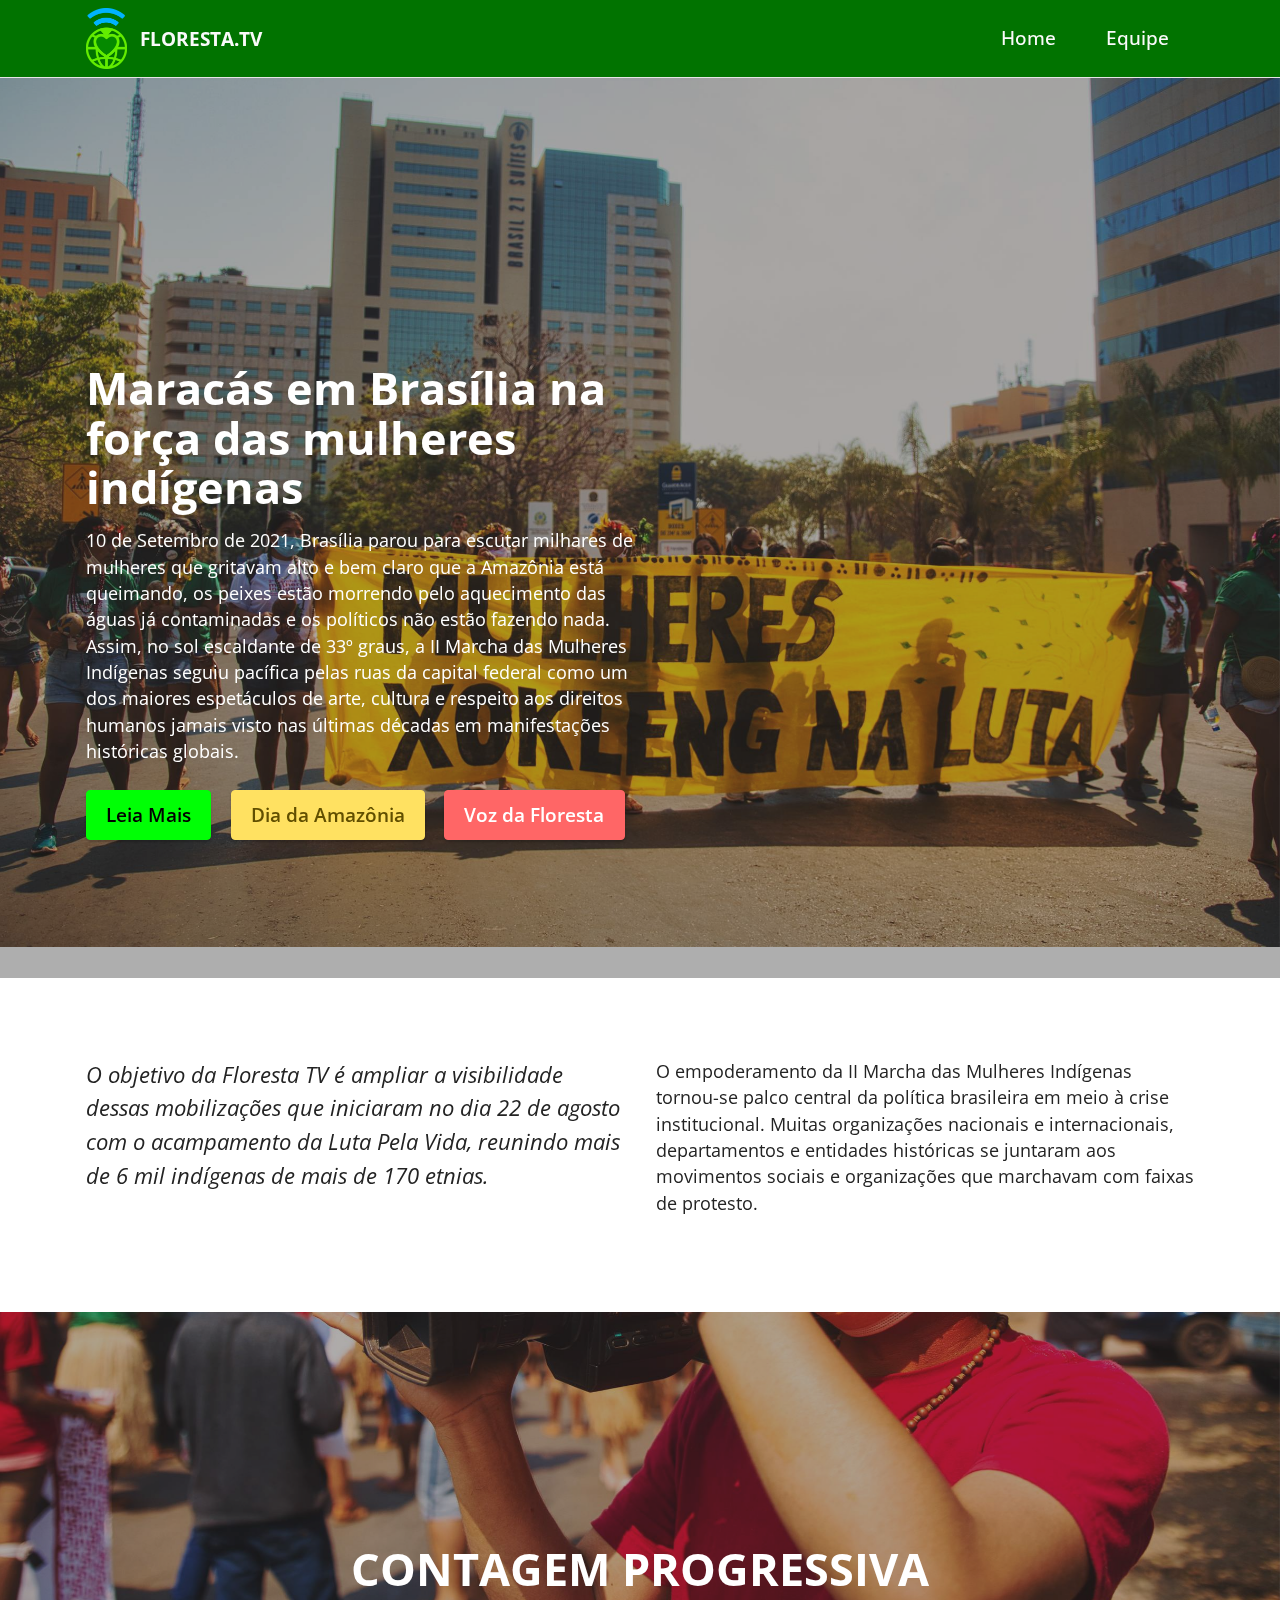
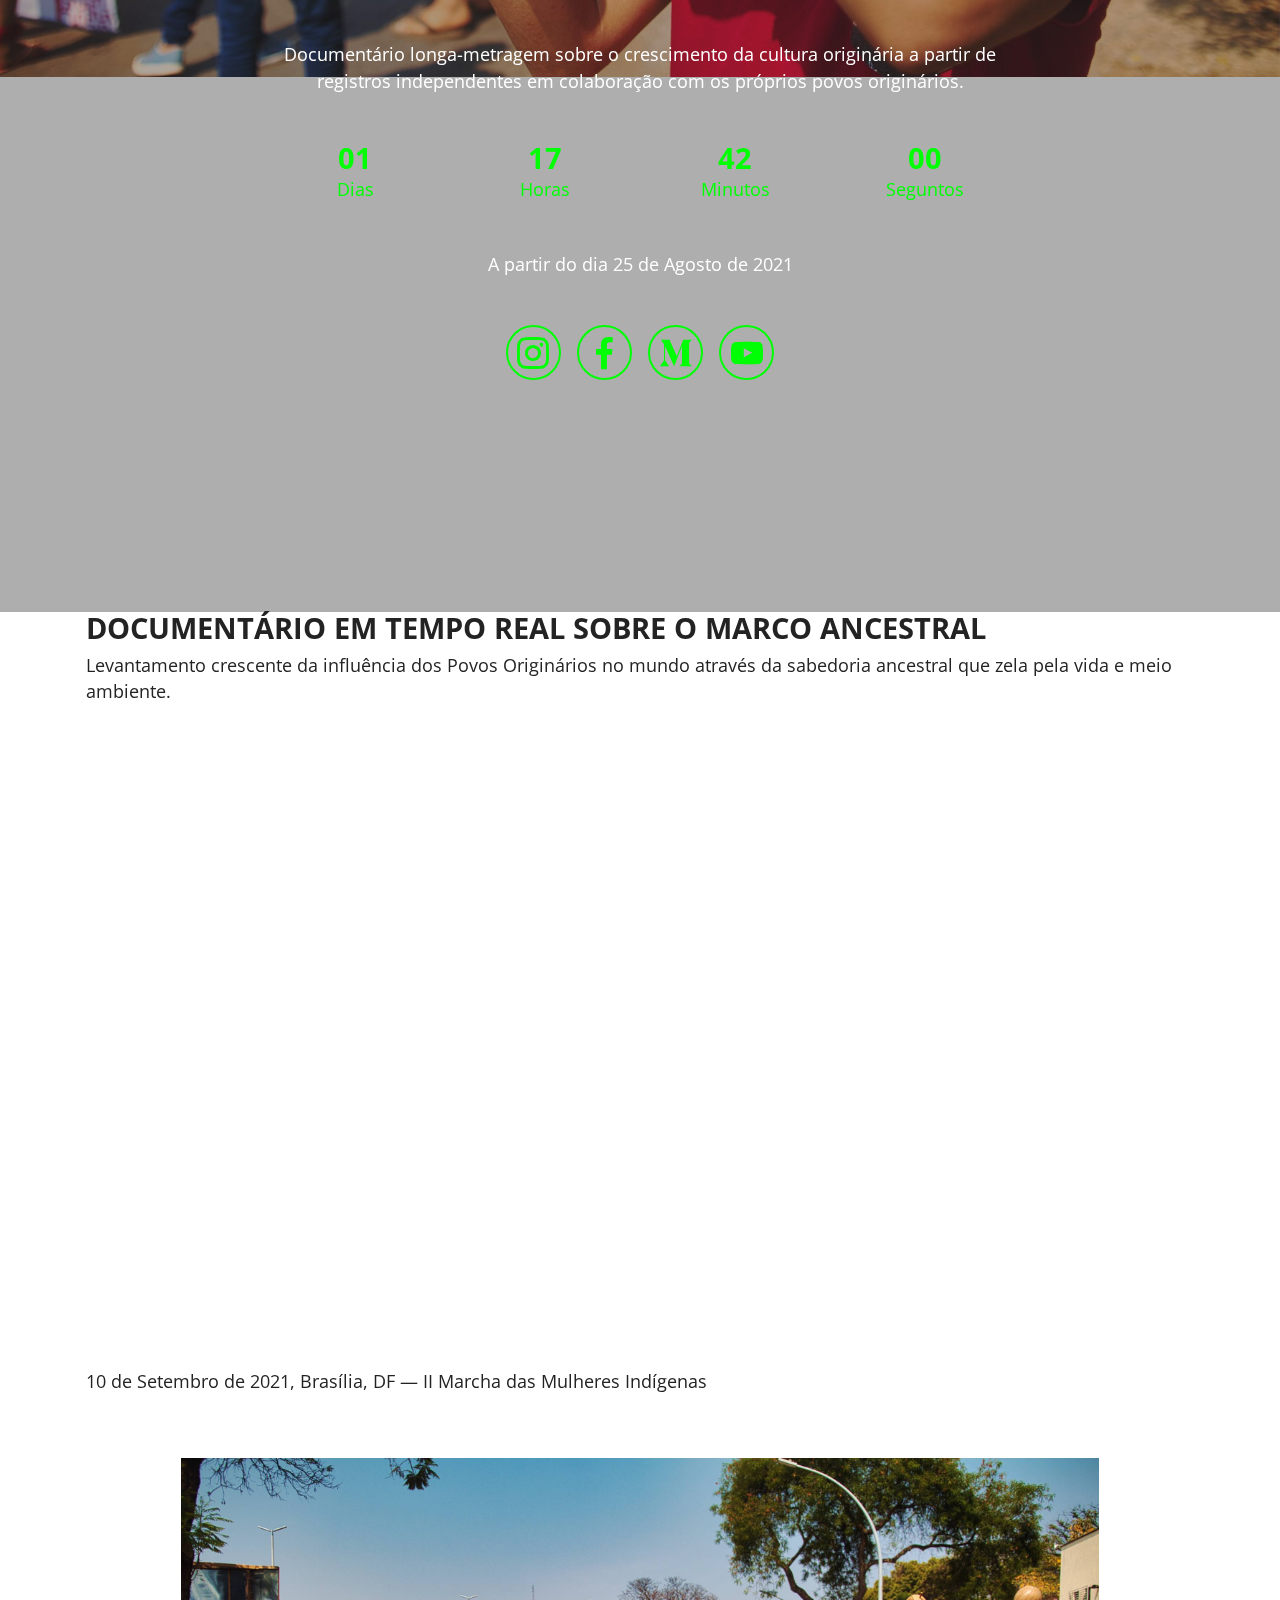
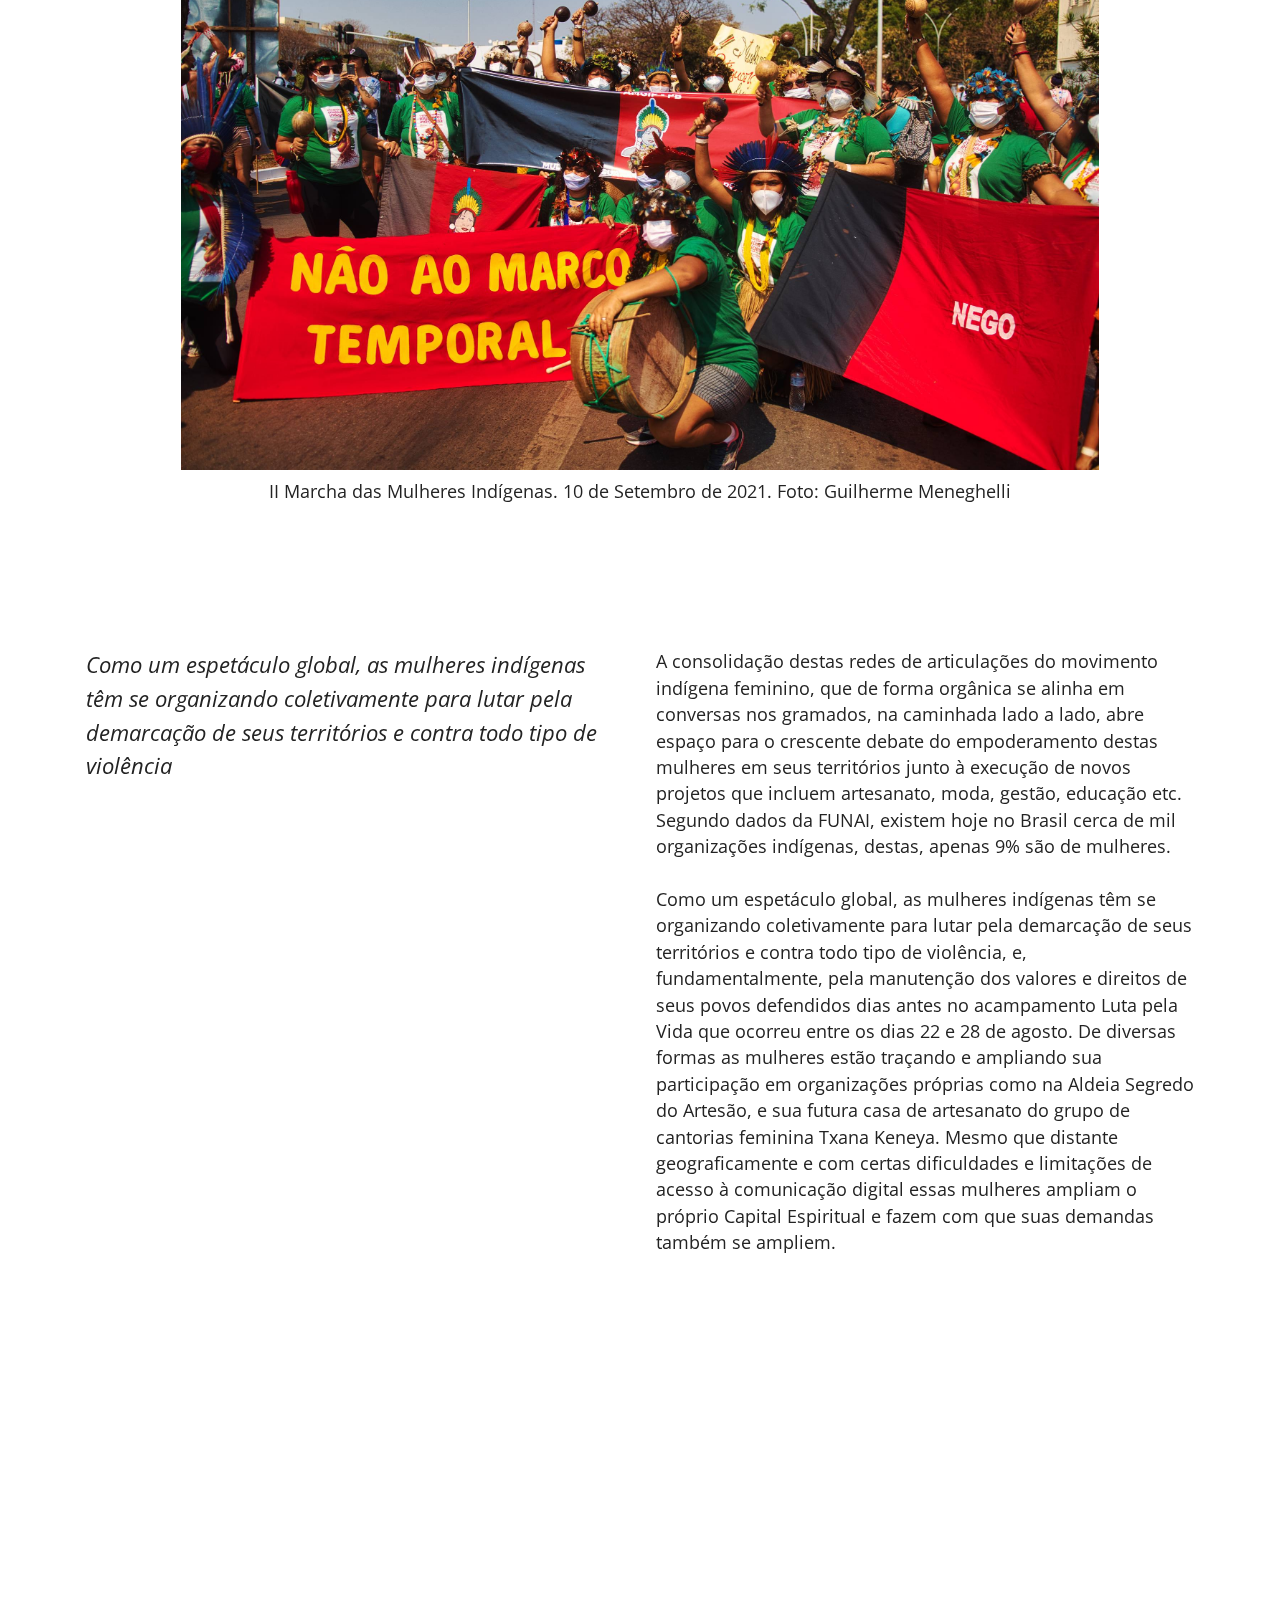
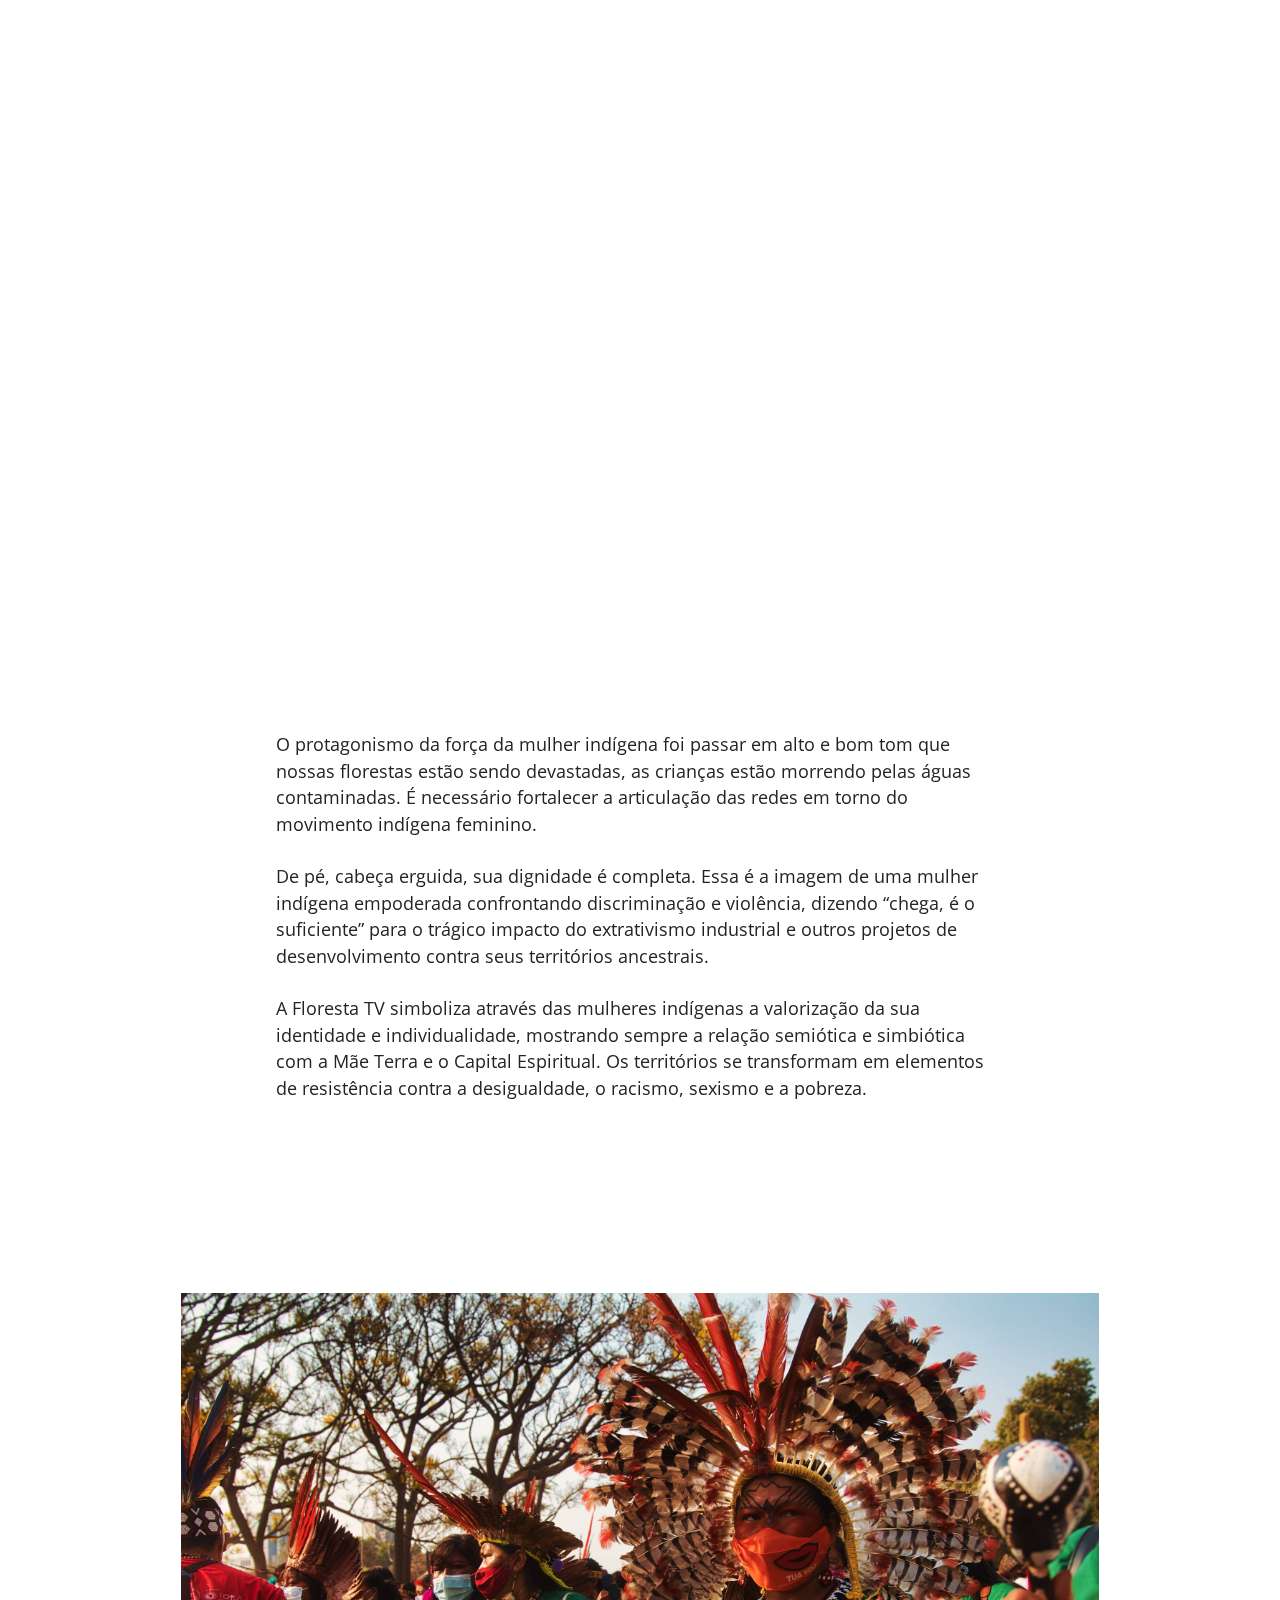
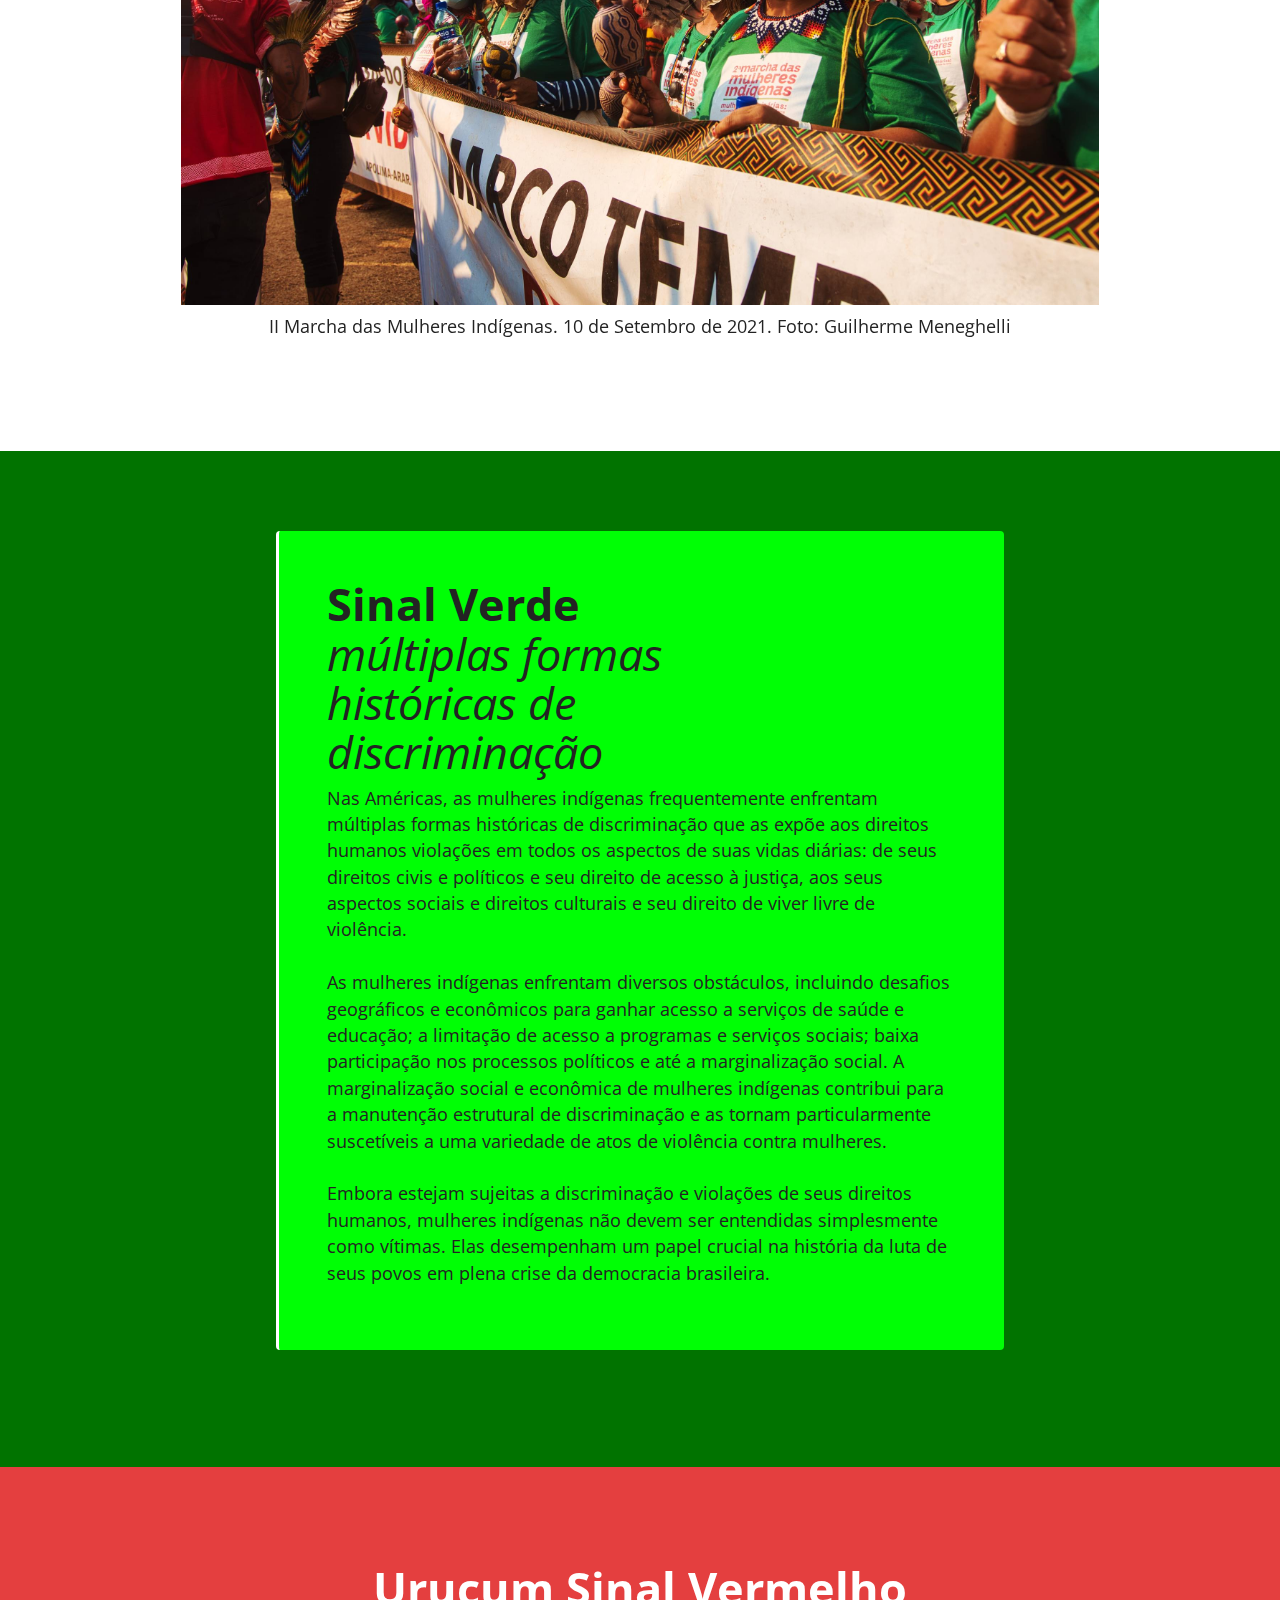
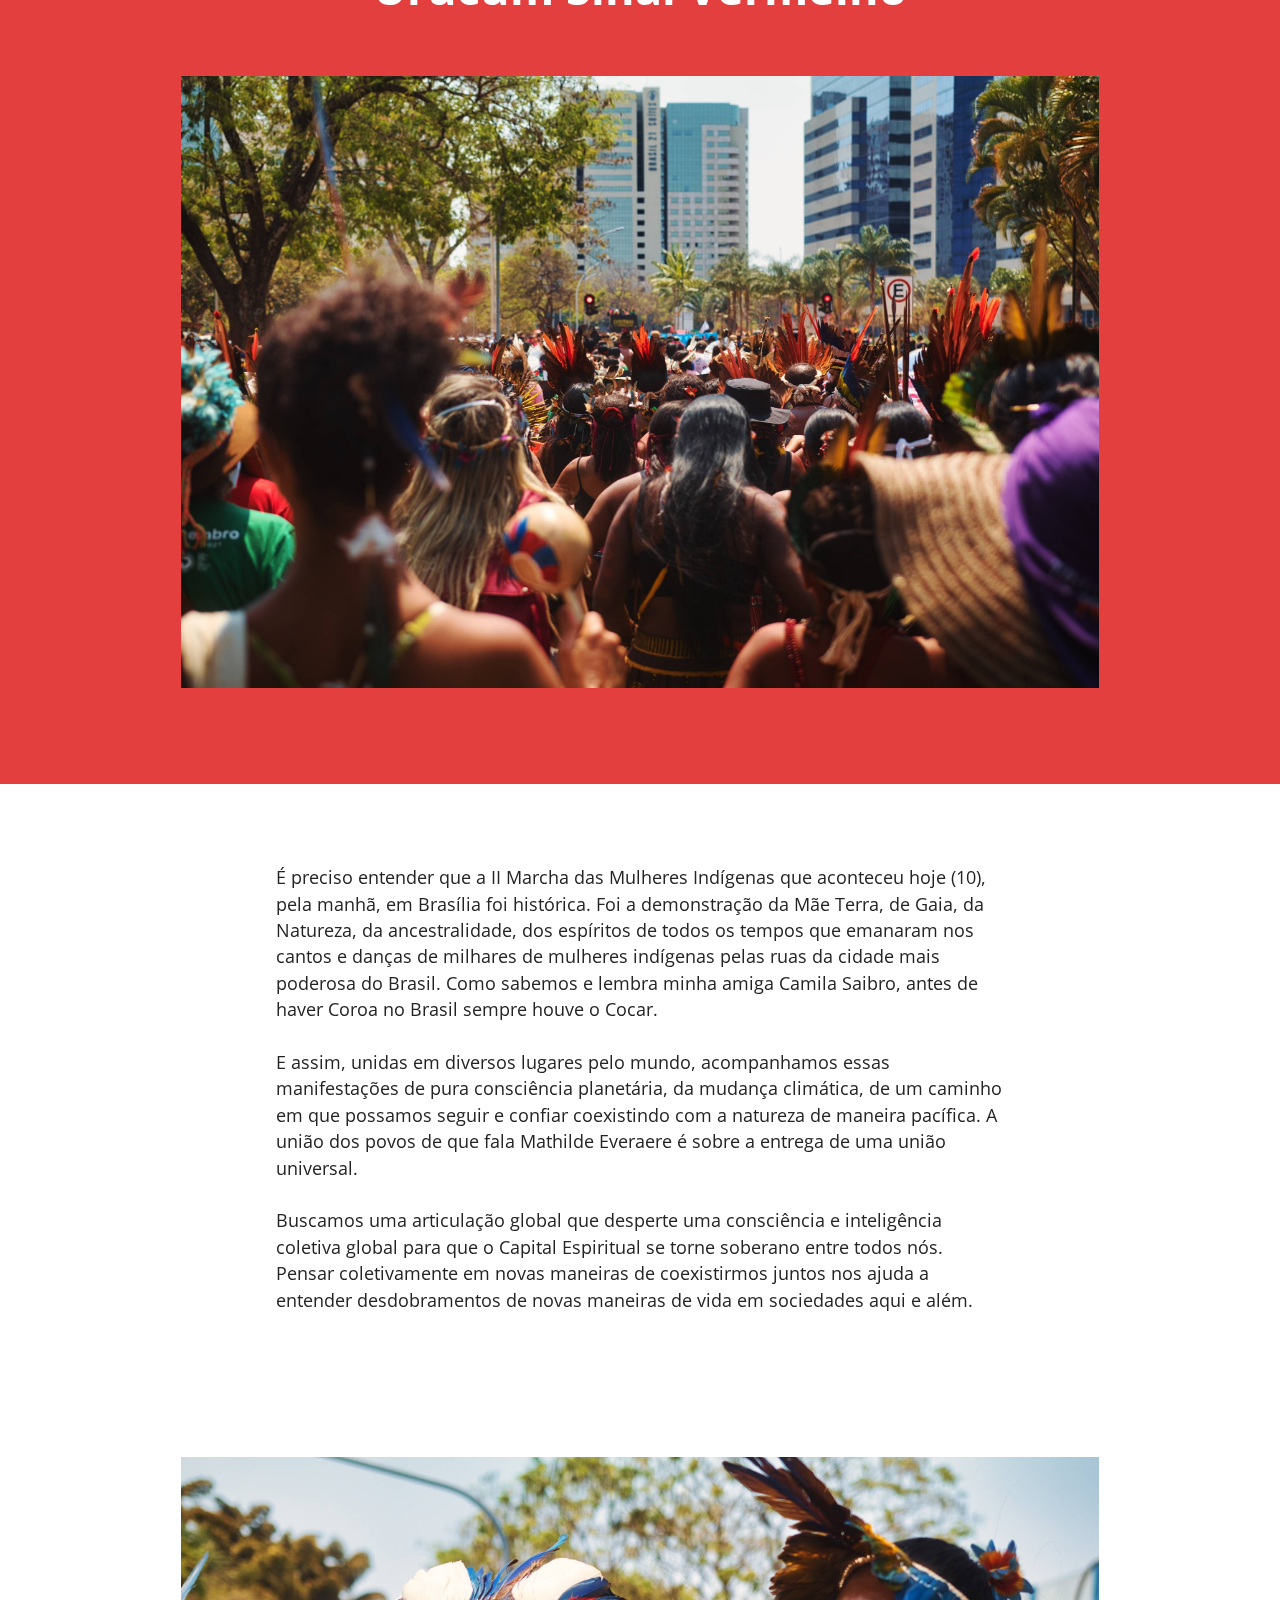
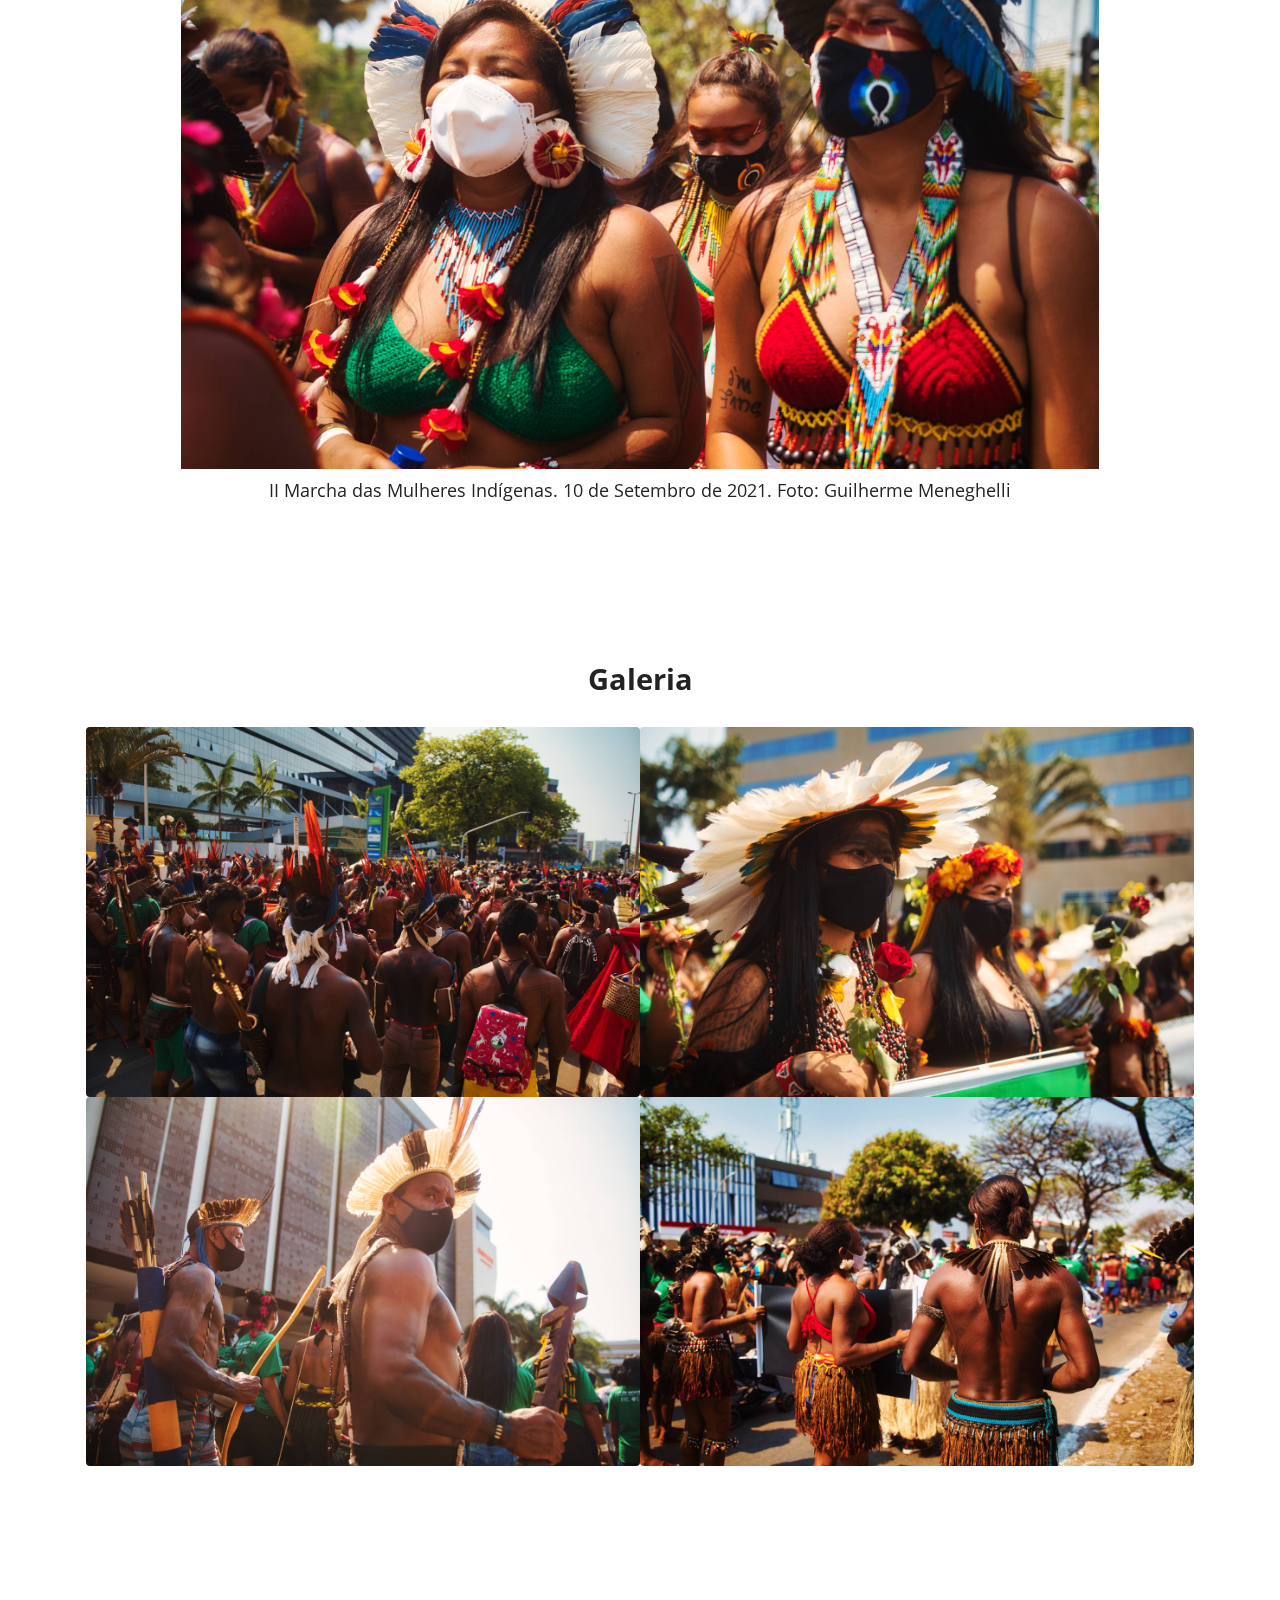
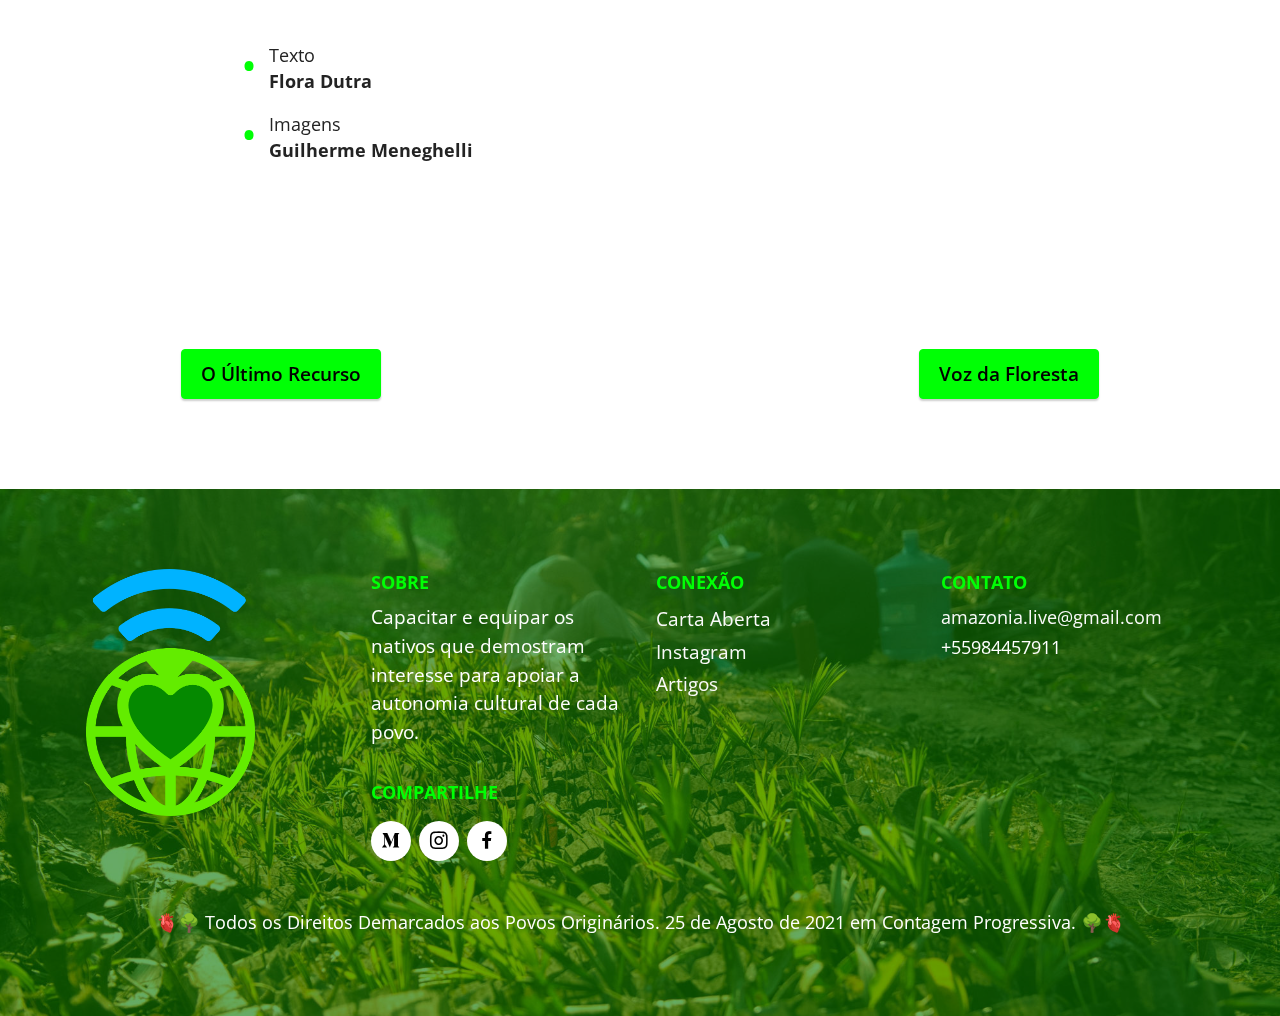
<file: index.html>
<!DOCTYPE html>
<html  >
<head>
  
  <meta charset="UTF-8">
  <meta http-equiv="X-UA-Compatible" content="IE=edge">
  
  <meta name="twitter:card" content="summary_large_image"/>
  <meta name="twitter:image:src" content="assets/images/index-meta.jpeg">
  <meta property="og:image" content="assets/images/index-meta.jpeg">
  <meta name="twitter:title" content="Maracá em Brasília na força das mulheres indígenas — Floresta.TV">
  <meta name="viewport" content="width=device-width, initial-scale=1, minimum-scale=1">
  <link rel="shortcut icon" href="assets/images/floresta-tv-quadrado-128x128-1.png" type="image/x-icon">
  <meta name="description" content="Brasília parou para escutar milhares de mulheres que gritavam alto e bem claro que a Amazônia está queimando, os peixes estão morrendo pelo aquecimento das águas já contaminadas e os políticos não estão fazendo nada.  Assim, no sol escaldante de 33º graus, a II Marcha das Mulheres Indígenas seguiu pacífica pelas ruas da capital federal como um dos maiores espetáculos de arte, cultura e respeito aos direitos humanos jamais visto nas últimas décadas em manifestações históricas globais.">
  
  
  <title>Maracás em Brasília na força das mulheres indígenas — Floresta.TV</title>
  <link rel="stylesheet" href="assets/bootstrap/css/bootstrap.min.css">
  <link rel="stylesheet" href="assets/bootstrap/css/bootstrap-grid.min.css">
  <link rel="stylesheet" href="assets/bootstrap/css/bootstrap-reboot.min.css">
  <link rel="stylesheet" href="assets/parallax/jarallax.css">
  <link rel="stylesheet" href="assets/dropdown/css/style.css">
  <link rel="stylesheet" href="assets/socicon/css/styles.css">
  <link rel="stylesheet" href="assets/theme/css/style.css">
  <link rel="preload" href="https://fonts.googleapis.com/css?family=Open+Sans:300,300i,400,400i,600,600i,700,700i,800,800i&display=swap" as="style" onload="this.onload=null;this.rel='stylesheet'">
  <noscript><link rel="stylesheet" href="https://fonts.googleapis.com/css?family=Open+Sans:300,300i,400,400i,600,600i,700,700i,800,800i&display=swap"></noscript>
  <link rel="preload" as="style" href="assets/mobirise/css/mbr-additional.css"><link rel="stylesheet" href="assets/mobirise/css/mbr-additional.css" type="text/css">
  
  
    <!-- Global site tag (gtag.js) - Google Analytics -->
<script async src="https://www.googletagmanager.com/gtag/js?id=G-87SZ1PJH34"></script>
<script>
  window.dataLayer = window.dataLayer || [];
  function gtag(){dataLayer.push(arguments);}
  gtag('js', new Date());

  gtag('config', 'G-87SZ1PJH34');
</script>
  

</head>
<body>
  
  <section data-bs-version="5.1" class="menu cid-s48OLK6784" once="menu" id="menu1-4y">
    
    <nav class="navbar navbar-dropdown navbar-expand-lg">
        <div class="container">
            <div class="navbar-brand">
                <span class="navbar-logo">
                    <a href="#">
                        <img src="assets/images/floresta-tv-2.png" alt="" style="height: 3.8rem;">
                    </a>
                </span>
                <span class="navbar-caption-wrap"><a class="navbar-caption text-white text-primary display-4" href="index.html">FLORESTA.TV</a></span>
            </div>
            <button class="navbar-toggler" type="button" data-toggle="collapse" data-bs-toggle="collapse" data-target="#navbarSupportedContent" data-bs-target="#navbarSupportedContent" aria-controls="navbarNavAltMarkup" aria-expanded="false" aria-label="Toggle navigation">
                <div class="hamburger">
                    <span></span>
                    <span></span>
                    <span></span>
                    <span></span>
                </div>
            </button>
            <div class="collapse navbar-collapse" id="navbarSupportedContent">
                <ul class="navbar-nav nav-dropdown nav-right" data-app-modern-menu="true"><li class="nav-item"><a class="nav-link link text-white text-primary display-4" href="index.html">Home</a></li><li class="nav-item"><a class="nav-link link text-white text-primary display-4" href="equipe.html">Equipe</a></li></ul>
                
                
            </div>
        </div>
    </nav>

</section>

<section data-bs-version="5.1" class="header4 cid-sIE2A8p4oe mbr-fullscreen mbr-parallax-background" id="header4-58">

    
    <div class="mbr-overlay"></div>
    <div class="container">
        <div class="row">
            <div class="content-wrap">
                <h1 class="mbr-section-title mbr-fonts-style mbr-white mb-3 display-1"><strong>Maracás em Brasília na força das mulheres indígenas</strong></h1>
                
                <p class="mbr-fonts-style mbr-text mbr-white mb-3 display-7">10 de Setembro de 2021, Brasília parou para escutar milhares de mulheres que gritavam alto e bem claro que a Amazônia está queimando, os peixes estão morrendo pelo aquecimento das águas já contaminadas e os políticos não estão fazendo nada.  Assim, no sol escaldante de 33º graus, a II Marcha das Mulheres Indígenas seguiu pacífica pelas ruas da capital federal como um dos maiores espetáculos de arte, cultura e respeito aos direitos humanos jamais visto nas últimas décadas em manifestações históricas globais. 
                </p>

                <div class="mbr-section-btn"><a class="btn btn-primary display-4" href="index.html#content10-59">Leia Mais</a> <a class="btn btn-warning display-4" href="dia-da-amazonia.html">Dia da Amazônia</a> <a class="btn btn-secondary display-4" href="voz-da-floresta.html">Voz da Floresta</a></div>
            </div>
        </div>
    </div>
</section>

<section data-bs-version="5.1" class="content10 cid-sIE3aAGZPv" id="content10-59">
    
    <div class="container">
        <div class="row justify-content-center">
            <div class="col-12 col-md">
                
                <h6 class="mbr-section-subtitle mbr-fonts-style mb-4 display-5"><em>O objetivo da Floresta TV é ampliar a visibilidade dessas mobilizações que iniciaram no dia 22 de agosto com o acampamento da Luta Pela Vida, reunindo mais de 6 mil indígenas de mais de 170 etnias.&nbsp;</em></h6>
            </div>
            <div class="col-md-12 col-lg-6">
                <p class="mbr-text mbr-fonts-style display-7">O empoderamento da II Marcha das Mulheres Indígenas tornou-se palco central da política brasileira em meio à crise institucional. Muitas organizações nacionais e internacionais, departamentos e entidades históricas se juntaram aos movimentos sociais e organizações que marchavam com faixas de protesto.</p>
            </div>
        </div>
    </div>
</section>

<section data-bs-version="5.1" class="countdown4 cid-sIE1ZQkHOj mbr-fullscreen mbr-parallax-background" id="countdown4-50">
    
    <div class="mbr-overlay" style="opacity: 0.4; background-color: rgb(53, 53, 53);">
    </div>
    <div class="container">
        <div class="row justify-content-center">
            <div class="col-lg-8">
                <h3 class="mbr-section-title mb-5 align-center mbr-fonts-style display-1">
                    <strong>CONTAGEM PROGRESSIVA</strong></h3>
                <h4 class="mbr-section-subtitle mb-5 align-center mbr-fonts-style display-7">Documentário longa-metragem sobre o crescimento da cultura originária a partir de registros independentes em colaboração com os próprios povos originários.</h4>
                <div class="countdown-cont align-center mb-5">
                    <div class="daysCountdown col-xs-3 col-sm-3 col-md-3" title="Dias"></div>
                    <div class="hoursCountdown col-xs-3 col-sm-3 col-md-3" title="Horas"></div>
                    <div class="minutesCountdown col-xs-3 col-sm-3 col-md-3" title="Minutos"></div>
                    <div class="secondsCountdown col-xs-3 col-sm-3 col-md-3" title="Seguntos"></div>
                    <div class="countdown" data-due-date="2021/08/25"></div>
                </div>
                <p class="mbr-text mb-5 align-center mbr-fonts-style display-7">A partir do dia 25 de Agosto de 2021</p>
                <div class="icons-menu row justify-content-center display-7">
                    
                    
                    
                    
                <div class="soc-item col-auto">
                        <a href="https://instagram.com/florestatv" target="_blank" class="social__link">
                            <span class="mbr-iconfont socicon-instagram socicon"></span>
                        </a>
                    </div><div class="soc-item col-auto">
                        <a href="https://facebook.com/florestatv" target="_blank" class="social__link">
                            <span class="mbr-iconfont socicon-facebook socicon"></span>
                        </a>
                    </div><div class="soc-item col-auto">
                        <a href="http://medium.com/florestatv" target="_blank" class="social__link">
                            <span class="mbr-iconfont socicon-medium socicon"></span>
                        </a>
                    </div><div class="soc-item col-auto">
                        <a href="https://youtube.com/recnplay" target="_blank" class="social__link">
                            <span class="mbr-iconfont socicon-youtube socicon"></span>
                        </a>
                    </div></div>
                
            </div>
        </div>
    </div>
</section>

<section data-bs-version="5.1" class="video2 cid-sIPvr0qXGo" id="video2-5h">
    
    
    <div class="container">
        <div class="mbr-section-head">
            <h4 class="mbr-section-title mbr-fonts-style mb-0 display-2"><strong>DOCUMENTÁRIO EM TEMPO REAL SOBRE O MARCO ANCESTRAL</strong></h4>
            <h5 class="mbr-section-subtitle mbr-fonts-style mb-0 mt-2 display-7">Levantamento crescente da influência dos Povos Originários no mundo através da sabedoria ancestral que zela pela vida e meio ambiente.</h5>
        </div>
        <div class="row justify-content-center mt-4">
            <div class="col-12 col-md-12 video-block">
                <div class="video-wrapper"><iframe class="mbr-embedded-video" src="https://www.youtube.com/embed/Q_yIh9lwIWc?rel=0&amp;amp;showinfo=0&amp;autoplay=0&amp;loop=0" width="1280" height="720" frameborder="0" allowfullscreen></iframe></div>
                <p class="mbr-text pt-2 mbr-fonts-style display-7">10 de Setembro de 2021, Brasília, DF — II Marcha das Mulheres Indígenas&nbsp;</p>
            </div>
        </div>
    </div>
</section>

<section data-bs-version="5.1" class="image3 cid-sIE28w8ORe" id="image3-55">
    

    

    <div class="container">
        <div class="row justify-content-center">
            <div class="col-12 col-lg-10">
                <div class="image-wrapper">
                    <img src="assets/images/mg-1369-xn.jpg" alt="">
                    <p class="mbr-description mbr-fonts-style mt-2 align-center display-7">II Marcha das Mulheres Indígenas. 10 de Setembro de 2021. Foto: Guilherme Meneghelli</p>
                </div>
            </div>
        </div>
    </div>
</section>

<section data-bs-version="5.1" class="content10 cid-sIE271WeJk" id="content10-54">
    
    <div class="container">
        <div class="row justify-content-center">
            <div class="col-12 col-md">
                
                <h6 class="mbr-section-subtitle mbr-fonts-style mb-4 display-5"><em>Como um espetáculo global, as mulheres indígenas têm se organizando coletivamente para lutar pela demarcação de seus territórios e contra todo tipo de violência</em></h6>
            </div>
            <div class="col-md-12 col-lg-6">
                <p class="mbr-text mbr-fonts-style display-7">A consolidação destas redes de articulações do movimento indígena feminino, que de forma orgânica se alinha em conversas nos gramados, na caminhada lado a lado, abre espaço para o crescente debate do empoderamento destas mulheres em seus territórios junto à execução de novos projetos que incluem artesanato, moda, gestão, educação etc. Segundo dados da FUNAI, existem hoje no Brasil cerca de mil organizações indígenas, destas, apenas 9% são de mulheres.<br><br>Como um espetáculo global, as mulheres indígenas têm se organizando coletivamente para lutar pela demarcação de seus territórios e contra todo tipo de violência, e, fundamentalmente, pela manutenção dos valores e direitos de seus povos defendidos dias antes no acampamento Luta pela Vida que ocorreu entre os dias 22 e 28 de agosto. De diversas formas as mulheres estão traçando e ampliando sua participação em organizações próprias como na Aldeia Segredo do Artesão, e sua futura casa de artesanato do grupo de cantorias feminina Txana Keneya. Mesmo que distante geograficamente e com certas dificuldades e limitações de acesso à comunicação digital essas mulheres ampliam o próprio Capital Espiritual e fazem com que suas demandas também se ampliem.&nbsp;<br> </p>
            </div>
        </div>
    </div>
</section>

<section data-bs-version="5.1" class="header4 cid-sIE6ymfAWN mbr-fullscreen mbr-parallax-background" id="header4-5g">

    
    
    <div class="container-fluid">
        <div class="row">
            <div class="content-wrap">
                
                
                

                
            </div>
        </div>
    </div>
</section>

<section data-bs-version="5.1" class="content5 cid-sIE22SnT9Q" id="content5-51">
    
    <div class="container">
        <div class="row justify-content-center">
            <div class="col-md-12 col-lg-8">
                
                
                <p class="mbr-text mbr-fonts-style display-7">O protagonismo da força da mulher indígena foi passar em alto e bom tom que nossas florestas estão sendo devastadas, as crianças estão morrendo pelas águas contaminadas. É necessário fortalecer a articulação das redes em torno do movimento indígena feminino. <br><br>De pé, cabeça erguida, sua dignidade é completa. Essa é a imagem de uma mulher indígena empoderada confrontando discriminação e violência, dizendo “chega, é o suficiente” para o trágico impacto do extrativismo industrial e outros projetos de desenvolvimento contra seus territórios ancestrais.<br> <br>A Floresta TV simboliza através das mulheres indígenas a valorização da sua identidade e individualidade, mostrando sempre a relação semiótica e simbiótica com a Mãe Terra e o Capital Espiritual. Os territórios se transformam em elementos de resistência contra a desigualdade, o racismo, sexismo e a pobreza.&nbsp;</p>
            </div>
        </div>
    </div>
</section>

<section data-bs-version="5.1" class="image3 cid-sIE4fTl447" id="image3-5a">
    

    

    <div class="container">
        <div class="row justify-content-center">
            <div class="col-12 col-lg-10">
                <div class="image-wrapper">
                    <img src="assets/images/mg-1261-xn.jpg" alt="">
                    <p class="mbr-description mbr-fonts-style mt-2 align-center display-7">
                        II Marcha das Mulheres Indígenas. 10 de Setembro de 2021. Foto: Guilherme Meneghelli</p>
                </div>
            </div>
        </div>
    </div>
</section>

<section data-bs-version="5.1" class="content7 cid-sIE26lGBFU" id="content7-53">
    
    <div class="container">
        <div class="row justify-content-center">
            <div class="col-12 col-md-8">
                <blockquote>
                <h5 class="mbr-section-title mbr-fonts-style mb-2 display-1"><strong>Sinal Verde</strong><br><em>múltiplas formas<br>históricas de<br>discriminação</em></h5>
                <p class="mbr-text mbr-fonts-style display-7">Nas Américas, as mulheres indígenas frequentemente enfrentam múltiplas formas históricas de discriminação que as expõe aos direitos humanos violações em todos os aspectos de suas vidas diárias: de seus direitos civis e políticos e seu direito de acesso à justiça, aos seus aspectos sociais e direitos culturais e seu direito de viver livre de violência.<br><br>As mulheres indígenas enfrentam diversos obstáculos, incluindo desafios geográficos e econômicos para ganhar acesso a serviços de saúde e educação; a limitação de acesso a programas e serviços sociais; baixa participação nos processos políticos e até a marginalização social. A marginalização social e econômica de mulheres indígenas contribui para a manutenção estrutural de discriminação e as tornam particularmente suscetíveis a uma variedade de atos de violência contra mulheres.<br><br>Embora estejam sujeitas a discriminação e violações de seus direitos humanos, mulheres indígenas não devem ser entendidas simplesmente como vítimas. Elas desempenham um papel crucial na história da luta de seus povos em plena crise da democracia brasileira.<br></p></blockquote>
            </div>
        </div>
    </div>
</section>

<section data-bs-version="5.1" class="info1 cid-sIE2aIwI9X" id="info1-56">
    
    
    <div class="align-center container">
        <div class="row justify-content-center">
            <div class="col-12 col-lg-8">
                <h3 class="mbr-section-title mb-4 mbr-fonts-style display-1"><strong>Urucum Sinal Vermelho</strong></h3>
                
                
            </div>
        </div>
    </div>
</section>

<section data-bs-version="5.1" class="image3 cid-sIE2bhmkPJ" id="image3-57">
    

    

    <div class="container">
        <div class="row justify-content-center">
            <div class="col-12 col-lg-10">
                <div class="image-wrapper">
                    <img src="assets/images/mg-1469-xn.jpg" alt="">
                    
                </div>
            </div>
        </div>
    </div>
</section>

<section data-bs-version="5.1" class="content5 cid-sIE5vmKHLt" id="content5-5c">
    
    <div class="container">
        <div class="row justify-content-center">
            <div class="col-md-12 col-lg-8">
                
                
                <p class="mbr-text mbr-fonts-style display-7">É preciso entender que a II Marcha das Mulheres Indígenas que aconteceu hoje (10), pela manhã, em Brasília foi histórica. Foi a demonstração da Mãe Terra, de Gaia, da Natureza, da ancestralidade, dos espíritos de todos os tempos que emanaram nos cantos e danças de milhares de mulheres indígenas pelas ruas da cidade mais poderosa do Brasil. Como sabemos e lembra minha amiga Camila Saibro, antes de haver Coroa no Brasil sempre houve o Cocar.<br><br>E assim, unidas em diversos lugares pelo mundo, acompanhamos essas manifestações de pura consciência planetária, da mudança climática, de um caminho em que possamos seguir e confiar coexistindo com a natureza de maneira pacífica. A união dos povos de que fala Mathilde Everaere é sobre a entrega de uma união universal.<br><br>Buscamos uma articulação global que desperte uma consciência e inteligência coletiva global para que o Capital Espiritual se torne soberano entre todos nós. Pensar coletivamente em novas maneiras de coexistirmos juntos nos ajuda a entender desdobramentos de novas maneiras de vida em sociedades aqui e além.</p>
            </div>
        </div>
    </div>
</section>

<section data-bs-version="5.1" class="image3 cid-sIE5JozcXk" id="image3-5d">
    

    

    <div class="container">
        <div class="row justify-content-center">
            <div class="col-12 col-lg-10">
                <div class="image-wrapper">
                    <img src="assets/images/mg-1463-xn.jpg" alt="">
                    <p class="mbr-description mbr-fonts-style mt-2 align-center display-7">II Marcha das Mulheres Indígenas. 10 de Setembro de 2021. Foto: Guilherme Meneghelli</p>
                </div>
            </div>
        </div>
    </div>
</section>

<section data-bs-version="5.1" class="gallery1 cid-sIE67LwxTo" id="gallery1-5e">
    
    
    <div class="container">
        <div class="mbr-section-head">
            <h4 class="mbr-section-title mbr-fonts-style align-center mb-0 display-2">
                <strong>Galeria</strong></h4>
            
        </div>
        <div class="row mt-4">
            <div class="item features-image сol-12 col-md-6 col-lg-6">
                <div class="item-wrapper">
                    <div class="item-img">
                        <img src="assets/images/mg-1311-xn.jpg" alt="">
                    </div>
                    
                    
                </div>
            </div>
            <div class="item features-image сol-12 col-md-6 col-lg-6">
                <div class="item-wrapper">
                    <div class="item-img">
                        <img src="assets/images/mg-1312-xn.jpg" alt="">
                    </div>
                    
                    
                </div>
            </div>
            <div class="item features-image сol-12 col-md-6 col-lg-6">
                <div class="item-wrapper">
                    <div class="item-img">
                        <img src="assets/images/mg-1321-xn.jpg" alt="">
                    </div>
                    
                    
                </div>
            </div>
            <div class="item features-image сol-12 col-md-6 col-lg-6">
                <div class="item-wrapper">
                    <div class="item-img">
                        <img src="assets/images/mg-1344-xn.jpg" alt="" title="">
                    </div>
                    
                    
                </div>
            </div>
        </div>
    </div>
</section>

<section data-bs-version="5.1" class="content14 cid-sIE6o1cNum" id="content14-5f">
    
    
    
    <div class="container">
        <div class="row justify-content-center">
            <div class="col-md-12 col-lg-9">
                    
                <ul class="list mbr-fonts-style display-7">
                    <li>Texto<br><strong>Flora Dutra</strong></li><li>Imagens<br><strong>Guilherme Meneghelli</strong></li>
                </ul>
            </div>
        </div>
    </div>
</section>

<section data-bs-version="5.1" class="content12 cid-sIE1RRtxoO" id="content12-4z">
    
    <div class="container">
        <div class="row justify-content-center">
            <div class="col-md-12 col-lg-10">
                <div class="mbr-section-btn align-center"><a class="btn btn-primary display-4" href="o-ultimo-recurso.html">O Último Recurso</a>
                    <a class="btn btn-primary display-4" href="voz-da-floresta.html">Voz da Floresta</a></div>
            </div>
        </div>
    </div>
</section>

<section data-bs-version="5.1" class="footer4 cid-sHLW0I0p1a" once="footers" id="footer4-4x">

    
    <div class="mbr-overlay" style="opacity: 0.6; background-color: rgb(1, 115, 0);"></div>
    <div class="container">
        <div class="row mbr-white">
            <div class="col-6 col-lg-3">
                <div class="media-wrap col-md-8 col-12">
                    <a href="#">
                        <img src="assets/images/floresta-tv-2.png" alt="">
                    </a>
                </div>
            </div>
            <div class="col-12 col-md-6 col-lg-3">
                <h5 class="mbr-section-subtitle mbr-fonts-style mb-2 display-7"><strong>SOBRE</strong></h5>
                <p class="mbr-text mbr-fonts-style mb-4 display-4">
                    Capacitar e equipar os nativos que demostram interesse para apoiar a autonomia cultural de cada povo.</p>
                <h5 class="mbr-section-subtitle mbr-fonts-style mb-3 display-7">
                    <strong>COMPARTILHE</strong></h5>
                <div class="social-row display-7">
                    <div class="soc-item">
                        <a href="http://medium.com/florestatv" target="_blank">
                            <span class="mbr-iconfont socicon-medium socicon"></span>
                        </a>
                    </div>
                    <div class="soc-item">
                        <a href="https://www.instagram.com/florestatv/" target="_blank">
                            <span class="mbr-iconfont socicon-instagram socicon"></span>
                        </a>
                    </div>
                    <div class="soc-item">
                        <a href="http://facebook.com/florestatv" target="_blank">
                            <span class="mbr-iconfont socicon-facebook socicon"></span>
                        </a>
                    </div>
                    
                </div>
            </div>
            <div class="col-12 col-md-6 col-lg-3">
                <h5 class="mbr-section-subtitle mbr-fonts-style mb-2 display-7"><strong>CONEXÃO</strong></h5>
                <ul class="list mbr-fonts-style display-4">
                    <li class="mbr-text item-wrap"><a href="https://www.change.org/p/carta-aberta-dos-povos-originários-do-brasil-contagem-progressiva" class="text-white">Carta Aberta</a></li><li class="mbr-text item-wrap"><a href="http://instagram.com/florestatv" class="text-white">Instagram</a></li><li class="mbr-text item-wrap"><a href="http://medium.com/florestatv" class="text-white">Artigos</a></li><li class="mbr-text item-wrap"><br></li>
                </ul>
            </div>
            <div class="col-12 col-md-6 col-lg-3">
                <h5 class="mbr-section-subtitle mbr-fonts-style mb-2 display-7">
                    <strong>CONTATO</strong></h5>
                <ul class="list mbr-fonts-style display-7">
                    <li class="mbr-text item-wrap"><a href="mailto:amazonia.live@gmail.com" class="text-white">amazonia.live@gmail.com</a></li><li class="mbr-text item-wrap">+55984457911</li>
                </ul>
            </div>
            <div class="col-12 mt-4">
                <p class="mbr-text mb-0 mbr-fonts-style copyright align-center display-7">
                    🫀🌳 Todos os Direitos Demarcados aos Povos Originários. 25 de Agosto de 2021 em Contagem Progressiva. 🌳🫀
                </p>
            </div>
        </div>
    </div>
</section>


<script src="assets/bootstrap/js/bootstrap.bundle.min.js"></script>
  <script src="assets/parallax/jarallax.js"></script>
  <script src="assets/smoothscroll/smooth-scroll.js"></script>
  <script src="assets/ytplayer/index.js"></script>
  <script src="assets/countdown/countdown.js"></script>
  <script src="assets/playervimeo/vimeo_player.js"></script>
  <script src="assets/dropdown/js/navbar-dropdown.js"></script>
  <script src="assets/theme/js/script.js"></script>
  
  
  

</body>
</html>
</file>
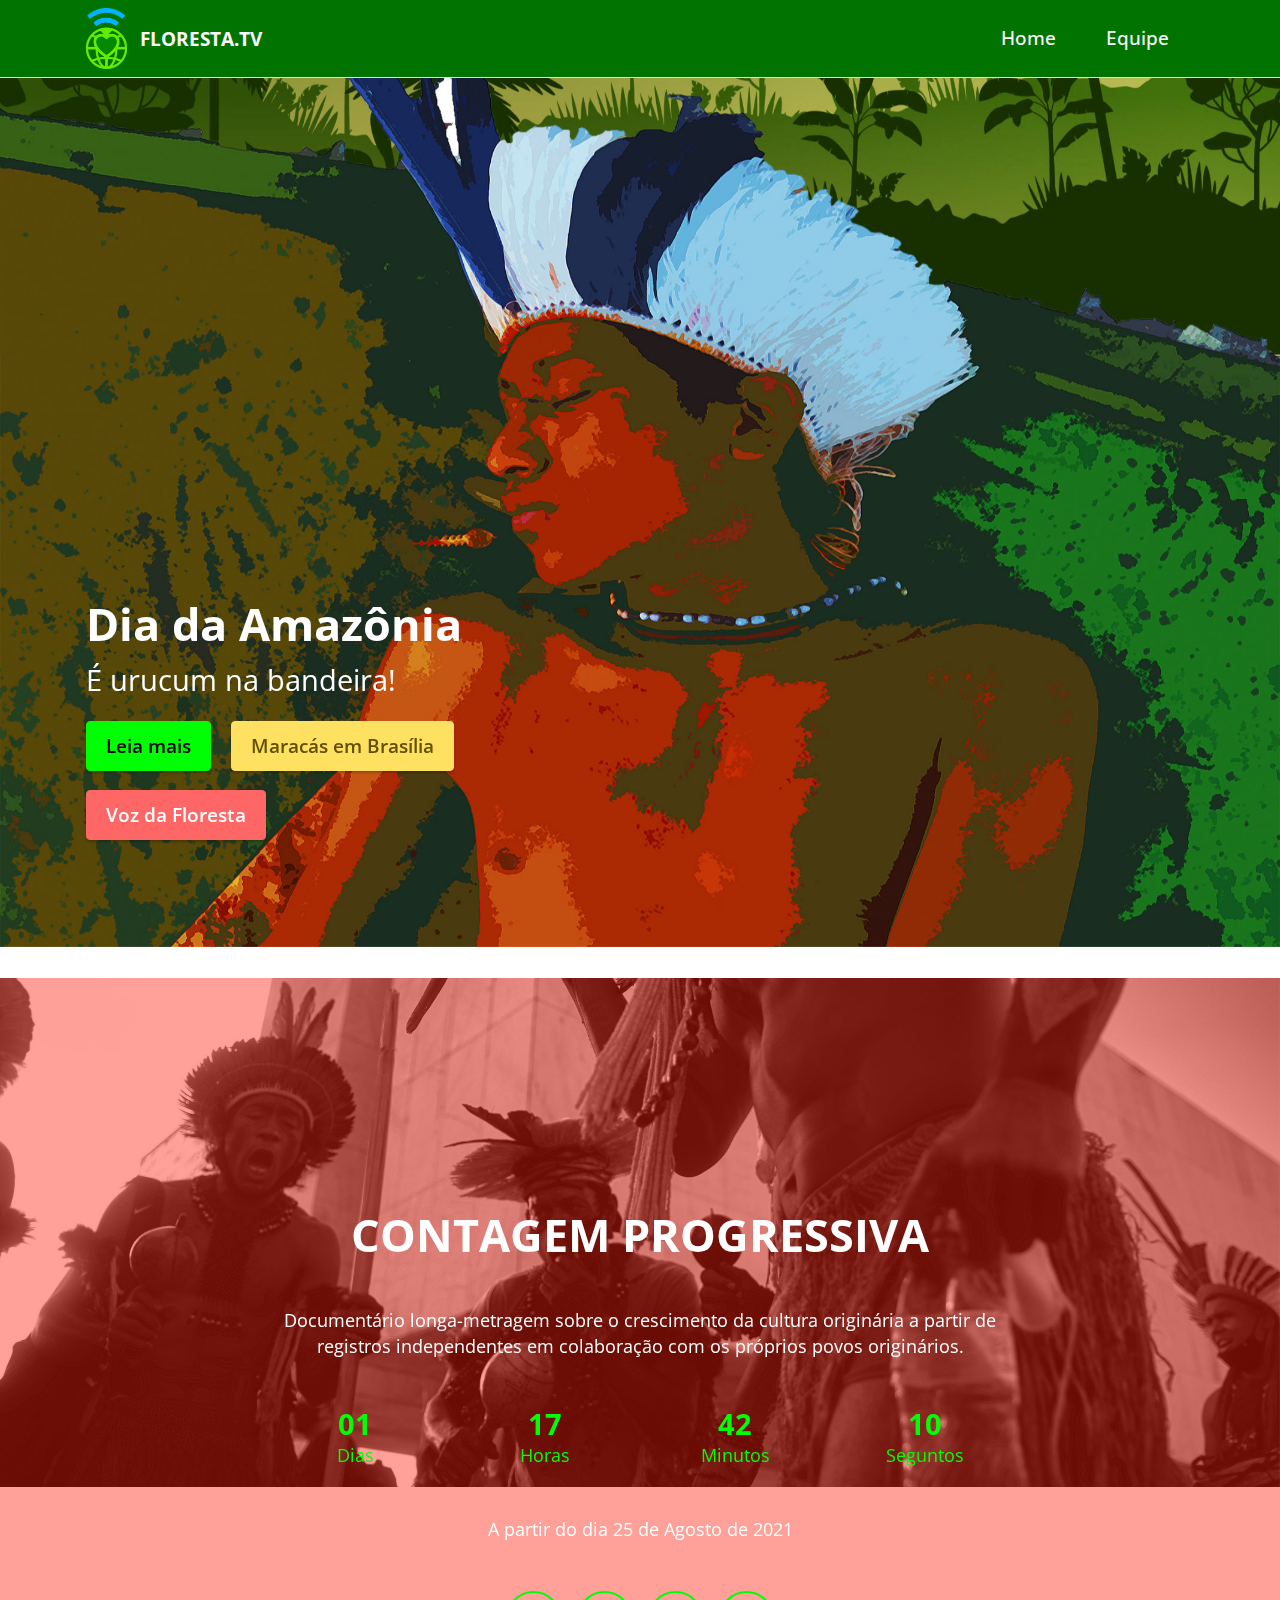
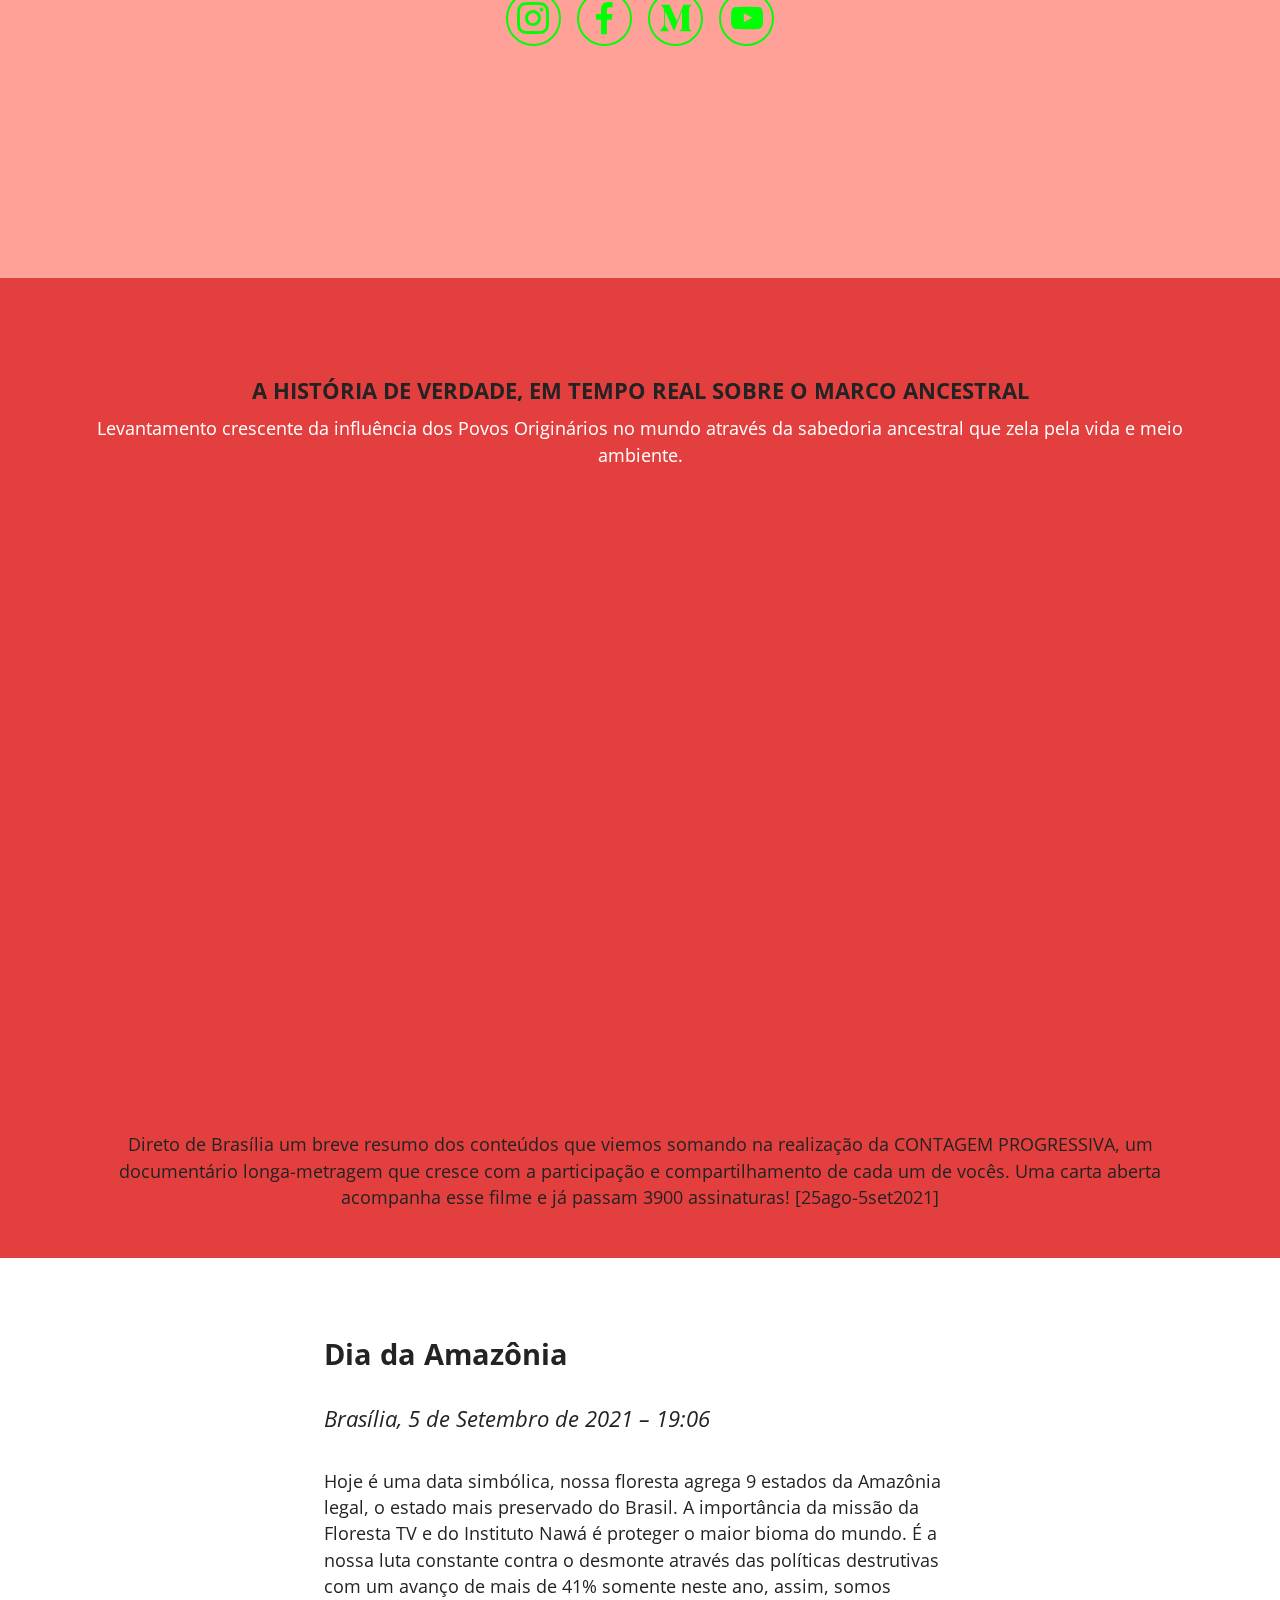
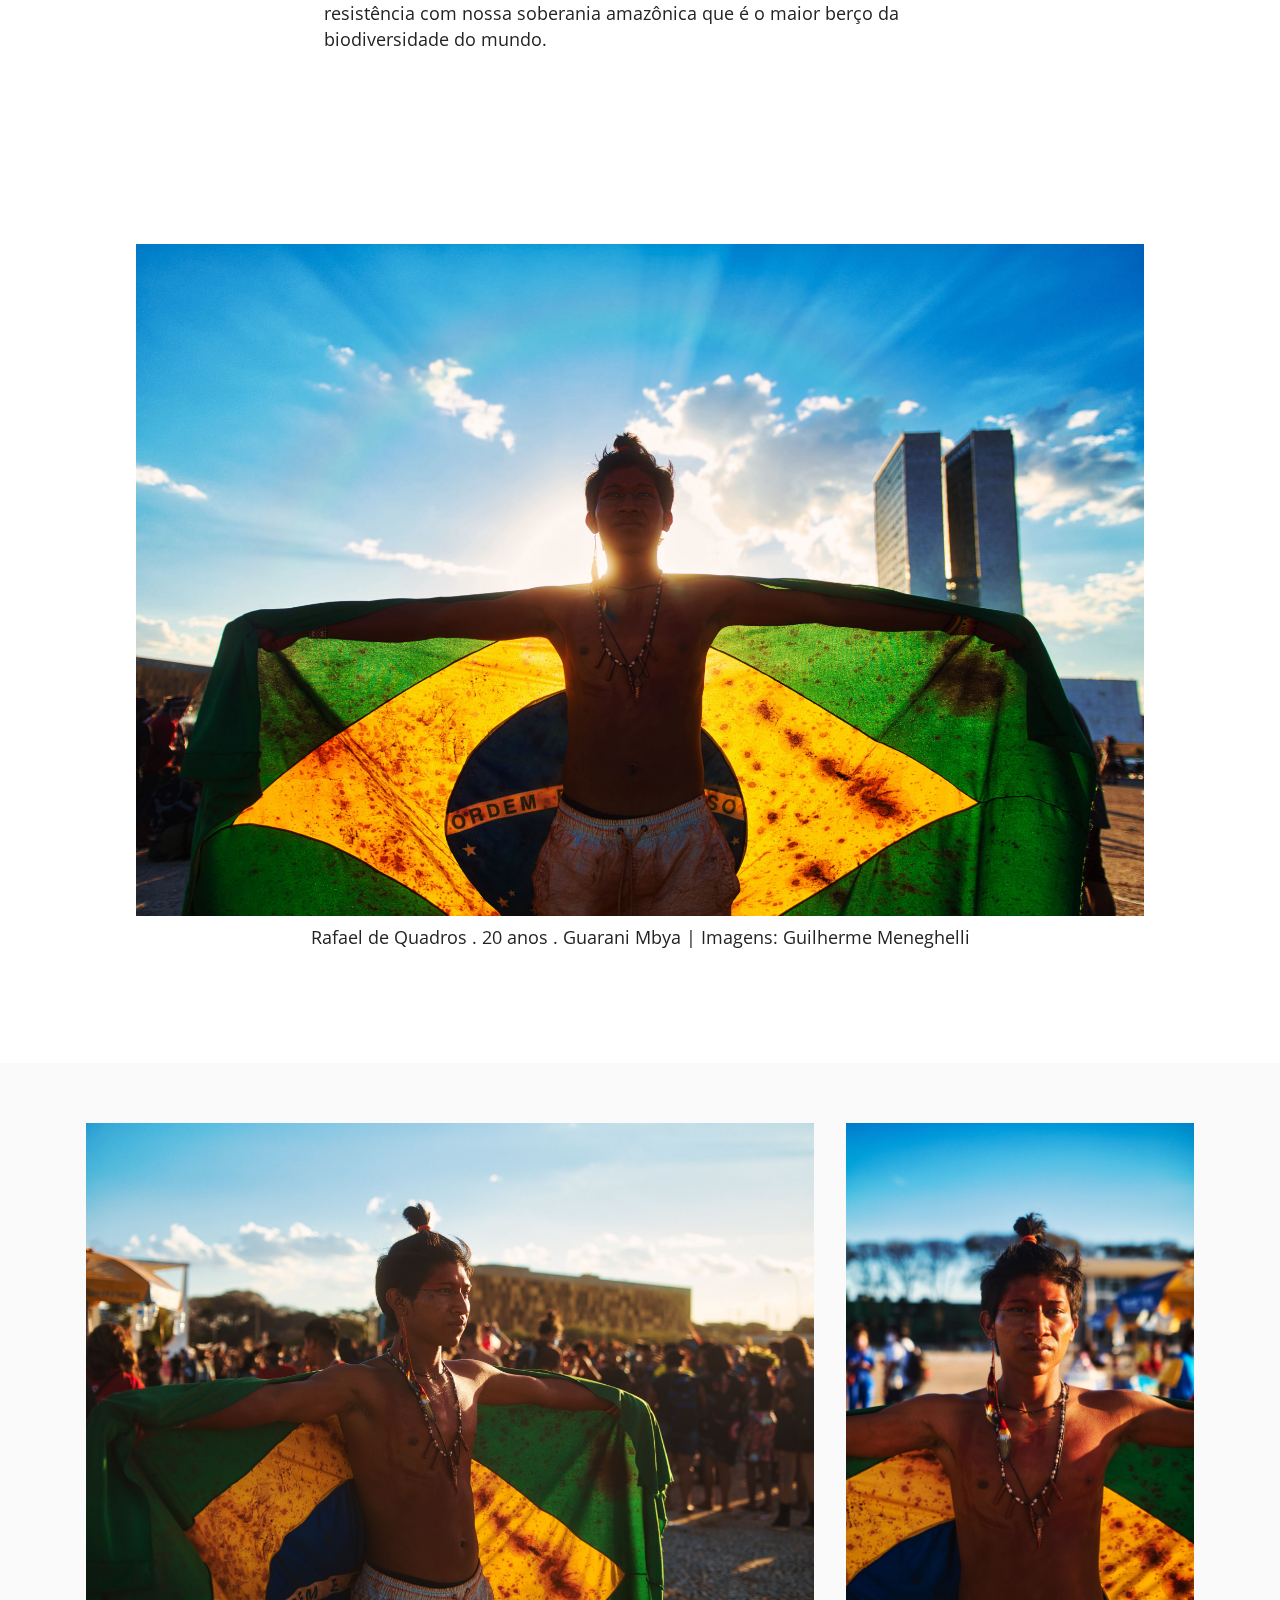
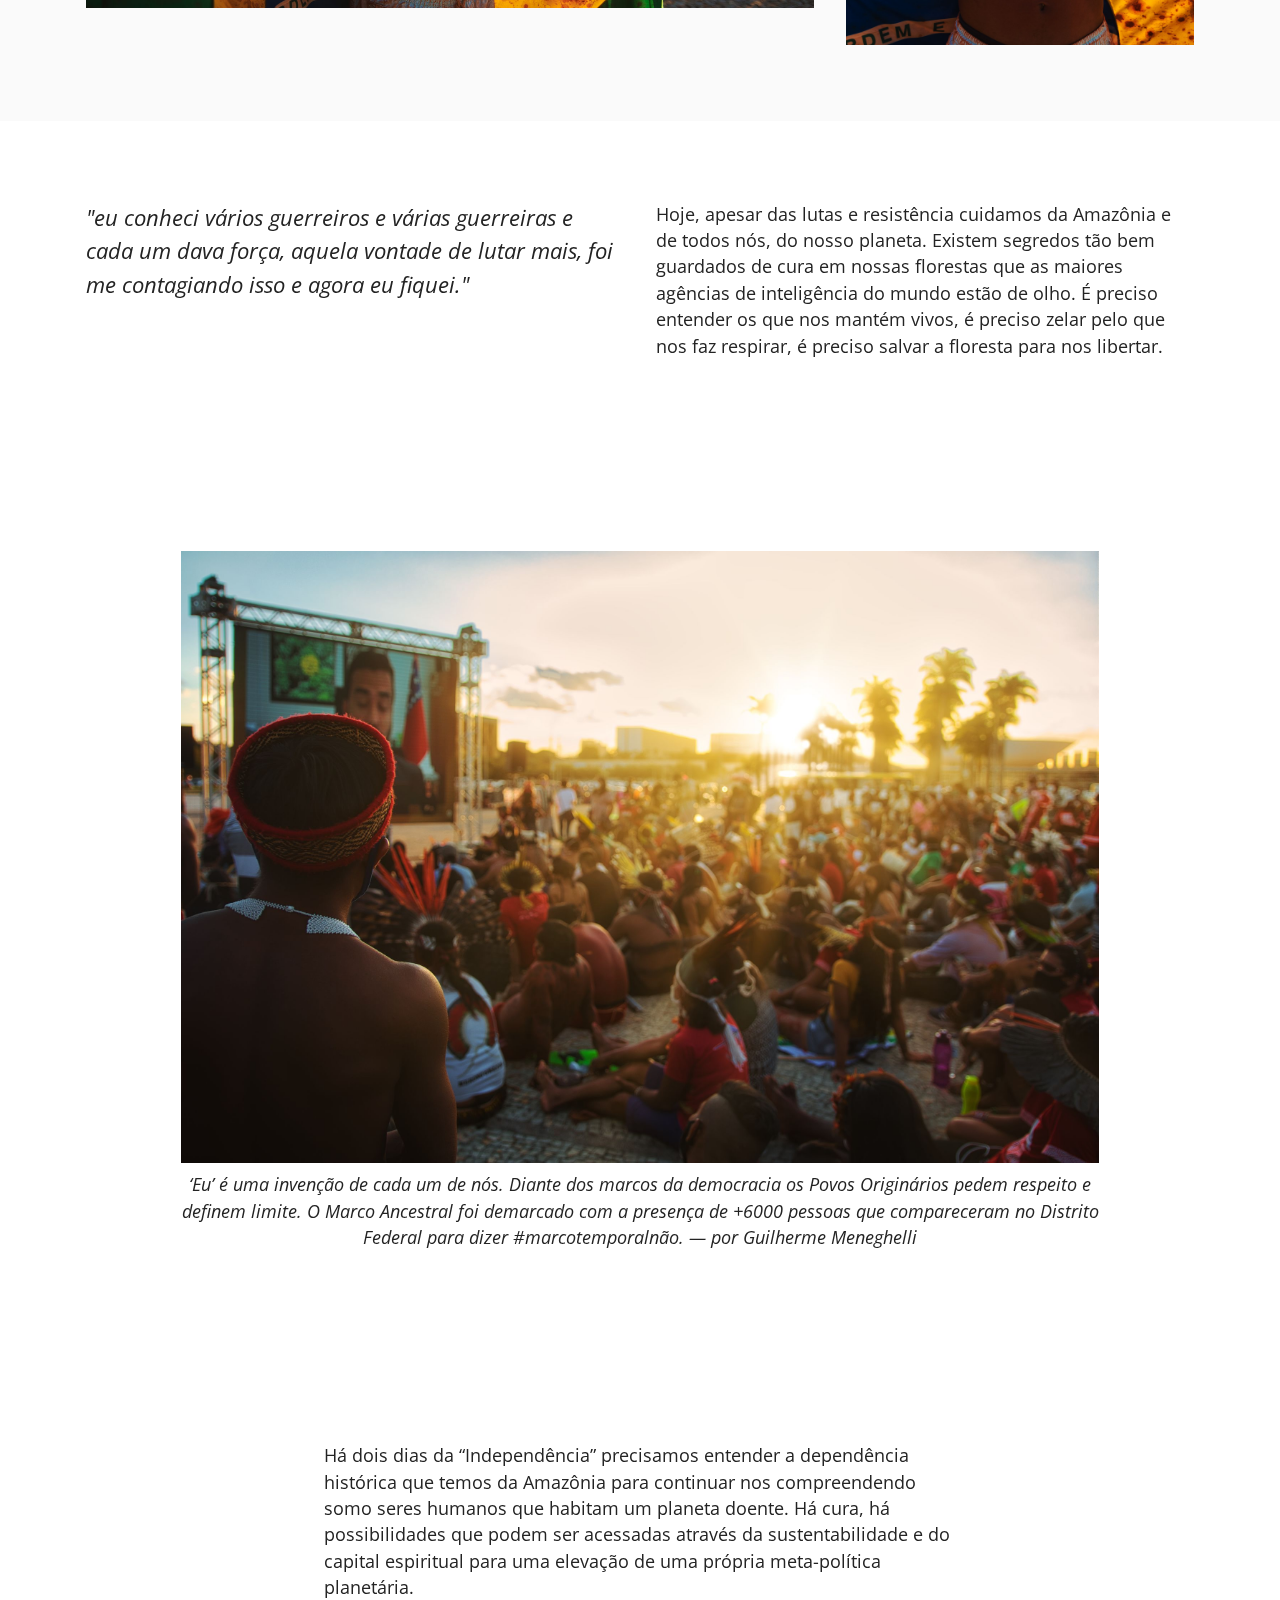
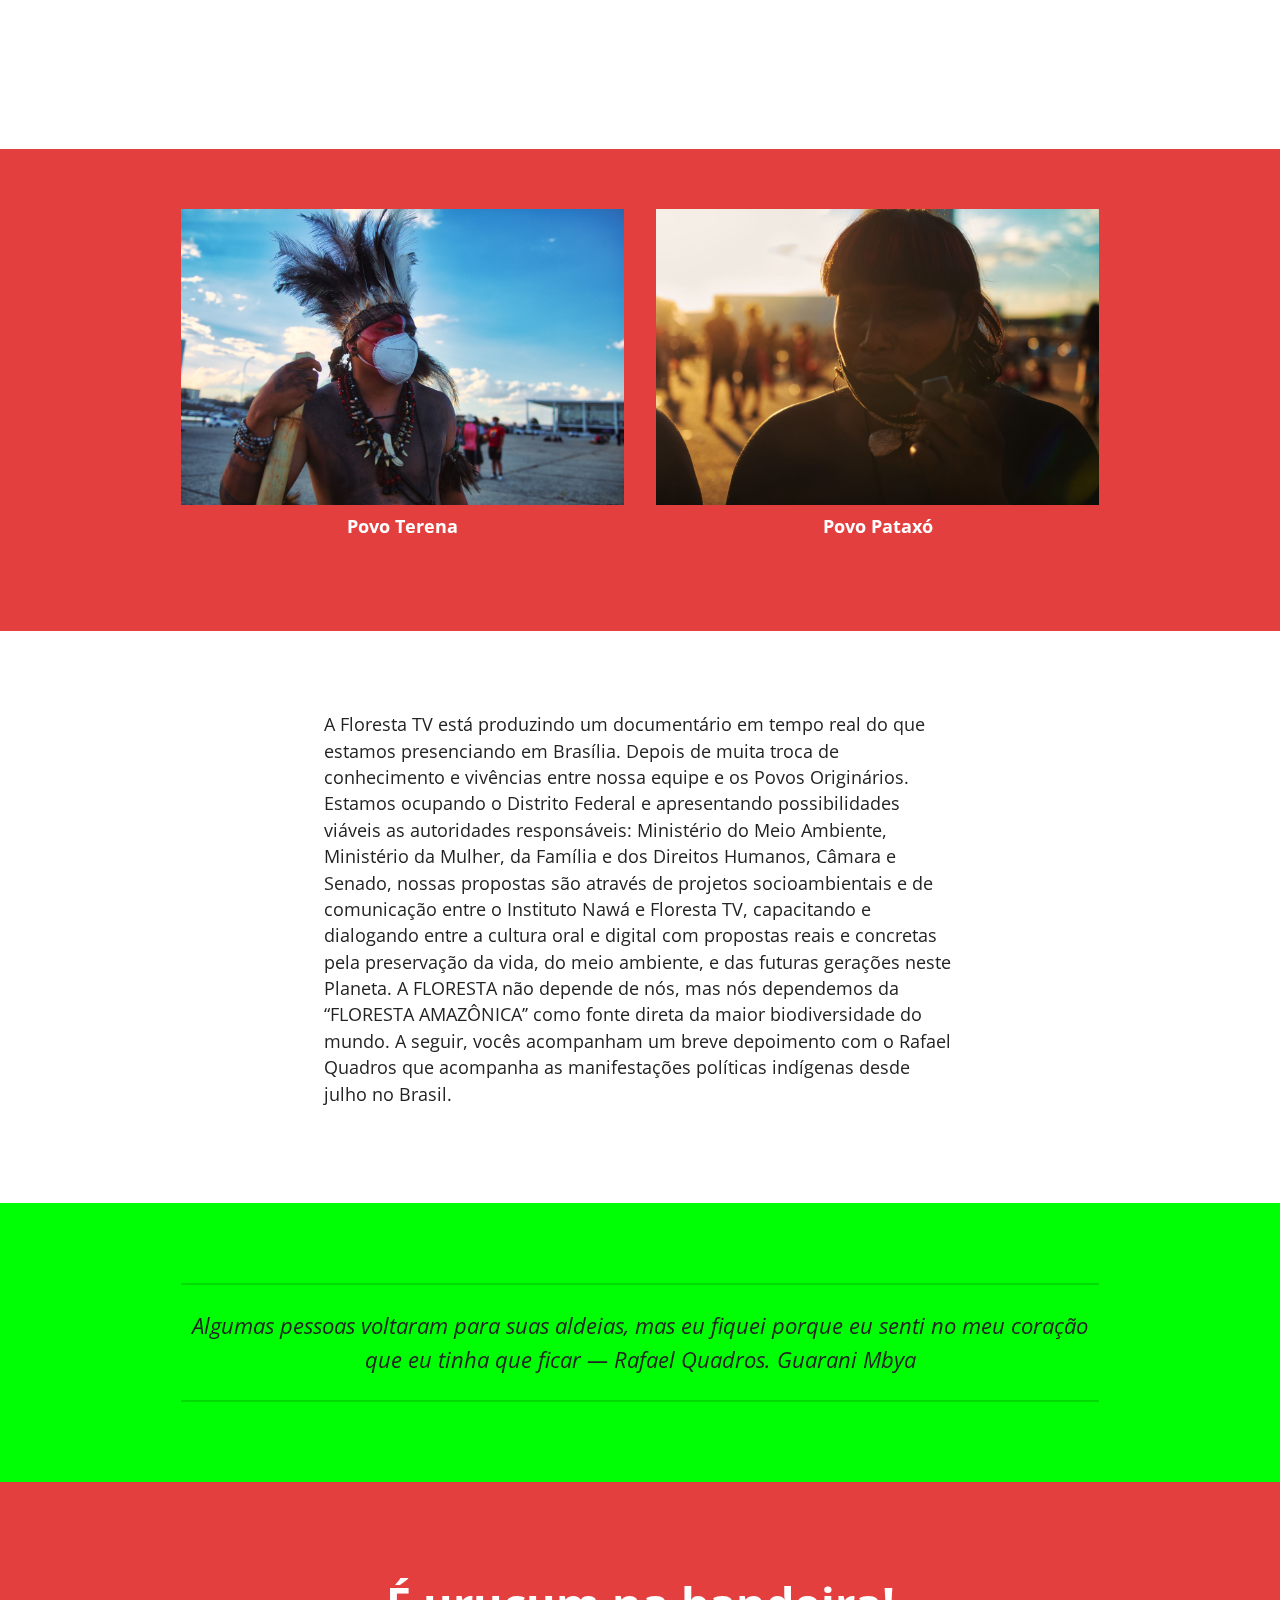
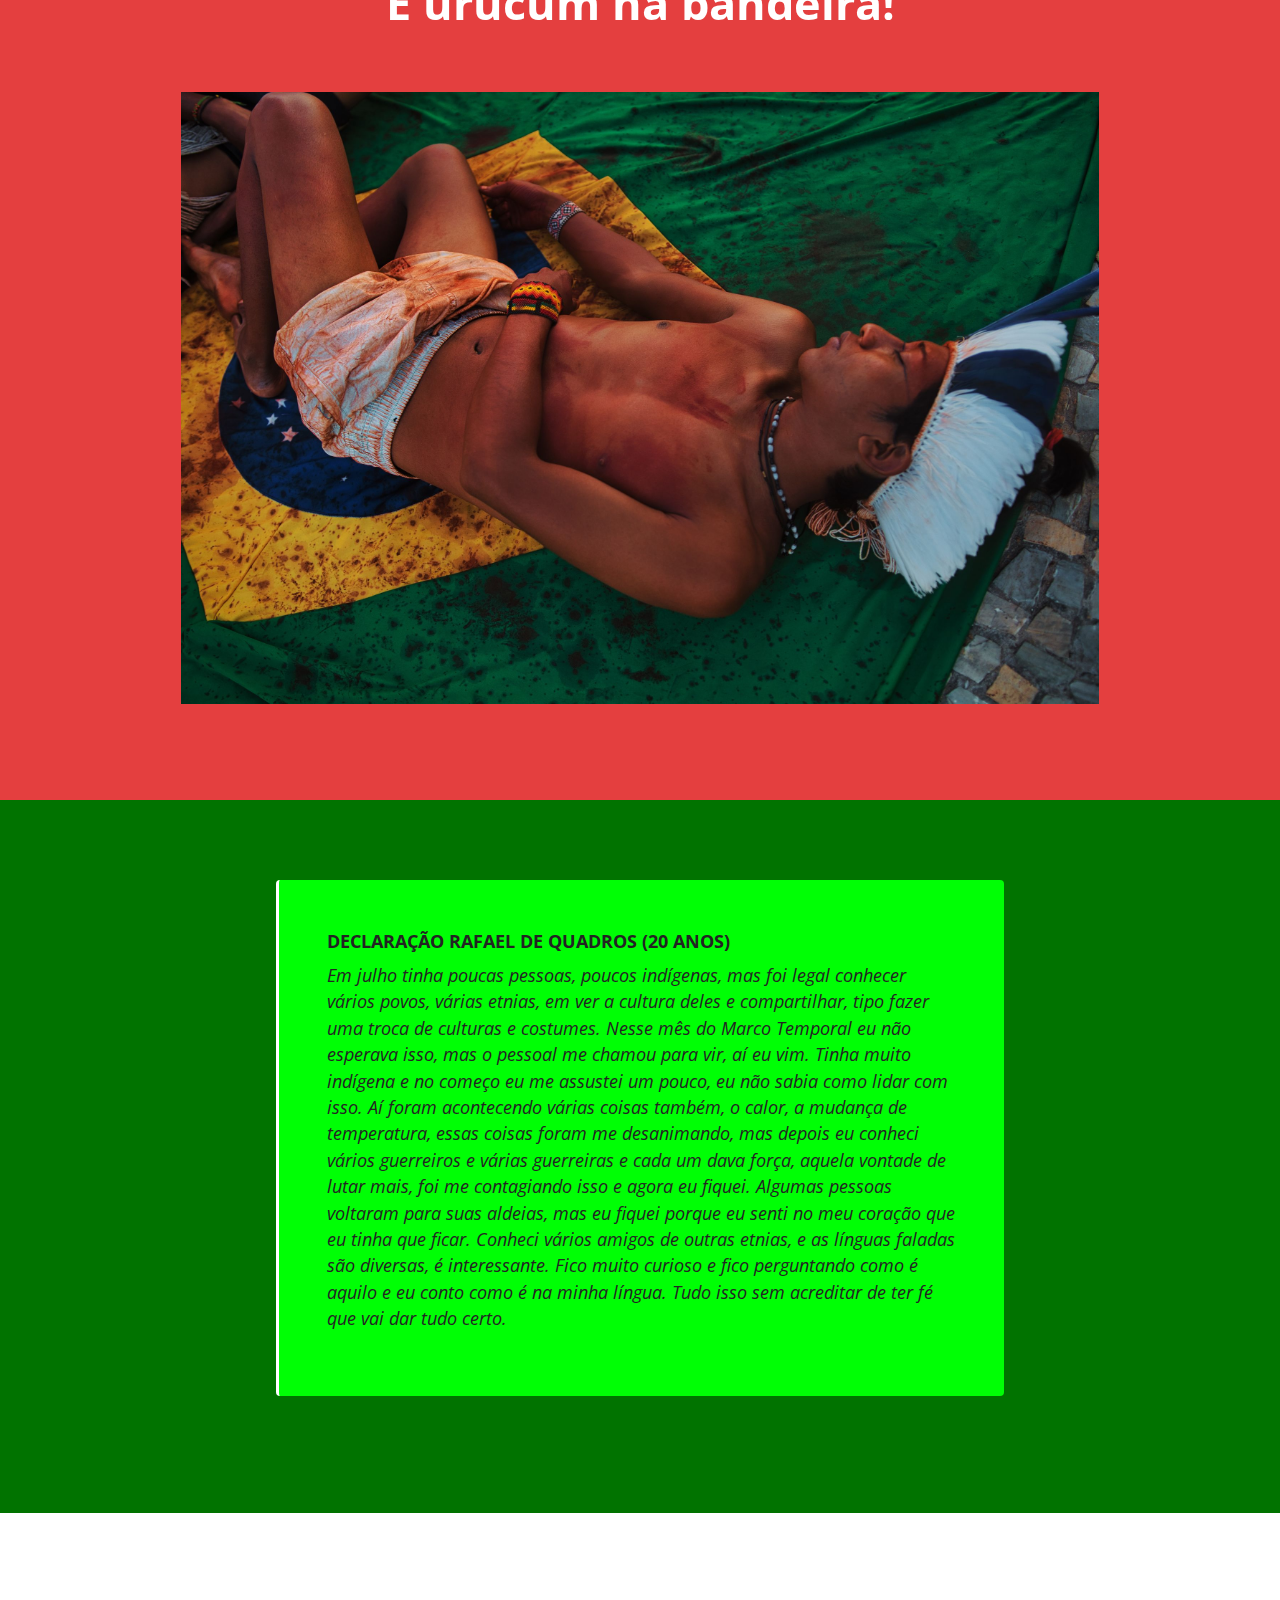
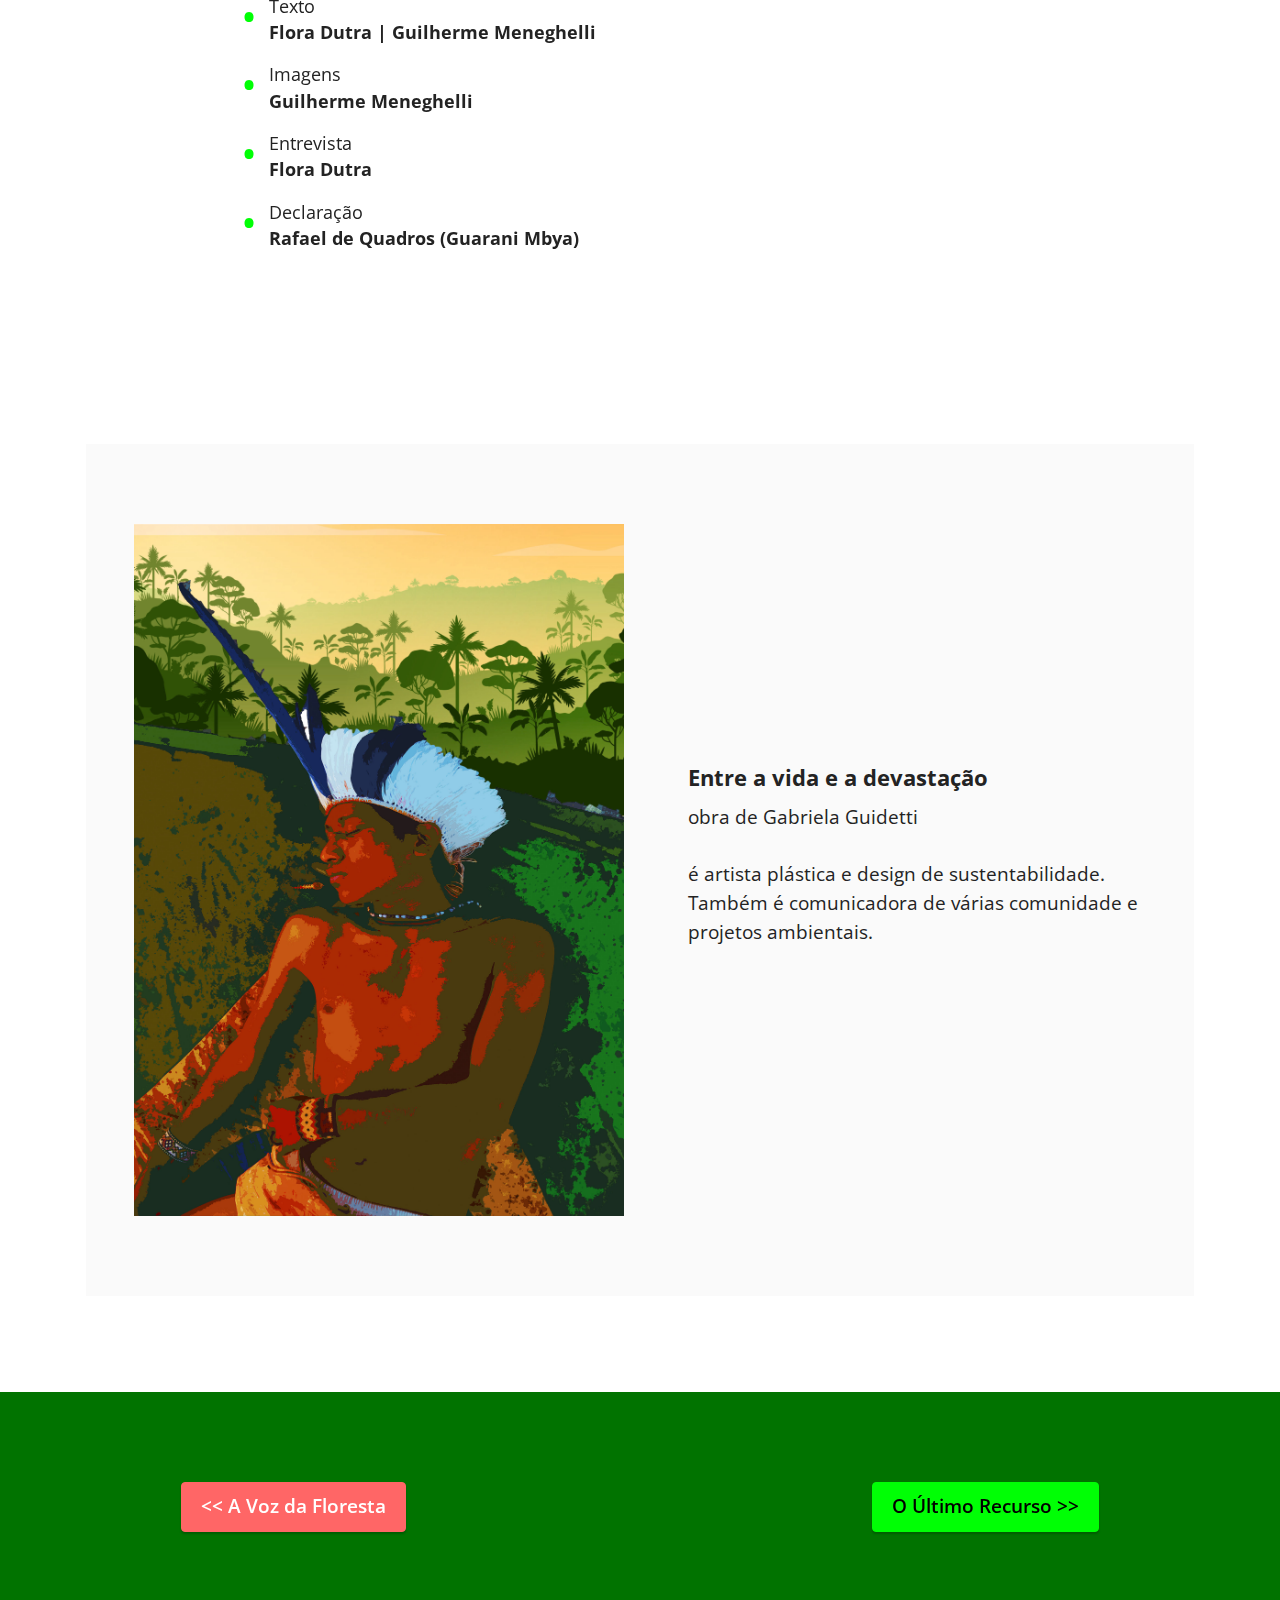
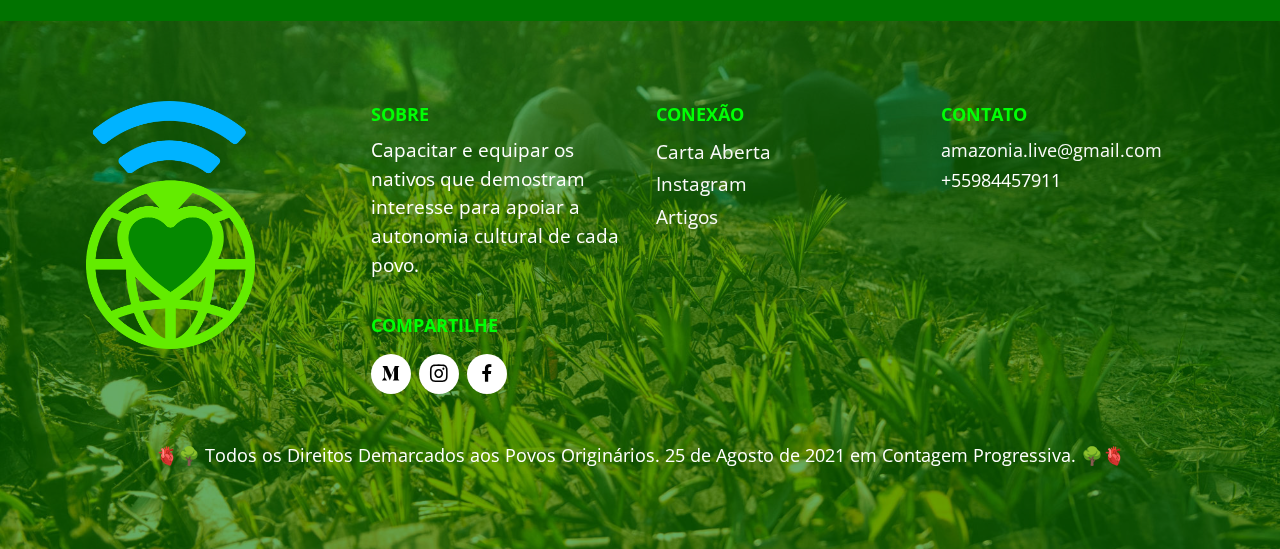
<file: dia-da-amazonia.html>
<!DOCTYPE html>
<html  >
<head>
  
  <meta charset="UTF-8">
  <meta http-equiv="X-UA-Compatible" content="IE=edge">
  
  <meta name="twitter:card" content="summary_large_image"/>
  <meta name="twitter:image:src" content="assets/images/dia-da-amazonia-meta.jpeg">
  <meta property="og:image" content="assets/images/dia-da-amazonia-meta.jpeg">
  <meta name="twitter:title" content="Dia da Amazônia — Floresta.TV">
  <meta name="viewport" content="width=device-width, initial-scale=1, minimum-scale=1">
  <link rel="shortcut icon" href="assets/images/floresta-tv-quadrado-128x128-1.png" type="image/x-icon">
  <meta name="description" content="Hoje é uma data simbólica, nossa floresta agrega 9 estados da Amazônia legal, o estado mais preservado do Brasil. A importância da missão da Floresta TV e do Instituto Nawá é proteger o maior bioma do mundo. É a nossa luta constante contra o desmonte através das políticas destrutivas com um avanço de mais de 41% somente neste ano, assim, somos resistência com nossa soberania amazônica que é o maior berço da biodiversidade do mundo.">
  
  
  <title>Dia da Amazônia — Floresta.TV</title>
  <link rel="stylesheet" href="assets/bootstrap/css/bootstrap.min.css">
  <link rel="stylesheet" href="assets/bootstrap/css/bootstrap-grid.min.css">
  <link rel="stylesheet" href="assets/bootstrap/css/bootstrap-reboot.min.css">
  <link rel="stylesheet" href="assets/parallax/jarallax.css">
  <link rel="stylesheet" href="assets/dropdown/css/style.css">
  <link rel="stylesheet" href="assets/socicon/css/styles.css">
  <link rel="stylesheet" href="assets/theme/css/style.css">
  <link rel="preload" href="https://fonts.googleapis.com/css?family=Open+Sans:300,300i,400,400i,600,600i,700,700i,800,800i&display=swap" as="style" onload="this.onload=null;this.rel='stylesheet'">
  <noscript><link rel="stylesheet" href="https://fonts.googleapis.com/css?family=Open+Sans:300,300i,400,400i,600,600i,700,700i,800,800i&display=swap"></noscript>
  <link rel="preload" as="style" href="assets/mobirise/css/mbr-additional.css"><link rel="stylesheet" href="assets/mobirise/css/mbr-additional.css" type="text/css">
  
    <!-- Global site tag (gtag.js) - Google Analytics -->
<script async src="https://www.googletagmanager.com/gtag/js?id=G-87SZ1PJH34"></script>
<script>
  window.dataLayer = window.dataLayer || [];
  function gtag(){dataLayer.push(arguments);}
  gtag('js', new Date());

  gtag('config', 'G-87SZ1PJH34');
</script>
  
  

</head>
<body>
  
  <section data-bs-version="5.1" class="menu cid-s48OLK6784" once="menu" id="menu1-3i">
    
    <nav class="navbar navbar-dropdown navbar-expand-lg">
        <div class="container">
            <div class="navbar-brand">
                <span class="navbar-logo">
                    <a href="#">
                        <img src="assets/images/floresta-tv-2.png" alt="" style="height: 3.8rem;">
                    </a>
                </span>
                <span class="navbar-caption-wrap"><a class="navbar-caption text-white text-primary display-4" href="index.html">FLORESTA.TV</a></span>
            </div>
            <button class="navbar-toggler" type="button" data-toggle="collapse" data-bs-toggle="collapse" data-target="#navbarSupportedContent" data-bs-target="#navbarSupportedContent" aria-controls="navbarNavAltMarkup" aria-expanded="false" aria-label="Toggle navigation">
                <div class="hamburger">
                    <span></span>
                    <span></span>
                    <span></span>
                    <span></span>
                </div>
            </button>
            <div class="collapse navbar-collapse" id="navbarSupportedContent">
                <ul class="navbar-nav nav-dropdown nav-right" data-app-modern-menu="true"><li class="nav-item"><a class="nav-link link text-white text-primary display-4" href="index.html">Home</a></li><li class="nav-item"><a class="nav-link link text-white text-primary display-4" href="equipe.html">Equipe</a></li></ul>
                
                
            </div>
        </div>
    </nav>

</section>

<section data-bs-version="5.1" class="header4 cid-sIaUm6kSw4 mbr-fullscreen mbr-parallax-background" id="header4-3k">

    
    
    <div class="container">
        <div class="row">
            <div class="content-wrap">
                <h1 class="mbr-section-title mbr-fonts-style mbr-white mb-3 display-1"><strong>Dia da Amazônia</strong></h1>
                
                <p class="mbr-fonts-style mbr-text mbr-white mb-3 display-2">É urucum na bandeira!</p>

                <div class="mbr-section-btn"><a class="btn btn-primary display-4" href="dia-da-amazonia.html#video2-3y">Leia mais</a> <a class="btn btn-warning display-4" href="equipe.html">Maracás em Brasília</a> <a class="btn btn-secondary display-4" href="voz-da-floresta.html">Voz da Floresta</a></div>
            </div>
        </div>
    </div>
</section>

<section data-bs-version="5.1" class="countdown4 cid-sIaWP46XzN mbr-fullscreen mbr-parallax-background" id="countdown4-3p">
    
    <div class="mbr-overlay" style="opacity: 0.4; background-color: rgb(255, 21, 0);">
    </div>
    <div class="container">
        <div class="row justify-content-center">
            <div class="col-lg-8">
                <h3 class="mbr-section-title mb-5 align-center mbr-fonts-style display-1">
                    <strong>CONTAGEM PROGRESSIVA</strong></h3>
                <h4 class="mbr-section-subtitle mb-5 align-center mbr-fonts-style display-7">Documentário longa-metragem sobre o crescimento da cultura originária a partir de registros independentes em colaboração com os próprios povos originários.</h4>
                <div class="countdown-cont align-center mb-5">
                    <div class="daysCountdown col-xs-3 col-sm-3 col-md-3" title="Dias"></div>
                    <div class="hoursCountdown col-xs-3 col-sm-3 col-md-3" title="Horas"></div>
                    <div class="minutesCountdown col-xs-3 col-sm-3 col-md-3" title="Minutos"></div>
                    <div class="secondsCountdown col-xs-3 col-sm-3 col-md-3" title="Seguntos"></div>
                    <div class="countdown" data-due-date="2021/08/25"></div>
                </div>
                <p class="mbr-text mb-5 align-center mbr-fonts-style display-7">A partir do dia 25 de Agosto de 2021</p>
                <div class="icons-menu row justify-content-center display-7">
                    
                    
                    
                    
                <div class="soc-item col-auto">
                        <a href="https://instagram.com/florestatv" target="_blank" class="social__link">
                            <span class="mbr-iconfont socicon-instagram socicon"></span>
                        </a>
                    </div><div class="soc-item col-auto">
                        <a href="https://facebook.com/florestatv" target="_blank" class="social__link">
                            <span class="mbr-iconfont socicon-facebook socicon"></span>
                        </a>
                    </div><div class="soc-item col-auto">
                        <a href="http://medium.com/florestatv" target="_blank" class="social__link">
                            <span class="mbr-iconfont socicon-medium socicon"></span>
                        </a>
                    </div><div class="soc-item col-auto">
                        <a href="https://youtube.com/recnplay" target="_blank" class="social__link">
                            <span class="mbr-iconfont socicon-youtube socicon"></span>
                        </a>
                    </div></div>
                
            </div>
        </div>
    </div>
</section>

<section data-bs-version="5.1" class="video2 cid-sIaYQhv8WK" id="video2-3y">
    
    
    <div class="container">
        <div class="mbr-section-head">
            <h4 class="mbr-section-title mbr-fonts-style mb-0 display-5"><strong>A HISTÓRIA DE VERDADE, EM TEMPO REAL SOBRE O MARCO ANCESTRAL</strong></h4>
            <h5 class="mbr-section-subtitle mbr-fonts-style mb-0 mt-2 display-7">Levantamento crescente da influência dos Povos Originários no mundo através da sabedoria ancestral que zela pela vida e meio ambiente.</h5>
        </div>
        <div class="row justify-content-center mt-4">
            <div class="col-12 col-md-12 video-block">
                <div class="video-wrapper"><iframe class="mbr-embedded-video" src="https://www.youtube.com/embed/Vw244cDbxyc?rel=0&amp;amp;showinfo=0&amp;autoplay=0&amp;loop=0" width="1280" height="720" frameborder="0" allowfullscreen></iframe></div>
                <p class="mbr-text pt-2 mbr-fonts-style display-7">
                    Direto de Brasília um breve resumo dos conteúdos que viemos somando na realização da CONTAGEM PROGRESSIVA, um documentário longa-metragem que cresce com a participação e compartilhamento de cada um de vocês. Uma carta aberta acompanha esse filme e já passam 3900 assinaturas! [25ago-5set2021]</p>
            </div>
        </div>
    </div>
</section>

<section data-bs-version="5.1" class="content5 cid-sIaWzisSii" id="content5-3n">
    
    <div class="container">
        <div class="row justify-content-center">
            <div class="col-md-12 col-lg-7">
                <h3 class="mbr-section-title mbr-fonts-style mb-4 display-2">
                    <strong>Dia da Amazônia</strong></h3>
                <h4 class="mbr-section-subtitle mbr-fonts-style mb-4 display-5"><em>Brasília, 5 de Setembro de 2021 – 19:06</em></h4>
                <p class="mbr-text mbr-fonts-style display-7">Hoje é uma data simbólica, nossa floresta agrega 9 estados da Amazônia legal, o estado mais preservado do Brasil. A importância da missão da Floresta TV e do Instituto Nawá é proteger o maior bioma do mundo. É a nossa luta constante contra o desmonte através das políticas destrutivas com um avanço de mais de 41% somente neste ano, assim, somos resistência com nossa soberania amazônica que é o maior berço da biodiversidade do mundo.<br></p>
            </div>
        </div>
    </div>
</section>

<section data-bs-version="5.1" class="image3 cid-sIaVK9L6SF" id="image3-3m">
    

    

    <div class="container-fluid">
        <div class="row justify-content-center">
            <div class="col-12 col-lg-10">
                <div class="image-wrapper">
                    <img src="assets/images/rafael-diante-do-congresso-1962x1308.jpg" alt="">
                    <p class="mbr-description mbr-fonts-style mt-2 align-center display-7">Rafael de Quadros . 20 anos . Guarani Mbya | Imagens: Guilherme Meneghelli</p>
                </div>
            </div>
        </div>
    </div>
</section>

<section data-bs-version="5.1" class="image6 cid-sIaXfh9fHo" id="image6-3q">
    
    
    
    
    <div class="container">
        <div class="row">
            <div class="col-12 col-md-12">
                <div class="row">
                    <div class="col-12 col-lg-8">
                        <div class="img-item mb-3">
                            <img src="assets/images/urucum-na-bandeira-tres-poderes-xn.jpg" alt="">
                            
                        </div>
                    </div>
                    <div class="col-12 col-lg">
                        <div class="img-item mb-3">
                            <img src="assets/images/urucum-na-bandeira-tres-poderes-vertical-xn.jpg" alt="">
                            
                        </div>
                    </div>
                </div>
            </div>
        </div>
    </div>
</section>

<section data-bs-version="5.1" class="content10 cid-sIaXOWMlm9" id="content10-3s">
    
    <div class="container">
        <div class="row justify-content-center">
            <div class="col-12 col-md">
                
                <h6 class="mbr-section-subtitle mbr-fonts-style mb-4 display-5"><em>"eu conheci vários guerreiros e várias guerreiras e cada um dava força, aquela vontade de lutar mais, foi me contagiando isso e agora eu fiquei."</em><em><br></em></h6>
            </div>
            <div class="col-md-12 col-lg-6">
                <p class="mbr-text mbr-fonts-style display-7">Hoje, apesar das lutas e resistência cuidamos da Amazônia e de todos nós, do nosso planeta. Existem segredos tão bem guardados de cura em nossas florestas que as maiores agências de inteligência do mundo estão de olho. É preciso entender os que nos mantém vivos, é preciso zelar pelo que nos faz respirar, é preciso salvar a floresta para nos libertar.</p>
            </div>
        </div>
    </div>
</section>

<section data-bs-version="5.1" class="image3 cid-sIaYueMhCC" id="image3-3t">
    

    

    <div class="container">
        <div class="row justify-content-center">
            <div class="col-12 col-lg-10">
                <div class="image-wrapper">
                    <img src="assets/images/tres-poderes-xn.jpg" alt="">
                    <p class="mbr-description mbr-fonts-style mt-2 align-center display-7"><em>
                        ‘Eu’ é uma invenção de cada um de nós. Diante dos marcos da democracia os Povos Originários pedem respeito e definem limite. O Marco Ancestral foi demarcado com a presença de +6000 pessoas que compareceram no Distrito Federal para dizer #marcotemporalnão. — por Guilherme Meneghelli</em></p>
                </div>
            </div>
        </div>
    </div>
</section>

<section data-bs-version="5.1" class="content5 cid-sIaXD0j0P4" id="content5-3r">
    
    <div class="container">
        <div class="row justify-content-center">
            <div class="col-md-12 col-lg-7">
                
                
                <p class="mbr-text mbr-fonts-style display-7">Há dois dias da “Independência” precisamos entender a dependência histórica que temos da Amazônia para continuar nos compreendendo somo seres humanos que habitam um planeta doente. Há cura, há possibilidades que podem ser acessadas através da sustentabilidade e do capital espiritual para uma elevação de uma própria meta-política planetária.<br><br><br></p>
            </div>
        </div>
    </div>
</section>

<section data-bs-version="5.1" class="image5 cid-sIb2VFBDUc" id="image5-42">
    
    
    <div class="container">
        <div class="row">
            <div class="col-12 col-md-10">
                <div class="row">
                    <div class="col-12 col-lg-6">
                        <div class="img-item mb-3">
                            <img src="assets/images/terena-xn.jpg" alt="">
                            <p class="mbr-fonts-style align-center mt-2 display-7"><strong>Povo Terena</strong></p>
                        </div>
                    </div>
                    <div class="col-12 col-lg">
                        <div class="img-item mb-3">
                            <img src="assets/images/pataxo-xn.jpg" alt="">
                            <p class="mbr-fonts-style align-center mt-2 display-7"><strong>Povo Pataxó</strong></p>
                        </div>
                    </div>
                </div>
            </div>
        </div>
    </div>
</section>

<section data-bs-version="5.1" class="content5 cid-sIb2OZRGOy" id="content5-41">
    
    <div class="container">
        <div class="row justify-content-center">
            <div class="col-md-12 col-lg-7">
                
                
                <p class="mbr-text mbr-fonts-style display-7">
                    A Floresta TV está produzindo um documentário em tempo real do que estamos presenciando em Brasília. Depois de muita troca de conhecimento e vivências entre nossa equipe e os Povos Originários. Estamos ocupando o Distrito Federal e apresentando possibilidades viáveis as autoridades responsáveis: Ministério do Meio Ambiente, Ministério da Mulher, da Família e dos Direitos Humanos, Câmara e Senado, nossas propostas são através de projetos socioambientais e de comunicação entre o Instituto Nawá e Floresta TV, capacitando e dialogando entre a cultura oral e digital com propostas reais e concretas pela preservação da vida, do meio ambiente, e das futuras gerações neste Planeta. A FLORESTA não depende de nós, mas nós dependemos da “FLORESTA AMAZÔNICA’’ como fonte direta da maior biodiversidade do mundo. A seguir, vocês acompanham um breve depoimento com o Rafael Quadros que acompanha as manifestações políticas indígenas desde julho no Brasil.</p>
            </div>
        </div>
    </div>
</section>

<section data-bs-version="5.1" class="content6 cid-sIb0QdUWJh" id="content6-3z">
    
    <div class="container">
        <div class="row justify-content-center">
            <div class="col-md-12 col-lg-10">
                <hr class="line">
                <p class="mbr-text align-center mbr-fonts-style my-4 display-5"><em>Algumas pessoas voltaram para suas aldeias, mas eu fiquei porque eu senti no meu coração que eu tinha que ficar — Rafael Quadros. Guarani Mbya</em></p>
                <hr class="line">
            </div>
        </div>
    </div>
</section>

<section data-bs-version="5.1" class="info1 cid-sIb1lrAY0z" id="info1-40">
    
    
    <div class="align-center container">
        <div class="row justify-content-center">
            <div class="col-12 col-lg-8">
                <h3 class="mbr-section-title mb-4 mbr-fonts-style display-1"><strong>É urucum na bandeira!</strong></h3>
                
                
            </div>
        </div>
    </div>
</section>

<section data-bs-version="5.1" class="image3 cid-sIaYy7UW2r" id="image3-3u">
    

    

    <div class="container">
        <div class="row justify-content-center">
            <div class="col-12 col-lg-10">
                <div class="image-wrapper">
                    <img src="assets/images/urucum-na-bandeira-xn.jpg" alt="">
                    
                </div>
            </div>
        </div>
    </div>
</section>

<section data-bs-version="5.1" class="content7 cid-sIaYHAbs76" id="content7-3x">
    
    <div class="container">
        <div class="row justify-content-center">
            <div class="col-12 col-md-8">
                <blockquote>
                <h5 class="mbr-section-title mbr-fonts-style mb-2 display-7"><strong>DECLARAÇÃO RAFAEL DE QUADROS (20 ANOS)</strong></h5>
                <p class="mbr-text mbr-fonts-style display-7"><em>Em julho tinha poucas pessoas, poucos indígenas, mas foi legal conhecer vários povos, várias etnias, em ver a cultura deles e compartilhar, tipo fazer uma troca de culturas e costumes. Nesse mês do Marco Temporal eu não esperava isso, mas o pessoal me chamou para vir, aí eu vim. Tinha muito indígena e no começo eu me assustei um pouco, eu não sabia como lidar com isso. Aí foram acontecendo várias coisas também, o calor, a mudança de temperatura, essas coisas foram me desanimando, mas depois eu conheci vários guerreiros e várias guerreiras e cada um dava força, aquela vontade de lutar mais, foi me contagiando isso e agora eu fiquei. Algumas pessoas voltaram para suas aldeias, mas eu fiquei porque eu senti no meu coração que eu tinha que ficar. Conheci vários amigos de outras etnias, e as línguas faladas são diversas, é interessante. Fico muito curioso e fico perguntando como é aquilo e eu conto como é na minha língua. Tudo isso sem acreditar de ter fé que vai dar tudo certo.</em></p></blockquote>
            </div>
        </div>
    </div>
</section>

<section data-bs-version="5.1" class="content14 cid-sIaYCHmzf7" id="content14-3v">
    
    
    
    <div class="container">
        <div class="row justify-content-center">
            <div class="col-md-12 col-lg-9">
                    
                <ul class="list mbr-fonts-style display-7">
                    <li>Texto<br><strong>Flora Dutra | Guilherme Meneghelli</strong></li><li>Imagens<br><strong>Guilherme Meneghelli</strong></li><li>Entrevista<br><strong>Flora Dutra</strong></li><li>Declaração<br><strong>Rafael de Quadros (Guarani Mbya)</strong></li>
                </ul>
            </div>
        </div>
    </div>
</section>

<section data-bs-version="5.1" class="features16 cid-sIaVcAt5xn" id="features17-3l">
    

    
    <div class="container">
        <div class="content-wrapper">
            <div class="row align-items-center">
                <div class="col-12 col-lg-6">
                    <div class="image-wrapper">
                        <img src="assets/images/amazonia-1-2136x3019.jpg" alt="">
                    </div>
                </div>
                <div class="col-12 col-lg">
                    <div class="text-wrapper">
                        <h6 class="card-title mbr-fonts-style display-5">
                            <strong>Entre a vida e a devastação</strong></h6>
                        <p class="mbr-text mbr-fonts-style mb-4 display-4">obra de Gabriela Guidetti<br><br>é artista plástica e design de sustentabilidade. Também é comunicadora de várias comunidade e projetos ambientais.</p>
                        
                    </div>
                </div>
            </div>
        </div>
    </div>
</section>

<section data-bs-version="5.1" class="content12 cid-sIb6gfpti5" id="content12-44">
    
    <div class="container">
        <div class="row justify-content-center">
            <div class="col-md-12 col-lg-10">
                <div class="mbr-section-btn align-center"><a class="btn btn-secondary display-4" href="voz-da-floresta.html">&lt;&lt; A Voz da Floresta</a> <a class="btn btn-primary display-4" href="index.html">O Último Recurso &gt;&gt;</a></div>
            </div>
        </div>
    </div>
</section>

<section data-bs-version="5.1" class="footer4 cid-sHLW0I0p1a" once="footers" id="footer4-3h">

    
    <div class="mbr-overlay" style="opacity: 0.6; background-color: rgb(1, 115, 0);"></div>
    <div class="container">
        <div class="row mbr-white">
            <div class="col-6 col-lg-3">
                <div class="media-wrap col-md-8 col-12">
                    <a href="#">
                        <img src="assets/images/floresta-tv-2.png" alt="">
                    </a>
                </div>
            </div>
            <div class="col-12 col-md-6 col-lg-3">
                <h5 class="mbr-section-subtitle mbr-fonts-style mb-2 display-7"><strong>SOBRE</strong></h5>
                <p class="mbr-text mbr-fonts-style mb-4 display-4">
                    Capacitar e equipar os nativos que demostram interesse para apoiar a autonomia cultural de cada povo.</p>
                <h5 class="mbr-section-subtitle mbr-fonts-style mb-3 display-7">
                    <strong>COMPARTILHE</strong></h5>
                <div class="social-row display-7">
                    <div class="soc-item">
                        <a href="http://medium.com/florestatv" target="_blank">
                            <span class="mbr-iconfont socicon-medium socicon"></span>
                        </a>
                    </div>
                    <div class="soc-item">
                        <a href="https://www.instagram.com/florestatv/" target="_blank">
                            <span class="mbr-iconfont socicon-instagram socicon"></span>
                        </a>
                    </div>
                    <div class="soc-item">
                        <a href="http://facebook.com/florestatv" target="_blank">
                            <span class="mbr-iconfont socicon-facebook socicon"></span>
                        </a>
                    </div>
                    
                </div>
            </div>
            <div class="col-12 col-md-6 col-lg-3">
                <h5 class="mbr-section-subtitle mbr-fonts-style mb-2 display-7"><strong>CONEXÃO</strong></h5>
                <ul class="list mbr-fonts-style display-4">
                    <li class="mbr-text item-wrap"><a href="https://www.change.org/p/carta-aberta-dos-povos-originários-do-brasil-contagem-progressiva" class="text-white">Carta Aberta</a></li><li class="mbr-text item-wrap"><a href="http://instagram.com/florestatv" class="text-white">Instagram</a></li><li class="mbr-text item-wrap"><a href="http://medium.com/florestatv" class="text-white">Artigos</a></li><li class="mbr-text item-wrap"><br></li>
                </ul>
            </div>
            <div class="col-12 col-md-6 col-lg-3">
                <h5 class="mbr-section-subtitle mbr-fonts-style mb-2 display-7">
                    <strong>CONTATO</strong></h5>
                <ul class="list mbr-fonts-style display-7">
                    <li class="mbr-text item-wrap"><a href="mailto:amazonia.live@gmail.com" class="text-white">amazonia.live@gmail.com</a></li><li class="mbr-text item-wrap">+55984457911</li>
                </ul>
            </div>
            <div class="col-12 mt-4">
                <p class="mbr-text mb-0 mbr-fonts-style copyright align-center display-7">
                    🫀🌳 Todos os Direitos Demarcados aos Povos Originários. 25 de Agosto de 2021 em Contagem Progressiva. 🌳🫀
                </p>
            </div>
        </div>
    </div>
</section>


<script src="assets/bootstrap/js/bootstrap.bundle.min.js"></script>
  <script src="assets/parallax/jarallax.js"></script>
  <script src="assets/smoothscroll/smooth-scroll.js"></script>
  <script src="assets/ytplayer/index.js"></script>
  <script src="assets/dropdown/js/navbar-dropdown.js"></script>
  <script src="assets/countdown/countdown.js"></script>
  <script src="assets/playervimeo/vimeo_player.js"></script>
  <script src="assets/theme/js/script.js"></script>
  
  
  

</body>
</html>
</file>
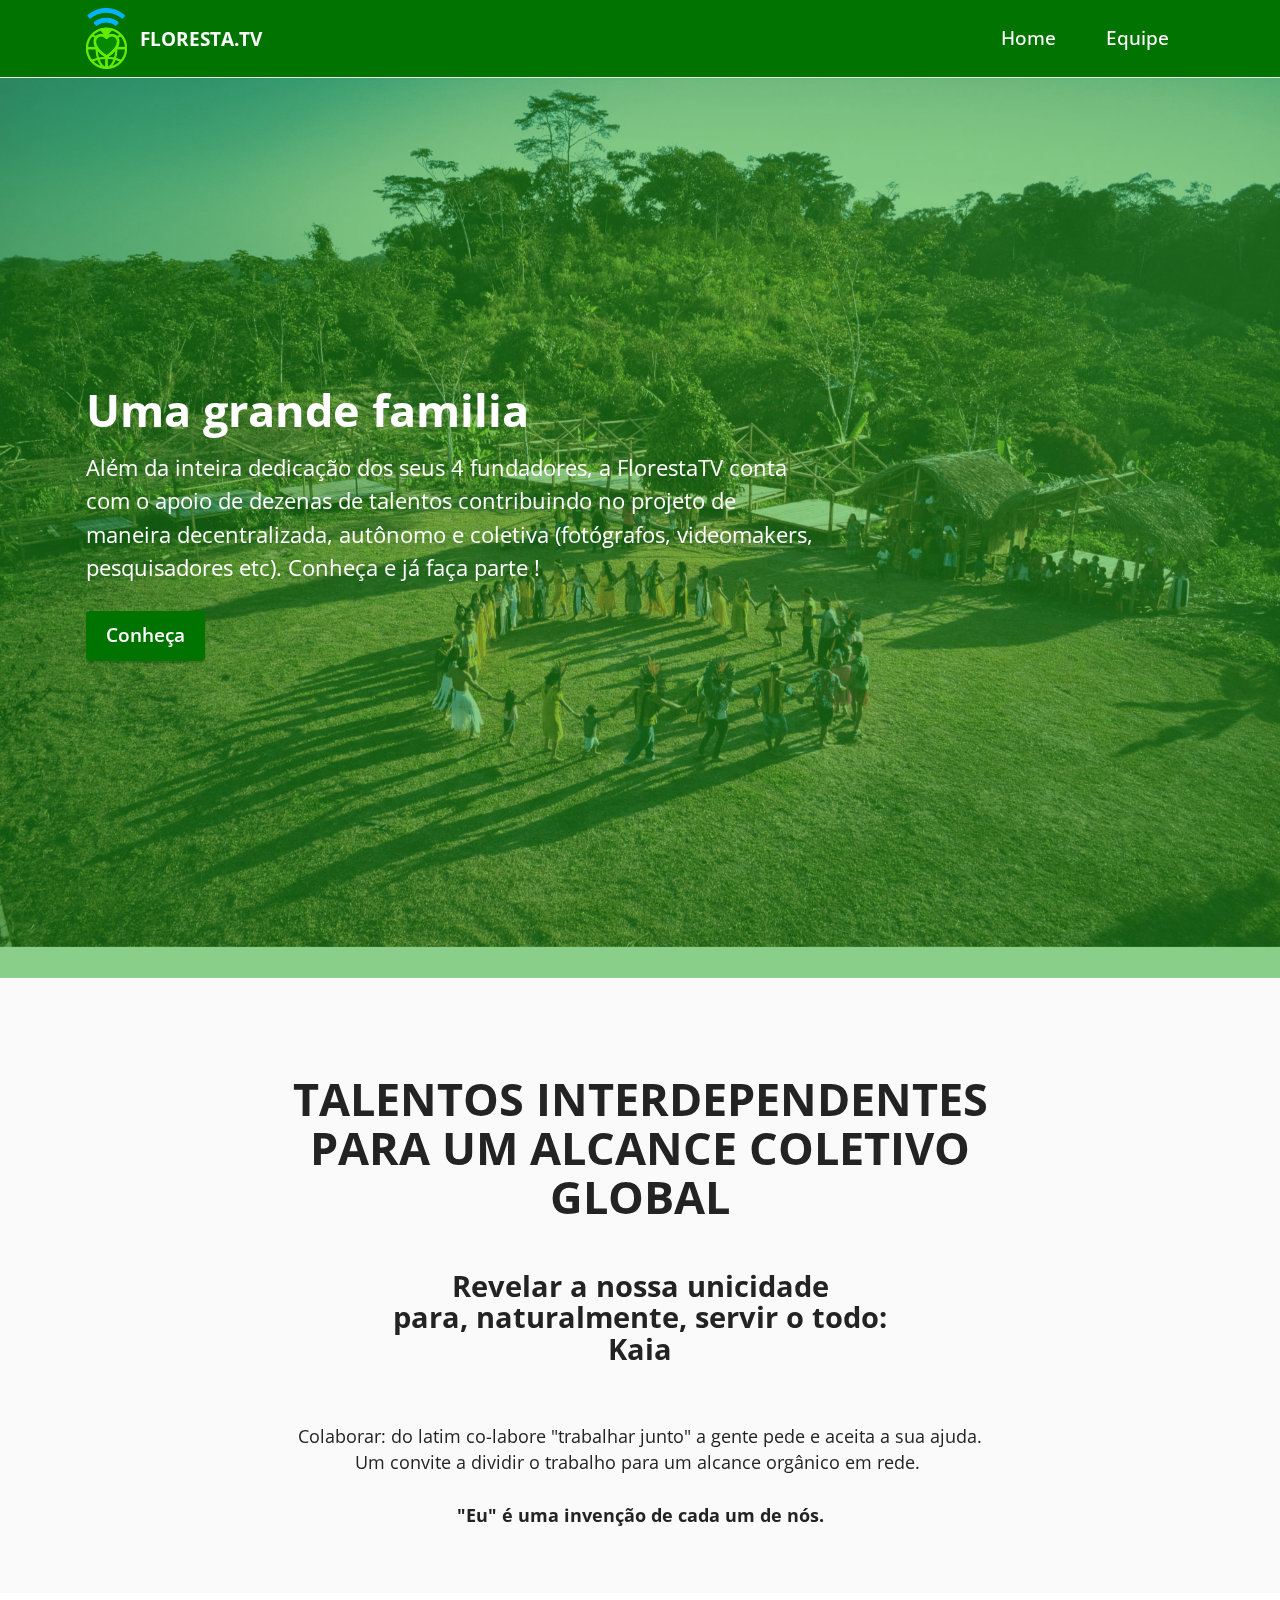
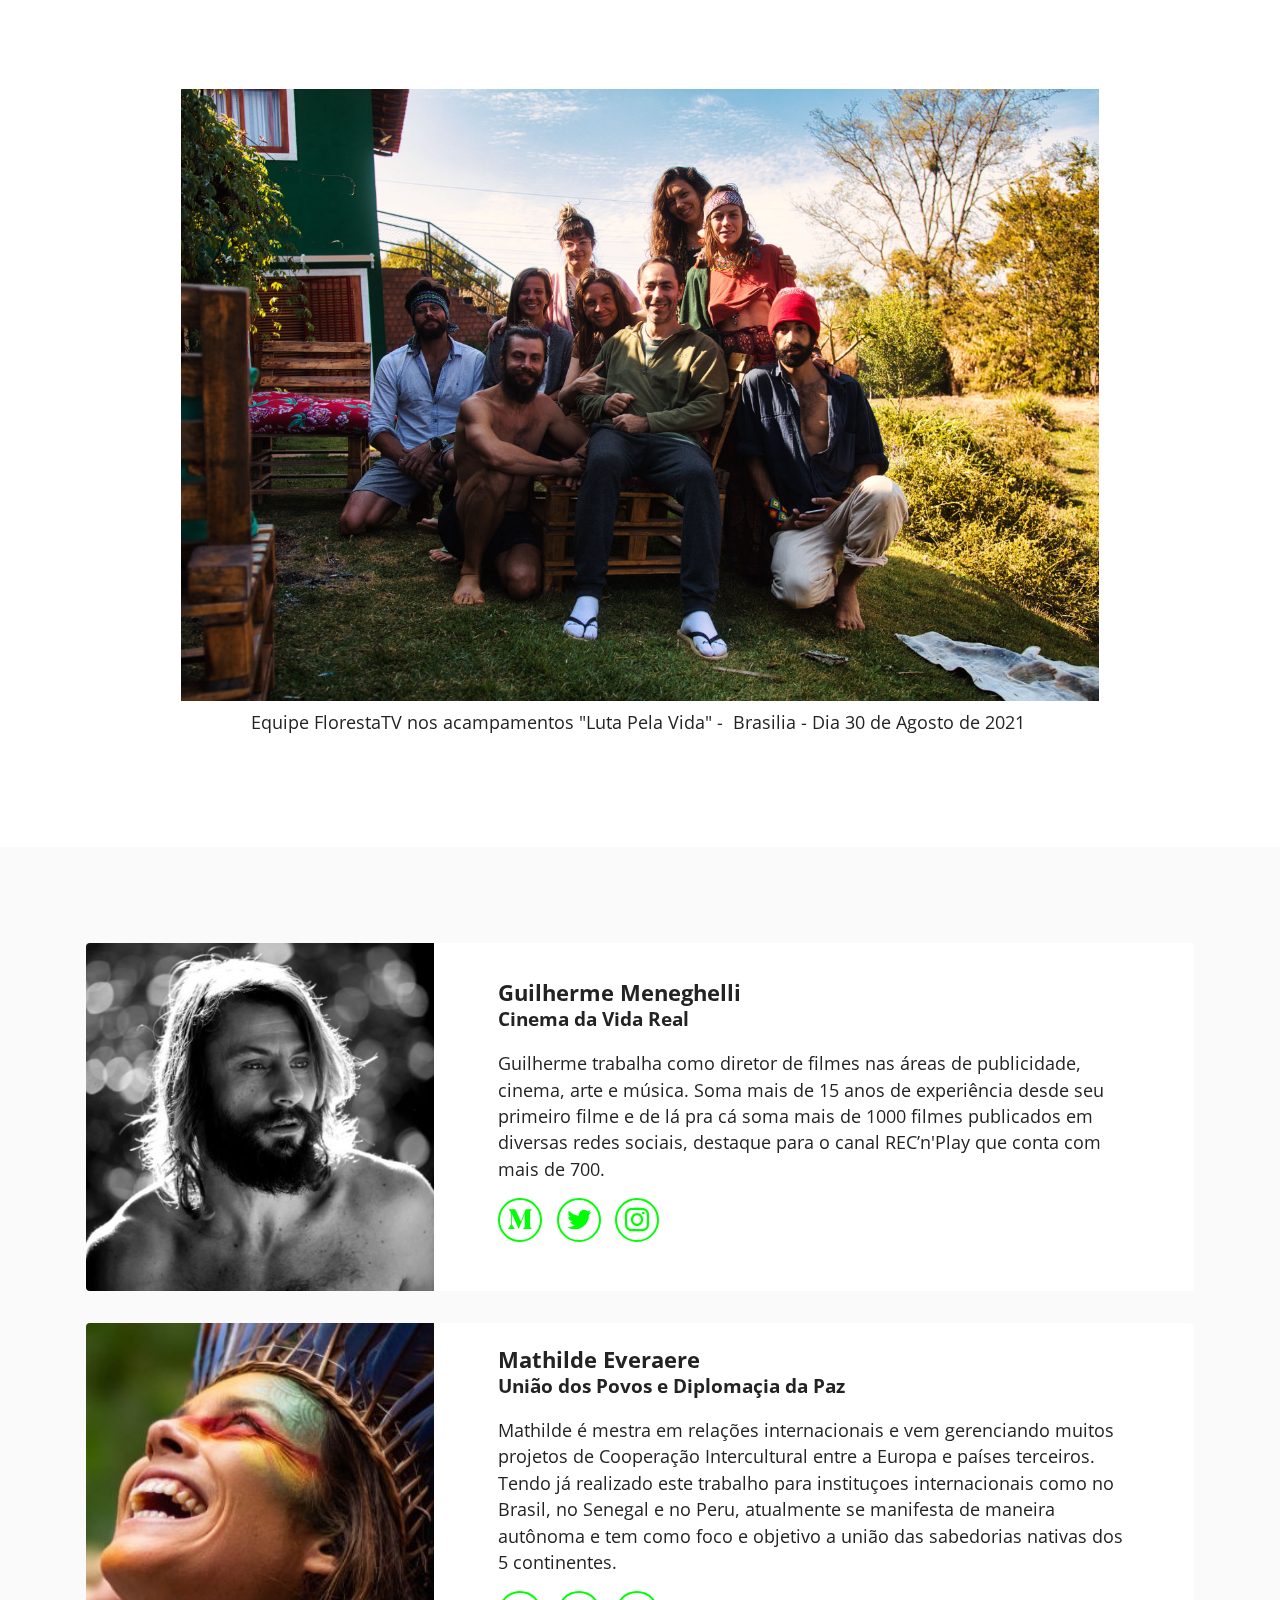
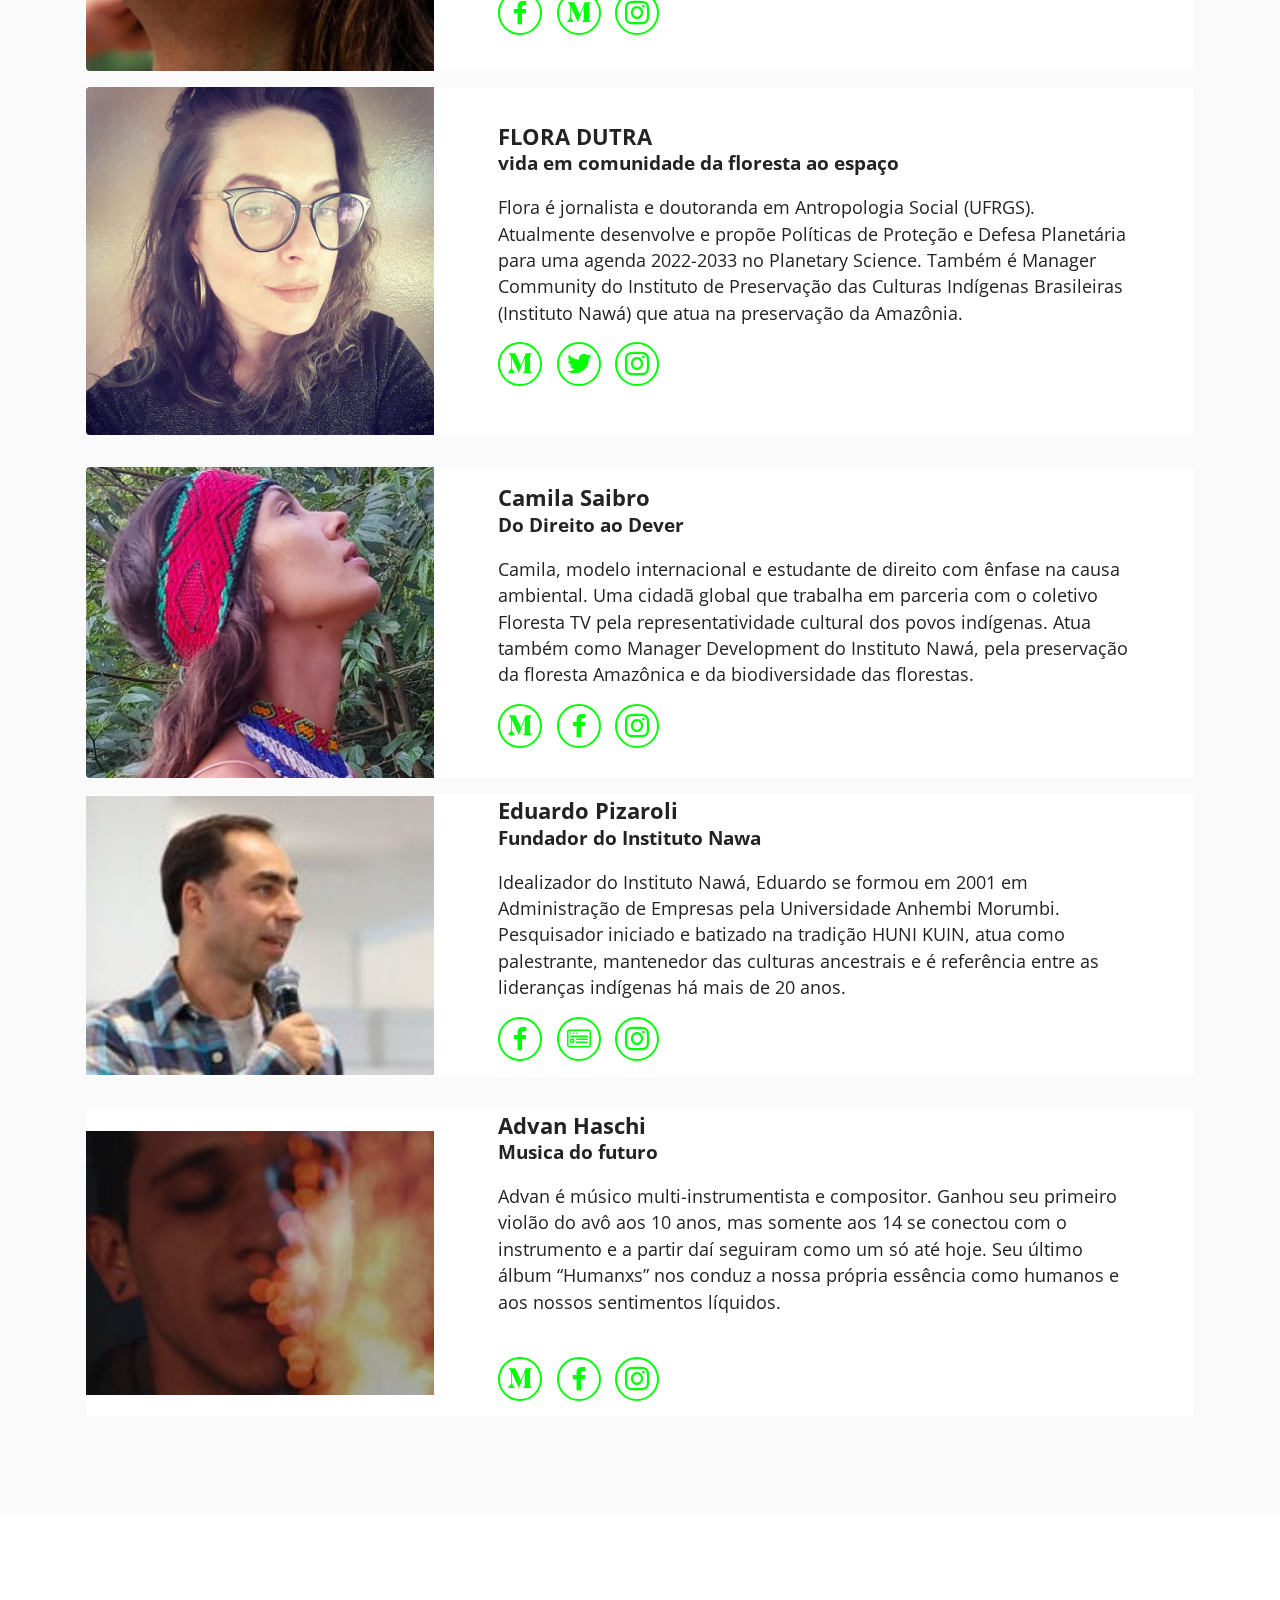
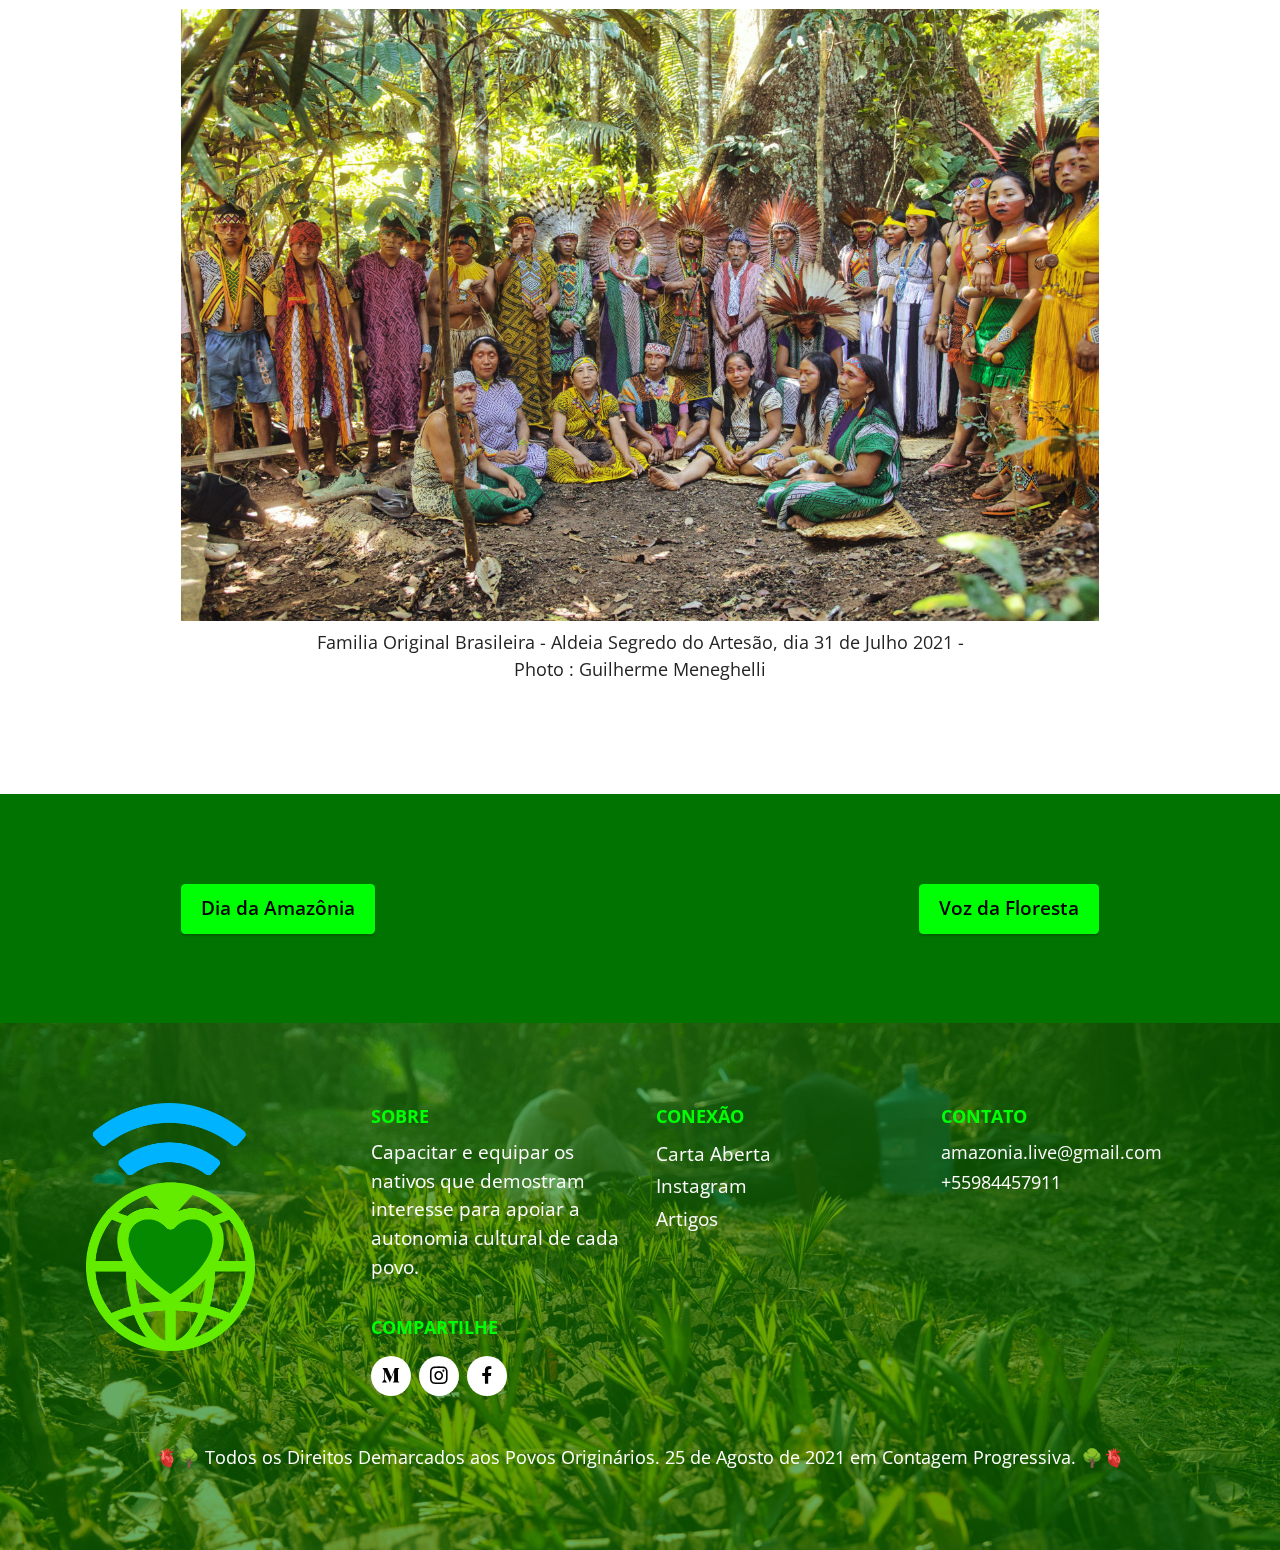
<file: equipe.html>
<!DOCTYPE html>
<html  >
<head>
  
  <meta charset="UTF-8">
  <meta http-equiv="X-UA-Compatible" content="IE=edge">
  
  <meta name="twitter:card" content="summary_large_image"/>
  <meta name="twitter:image:src" content="assets/images/equipe-meta.jpeg">
  <meta property="og:image" content="assets/images/equipe-meta.jpeg">
  <meta name="twitter:title" content="Equipe Floresta.TV">
  <meta name="viewport" content="width=device-width, initial-scale=1, minimum-scale=1">
  <link rel="shortcut icon" href="assets/images/floresta-tv-quadrado-128x128-1.png" type="image/x-icon">
  <meta name="description" content="Uma grande Família. Além da inteira dedicação dos seus 4 fundadores, a FlorestaTV conta com o apoio de dezenas de talentos contribuindo no projeto de maneira decentralizada, autônomo e coletiva (fotógrafos, videomakers, pesquisadores etc). Conheça e já faça parte !">
  
  
  <title>Equipe Floresta.TV</title>
  <link rel="stylesheet" href="assets/web/assets/mobirise-icons-bold/mobirise-icons-bold.css">
  <link rel="stylesheet" href="assets/bootstrap/css/bootstrap.min.css">
  <link rel="stylesheet" href="assets/bootstrap/css/bootstrap-grid.min.css">
  <link rel="stylesheet" href="assets/bootstrap/css/bootstrap-reboot.min.css">
  <link rel="stylesheet" href="assets/parallax/jarallax.css">
  <link rel="stylesheet" href="assets/dropdown/css/style.css">
  <link rel="stylesheet" href="assets/socicon/css/styles.css">
  <link rel="stylesheet" href="assets/theme/css/style.css">
  <link rel="preload" href="https://fonts.googleapis.com/css?family=Open+Sans:300,300i,400,400i,600,600i,700,700i,800,800i&display=swap" as="style" onload="this.onload=null;this.rel='stylesheet'">
  <noscript><link rel="stylesheet" href="https://fonts.googleapis.com/css?family=Open+Sans:300,300i,400,400i,600,600i,700,700i,800,800i&display=swap"></noscript>
  <link rel="preload" as="style" href="assets/mobirise/css/mbr-additional.css"><link rel="stylesheet" href="assets/mobirise/css/mbr-additional.css" type="text/css">
  
  
    <!-- Global site tag (gtag.js) - Google Analytics -->
<script async src="https://www.googletagmanager.com/gtag/js?id=G-87SZ1PJH34"></script>
<script>
  window.dataLayer = window.dataLayer || [];
  function gtag(){dataLayer.push(arguments);}
  gtag('js', new Date());

  gtag('config', 'G-87SZ1PJH34');
</script>
  

</head>
<body>
  
  <section data-bs-version="5.1" class="menu cid-sHYHOfq6uM" once="menu" id="menu1-38">
    
    <nav class="navbar navbar-dropdown navbar-expand-lg">
        <div class="container">
            <div class="navbar-brand">
                <span class="navbar-logo">
                    <a href="#">
                        <img src="assets/images/floresta-tv-2.png" alt="" style="height: 3.8rem;">
                    </a>
                </span>
                <span class="navbar-caption-wrap"><a class="navbar-caption text-white text-primary display-4" href="index.html">FLORESTA.TV</a></span>
            </div>
            <button class="navbar-toggler" type="button" data-toggle="collapse" data-bs-toggle="collapse" data-target="#navbarSupportedContent" data-bs-target="#navbarSupportedContent" aria-controls="navbarNavAltMarkup" aria-expanded="false" aria-label="Toggle navigation">
                <div class="hamburger">
                    <span></span>
                    <span></span>
                    <span></span>
                    <span></span>
                </div>
            </button>
            <div class="collapse navbar-collapse" id="navbarSupportedContent">
                <ul class="navbar-nav nav-dropdown nav-right" data-app-modern-menu="true"><li class="nav-item"><a class="nav-link link text-white text-primary display-4" href="index.html">Home</a></li><li class="nav-item"><a class="nav-link link text-white text-primary display-4" href="equipe.html">Equipe</a></li></ul>
                
                
            </div>
        </div>
    </nav>

</section>

<section data-bs-version="5.1" class="header1 cid-sI46HmOa4W mbr-fullscreen mbr-parallax-background" id="header1-39">

    

    <div class="mbr-overlay" style="opacity: 0.5; background-color: rgb(22, 160, 19);"></div>

    <div class="align-center container">
        <div class="row">
            <div class="col-12 col-lg-8">
                <h1 class="mbr-section-title mbr-fonts-style mb-3 display-1"><strong>Uma grande familia&nbsp;</strong></h1>
                
                <p class="mbr-text mbr-fonts-style display-5">Além da  inteira dedicação dos seus 4 fundadores, a FlorestaTV conta com o apoio de dezenas de talentos contribuindo no projeto de maneira decentralizada, autônomo  e coletiva (fotógrafos, videomakers, pesquisadores etc). Conheça e já faça parte !</p>
                <div class="mbr-section-btn mt-3"><a class="btn btn-success display-4" href="equipe.html#content1-3a">Conheça</a></div>
            </div>
        </div>
    </div>
</section>

<section data-bs-version="5.1" class="content1 cid-sI46LbrVfS" id="content1-3a">
    
    <div class="container">
        <div class="row justify-content-center">
            <div class="title col-12 col-md-9">
                <h3 class="mbr-section-title mbr-fonts-style align-center mb-4 display-1"><strong>TALENTOS INTERDEPENDENTES PARA UM  ALCANCE COLETIVO GLOBAL</strong></h3>
                <h4 class="mbr-section-subtitle align-center mbr-fonts-style mb-4 display-7"></h4>
                
            </div>
        </div>
    </div>
</section>

<section data-bs-version="5.1" class="content1 cid-sI46LyVBPT" id="content1-3b">
    
    <div class="container">
        <div class="row justify-content-center">
            <div class="title col-12 col-md-9">
                <h3 class="mbr-section-title mbr-fonts-style align-center mb-4 display-2"><strong>Revelar a nossa unicidade <br>para, naturalmente, servir o todo:<br>Kaia<br></strong></h3>
                <h4 class="mbr-section-subtitle align-center mbr-fonts-style mb-4 display-7"><br>Colaborar: do latim co-labore "trabalhar junto" a gente pede e aceita a sua ajuda.<br>Um convite a dividir o trabalho para um alcance orgânico em rede.&nbsp;<br><br><div><strong>"Eu" é uma invenção de cada um de nós.</strong></div></h4>
                
            </div>
        </div>
    </div>
</section>

<section data-bs-version="5.1" class="image3 cid-sI46M1437J" id="image3-3c">
    

    

    <div class="container">
        <div class="row justify-content-center">
            <div class="col-12 col-lg-10">
                <div class="image-wrapper">
                    <img src="assets/images/mg-869-1380x920.jpg" alt="">
                    <p class="mbr-description mbr-fonts-style mt-2 align-center display-7">
                        Equipe FlorestaTV nos acampamentos "Luta Pela Vida" -&nbsp; Brasilia - Dia 30 de Agosto de 2021&nbsp;</p>
                </div>
            </div>
        </div>
    </div>
</section>

<section data-bs-version="5.1" class="team2 cid-sI46Mo3JW1" xmlns="http://www.w3.org/1999/html" id="team2-3d">
    
    
    <div class="container">
        <div class="card">
            <div class="card-wrapper">
                <div class="row align-items-center">
                    <div class="col-12 col-md-4">
                        <div class="image-wrapper">
                            <img src="assets/images/5242317c-93d9-44b0-babe-65497242642f-432x432.jpg" alt="">
                        </div>
                    </div>
                    <div class="col-12 col-md">
                        <div class="card-box">
                            <h5 class="card-title mbr-fonts-style m-0 display-5">
                                <strong>Guilherme Meneghelli</strong></h5>
                            <h6 class="card-subtitle mbr-fonts-style mb-3 display-4">
                                <strong>Cinema da Vida Real&nbsp;</strong></h6>
                            <p class="mbr-text mbr-fonts-style display-7">Guilherme trabalha como diretor de filmes nas áreas de publicidade, cinema, arte e música. Soma mais de 15 anos de experiência desde seu primeiro filme e de lá pra cá soma mais de 1000 filmes publicados em diversas redes sociais, destaque para o canal REC’n'Play que conta com mais de 700.<br></p>
                            <div class="social-row display-7">
                                <div class="soc-item">
                                    <a href="http://memeugabuga.medium.com" target="_blank">
                                        <span class="mbr-iconfont socicon-medium socicon"></span>
                                    </a>
                                </div>
                                <div class="soc-item">
                                    <a href="https://twitter.com/memeugabuga" target="_blank">
                                        <span class="mbr-iconfont socicon-twitter socicon"></span>
                                    </a>
                                </div>
                                <div class="soc-item">
                                    <a href="https://instagram.com/memeugabuga" target="_blank">
                                        <span class="mbr-iconfont socicon-instagram socicon"></span>
                                    </a>
                                </div>
                                
                                
                            </div>
                        </div>
                    </div>
                </div>
            </div>
        </div>
        <div class="card">
            <div class="card-wrapper">
                <div class="row align-items-center">
                    <div class="col-12 col-md-4">
                        <div class="image-wrapper">
                            <img src="assets/images/195420408-10224173878073227-708314384195787110-n-420x420.jpeg" alt="">
                        </div>
                    </div>
                    <div class="col-12 col-md">
                        <div class="card-box">
                            <h5 class="card-title mbr-fonts-style m-0 display-5"><strong>Mathilde Everaere</strong></h5>
                            <h6 class="card-subtitle mbr-fonts-style mb-3 display-4"><strong>União dos Povos e Diplomaçia da Paz&nbsp;&nbsp;</strong></h6>
                            <p class="mbr-text mbr-fonts-style display-7">Mathilde é mestra em relações internacionais e vem gerenciando muitos projetos de Cooperação Intercultural entre a Europa e países terceiros. Tendo já realizado este trabalho para instituçoes internacionais como no Brasil, no Senegal e no Peru, atualmente se manifesta  de maneira autônoma e tem como foco e objetivo a união das sabedorias nativas dos 5 continentes.<br></p>
                            <div class="social-row display-7">
                                <div class="soc-item">
                                    <a href="https://www.facebook.com/mathilde.everaere/ook.com/Mobirise/" target="_blank">
                                        <span class="mbr-iconfont socicon-facebook socicon"></span>
                                    </a>
                                </div>
                                <div class="soc-item">
                                    <a href="http://maah-tribu.medium.com" target="_blank">
                                        <span class="mbr-iconfont socicon-medium socicon"></span>
                                    </a>
                                </div>
                                <div class="soc-item">
                                    <a href="http://instagram.com/maah.tribu/" target="_blank">
                                        <span class="mbr-iconfont socicon-instagram socicon"></span>
                                    </a>
                                </div>
                                
                                
                            </div>
                        </div>
                    </div>
                </div>
            </div>
        </div>
        
    </div>
</section>

<section data-bs-version="5.1" class="team2 cid-sI478lMFXB" xmlns="http://www.w3.org/1999/html" id="team2-3e">
    
    
    <div class="container">
        <div class="card">
            <div class="card-wrapper">
                <div class="row align-items-center">
                    <div class="col-12 col-md-4">
                        <div class="image-wrapper">
                            <img src="assets/images/photo-2021-08-24-21-28-59-420x420.jpg" alt="">
                        </div>
                    </div>
                    <div class="col-12 col-md">
                        <div class="card-box">
                            <h5 class="card-title mbr-fonts-style m-0 display-5"><strong>FLORA DUTRA&nbsp;</strong></h5>
                            <h6 class="card-subtitle mbr-fonts-style mb-3 display-4"><strong>vida em comunidade da floresta ao espaço</strong></h6>
                            <p class="mbr-text mbr-fonts-style display-7">Flora é jornalista e doutoranda em Antropologia Social (UFRGS). Atualmente desenvolve e propõe Políticas de Proteção e Defesa Planetária para uma agenda 2022-2033 no Planetary Science. Também é Manager Community do Instituto de Preservação das Culturas Indígenas Brasileiras (Instituto Nawá) que atua na preservação da Amazônia.<br></p>
                            <div class="social-row display-7">
                                <div class="soc-item">
                                    <a href="http://medium.com/@floradutra" target="_blank">
                                        <span class="mbr-iconfont socicon-medium socicon"></span>
                                    </a>
                                </div>
                                <div class="soc-item">
                                    <a href="https://twitter.com/floradacasinha" target="_blank">
                                        <span class="mbr-iconfont socicon-twitter socicon"></span>
                                    </a>
                                </div>
                                <div class="soc-item">
                                    <a href="http://instagram.com/floradutra/" target="_blank">
                                        <span class="mbr-iconfont socicon-instagram socicon"></span>
                                    </a>
                                </div>
                                
                                
                            </div>
                        </div>
                    </div>
                </div>
            </div>
        </div>
        <div class="card">
            <div class="card-wrapper">
                <div class="row align-items-center">
                    <div class="col-12 col-md-4">
                        <div class="image-wrapper">
                            <img src="assets/images/photo-2021-08-24-21-37-53-2-420x874.jpeg" alt="">
                        </div>
                    </div>
                    <div class="col-12 col-md">
                        <div class="card-box">
                            <h5 class="card-title mbr-fonts-style m-0 display-5">
                                <strong>Camila Saibro&nbsp;</strong></h5>
                            <h6 class="card-subtitle mbr-fonts-style mb-3 display-4">
                                <strong>Do Direito ao Dever</strong></h6>
                            <p class="mbr-text mbr-fonts-style display-7">Camila, modelo internacional e estudante de direito com ênfase na causa ambiental. Uma cidadã global que trabalha em parceria com o coletivo Floresta TV pela representatividade cultural dos povos indígenas. Atua também como Manager Development do Instituto Nawá, pela preservação da floresta Amazônica e da biodiversidade das florestas.<br></p>
                            <div class="social-row display-7">
                                <div class="soc-item">
                                    <a href="http://camilasaibro.medium.com" target="_blank">
                                        <span class="mbr-iconfont socicon-medium socicon"></span>
                                    </a>
                                </div>
                                <div class="soc-item">
                                    <a href="https://www.facebook.com/camisaibro" target="_blank">
                                        <span class="mbr-iconfont socicon-facebook socicon"></span>
                                    </a>
                                </div>
                                <div class="soc-item">
                                    <a href="https://www.instagram.com/camilasaibro/" target="_blank">
                                        <span class="mbr-iconfont socicon-instagram socicon"></span>
                                    </a>
                                </div>
                                
                                
                            </div>
                        </div>
                    </div>
                </div>
            </div>
        </div>
        
    </div>
</section>

<section data-bs-version="5.1" class="team2 cid-sI478JQtvf" xmlns="http://www.w3.org/1999/html" id="team2-3f">
    
    
    <div class="container">
        <div class="card">
            <div class="card-wrapper">
                <div class="row align-items-center">
                    <div class="col-12 col-md-4">
                        <div class="image-wrapper">
                            <img src="assets/images/photo-2021-08-27-15-01-48-420x280.jpeg" alt="">
                        </div>
                    </div>
                    <div class="col-12 col-md">
                        <div class="card-box">
                            <h5 class="card-title mbr-fonts-style m-0 display-5">
                                <strong>Eduardo Pizaroli&nbsp;</strong></h5>
                            <h6 class="card-subtitle mbr-fonts-style mb-3 display-4"><strong>Fundador do Instituto Nawa</strong></h6>
                            <p class="mbr-text mbr-fonts-style display-7">Idealizador do Instituto Nawá, Eduardo se formou em 2001 em Administração de Empresas pela Universidade Anhembi Morumbi. Pesquisador iniciado e batizado na tradição HUNI KUIN, atua como  palestrante, mantenedor das culturas ancestrais e é referência entre as lideranças indígenas há mais de 20 anos.</p>
                            <div class="social-row display-7">
                                <div class="soc-item">
                                    <a href="https://www.facebook.com/institutonawa/" target="_blank">
                                        <span class="mbr-iconfont socicon-facebook socicon"></span>
                                    </a>
                                </div>
                                <div class="soc-item">
                                    <a href="http://www.institutonawa.org" target="_blank">
                                        <span class="mbr-iconfont mbrib-sites"></span>
                                    </a>
                                </div>
                                <div class="soc-item">
                                    <a href="https://instagram.com/institutonawa" target="_blank">
                                        <span class="mbr-iconfont socicon-instagram socicon"></span>
                                    </a>
                                </div>
                                
                                
                            </div>
                        </div>
                    </div>
                </div>
            </div>
        </div>
        <div class="card">
            <div class="card-wrapper">
                <div class="row align-items-center">
                    <div class="col-12 col-md-4">
                        <div class="image-wrapper">
                            <img src="assets/images/ahvglstee-140-420x236.jpeg" alt="">
                        </div>
                    </div>
                    <div class="col-12 col-md">
                        <div class="card-box">
                            <h5 class="card-title mbr-fonts-style m-0 display-5">
                                <strong>Advan Haschi&nbsp;</strong></h5>
                            <h6 class="card-subtitle mbr-fonts-style mb-3 display-4">
                                <strong>Musica do futuro&nbsp;</strong></h6>
                            <p class="mbr-text mbr-fonts-style display-7">Advan é músico multi-instrumentista e compositor. Ganhou seu primeiro violão do avô aos 10 anos, mas somente aos 14 se conectou com o instrumento e a partir daí seguiram como um só até hoje.&nbsp;Seu último álbum “Humanxs” nos conduz a nossa própria essência como humanos e aos nossos sentimentos líquidos.<br><br></p>
                            <div class="social-row display-7">
                                <div class="soc-item">
                                    <a href="https://visionariovegetal.medium.com" target="_blank">
                                        <span class="mbr-iconfont socicon-medium socicon"></span>
                                    </a>
                                </div>
                                <div class="soc-item">
                                    <a href="https://www.facebook.com/Advan-Haschi-Visionário-Vegetal-109359397505378/?ref=py_c" target="_blank">
                                        <span class="mbr-iconfont socicon-facebook socicon"></span>
                                    </a>
                                </div>
                                <div class="soc-item">
                                    <a href="https://www.instagram.com/advanhx/" target="_blank">
                                        <span class="mbr-iconfont socicon-instagram socicon"></span>
                                    </a>
                                </div>
                                
                                
                            </div>
                        </div>
                    </div>
                </div>
            </div>
        </div>
        
    </div>
</section>

<section data-bs-version="5.1" class="image3 cid-sI47avnxBh" id="image3-3g">
    

    

    <div class="container">
        <div class="row justify-content-center">
            <div class="col-12 col-lg-10">
                <div class="image-wrapper">
                    <img src="assets/images/20210801-1235-mg-8616-1380x920.jpg" alt="">
                    <p class="mbr-description mbr-fonts-style mt-2 align-center display-7">Familia Original Brasileira - Aldeia Segredo do Artesão, dia 31 de Julho 2021 - <br>Photo : Guilherme Meneghelli</p>
                </div>
            </div>
        </div>
    </div>
</section>

<section data-bs-version="5.1" class="content12 cid-sIb7rXLVxk" id="content12-46">
    
    <div class="container">
        <div class="row justify-content-center">
            <div class="col-md-12 col-lg-10">
                <div class="mbr-section-btn align-center"><a class="btn btn-primary display-4" href="dia-da-amazonia.html">Dia da Amazônia</a>
                    <a class="btn btn-primary display-4" href="voz-da-floresta.html">Voz da Floresta</a></div>
            </div>
        </div>
    </div>
</section>

<section data-bs-version="5.1" class="footer4 cid-sHYHOeK9Mx" once="footers" id="footer4-37">

    
    <div class="mbr-overlay" style="opacity: 0.6; background-color: rgb(1, 115, 0);"></div>
    <div class="container">
        <div class="row mbr-white">
            <div class="col-6 col-lg-3">
                <div class="media-wrap col-md-8 col-12">
                    <a href="#">
                        <img src="assets/images/floresta-tv-2.png" alt="">
                    </a>
                </div>
            </div>
            <div class="col-12 col-md-6 col-lg-3">
                <h5 class="mbr-section-subtitle mbr-fonts-style mb-2 display-7"><strong>SOBRE</strong></h5>
                <p class="mbr-text mbr-fonts-style mb-4 display-4">
                    Capacitar e equipar os nativos que demostram interesse para apoiar a autonomia cultural de cada povo.</p>
                <h5 class="mbr-section-subtitle mbr-fonts-style mb-3 display-7">
                    <strong>COMPARTILHE</strong></h5>
                <div class="social-row display-7">
                    <div class="soc-item">
                        <a href="http://medium.com/florestatv" target="_blank">
                            <span class="mbr-iconfont socicon-medium socicon"></span>
                        </a>
                    </div>
                    <div class="soc-item">
                        <a href="https://www.instagram.com/florestatv/" target="_blank">
                            <span class="mbr-iconfont socicon-instagram socicon"></span>
                        </a>
                    </div>
                    <div class="soc-item">
                        <a href="http://facebook.com/florestatv" target="_blank">
                            <span class="mbr-iconfont socicon-facebook socicon"></span>
                        </a>
                    </div>
                    
                </div>
            </div>
            <div class="col-12 col-md-6 col-lg-3">
                <h5 class="mbr-section-subtitle mbr-fonts-style mb-2 display-7"><strong>CONEXÃO</strong></h5>
                <ul class="list mbr-fonts-style display-4">
                    <li class="mbr-text item-wrap"><a href="https://www.change.org/p/carta-aberta-dos-povos-originários-do-brasil-contagem-progressiva" class="text-white">Carta Aberta</a></li><li class="mbr-text item-wrap"><a href="http://instagram.com/florestatv" class="text-white">Instagram</a></li><li class="mbr-text item-wrap"><a href="http://medium.com/florestatv" class="text-white">Artigos</a></li><li class="mbr-text item-wrap"><br></li>
                </ul>
            </div>
            <div class="col-12 col-md-6 col-lg-3">
                <h5 class="mbr-section-subtitle mbr-fonts-style mb-2 display-7">
                    <strong>CONTATO</strong></h5>
                <ul class="list mbr-fonts-style display-7">
                    <li class="mbr-text item-wrap"><a href="mailto:amazonia.live@gmail.com" class="text-white">amazonia.live@gmail.com</a></li><li class="mbr-text item-wrap">+55984457911</li>
                </ul>
            </div>
            <div class="col-12 mt-4">
                <p class="mbr-text mb-0 mbr-fonts-style copyright align-center display-7">
                    🫀🌳 Todos os Direitos Demarcados aos Povos Originários. 25 de Agosto de 2021 em Contagem Progressiva. 🌳🫀
                </p>
            </div>
        </div>
    </div>
</section>


<script src="assets/bootstrap/js/bootstrap.bundle.min.js"></script>
  <script src="assets/parallax/jarallax.js"></script>
  <script src="assets/smoothscroll/smooth-scroll.js"></script>
  <script src="assets/ytplayer/index.js"></script>
  <script src="assets/dropdown/js/navbar-dropdown.js"></script>
  <script src="assets/theme/js/script.js"></script>
  
  
  

</body>
</html>
</file>
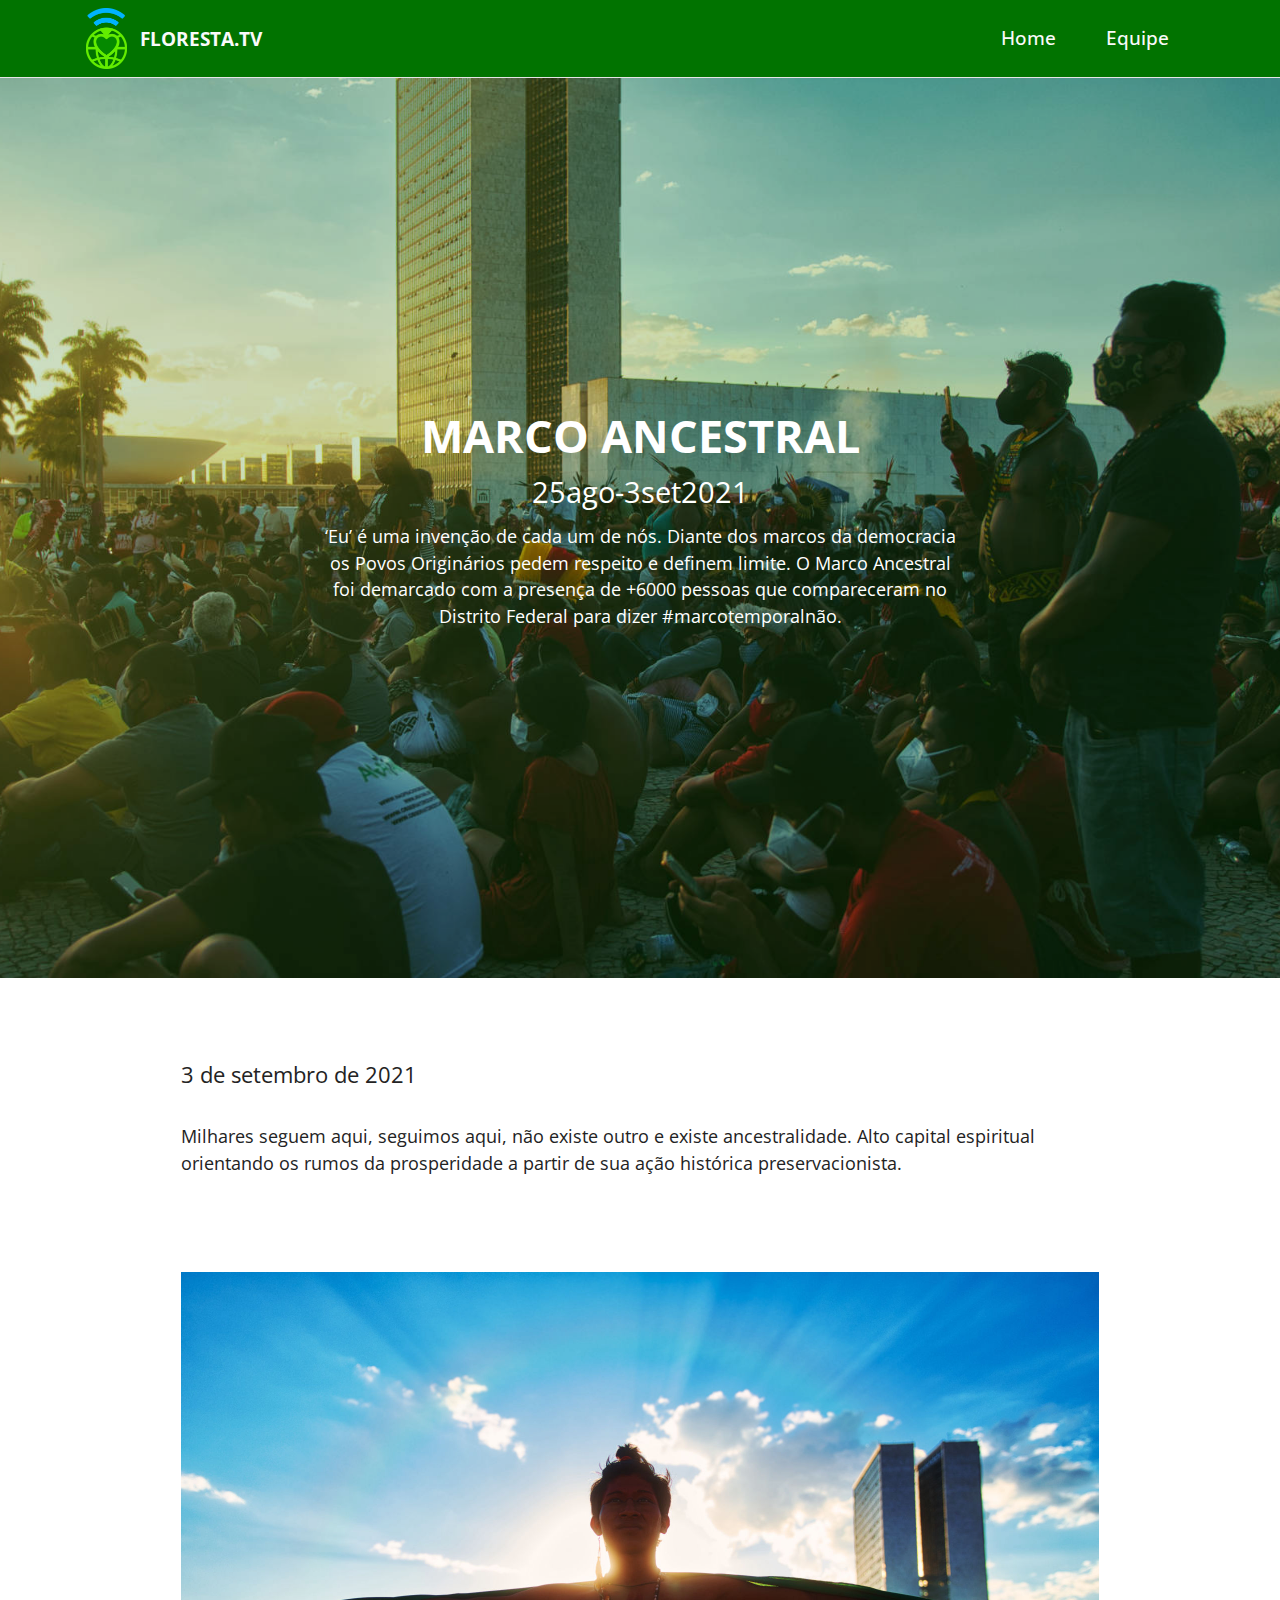
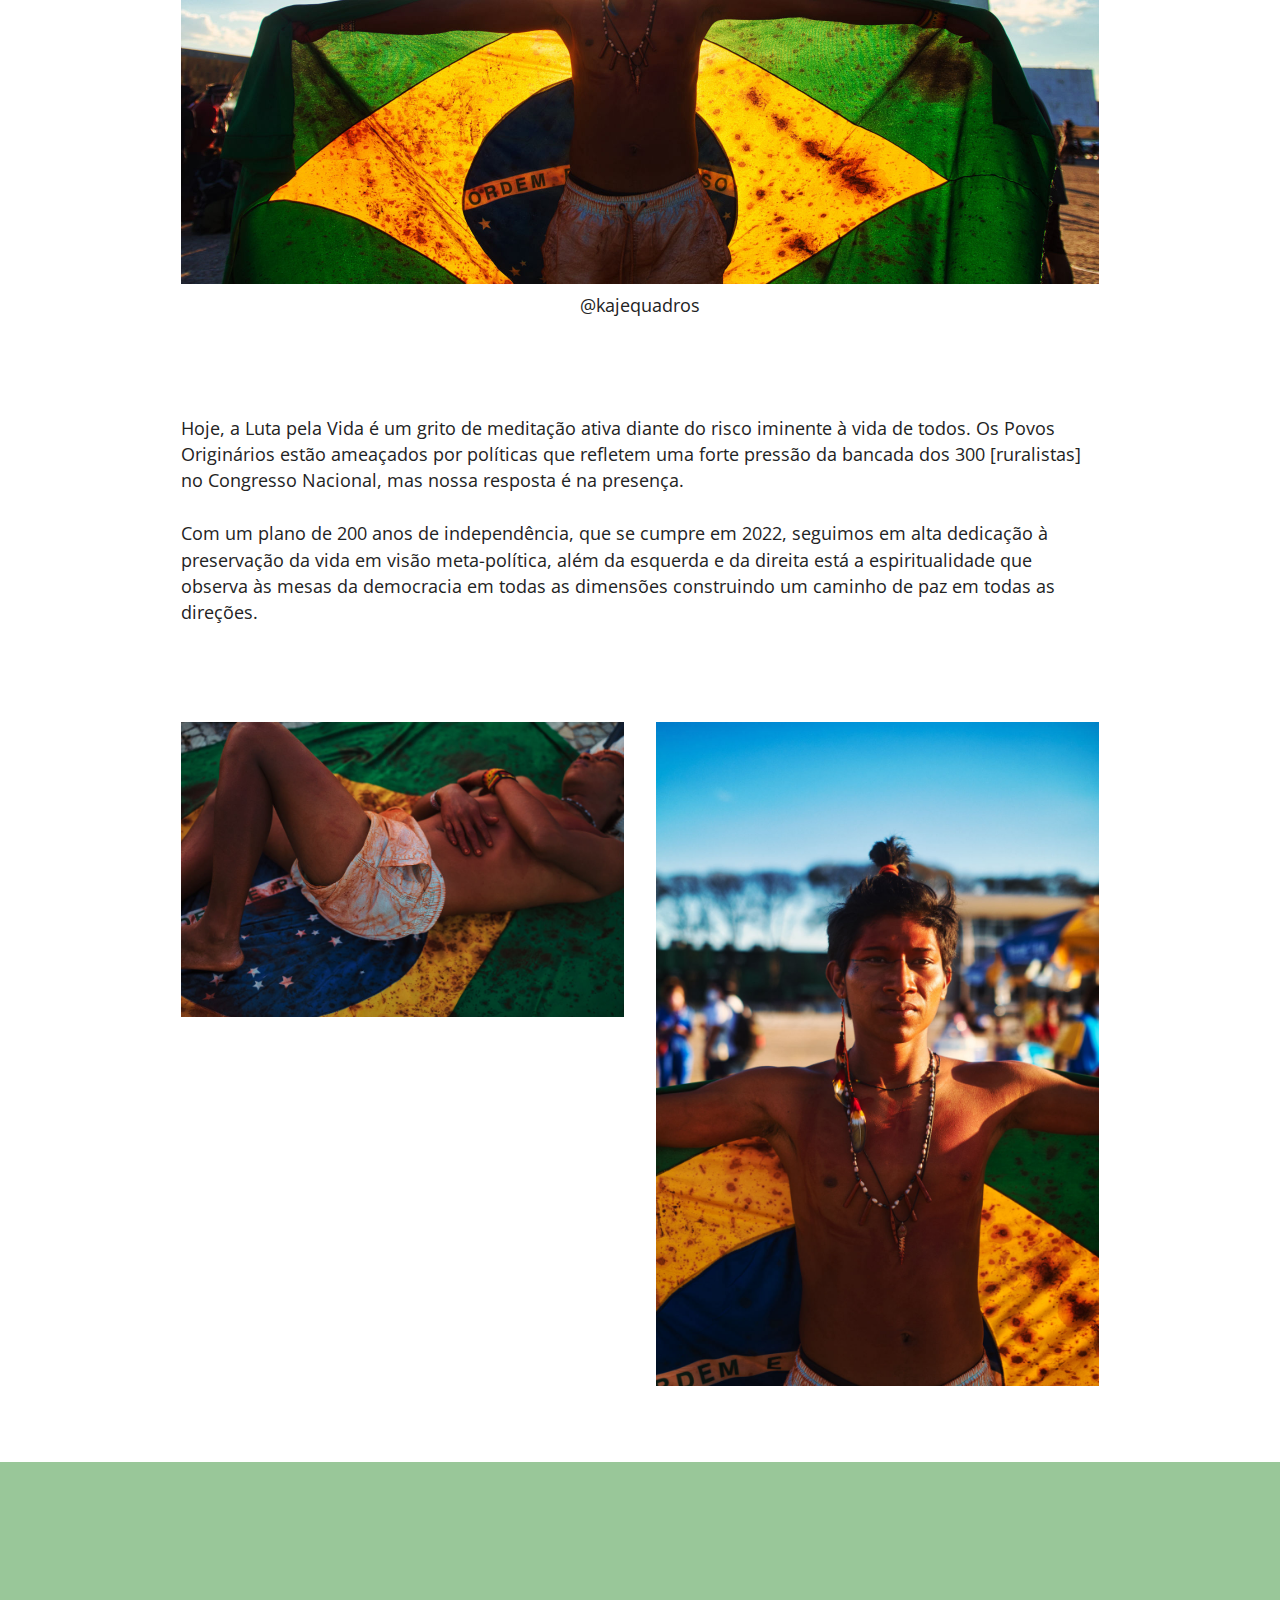
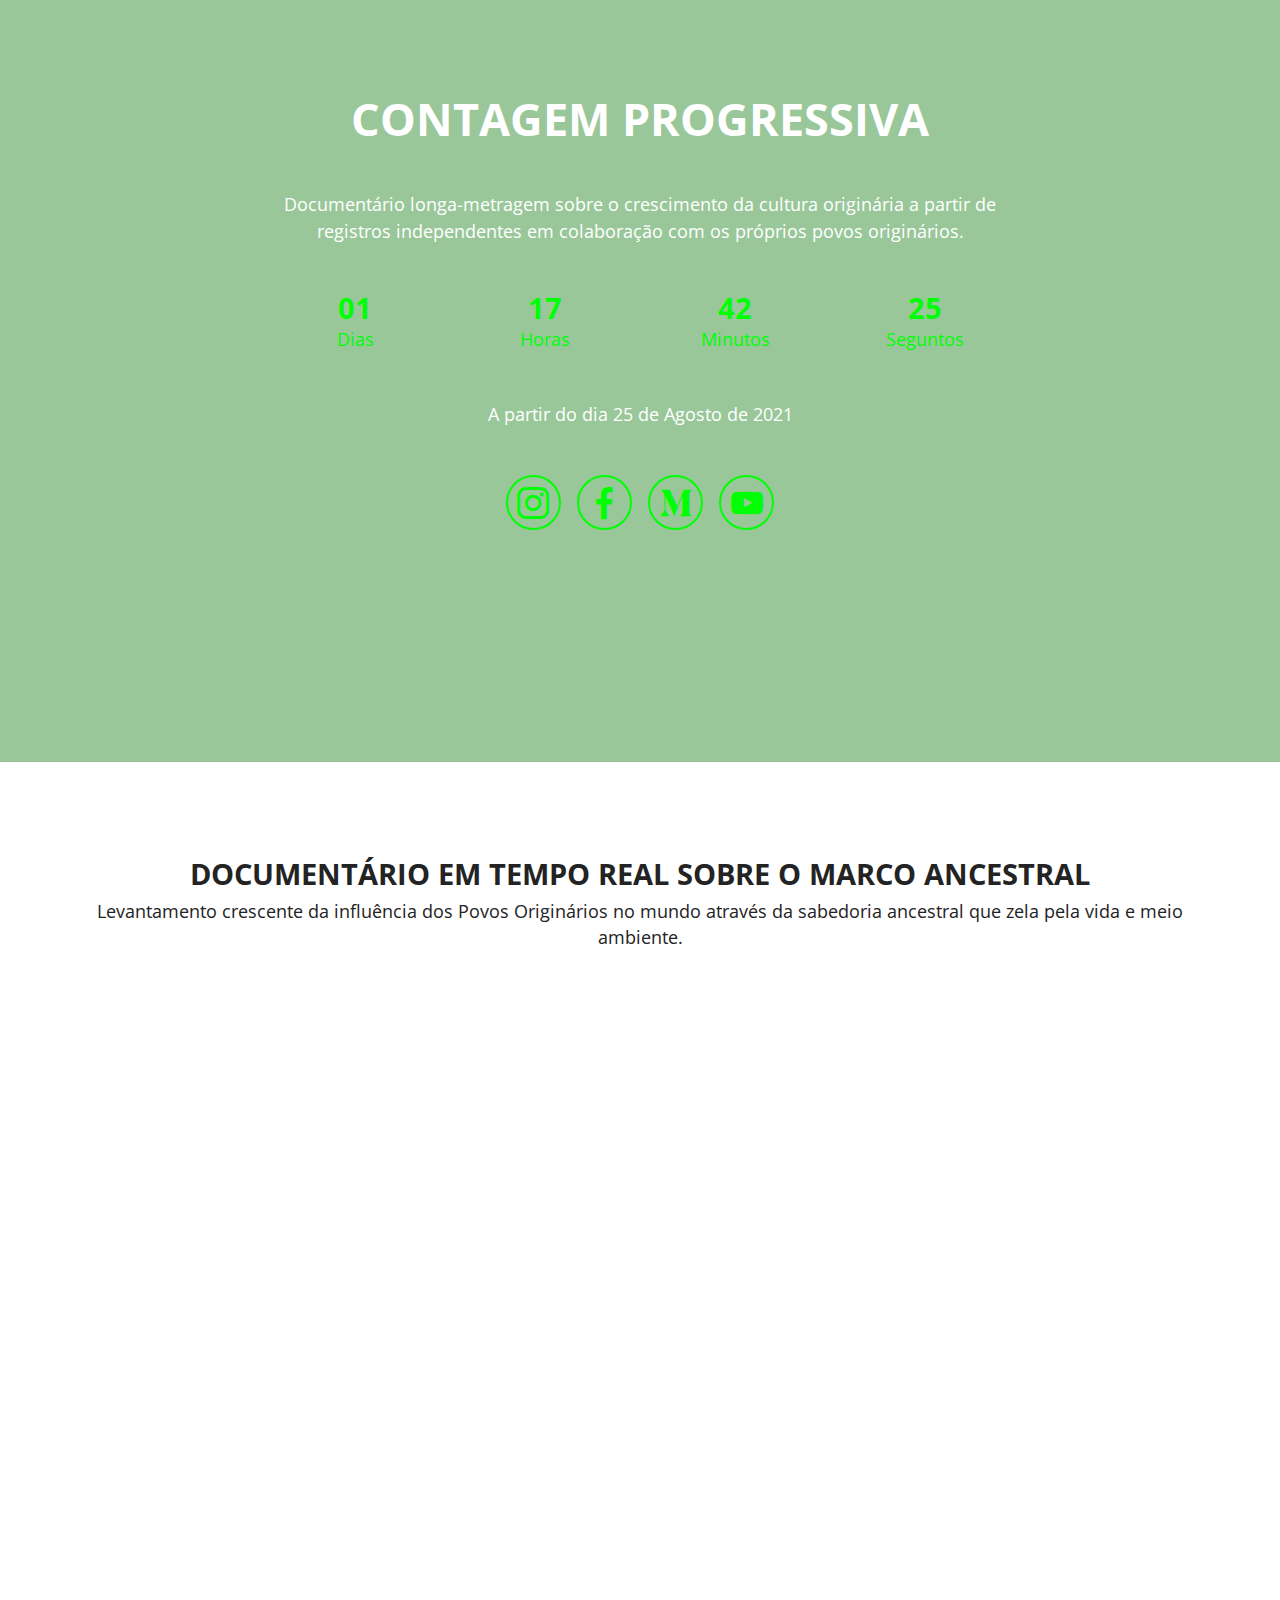
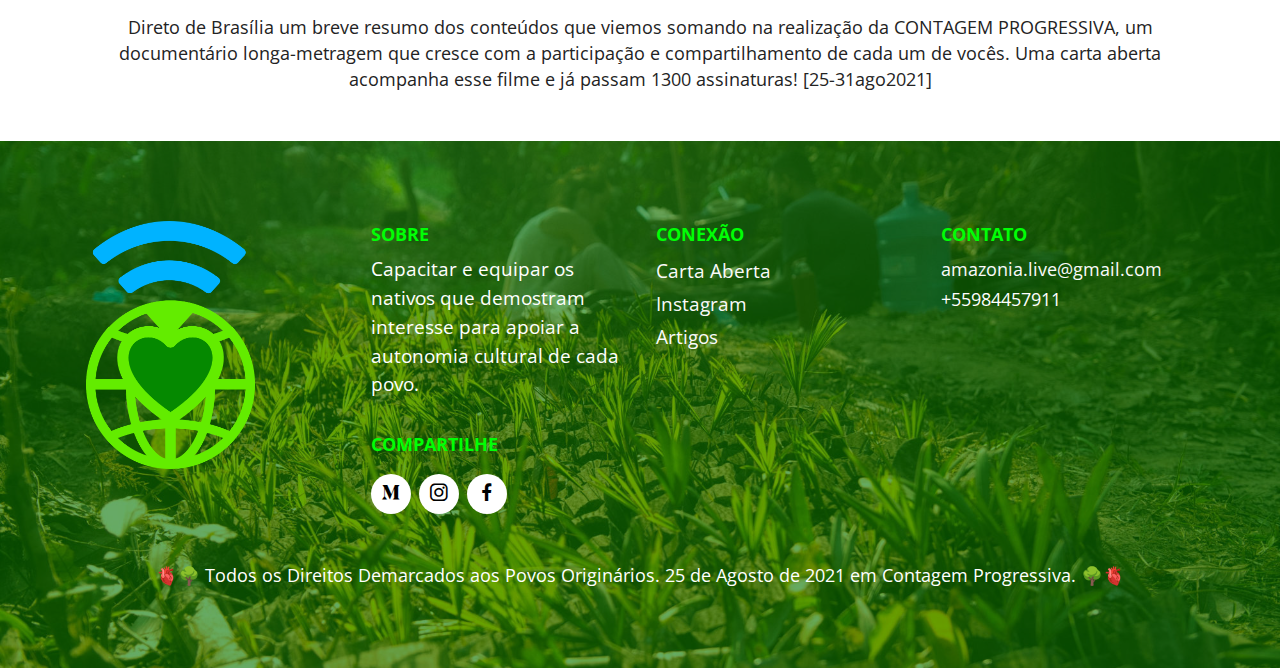
<file: marcoancestral.html>
<!DOCTYPE html>
<html  >
<head>
  
  <meta charset="UTF-8">
  <meta http-equiv="X-UA-Compatible" content="IE=edge">
  
  <meta name="twitter:card" content="summary_large_image"/>
  <meta name="twitter:image:src" content="assets/images/marcoancestral-meta.jpeg">
  <meta property="og:image" content="assets/images/marcoancestral-meta.jpeg">
  <meta name="twitter:title" content="Marco Ancestral">
  <meta name="viewport" content="width=device-width, initial-scale=1, minimum-scale=1">
  <link rel="shortcut icon" href="assets/images/floresta-tv-quadrado-128x128-1.png" type="image/x-icon">
  <meta name="description" content="O Marco Ancestral foi demarcado com a presença de +6000 pessoas que compareceram no Distrito Federal para dizer #marcotemporalnão.">
  
  
  <title>Marco Ancestral</title>
  <link rel="stylesheet" href="assets/bootstrap/css/bootstrap.min.css">
  <link rel="stylesheet" href="assets/bootstrap/css/bootstrap-grid.min.css">
  <link rel="stylesheet" href="assets/bootstrap/css/bootstrap-reboot.min.css">
  <link rel="stylesheet" href="assets/parallax/jarallax.css">
  <link rel="stylesheet" href="assets/dropdown/css/style.css">
  <link rel="stylesheet" href="assets/socicon/css/styles.css">
  <link rel="stylesheet" href="assets/theme/css/style.css">
  <link rel="preload" href="https://fonts.googleapis.com/css?family=Open+Sans:300,300i,400,400i,600,600i,700,700i,800,800i&display=swap" as="style" onload="this.onload=null;this.rel='stylesheet'">
  <noscript><link rel="stylesheet" href="https://fonts.googleapis.com/css?family=Open+Sans:300,300i,400,400i,600,600i,700,700i,800,800i&display=swap"></noscript>
  <link rel="preload" as="style" href="assets/mobirise/css/mbr-additional.css"><link rel="stylesheet" href="assets/mobirise/css/mbr-additional.css" type="text/css">
  
  
    <!-- Global site tag (gtag.js) - Google Analytics -->
<script async src="https://www.googletagmanager.com/gtag/js?id=G-87SZ1PJH34"></script>
<script>
  window.dataLayer = window.dataLayer || [];
  function gtag(){dataLayer.push(arguments);}
  gtag('js', new Date());

  gtag('config', 'G-87SZ1PJH34');
</script>
  

</head>
<body>
  
  <section data-bs-version="5.1" class="menu cid-s48OLK6784" once="menu" id="menu1-2g">
    
    <nav class="navbar navbar-dropdown navbar-expand-lg">
        <div class="container">
            <div class="navbar-brand">
                <span class="navbar-logo">
                    <a href="#">
                        <img src="assets/images/floresta-tv-2.png" alt="" style="height: 3.8rem;">
                    </a>
                </span>
                <span class="navbar-caption-wrap"><a class="navbar-caption text-white text-primary display-4" href="index.html">FLORESTA.TV</a></span>
            </div>
            <button class="navbar-toggler" type="button" data-toggle="collapse" data-bs-toggle="collapse" data-target="#navbarSupportedContent" data-bs-target="#navbarSupportedContent" aria-controls="navbarNavAltMarkup" aria-expanded="false" aria-label="Toggle navigation">
                <div class="hamburger">
                    <span></span>
                    <span></span>
                    <span></span>
                    <span></span>
                </div>
            </button>
            <div class="collapse navbar-collapse" id="navbarSupportedContent">
                <ul class="navbar-nav nav-dropdown nav-right" data-app-modern-menu="true"><li class="nav-item"><a class="nav-link link text-white text-primary display-4" href="index.html">Home</a></li><li class="nav-item"><a class="nav-link link text-white text-primary display-4" href="equipe.html">Equipe</a></li></ul>
                
                
            </div>
        </div>
    </nav>

</section>

<section data-bs-version="5.1" class="header6 cid-sHZIZ3F8NT mbr-fullscreen" id="header6-2h">

    

    <div class="mbr-overlay" style="opacity: 0.2; background-color: rgb(1, 115, 0);"></div>

    <div class="align-center container">
        <div class="row justify-content-center">
            <div class="col-12 col-lg-7">
                <h1 class="mbr-section-title mbr-fonts-style mbr-white mb-3 display-1"><strong>MARCO ANCESTRAL</strong></h1>
                <h2 class="mbr-section-subtitle mbr-fonts-style mbr-white mb-3 display-2">25ago-3set2021</h2>
                <p class="mbr-text mbr-white mbr-fonts-style display-7">
                    ‘Eu’ é uma invenção de cada um de nós. Diante dos marcos da democracia os Povos Originários pedem respeito e definem limite. O Marco Ancestral foi demarcado com a presença de +6000 pessoas que compareceram no Distrito Federal para dizer #marcotemporalnão.</p>
                
            </div>
        </div>
    </div>
</section>

<section data-bs-version="5.1" class="content5 cid-sHZOznzYue" id="content5-35">
    
    <div class="container">
        <div class="row justify-content-center">
            <div class="col-md-12 col-lg-10">
                
                <h4 class="mbr-section-subtitle mbr-fonts-style mb-4 display-5">3 de setembro de 2021</h4>
                <p class="mbr-text mbr-fonts-style display-7">
                    Milhares seguem aqui, seguimos aqui, não existe outro e existe ancestralidade. Alto capital espiritual orientando os rumos da prosperidade a partir de sua ação histórica preservacionista.</p>
            </div>
        </div>
    </div>
</section>

<section data-bs-version="5.1" class="image3 cid-sHZKuVRxUs" id="image3-2j">
    

    

    <div class="container">
        <div class="row justify-content-center">
            <div class="col-12 col-lg-10">
                <div class="image-wrapper">
                    <img src="assets/images/-mg-968-1836x1224.jpg" alt="">
                    <p class="mbr-description mbr-fonts-style mt-2 align-center display-7">
                        @kajequadros</p>
                </div>
            </div>
        </div>
    </div>
</section>

<section data-bs-version="5.1" class="content5 cid-sHZM8Z90J2" id="content5-2m">
    
    <div class="container">
        <div class="row justify-content-center">
            <div class="col-md-12 col-lg-10">
                
                
                <p class="mbr-text mbr-fonts-style display-7">Hoje, a Luta pela Vida é um grito de meditação ativa diante do risco iminente à vida de todos. Os Povos Originários estão ameaçados por políticas que refletem uma forte pressão da bancada dos 300 [ruralistas] no Congresso Nacional, mas nossa resposta é na presença.<br><br>Com um plano de 200 anos de independência, que se cumpre em 2022, seguimos em alta dedicação à preservação da vida em visão meta-política, além da esquerda e da direita está a espiritualidade que observa às mesas da democracia em todas as dimensões construindo um caminho de paz em todas as direções.<br></p>
            </div>
        </div>
    </div>
</section>

<section data-bs-version="5.1" class="image5 cid-sHZKJP3p1L" id="image5-2k">
    
    
    <div class="container">
        <div class="row">
            <div class="col-12 col-md-10">
                <div class="row">
                    <div class="col-12 col-lg-6">
                        <div class="img-item mb-3">
                            <img src="assets/images/-mg-1038-1076x717.jpg" alt="">
                            
                        </div>
                    </div>
                    <div class="col-12 col-lg">
                        <div class="img-item mb-3">
                            <img src="assets/images/-mg-978-1076x1614.jpg" alt="">
                            
                        </div>
                    </div>
                </div>
            </div>
        </div>
    </div>
</section>

<section data-bs-version="5.1" class="countdown4 cid-sHZJNowQMZ mbr-fullscreen mbr-parallax-background" id="countdown4-2i">
    
    <div class="mbr-overlay" style="opacity: 0.4; background-color: rgb(1, 115, 0);">
    </div>
    <div class="container">
        <div class="row justify-content-center">
            <div class="col-lg-8">
                <h3 class="mbr-section-title mb-5 align-center mbr-fonts-style display-1">
                    <strong>CONTAGEM PROGRESSIVA</strong></h3>
                <h4 class="mbr-section-subtitle mb-5 align-center mbr-fonts-style display-7">Documentário longa-metragem sobre o crescimento da cultura originária a partir de registros independentes em colaboração com os próprios povos originários.</h4>
                <div class="countdown-cont align-center mb-5">
                    <div class="daysCountdown col-xs-3 col-sm-3 col-md-3" title="Dias"></div>
                    <div class="hoursCountdown col-xs-3 col-sm-3 col-md-3" title="Horas"></div>
                    <div class="minutesCountdown col-xs-3 col-sm-3 col-md-3" title="Minutos"></div>
                    <div class="secondsCountdown col-xs-3 col-sm-3 col-md-3" title="Seguntos"></div>
                    <div class="countdown" data-due-date="2021/08/25"></div>
                </div>
                <p class="mbr-text mb-5 align-center mbr-fonts-style display-7">A partir do dia 25 de Agosto de 2021</p>
                <div class="icons-menu row justify-content-center display-7">
                    
                    
                    
                    
                <div class="soc-item col-auto">
                        <a href="https://instagram.com/florestatv" target="_blank" class="social__link">
                            <span class="mbr-iconfont socicon-instagram socicon"></span>
                        </a>
                    </div><div class="soc-item col-auto">
                        <a href="https://facebook.com/florestatv" target="_blank" class="social__link">
                            <span class="mbr-iconfont socicon-facebook socicon"></span>
                        </a>
                    </div><div class="soc-item col-auto">
                        <a href="http://medium.com/florestatv" target="_blank" class="social__link">
                            <span class="mbr-iconfont socicon-medium socicon"></span>
                        </a>
                    </div><div class="soc-item col-auto">
                        <a href="https://youtube.com/recnplay" target="_blank" class="social__link">
                            <span class="mbr-iconfont socicon-youtube socicon"></span>
                        </a>
                    </div></div>
                
            </div>
        </div>
    </div>
</section>

<section data-bs-version="5.1" class="video2 cid-sHZPXEeHmD" id="video2-36">
    
    
    <div class="container">
        <div class="mbr-section-head">
            <h4 class="mbr-section-title mbr-fonts-style mb-0 display-2"><strong>DOCUMENTÁRIO EM TEMPO REAL SOBRE O MARCO ANCESTRAL</strong></h4>
            <h5 class="mbr-section-subtitle mbr-fonts-style mb-0 mt-2 display-7">Levantamento crescente da influência dos Povos Originários no mundo através da sabedoria ancestral que zela pela vida e meio ambiente.</h5>
        </div>
        <div class="row justify-content-center mt-4">
            <div class="col-12 col-md-12 video-block">
                <div class="video-wrapper"><iframe class="mbr-embedded-video" src="https://www.youtube.com/embed/WVmItbV5rbg?rel=0&amp;amp;showinfo=0&amp;autoplay=0&amp;loop=0" width="1280" height="720" frameborder="0" allowfullscreen></iframe></div>
                <p class="mbr-text pt-2 mbr-fonts-style display-7">
                    Direto de Brasília um breve resumo dos conteúdos que viemos somando na realização da CONTAGEM PROGRESSIVA, um documentário longa-metragem que cresce com a participação e compartilhamento de cada um de vocês. Uma carta aberta acompanha esse filme e já passam 1300 assinaturas! [25-31ago2021]</p>
            </div>
        </div>
    </div>
</section>

<section data-bs-version="5.1" class="footer4 cid-sHLW0I0p1a" once="footers" id="footer4-2f">

    
    <div class="mbr-overlay" style="opacity: 0.6; background-color: rgb(1, 115, 0);"></div>
    <div class="container">
        <div class="row mbr-white">
            <div class="col-6 col-lg-3">
                <div class="media-wrap col-md-8 col-12">
                    <a href="#">
                        <img src="assets/images/floresta-tv-2.png" alt="">
                    </a>
                </div>
            </div>
            <div class="col-12 col-md-6 col-lg-3">
                <h5 class="mbr-section-subtitle mbr-fonts-style mb-2 display-7"><strong>SOBRE</strong></h5>
                <p class="mbr-text mbr-fonts-style mb-4 display-4">
                    Capacitar e equipar os nativos que demostram interesse para apoiar a autonomia cultural de cada povo.</p>
                <h5 class="mbr-section-subtitle mbr-fonts-style mb-3 display-7">
                    <strong>COMPARTILHE</strong></h5>
                <div class="social-row display-7">
                    <div class="soc-item">
                        <a href="http://medium.com/florestatv" target="_blank">
                            <span class="mbr-iconfont socicon-medium socicon"></span>
                        </a>
                    </div>
                    <div class="soc-item">
                        <a href="https://www.instagram.com/florestatv/" target="_blank">
                            <span class="mbr-iconfont socicon-instagram socicon"></span>
                        </a>
                    </div>
                    <div class="soc-item">
                        <a href="http://facebook.com/florestatv" target="_blank">
                            <span class="mbr-iconfont socicon-facebook socicon"></span>
                        </a>
                    </div>
                    
                </div>
            </div>
            <div class="col-12 col-md-6 col-lg-3">
                <h5 class="mbr-section-subtitle mbr-fonts-style mb-2 display-7"><strong>CONEXÃO</strong></h5>
                <ul class="list mbr-fonts-style display-4">
                    <li class="mbr-text item-wrap"><a href="https://www.change.org/p/carta-aberta-dos-povos-originários-do-brasil-contagem-progressiva" class="text-white">Carta Aberta</a></li><li class="mbr-text item-wrap"><a href="http://instagram.com/florestatv" class="text-white">Instagram</a></li><li class="mbr-text item-wrap"><a href="http://medium.com/florestatv" class="text-white">Artigos</a></li><li class="mbr-text item-wrap"><br></li>
                </ul>
            </div>
            <div class="col-12 col-md-6 col-lg-3">
                <h5 class="mbr-section-subtitle mbr-fonts-style mb-2 display-7">
                    <strong>CONTATO</strong></h5>
                <ul class="list mbr-fonts-style display-7">
                    <li class="mbr-text item-wrap"><a href="mailto:amazonia.live@gmail.com" class="text-white">amazonia.live@gmail.com</a></li><li class="mbr-text item-wrap">+55984457911</li>
                </ul>
            </div>
            <div class="col-12 mt-4">
                <p class="mbr-text mb-0 mbr-fonts-style copyright align-center display-7">
                    🫀🌳 Todos os Direitos Demarcados aos Povos Originários. 25 de Agosto de 2021 em Contagem Progressiva. 🌳🫀
                </p>
            </div>
        </div>
    </div>
</section>


<script src="assets/bootstrap/js/bootstrap.bundle.min.js"></script>
  <script src="assets/parallax/jarallax.js"></script>
  <script src="assets/smoothscroll/smooth-scroll.js"></script>
  <script src="assets/ytplayer/index.js"></script>
  <script src="assets/countdown/countdown.js"></script>
  <script src="assets/playervimeo/vimeo_player.js"></script>
  <script src="assets/dropdown/js/navbar-dropdown.js"></script>
  <script src="assets/theme/js/script.js"></script>
  
  
  

</body>
</html>
</file>
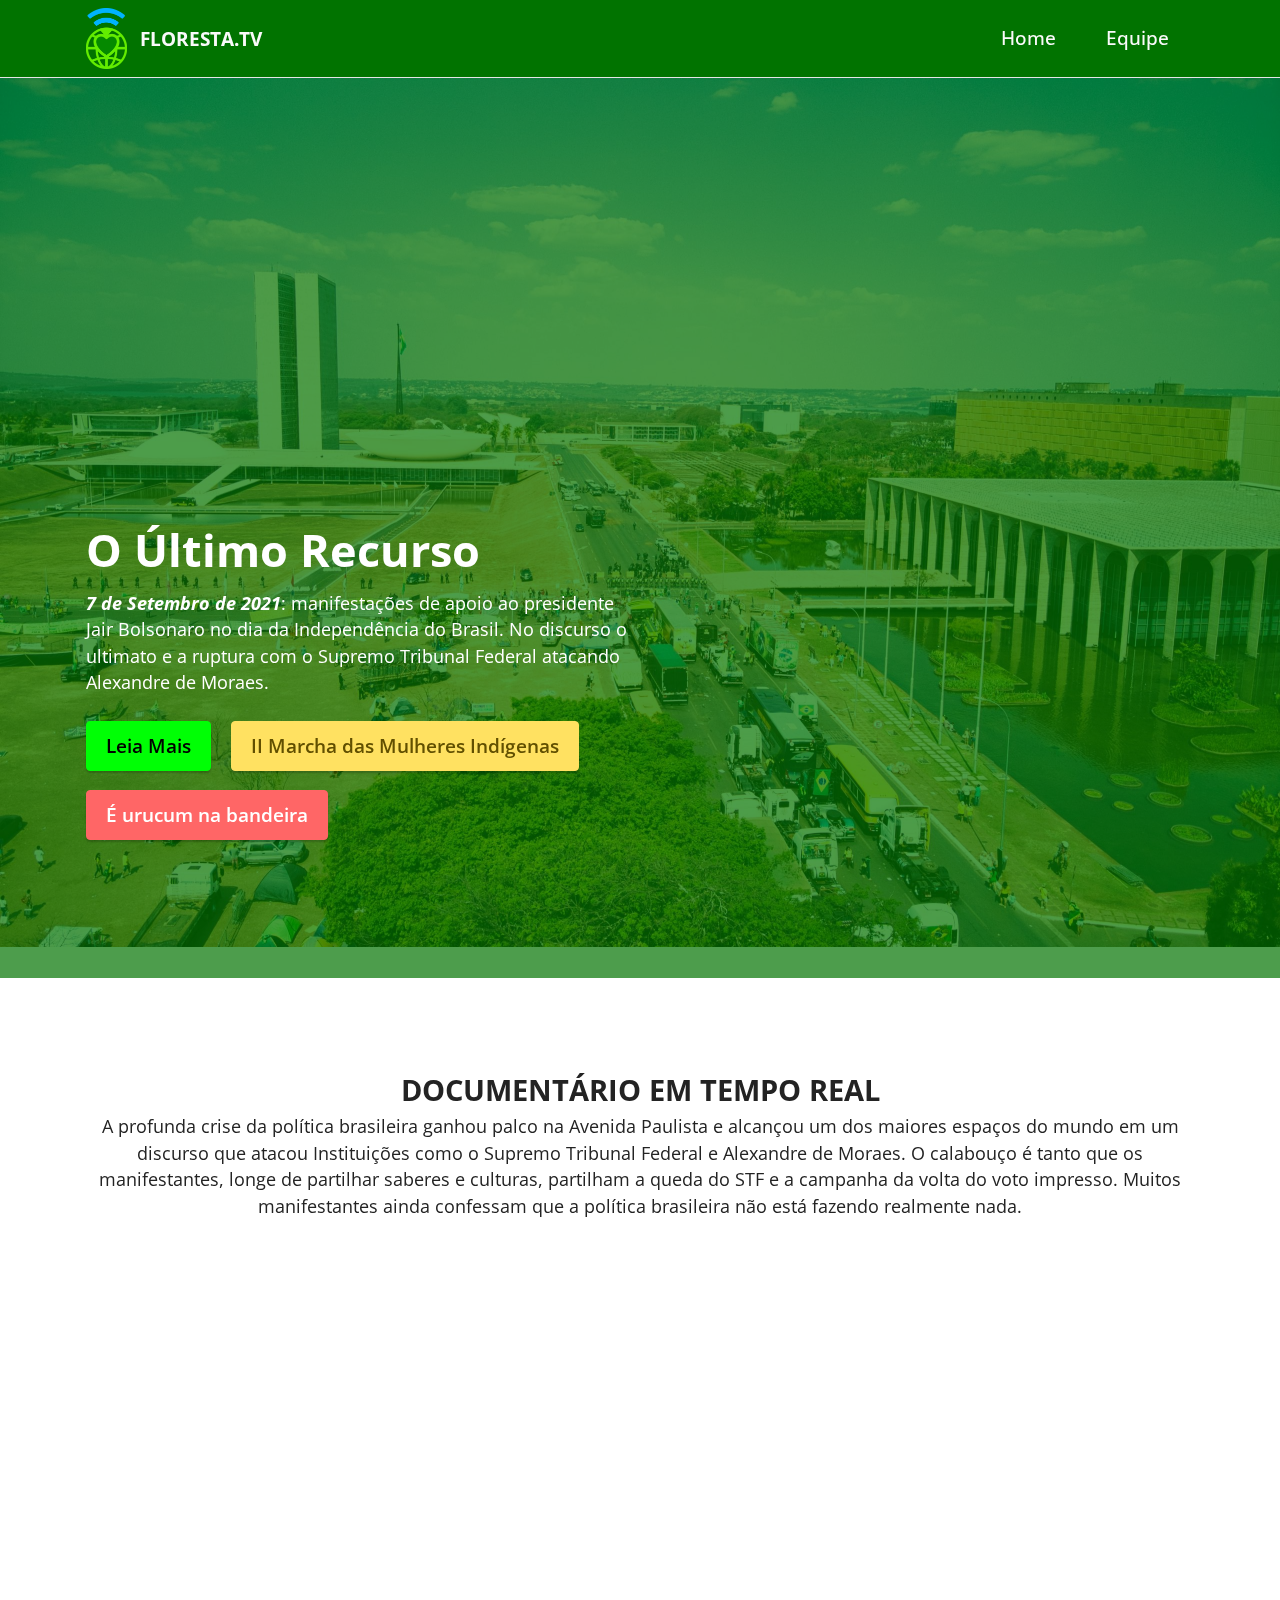
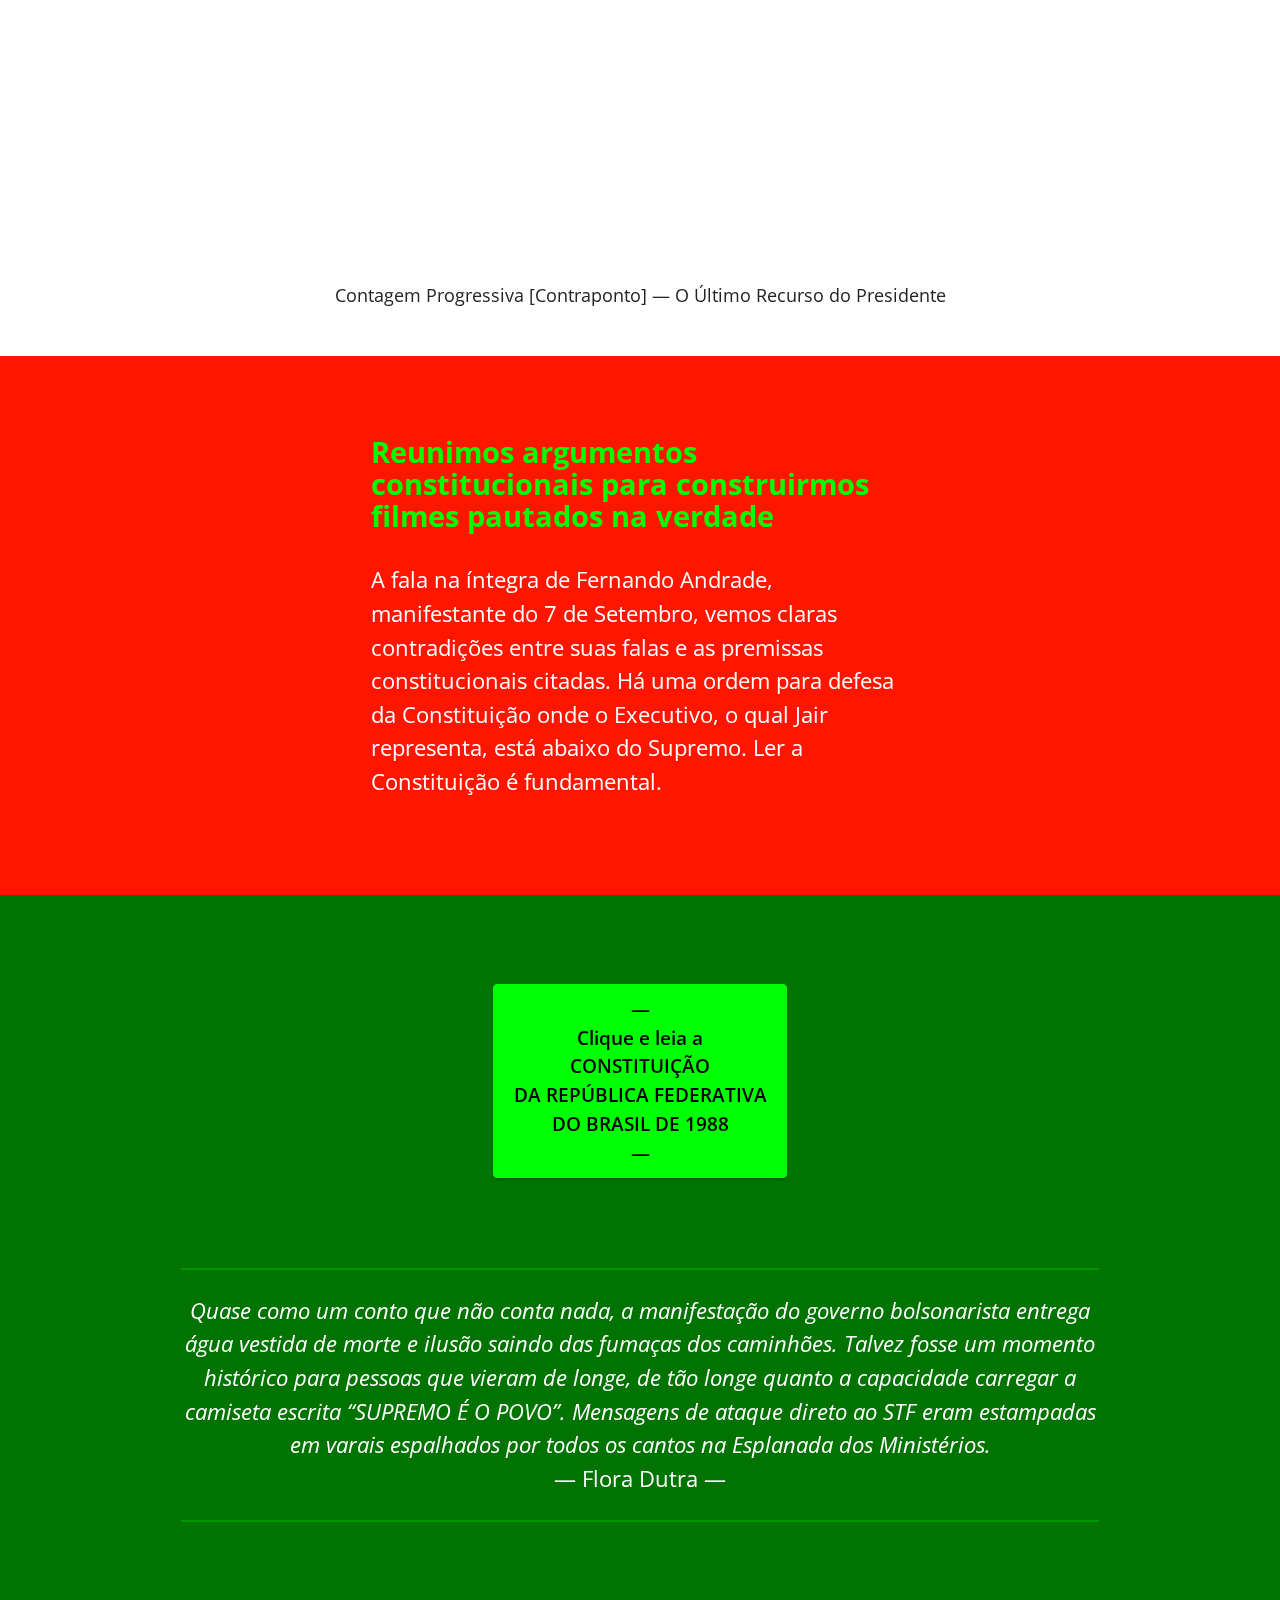
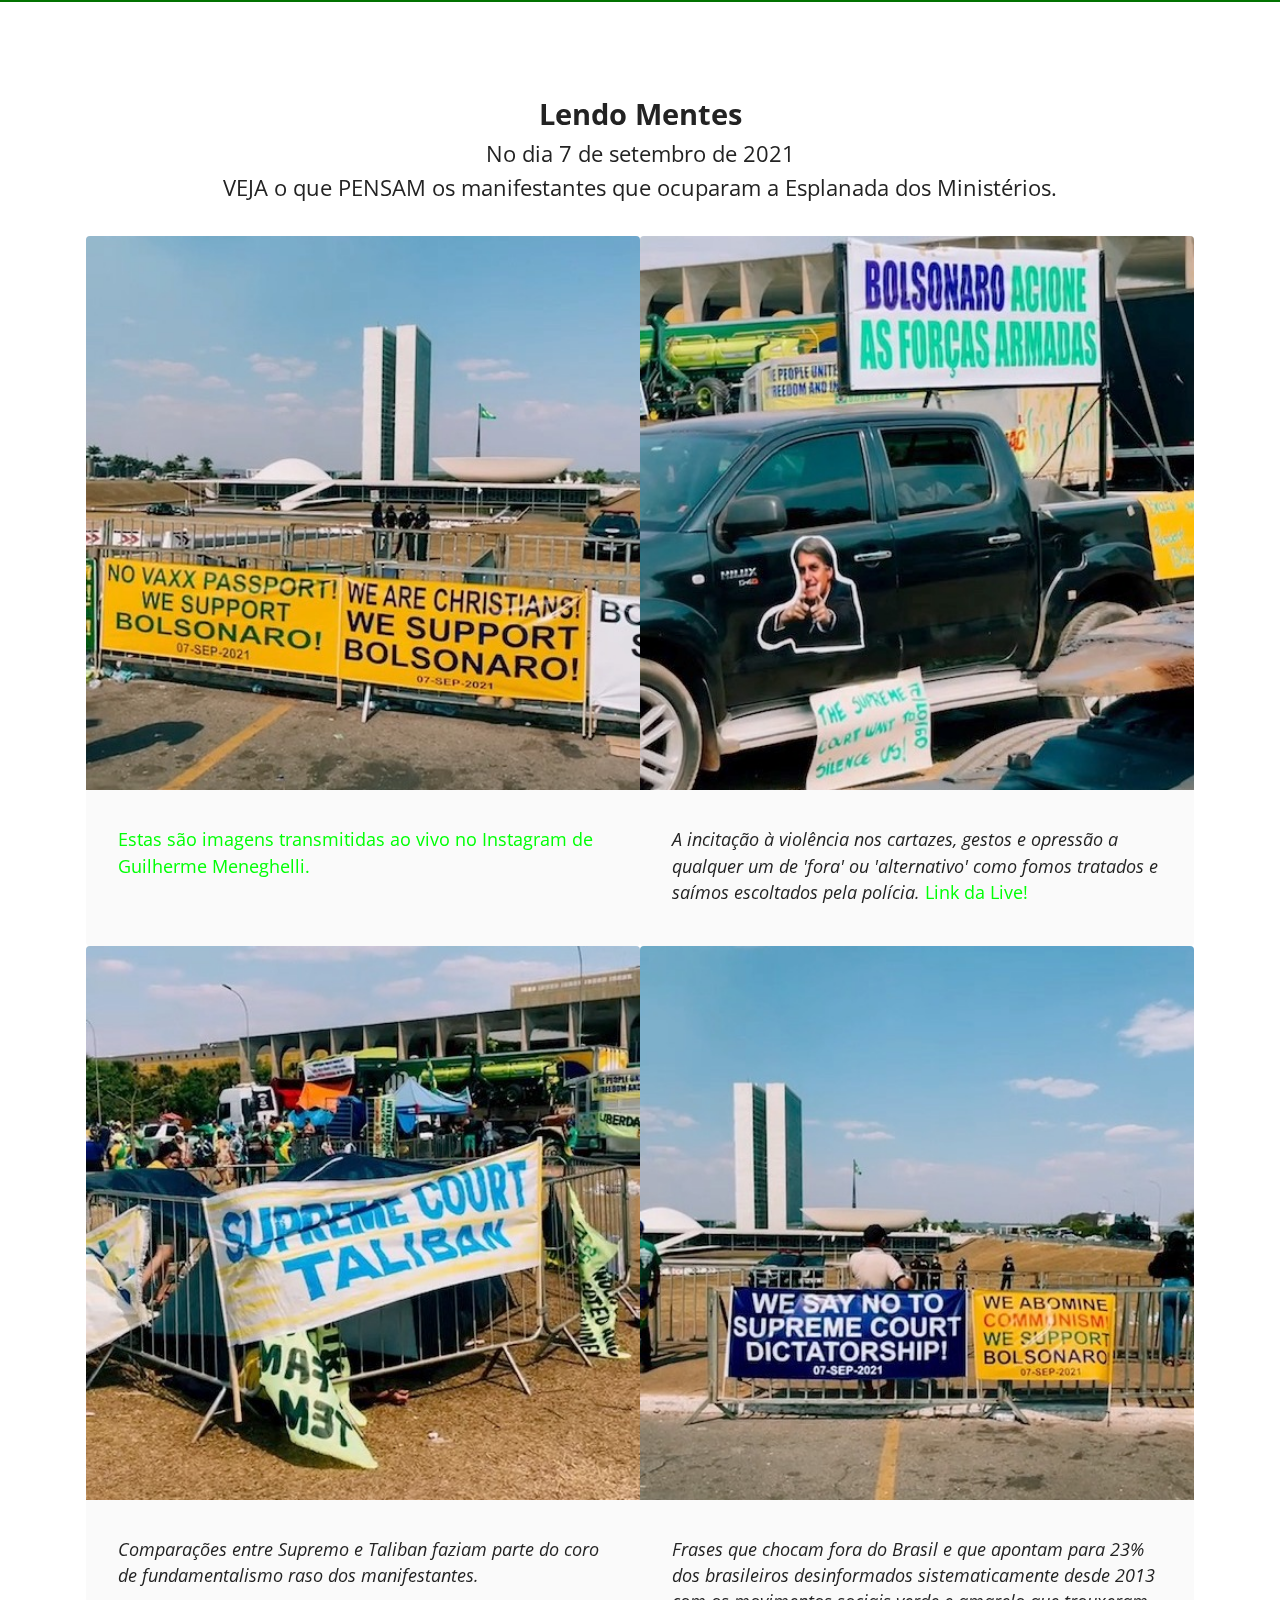
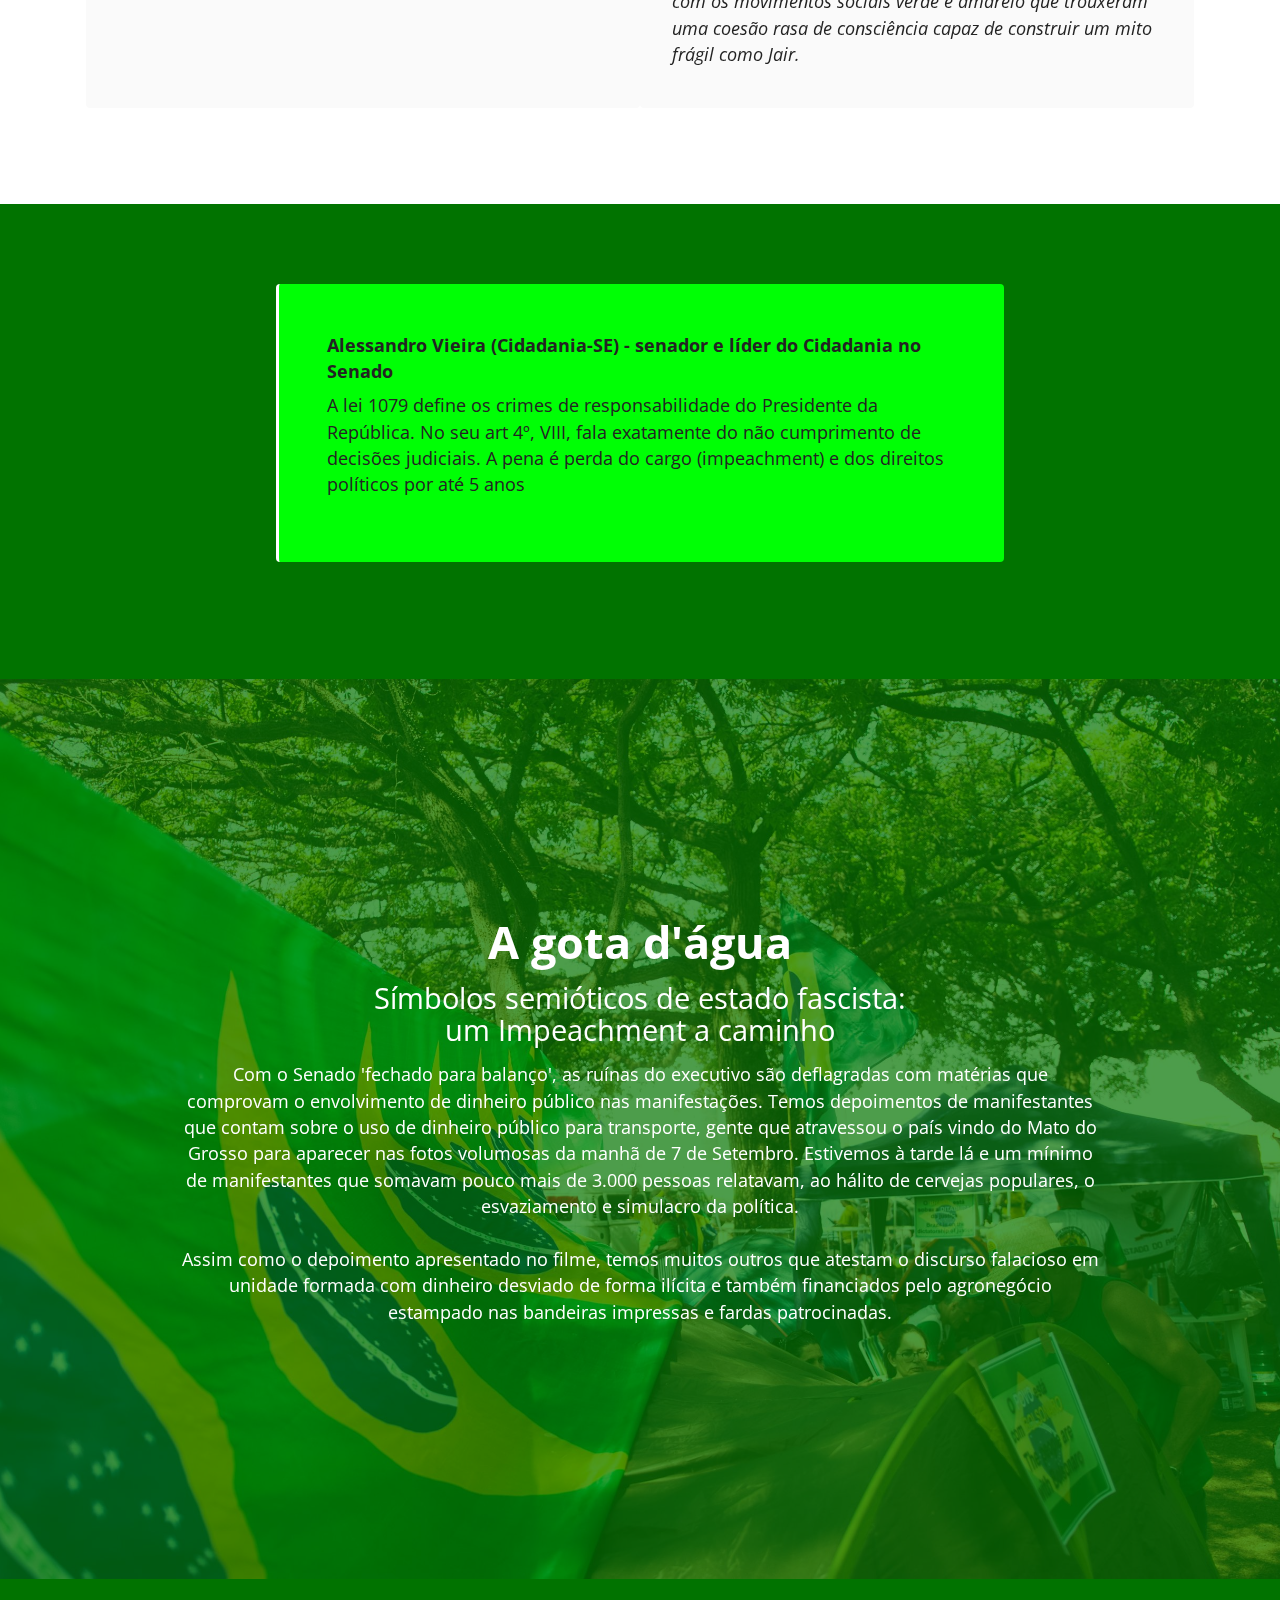
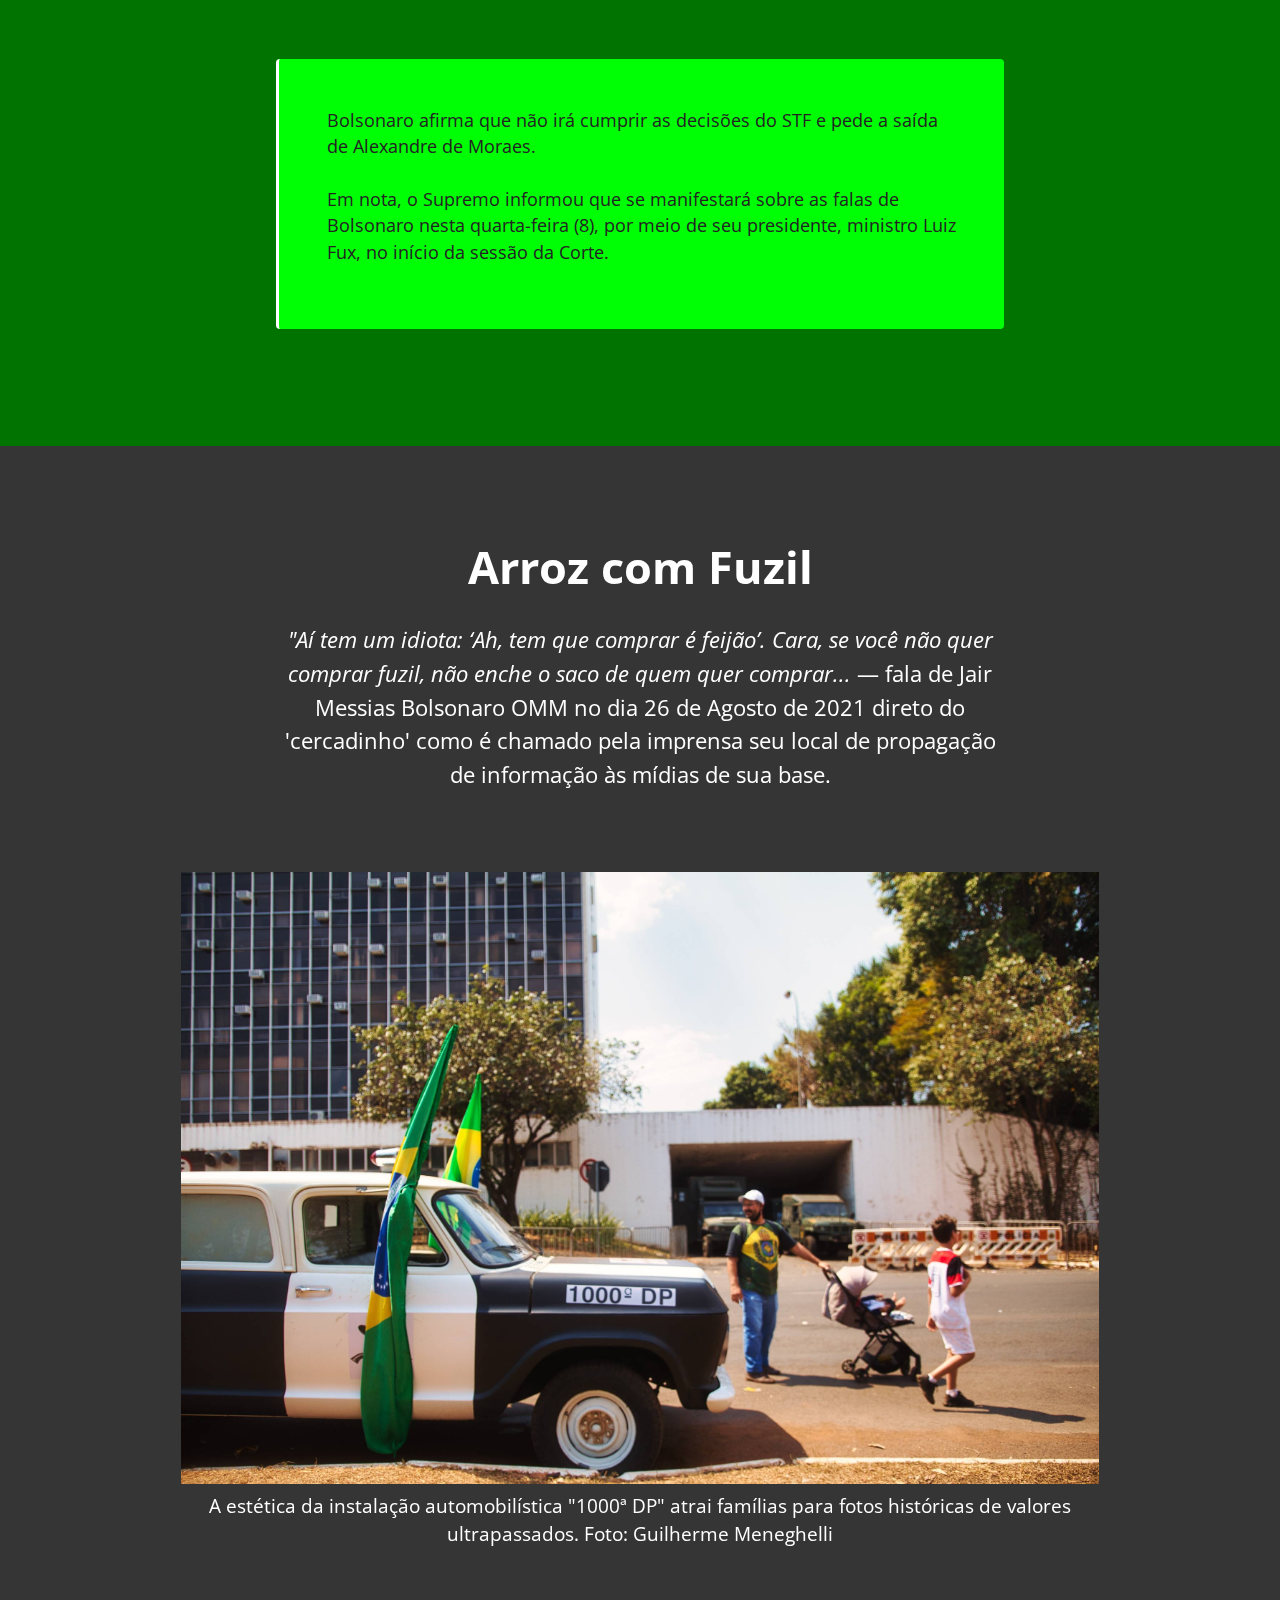
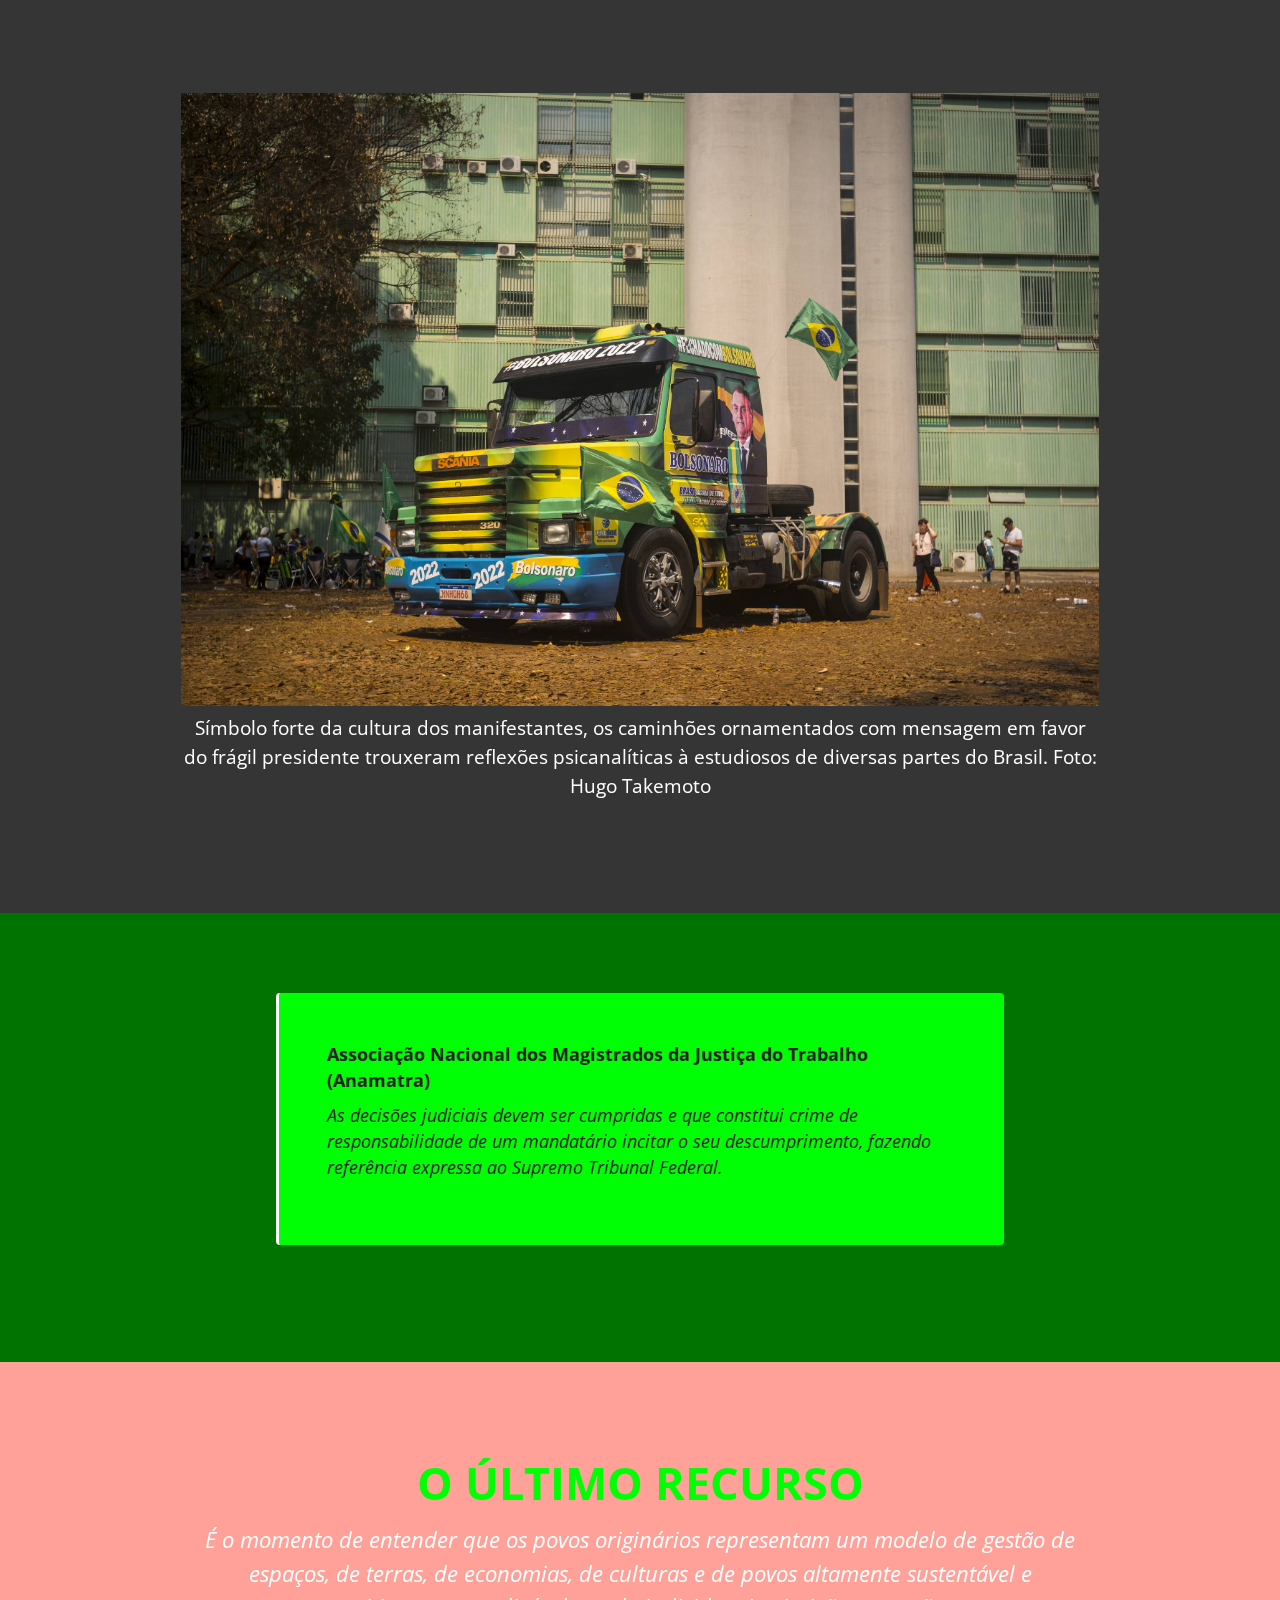
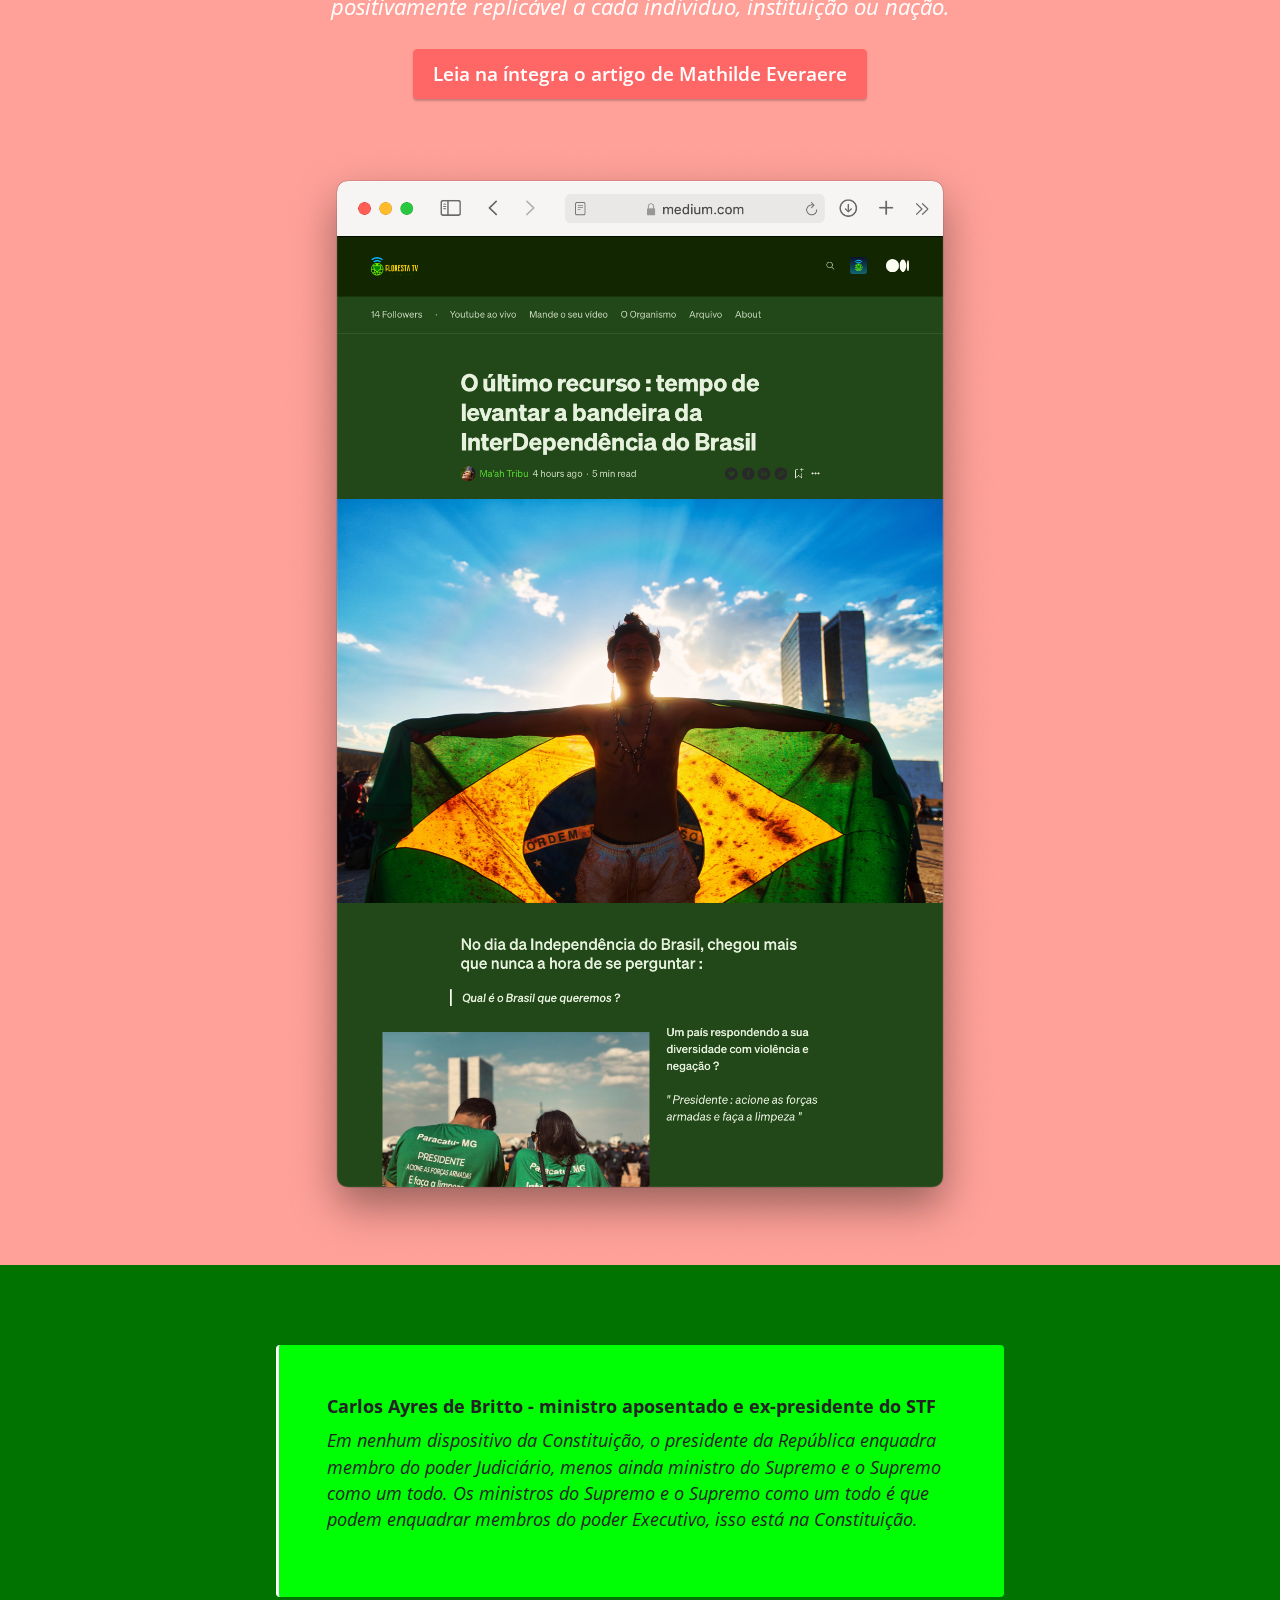
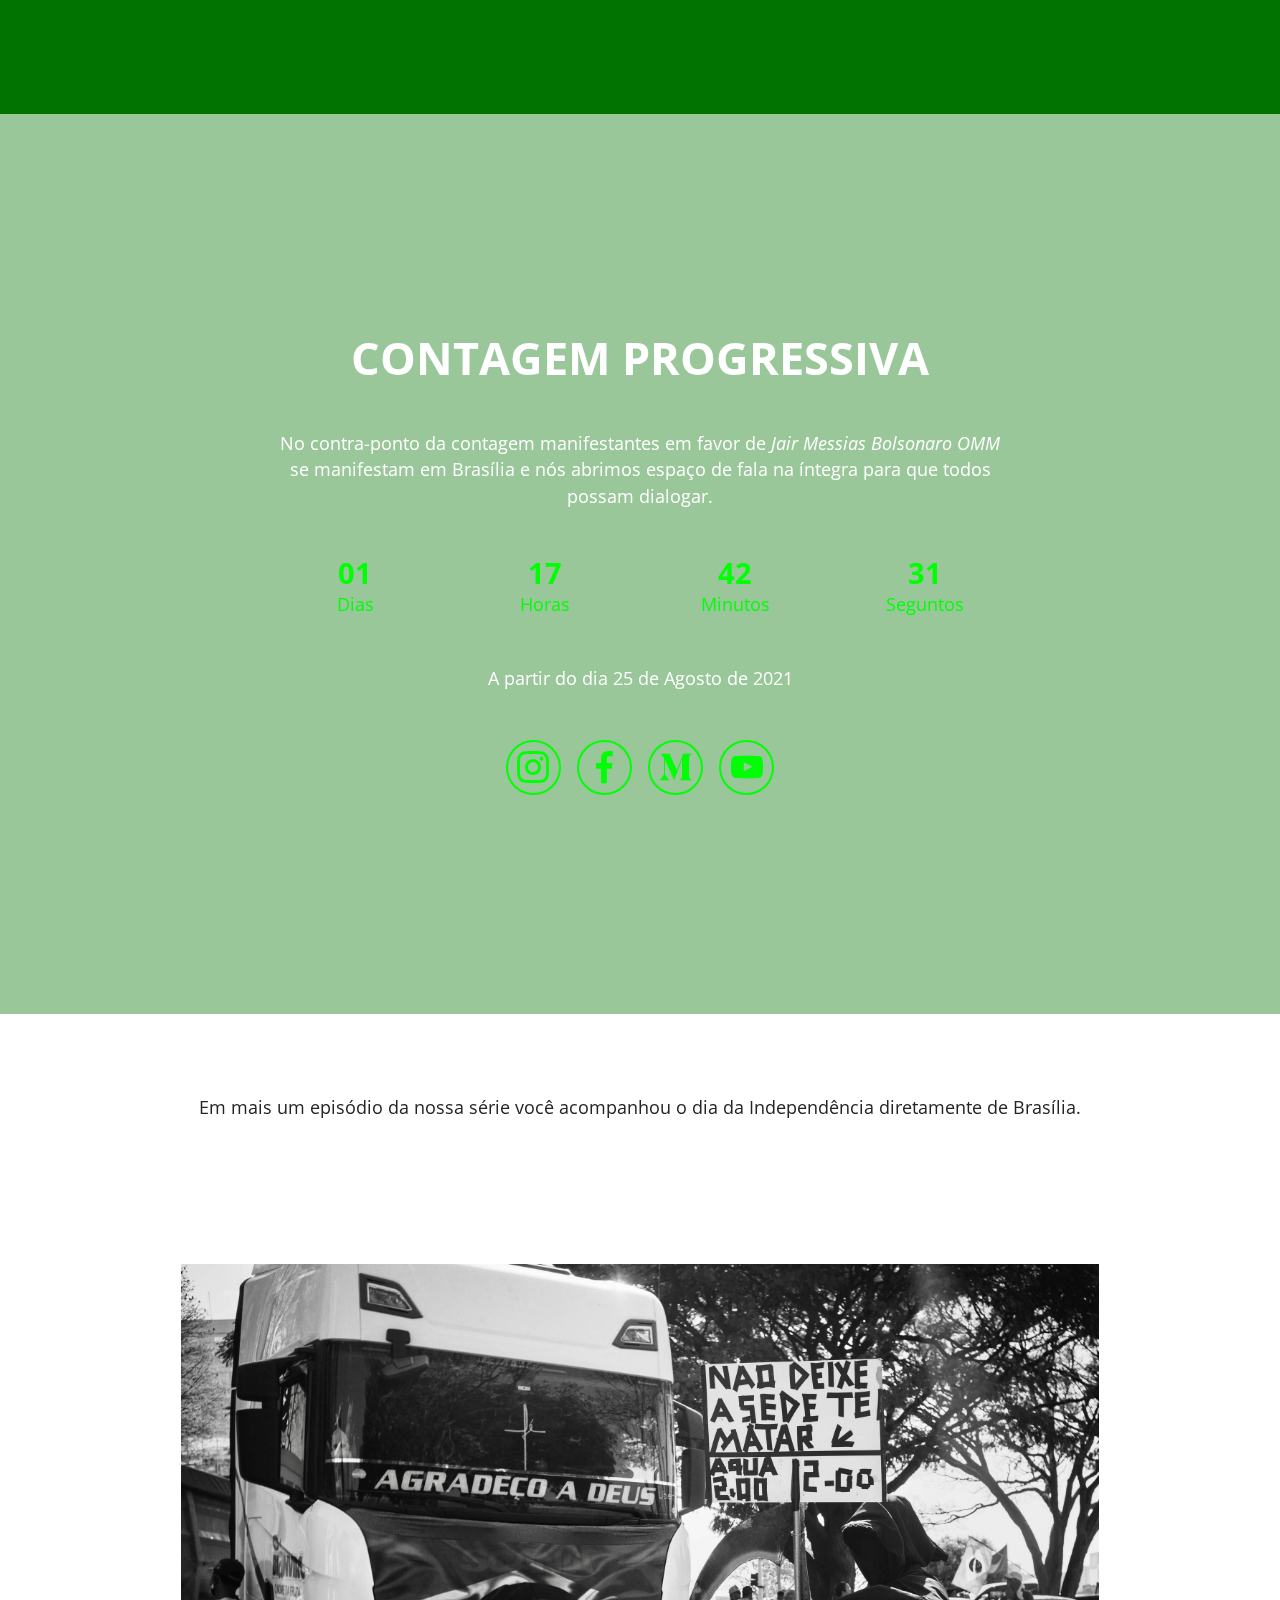
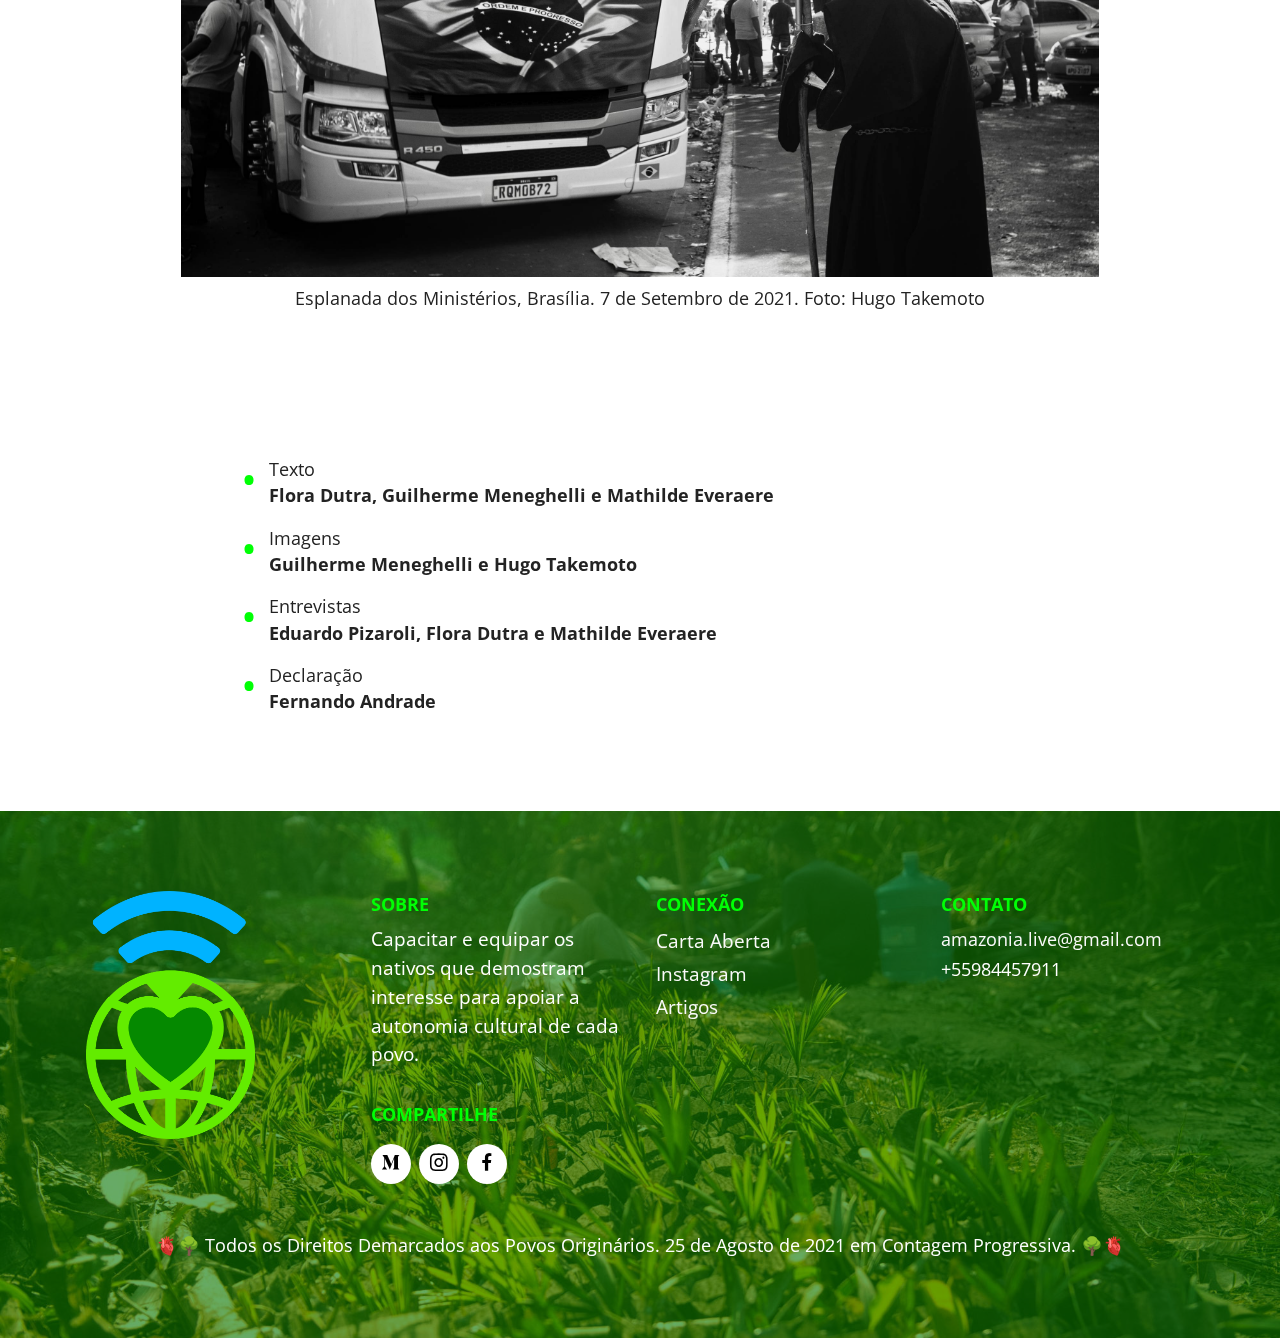
<file: o-ultimo-recurso.html>
<!DOCTYPE html>
<html  >
<head>
  
  <meta charset="UTF-8">
  <meta http-equiv="X-UA-Compatible" content="IE=edge">
  
  <meta name="twitter:card" content="summary_large_image"/>
  <meta name="twitter:image:src" content="assets/images/o-ultimo-recurso-meta.jpeg">
  <meta property="og:image" content="assets/images/o-ultimo-recurso-meta.jpeg">
  <meta name="twitter:title" content="O Último Recurso — Floresta.TV">
  <meta name="viewport" content="width=device-width, initial-scale=1, minimum-scale=1">
  <link rel="shortcut icon" href="assets/images/floresta-tv-quadrado-128x128-1.png" type="image/x-icon">
  <meta name="description" content="7 de Setembro de 2021: manifestações de apoio ao presidente Jair Bolsonaro no dia da Independência do Brasil. No discurso o ultimato e a ruptura com o Supremo Tribunal Federal atacando Alexandre de Moraes.">
  
  
  <title>O Último Recurso — Floresta.TV</title>
  <link rel="stylesheet" href="assets/bootstrap/css/bootstrap.min.css">
  <link rel="stylesheet" href="assets/bootstrap/css/bootstrap-grid.min.css">
  <link rel="stylesheet" href="assets/bootstrap/css/bootstrap-reboot.min.css">
  <link rel="stylesheet" href="assets/parallax/jarallax.css">
  <link rel="stylesheet" href="assets/dropdown/css/style.css">
  <link rel="stylesheet" href="assets/socicon/css/styles.css">
  <link rel="stylesheet" href="assets/theme/css/style.css">
  <link rel="preload" href="https://fonts.googleapis.com/css?family=Open+Sans:300,300i,400,400i,600,600i,700,700i,800,800i&display=swap" as="style" onload="this.onload=null;this.rel='stylesheet'">
  <noscript><link rel="stylesheet" href="https://fonts.googleapis.com/css?family=Open+Sans:300,300i,400,400i,600,600i,700,700i,800,800i&display=swap"></noscript>
  <link rel="preload" as="style" href="assets/mobirise/css/mbr-additional.css"><link rel="stylesheet" href="assets/mobirise/css/mbr-additional.css" type="text/css">
  
  
    <!-- Global site tag (gtag.js) - Google Analytics -->
<script async src="https://www.googletagmanager.com/gtag/js?id=G-87SZ1PJH34"></script>
<script>
  window.dataLayer = window.dataLayer || [];
  function gtag(){dataLayer.push(arguments);}
  gtag('js', new Date());

  gtag('config', 'G-87SZ1PJH34');
</script>
  

</head>
<body>
  
  <section data-bs-version="5.1" class="menu cid-s48OLK6784" once="menu" id="menu1-48">
    
    <nav class="navbar navbar-dropdown navbar-expand-lg">
        <div class="container">
            <div class="navbar-brand">
                <span class="navbar-logo">
                    <a href="#">
                        <img src="assets/images/floresta-tv-2.png" alt="" style="height: 3.8rem;">
                    </a>
                </span>
                <span class="navbar-caption-wrap"><a class="navbar-caption text-white text-primary display-4" href="index.html">FLORESTA.TV</a></span>
            </div>
            <button class="navbar-toggler" type="button" data-toggle="collapse" data-bs-toggle="collapse" data-target="#navbarSupportedContent" data-bs-target="#navbarSupportedContent" aria-controls="navbarNavAltMarkup" aria-expanded="false" aria-label="Toggle navigation">
                <div class="hamburger">
                    <span></span>
                    <span></span>
                    <span></span>
                    <span></span>
                </div>
            </button>
            <div class="collapse navbar-collapse" id="navbarSupportedContent">
                <ul class="navbar-nav nav-dropdown nav-right" data-app-modern-menu="true"><li class="nav-item"><a class="nav-link link text-white text-primary display-4" href="index.html">Home</a></li><li class="nav-item"><a class="nav-link link text-white text-primary display-4" href="equipe.html">Equipe</a></li></ul>
                
                
            </div>
        </div>
    </nav>

</section>

<section data-bs-version="5.1" class="header4 cid-sInklB21ip mbr-fullscreen mbr-parallax-background" id="header4-49">

    
    <div class="mbr-overlay"></div>
    <div class="container">
        <div class="row">
            <div class="content-wrap">
                <h1 class="mbr-section-title mbr-fonts-style mbr-white mb-3 display-1"><strong>O Último Recurso</strong></h1>
                
                <p class="mbr-fonts-style mbr-text mbr-white mb-3 display-7"><strong><em>7 de Setembro de 2021</em></strong>: manifestações de apoio ao presidente Jair Bolsonaro no dia da Independência do Brasil. No discurso o ultimato e a ruptura com o Supremo Tribunal Federal atacando Alexandre de Moraes.</p>

                <div class="mbr-section-btn"><a class="btn btn-primary display-4" href="index.html#video2-4i">Leia Mais</a> <a class="btn btn-warning display-4" href="index.html">II Marcha das Mulheres Indígenas</a> <a class="btn btn-secondary display-4" href="dia-da-amazonia.html">É urucum na bandeira</a></div>
            </div>
        </div>
    </div>
</section>

<section data-bs-version="5.1" class="video2 cid-sIocWS3ihm" id="video2-4i">
    
    
    <div class="container">
        <div class="mbr-section-head">
            <h4 class="mbr-section-title mbr-fonts-style mb-0 display-2"><strong>DOCUMENTÁRIO EM TEMPO REAL</strong></h4>
            <h5 class="mbr-section-subtitle mbr-fonts-style mb-0 mt-2 display-7">A profunda crise da política brasileira ganhou palco na Avenida Paulista e alcançou um dos maiores espaços do mundo em um discurso que atacou Instituições como o Supremo Tribunal Federal e Alexandre de Moraes. O calabouço é tanto que os manifestantes, longe de partilhar saberes e culturas, partilham a queda do STF e a campanha da volta do voto impresso. Muitos manifestantes ainda confessam que a política brasileira não está fazendo realmente nada.</h5>
        </div>
        <div class="row justify-content-center mt-4">
            <div class="col-12 col-md-12 video-block">
                <div class="video-wrapper"><iframe class="mbr-embedded-video" src="https://www.youtube.com/embed/RzE5uA341nA?rel=0&amp;amp;showinfo=0&amp;autoplay=0&amp;loop=0" width="1280" height="720" frameborder="0" allowfullscreen></iframe></div>
                <p class="mbr-text pt-2 mbr-fonts-style display-7">Contagem Progressiva [Contraponto] — O Último Recurso do Presidente</p>
            </div>
        </div>
    </div>
</section>

<section data-bs-version="5.1" class="content5 cid-sIrhQfFpIx" id="content5-4s">
    
    <div class="container">
        <div class="row justify-content-center">
            <div class="col-md-12 col-lg-6">
                <h3 class="mbr-section-title mbr-fonts-style mb-4 display-2"><strong>Reunimos argumentos constitucionais para construirmos filmes pautados na verdade</strong></h3>
                
                <p class="mbr-text mbr-fonts-style display-5">
                    A fala na íntegra de Fernando Andrade, manifestante do 7 de Setembro, vemos claras contradições entre suas falas e as premissas constitucionais citadas. Há uma ordem para defesa da Constituição onde o Executivo, o qual Jair representa, está abaixo do Supremo. Ler a Constituição é fundamental.</p>
            </div>
        </div>
    </div>
</section>

<section data-bs-version="5.1" class="content11 cid-sIri92vyIP" id="content11-4t">
    
    <div class="container">
        <div class="row justify-content-center">
            <div class="col-md-12 col-lg-10">
                <div class="mbr-section-btn align-center"><a class="btn btn-primary display-4" href="http://planalto.gov.br/ccivil_03/constituicao/constituicao.htm">—<br>Clique e leia a<br>CONSTITUIÇÃO<br>DA REPÚBLICA FEDERATIVA<br>DO BRASIL DE 1988<br>—<br></a></div>
            </div>
        </div>
    </div>
</section>

<section data-bs-version="5.1" class="content6 cid-sIq9iVVuDh" id="content6-4m">
    
    <div class="container">
        <div class="row justify-content-center">
            <div class="col-md-12 col-lg-10">
                <hr class="line">
                <p class="mbr-text align-center mbr-fonts-style my-4 display-5"><em>Quase como um conto que não conta nada, a manifestação do governo bolsonarista entrega água vestida de morte e ilusão saindo das fumaças dos caminhões. Talvez fosse um momento histórico para pessoas que vieram de longe, de tão longe quanto a capacidade carregar a camiseta escrita “SUPREMO É O POVO”. Mensagens de ataque direto ao STF eram estampadas em varais espalhados por todos os cantos na Esplanada dos Ministérios.</em><br>— Flora Dutra —</p>
                <hr class="line">
            </div>
        </div>
    </div>
</section>

<section data-bs-version="5.1" class="gallery1 cid-sIqlt3cSeH" id="gallery1-4p">
    
    
    <div class="container">
        <div class="mbr-section-head">
            <h4 class="mbr-section-title mbr-fonts-style align-center mb-0 display-2">
                <strong>Lendo Mentes<br></strong></h4>
            <h5 class="mbr-section-subtitle mbr-fonts-style align-center mb-0 mt-2 display-5">No dia 7 de setembro de 2021<br>VEJA o que PENSAM os manifestantes que ocuparam a Esplanada dos Ministérios.</h5>
        </div>
        <div class="row mt-4">
            <div class="item features-image сol-12 col-md-6 col-lg-6 active">
                <div class="item-wrapper">
                    <div class="item-img">
                        <img src="assets/images/4.jpeg" alt="" data-slide-to="0" data-bs-slide-to="0">
                    </div>
                    <div class="item-content">
                        
                        <h6 class="item-subtitle mbr-fonts-style mt-1 display-7">
                            <em><a href="https://www.instagram.com/tv/CTh_i4Bp8-2/" class="text-primary">Estas são imagens transmitidas ao vivo no Instagram de Guilherme Meneghelli.</a></em></h6>
                        
                    </div>
                    
                </div>
            </div><div class="item features-image сol-12 col-md-6 col-lg-6">
                <div class="item-wrapper">
                    <div class="item-img">
                        <img src="assets/images/1.jpeg" alt="" data-slide-to="1" data-bs-slide-to="1">
                    </div>
                    <div class="item-content">
                        
                        <h6 class="item-subtitle mbr-fonts-style mt-1 display-7">
                            <em>A incitação à violência nos cartazes, gestos e opressão a qualquer um de 'fora' ou 'alternativo' como fomos tratados e saímos escoltados pela polícia. <a href="https://www.instagram.com/tv/CTh_i4Bp8-2/" class="text-primary">Link da Live!</a></em></h6>
                        
                    </div>
                    
                </div>
            </div>
            
            <div class="item features-image сol-12 col-md-6 col-lg-6">
                <div class="item-wrapper">
                    <div class="item-img">
                        <img src="assets/images/7.jpeg" alt="" data-slide-to="2" data-bs-slide-to="2">
                    </div>
                    <div class="item-content">
                        
                        <h6 class="item-subtitle mbr-fonts-style mt-1 display-7">
                            <em>Comparações entre Supremo e Taliban faziam parte do coro de fundamentalismo raso dos manifestantes.</em></h6>
                        
                    </div>
                    
                </div>
            </div><div class="item features-image сol-12 col-md-6 col-lg-6">
                <div class="item-wrapper">
                    <div class="item-img">
                        <img src="assets/images/11.jpeg" alt="" title="" data-slide-to="3" data-bs-slide-to="3">
                    </div>
                    <div class="item-content">
                        
                        <h6 class="item-subtitle mbr-fonts-style mt-1 display-7">
                            <em>Frases que chocam fora do Brasil e que apontam para 23% dos brasileiros desinformados sistematicamente desde 2013 com os movimentos sociais verde e amarelo que trouxeram uma coesão rasa de consciência capaz de construir um mito frágil como Jair.</em></h6>
                        
                    </div>
                    
                </div>
            </div>
            
        </div>
    </div>
</section>

<section data-bs-version="5.1" class="content7 cid-sInvWCDGg3" id="content7-4g">
    
    <div class="container">
        <div class="row justify-content-center">
            <div class="col-12 col-md-8">
                <blockquote>
                <h5 class="mbr-section-title mbr-fonts-style mb-2 display-7"><strong>Alessandro Vieira (Cidadania-SE) - senador e líder do Cidadania no Senado</strong></h5>
                <p class="mbr-text mbr-fonts-style display-7">A lei 1079 define os crimes de responsabilidade do Presidente da República. No seu art 4º, VIII, fala exatamente do não cumprimento de decisões judiciais. A pena é perda do cargo (impeachment) e dos direitos políticos por até 5 anos<br></p></blockquote>
            </div>
        </div>
    </div>
</section>

<section data-bs-version="5.1" class="header6 cid-sIqav5hP6V mbr-fullscreen" id="header6-4o">

    

    <div class="mbr-overlay" style="opacity: 0.7; background-color: rgb(1, 115, 0);"></div>

    <div class="align-center container">
        <div class="row justify-content-center">
            <div class="col-12 col-lg-10">
                <h1 class="mbr-section-title mbr-fonts-style mbr-white mb-3 display-1"><strong>A gota d'água</strong></h1>
                <h2 class="mbr-section-subtitle mbr-fonts-style mbr-white mb-3 display-2">Símbolos semióticos de estado fascista:<br>um Impeachment a caminho</h2>
                <p class="mbr-text mbr-white mbr-fonts-style display-7">
                    Com o Senado 'fechado para balanço', as ruínas do executivo são deflagradas com matérias que comprovam o envolvimento de dinheiro público nas manifestações. Temos depoimentos de manifestantes que contam sobre o uso de dinheiro público para transporte, gente que atravessou o país vindo do Mato do Grosso para aparecer nas fotos volumosas da manhã de 7 de Setembro. Estivemos à tarde lá e um mínimo de manifestantes que somavam pouco mais de 3.000 pessoas relatavam, ao hálito de cervejas populares, o esvaziamento e simulacro da política.<br><br>Assim como o depoimento apresentado no filme, temos muitos outros que atestam o discurso falacioso em unidade formada com dinheiro desviado de forma ilícita e também financiados pelo agronegócio estampado nas bandeiras impressas e fardas patrocinadas.</p>
                
            </div>
        </div>
    </div>
</section>

<section data-bs-version="5.1" class="content7 cid-sInsJ0nLd7" id="content7-4b">
    
    <div class="container">
        <div class="row justify-content-center">
            <div class="col-12 col-md-8">
                <blockquote>
                
                <p class="mbr-text mbr-fonts-style display-7">Bolsonaro afirma que não irá cumprir as decisões do STF e pede a saída de Alexandre de Moraes.<br><br>Em nota, o Supremo informou que se manifestará sobre as falas de Bolsonaro nesta quarta-feira (8), por meio de seu presidente, ministro Luiz Fux, no início da sessão da Corte.<br></p></blockquote>
            </div>
        </div>
    </div>
</section>

<section data-bs-version="5.1" class="info1 cid-sInsSaZ5tQ" id="info1-4d">
    
    
    <div class="align-center container">
        <div class="row justify-content-center">
            <div class="col-12 col-lg-8">
                <h3 class="mbr-section-title mb-4 mbr-fonts-style display-1"><strong>Arroz com Fuzil</strong></h3>
                <p class="mbr-text mb-5 mbr-fonts-style display-5"><em>"Aí tem um idiota: ‘Ah, tem que comprar é feijão’. Cara, se você não quer comprar fuzil, não enche o saco de quem quer comprar...</em> — fala de Jair Messias Bolsonaro OMM no dia 26 de Agosto de 2021 direto do 'cercadinho' como é chamado pela imprensa seu local de propagação de informação às mídias de sua base.</p>
                
            </div>
        </div>
    </div>
</section>

<section data-bs-version="5.1" class="image3 cid-sInsRGprCf" id="image3-4c">
    

    

    <div class="container">
        <div class="row justify-content-center">
            <div class="col-12 col-lg-10">
                <div class="image-wrapper">
                    <img src="assets/images/mg-1060-xn.jpg" alt="">
                    <p class="mbr-description mbr-fonts-style mt-2 align-center display-4">A estética da instalação automobilística "1000ª DP" atrai famílias para fotos históricas de valores ultrapassados. Foto: Guilherme Meneghelli</p>
                </div>
            </div>
        </div>
    </div>
</section>

<section data-bs-version="5.1" class="image3 cid-sIrpKBE3po" id="image3-4w">
    

    

    <div class="container">
        <div class="row justify-content-center">
            <div class="col-12 col-lg-10">
                <div class="image-wrapper">
                    <img src="assets/images/20210907l1004908-xn.jpg" alt="">
                    <p class="mbr-description mbr-fonts-style mt-2 align-center display-4">Símbolo forte da cultura dos manifestantes, os caminhões ornamentados com mensagem em favor do frágil presidente trouxeram reflexões psicanalíticas à estudiosos de diversas partes do Brasil. Foto: Hugo Takemoto</p>
                </div>
            </div>
        </div>
    </div>
</section>

<section data-bs-version="5.1" class="content7 cid-sInuZYV6so" id="content7-4e">
    
    <div class="container">
        <div class="row justify-content-center">
            <div class="col-12 col-md-8">
                <blockquote>
                <h5 class="mbr-section-title mbr-fonts-style mb-2 display-7"><strong>Associação Nacional dos Magistrados da Justiça do Trabalho (Anamatra)</strong></h5>
                <p class="mbr-text mbr-fonts-style display-7"><em>As decisões judiciais devem ser cumpridas e que constitui crime de responsabilidade de um mandatário incitar o seu descumprimento, fazendo referência expressa ao Supremo Tribunal Federal.</em><br></p></blockquote>
            </div>
        </div>
    </div>
</section>

<section data-bs-version="5.1" class="header10 cid-sIro9yMRwS mbr-parallax-background" id="header10-4v">

    

    <div class="mbr-overlay" style="opacity: 0.4; background-color: rgb(255, 21, 0);"></div>

    <div class="align-center container-fluid">
        <div class="row justify-content-center">
            <div class="col-md-12 col-lg-9">
                <h1 class="mbr-section-title mbr-fonts-style mb-3 display-1"><strong>O ÚLTIMO RECURSO</strong></h1>
                <p class="mbr-text mbr-fonts-style display-5"><em>É o momento de entender que os povos originários representam um modelo de gestão de espaços, de terras, de economias, de culturas e de povos altamente sustentável e positivamente replicável a cada individuo, instituição ou nação.</em><br></p>
                <div class="mbr-section-btn mt-3"><a class="btn btn-secondary display-4" href="https://medium.com/florestatv/bandeira-da-interdependência-do-brasil-o-ultimo-recurso-a1ada530cb16">Leia na íntegra o artigo de Mathilde Everaere</a></div>
                <div class="image-wrap mt-4">
                    <img src="assets/images/captura-de-tela-2021-09-08-as-14.15.22.png" alt="" title="">
                </div>
            </div>
        </div>
    </div>
</section>

<section data-bs-version="5.1" class="content7 cid-sInv35rf1e" id="content7-4f">
    
    <div class="container">
        <div class="row justify-content-center">
            <div class="col-12 col-md-8">
                <blockquote>
                <h5 class="mbr-section-title mbr-fonts-style mb-2 display-7"><strong>Carlos Ayres de Britto - ministro aposentado e ex-presidente do STF</strong></h5>
                <p class="mbr-text mbr-fonts-style display-7"><em>Em nenhum dispositivo da Constituição, o presidente da República enquadra membro do poder Judiciário, menos ainda ministro do Supremo e o Supremo como um todo. Os ministros do Supremo e o Supremo como um todo é que podem enquadrar membros do poder Executivo, isso está na Constituição.</em><br></p></blockquote>
            </div>
        </div>
    </div>
</section>

<section data-bs-version="5.1" class="countdown4 cid-sIod3ezXZj mbr-fullscreen mbr-parallax-background" id="countdown4-4j">
    
    <div class="mbr-overlay" style="opacity: 0.4; background-color: rgb(1, 115, 0);">
    </div>
    <div class="container">
        <div class="row justify-content-center">
            <div class="col-lg-8">
                <h3 class="mbr-section-title mb-5 align-center mbr-fonts-style display-1">
                    <strong>CONTAGEM PROGRESSIVA</strong></h3>
                <h4 class="mbr-section-subtitle mb-5 align-center mbr-fonts-style display-7">No contra-ponto da contagem manifestantes em favor de <em>Jair Messias Bolsonaro OMM</em> se manifestam em Brasília e nós abrimos espaço de fala na íntegra para que todos possam dialogar.</h4>
                <div class="countdown-cont align-center mb-5">
                    <div class="daysCountdown col-xs-3 col-sm-3 col-md-3" title="Dias"></div>
                    <div class="hoursCountdown col-xs-3 col-sm-3 col-md-3" title="Horas"></div>
                    <div class="minutesCountdown col-xs-3 col-sm-3 col-md-3" title="Minutos"></div>
                    <div class="secondsCountdown col-xs-3 col-sm-3 col-md-3" title="Seguntos"></div>
                    <div class="countdown" data-due-date="2021/08/25"></div>
                </div>
                <p class="mbr-text mb-5 align-center mbr-fonts-style display-7">A partir do dia 25 de Agosto de 2021</p>
                <div class="icons-menu row justify-content-center display-7">
                    
                    
                    
                    
                <div class="soc-item col-auto">
                        <a href="https://instagram.com/florestatv" target="_blank" class="social__link">
                            <span class="mbr-iconfont socicon-instagram socicon"></span>
                        </a>
                    </div><div class="soc-item col-auto">
                        <a href="https://facebook.com/florestatv" target="_blank" class="social__link">
                            <span class="mbr-iconfont socicon-facebook socicon"></span>
                        </a>
                    </div><div class="soc-item col-auto">
                        <a href="http://medium.com/florestatv" target="_blank" class="social__link">
                            <span class="mbr-iconfont socicon-medium socicon"></span>
                        </a>
                    </div><div class="soc-item col-auto">
                        <a href="https://youtube.com/recnplay" target="_blank" class="social__link">
                            <span class="mbr-iconfont socicon-youtube socicon"></span>
                        </a>
                    </div></div>
                
            </div>
        </div>
    </div>
</section>

<section data-bs-version="5.1" class="content5 cid-sIq9AnkUVs" id="content5-4n">
    
    <div class="container">
        <div class="row justify-content-center">
            <div class="col-md-12 col-lg-10">
                
                
                <p class="mbr-text mbr-fonts-style display-7">
                    Em mais um episódio da nossa série você acompanhou o dia da Independência diretamente de Brasília.</p>
            </div>
        </div>
    </div>
</section>

<section data-bs-version="5.1" class="image3 cid-sIqn0XoyGi" id="image3-4r">
    

    

    <div class="container">
        <div class="row justify-content-center">
            <div class="col-12 col-lg-10">
                <div class="image-wrapper">
                    <img src="assets/images/20210907l1004953-xn.jpg" alt="">
                    <p class="mbr-description mbr-fonts-style mt-2 align-center display-7">Esplanada dos Ministérios, Brasília. 7 de Setembro de 2021. Foto: Hugo Takemoto</p>
                </div>
            </div>
        </div>
    </div>
</section>

<section data-bs-version="5.1" class="content14 cid-sIqmsSwe8Q" id="content14-4q">
    
    
    
    <div class="container">
        <div class="row justify-content-center">
            <div class="col-md-12 col-lg-9">
                    
                <ul class="list mbr-fonts-style display-7">
                    <li>Texto<br><strong>Flora Dutra, Guilherme Meneghelli e Mathilde Everaere</strong></li><li>Imagens<br><strong>Guilherme Meneghelli e Hugo Takemoto</strong></li><li>Entrevistas<br><strong>Eduardo Pizaroli, Flora Dutra e Mathilde Everaere</strong></li><li>Declaração<br><strong>Fernando Andrade</strong></li>
                </ul>
            </div>
        </div>
    </div>
</section>

<section data-bs-version="5.1" class="footer4 cid-sHLW0I0p1a" once="footers" id="footer4-47">

    
    <div class="mbr-overlay" style="opacity: 0.6; background-color: rgb(1, 115, 0);"></div>
    <div class="container">
        <div class="row mbr-white">
            <div class="col-6 col-lg-3">
                <div class="media-wrap col-md-8 col-12">
                    <a href="#">
                        <img src="assets/images/floresta-tv-2.png" alt="">
                    </a>
                </div>
            </div>
            <div class="col-12 col-md-6 col-lg-3">
                <h5 class="mbr-section-subtitle mbr-fonts-style mb-2 display-7"><strong>SOBRE</strong></h5>
                <p class="mbr-text mbr-fonts-style mb-4 display-4">
                    Capacitar e equipar os nativos que demostram interesse para apoiar a autonomia cultural de cada povo.</p>
                <h5 class="mbr-section-subtitle mbr-fonts-style mb-3 display-7">
                    <strong>COMPARTILHE</strong></h5>
                <div class="social-row display-7">
                    <div class="soc-item">
                        <a href="http://medium.com/florestatv" target="_blank">
                            <span class="mbr-iconfont socicon-medium socicon"></span>
                        </a>
                    </div>
                    <div class="soc-item">
                        <a href="https://www.instagram.com/florestatv/" target="_blank">
                            <span class="mbr-iconfont socicon-instagram socicon"></span>
                        </a>
                    </div>
                    <div class="soc-item">
                        <a href="http://facebook.com/florestatv" target="_blank">
                            <span class="mbr-iconfont socicon-facebook socicon"></span>
                        </a>
                    </div>
                    
                </div>
            </div>
            <div class="col-12 col-md-6 col-lg-3">
                <h5 class="mbr-section-subtitle mbr-fonts-style mb-2 display-7"><strong>CONEXÃO</strong></h5>
                <ul class="list mbr-fonts-style display-4">
                    <li class="mbr-text item-wrap"><a href="https://www.change.org/p/carta-aberta-dos-povos-originários-do-brasil-contagem-progressiva" class="text-white">Carta Aberta</a></li><li class="mbr-text item-wrap"><a href="http://instagram.com/florestatv" class="text-white">Instagram</a></li><li class="mbr-text item-wrap"><a href="http://medium.com/florestatv" class="text-white">Artigos</a></li><li class="mbr-text item-wrap"><br></li>
                </ul>
            </div>
            <div class="col-12 col-md-6 col-lg-3">
                <h5 class="mbr-section-subtitle mbr-fonts-style mb-2 display-7">
                    <strong>CONTATO</strong></h5>
                <ul class="list mbr-fonts-style display-7">
                    <li class="mbr-text item-wrap"><a href="mailto:amazonia.live@gmail.com" class="text-white">amazonia.live@gmail.com</a></li><li class="mbr-text item-wrap">+55984457911</li>
                </ul>
            </div>
            <div class="col-12 mt-4">
                <p class="mbr-text mb-0 mbr-fonts-style copyright align-center display-7">
                    🫀🌳 Todos os Direitos Demarcados aos Povos Originários. 25 de Agosto de 2021 em Contagem Progressiva. 🌳🫀
                </p>
            </div>
        </div>
    </div>
</section>


<script src="assets/bootstrap/js/bootstrap.bundle.min.js"></script>
  <script src="assets/parallax/jarallax.js"></script>
  <script src="assets/smoothscroll/smooth-scroll.js"></script>
  <script src="assets/ytplayer/index.js"></script>
  <script src="assets/playervimeo/vimeo_player.js"></script>
  <script src="assets/countdown/countdown.js"></script>
  <script src="assets/dropdown/js/navbar-dropdown.js"></script>
  <script src="assets/theme/js/script.js"></script>
  
  
  

</body>
</html>
</file>
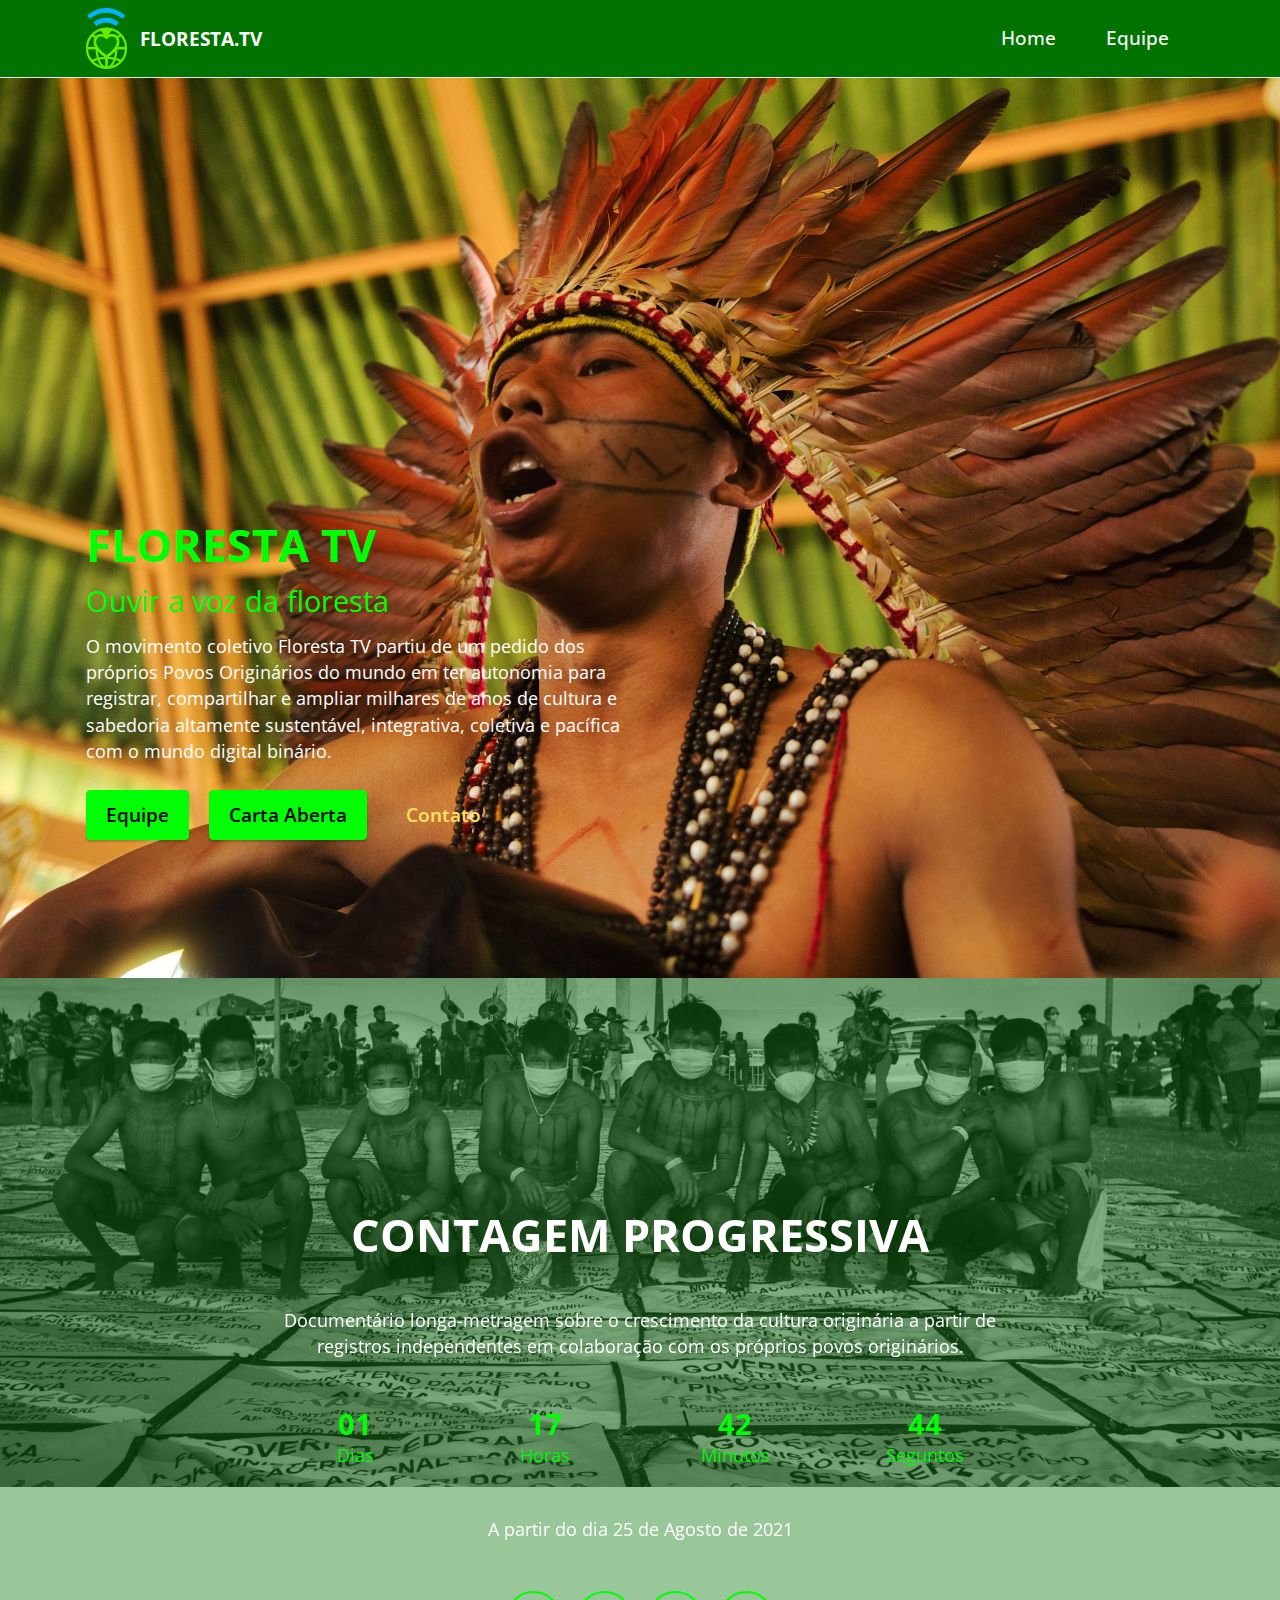
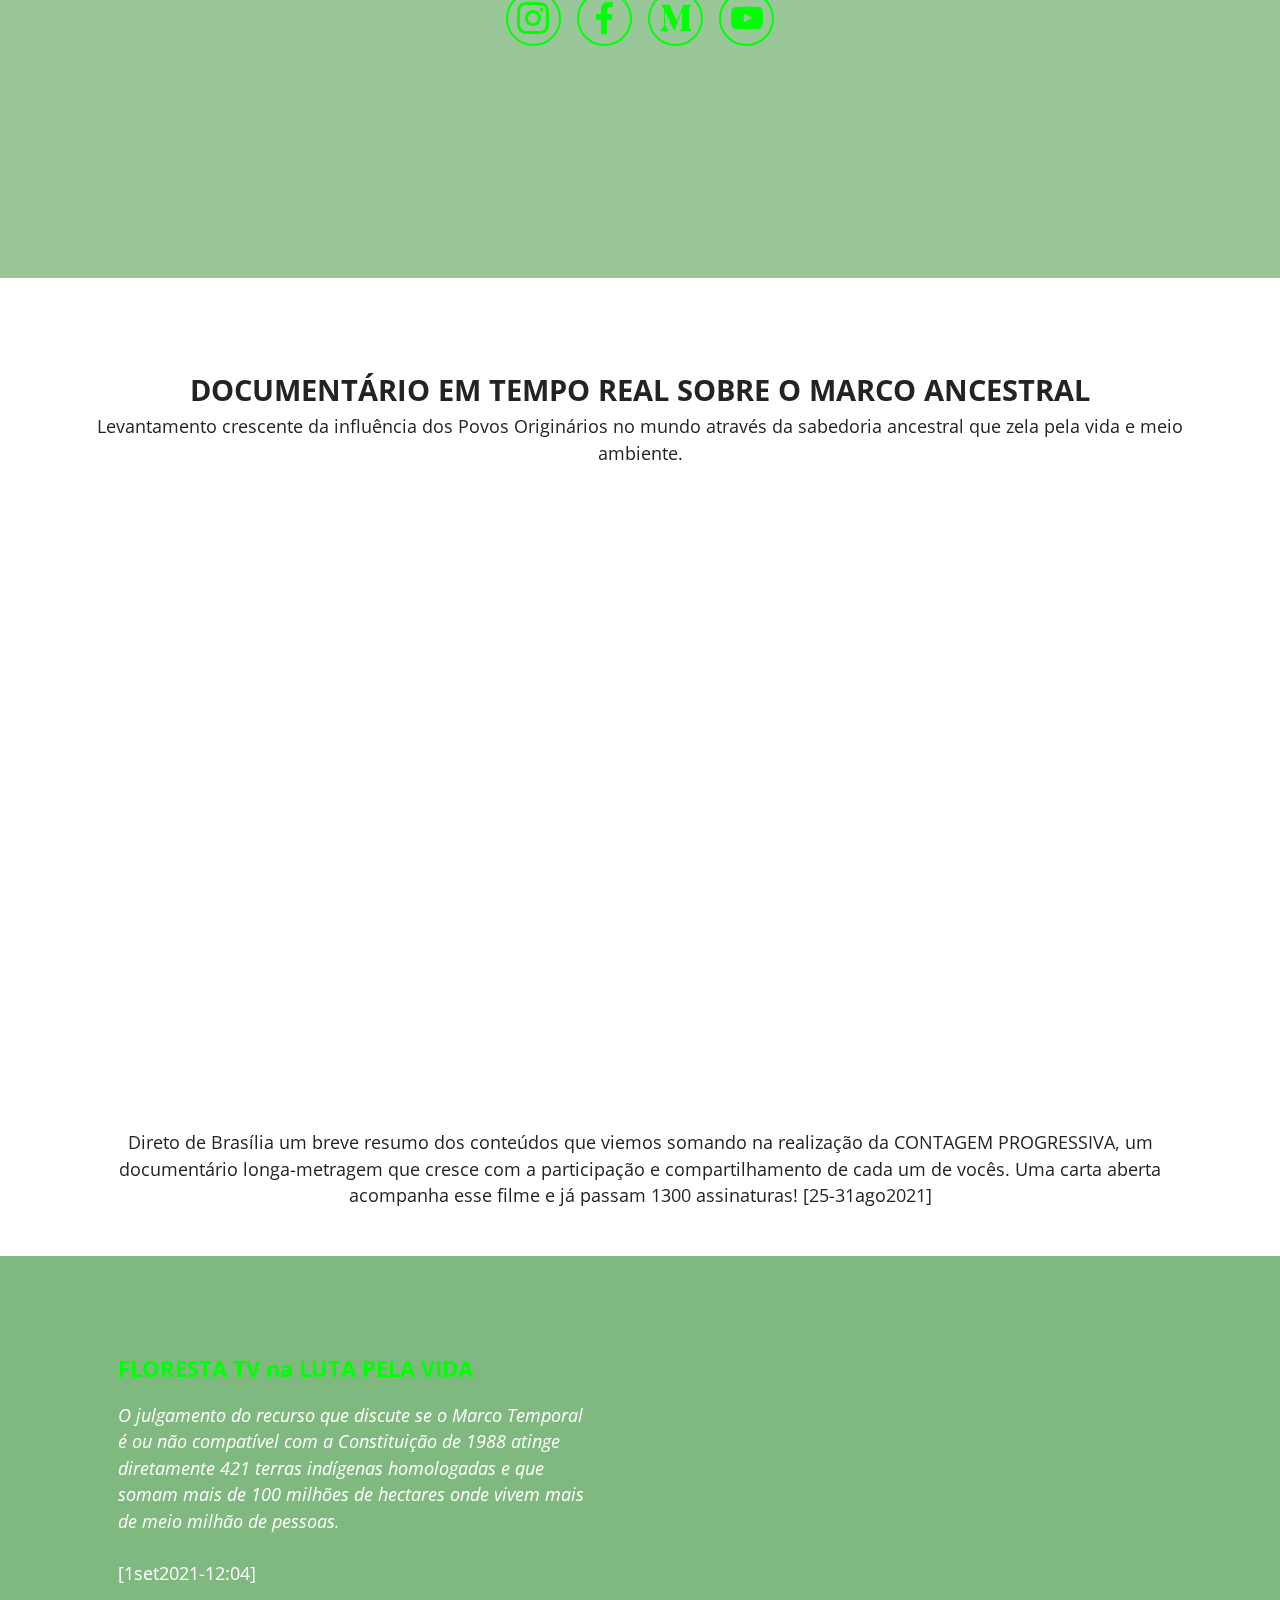
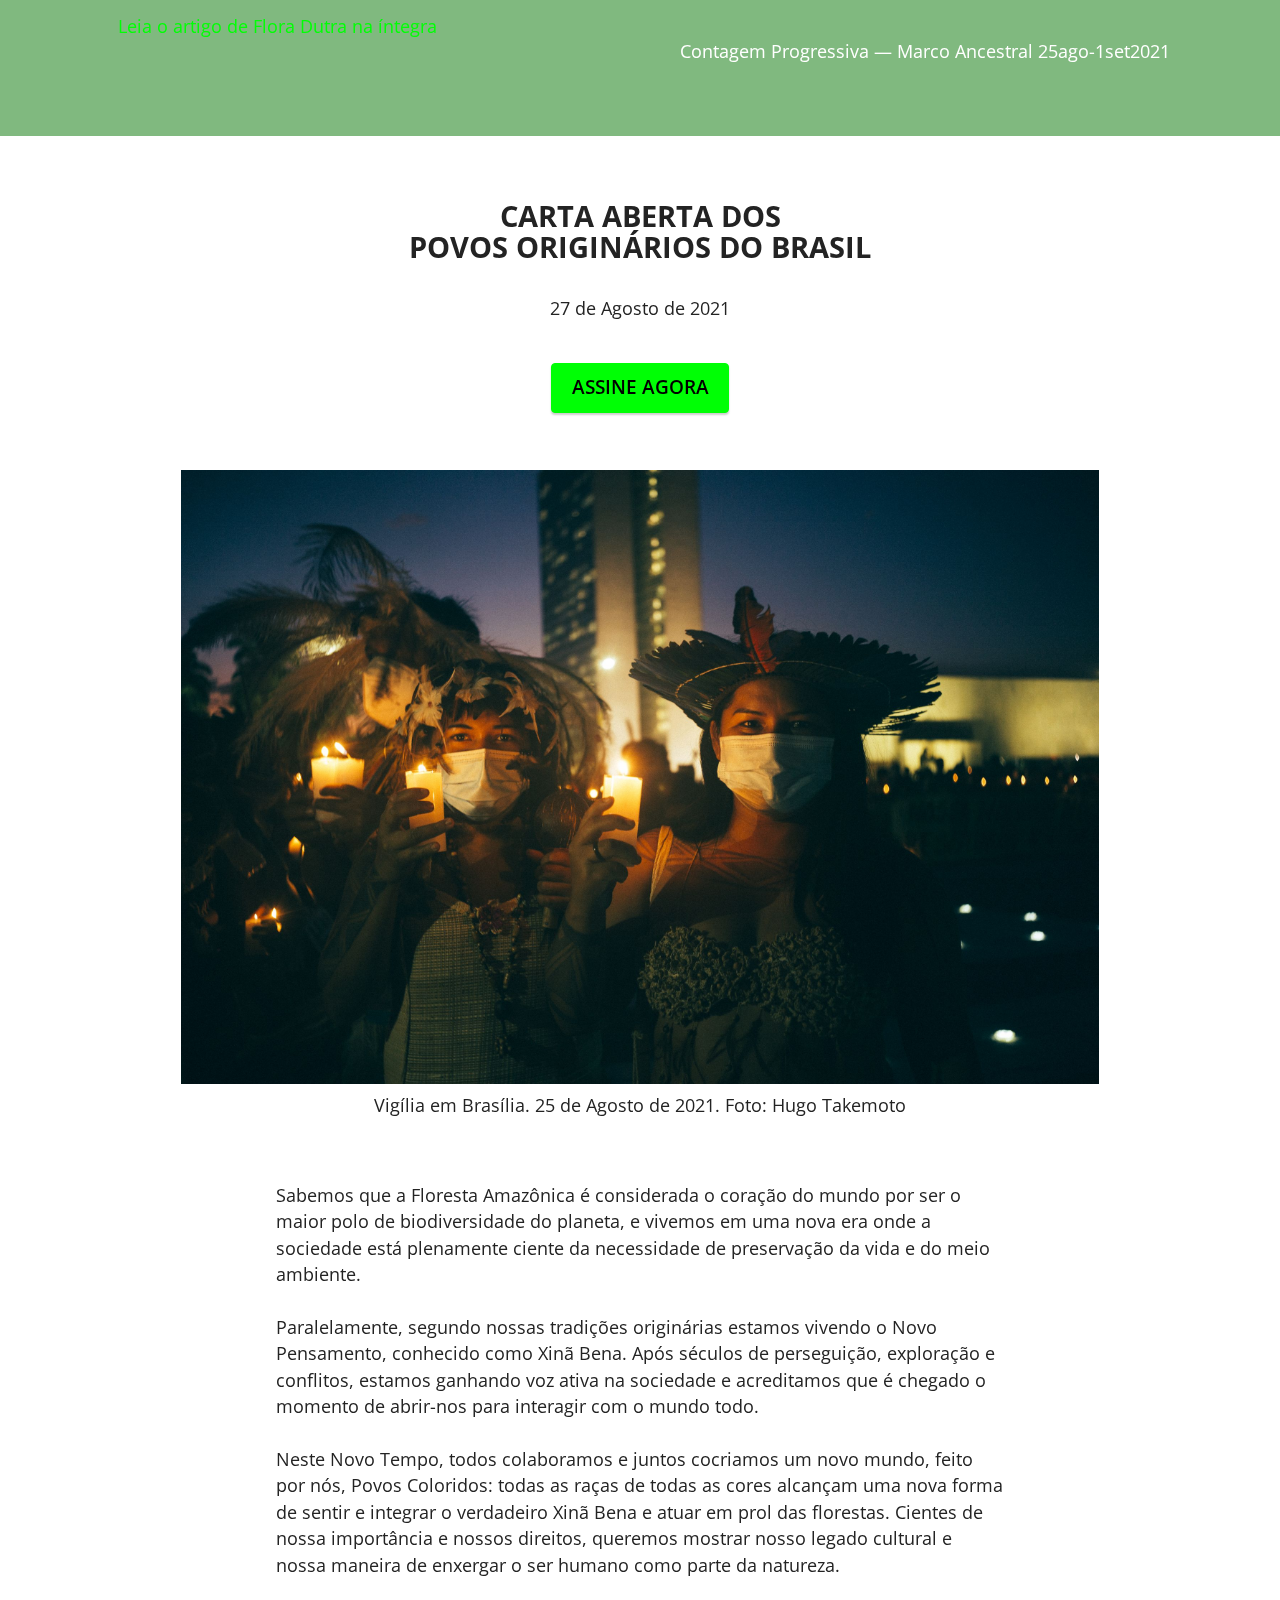
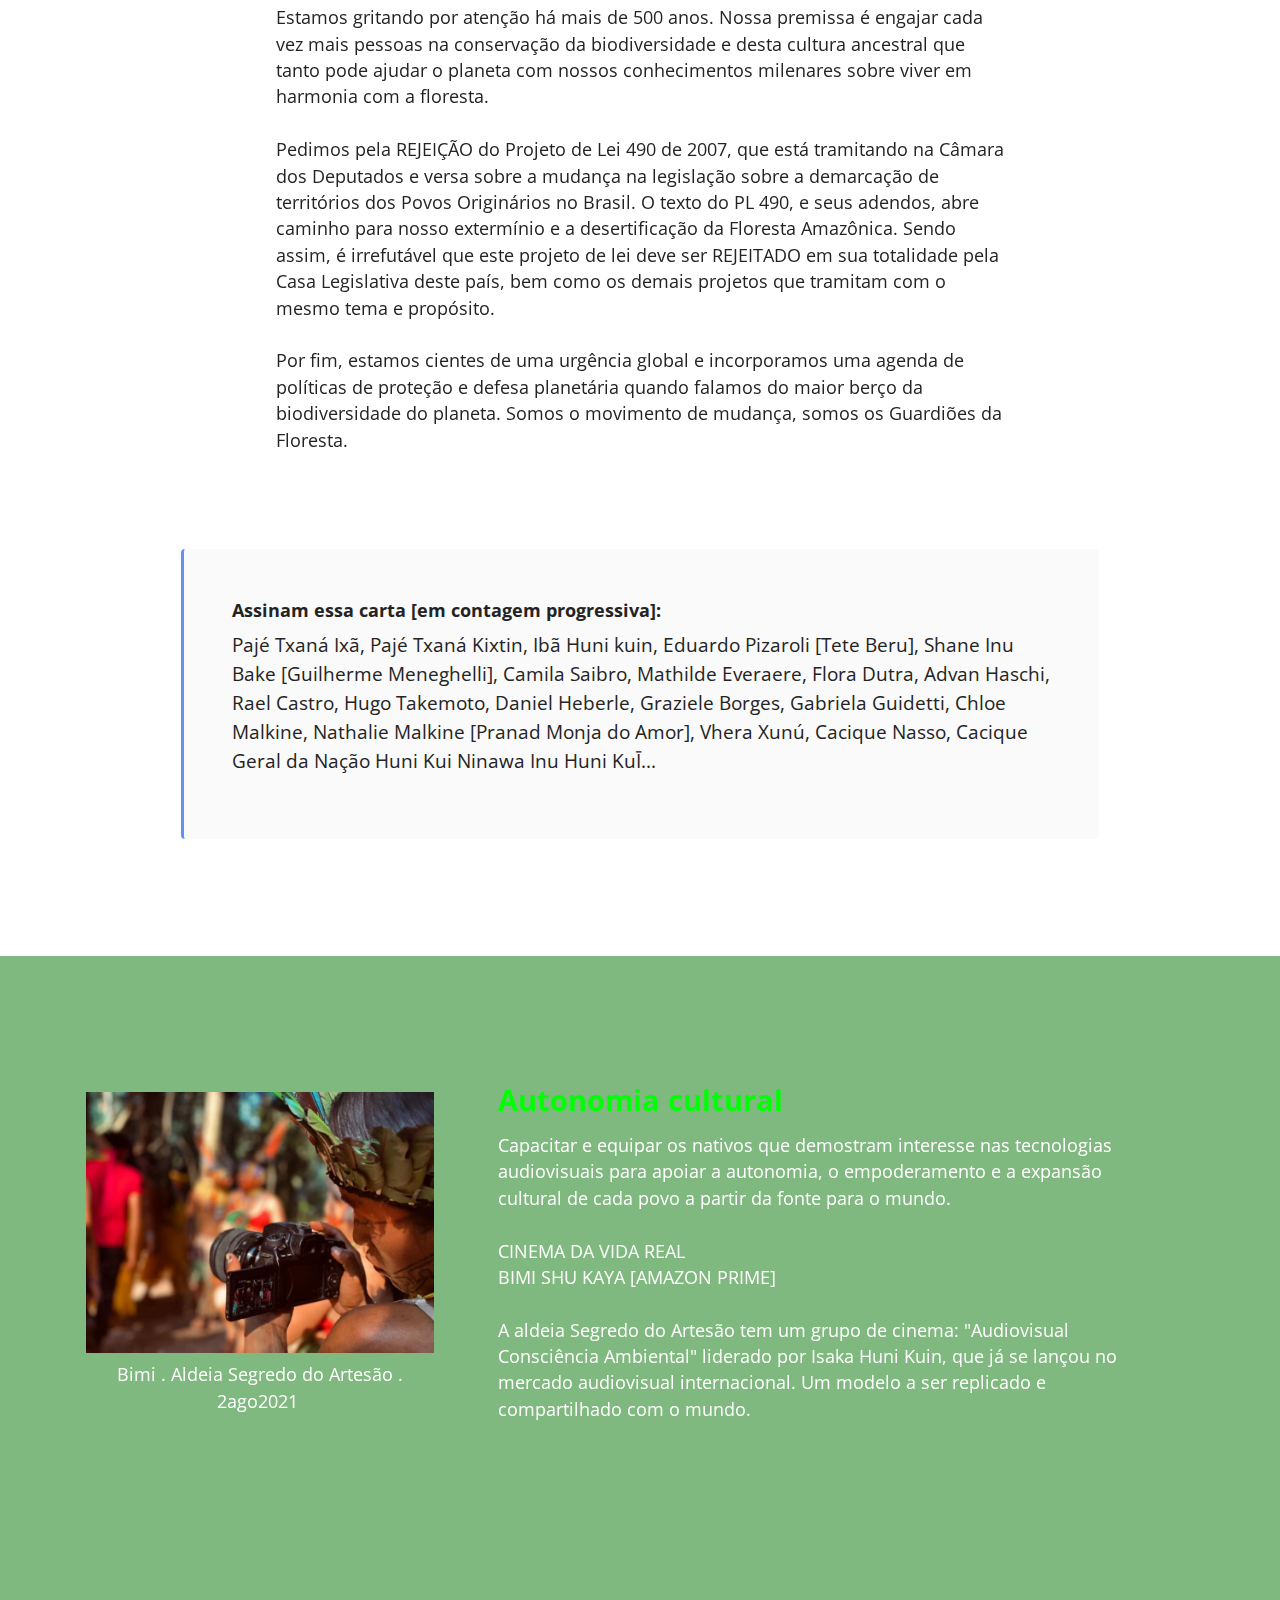
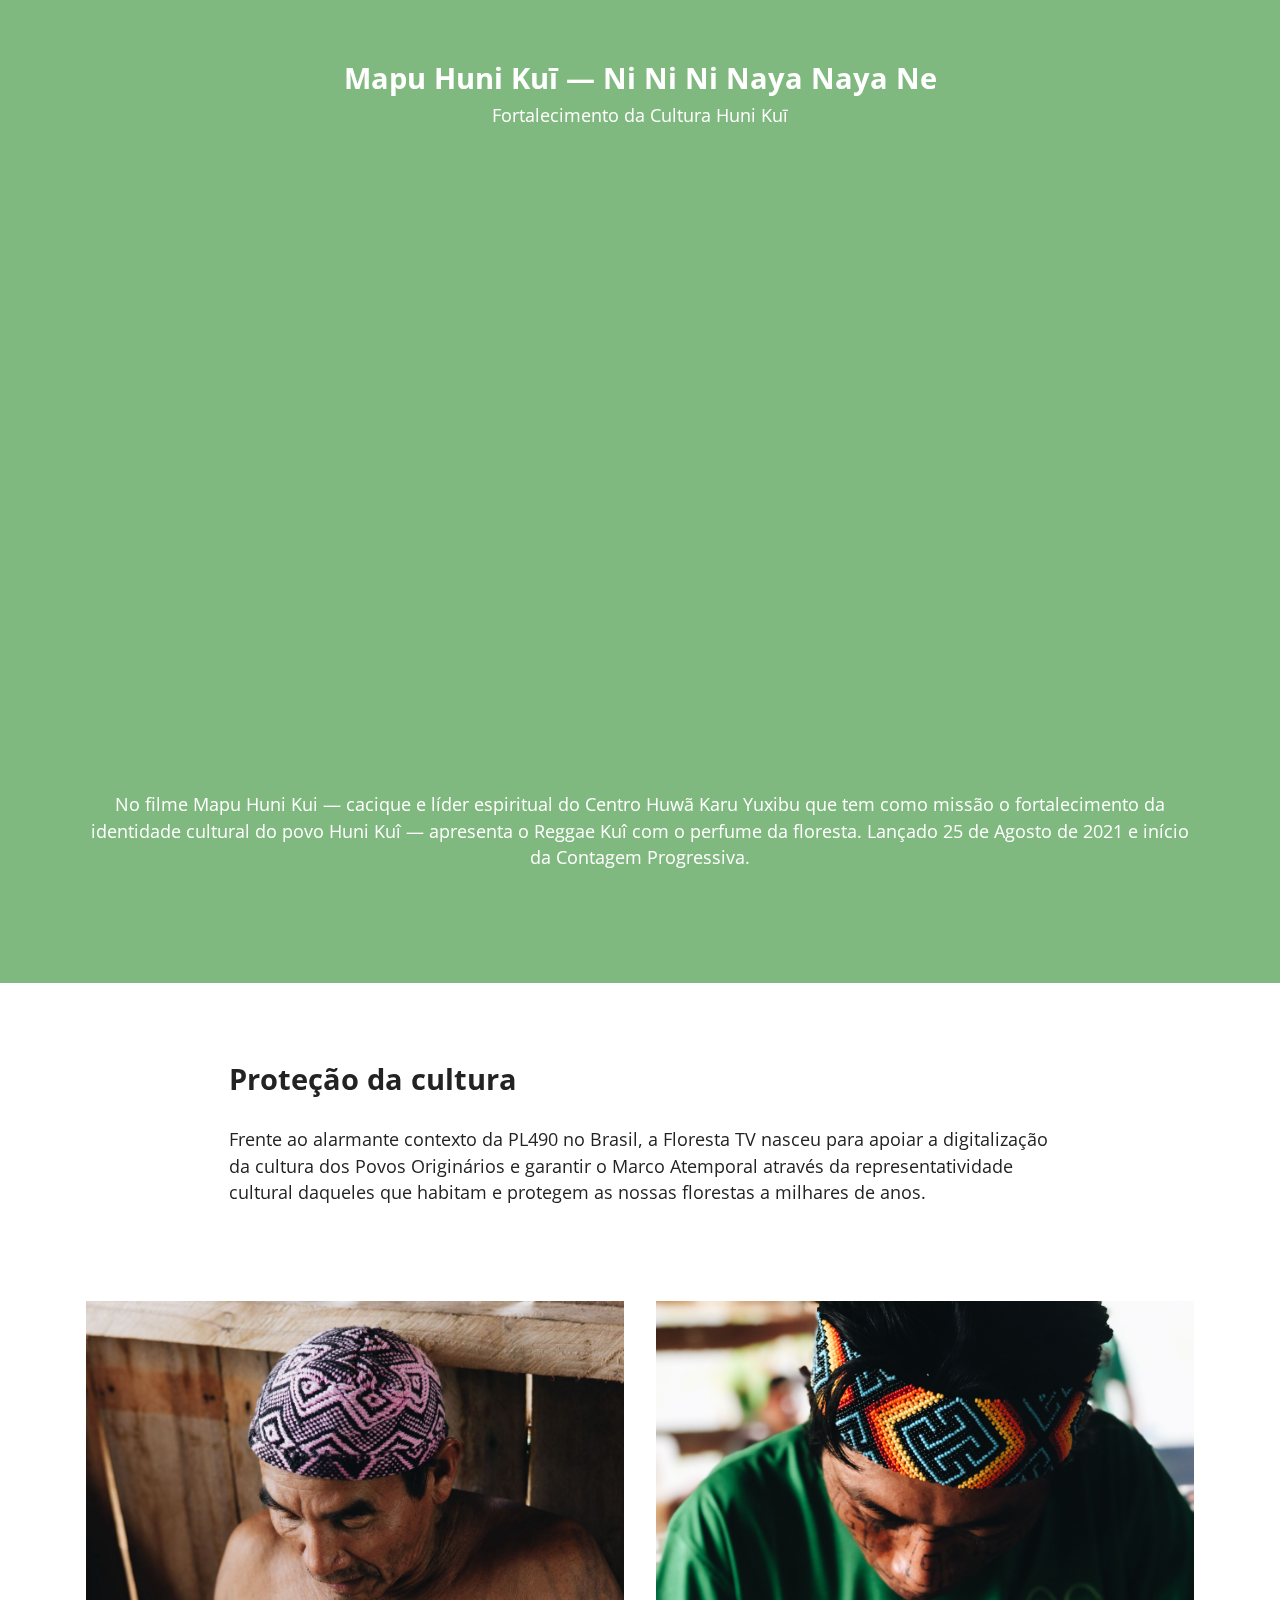
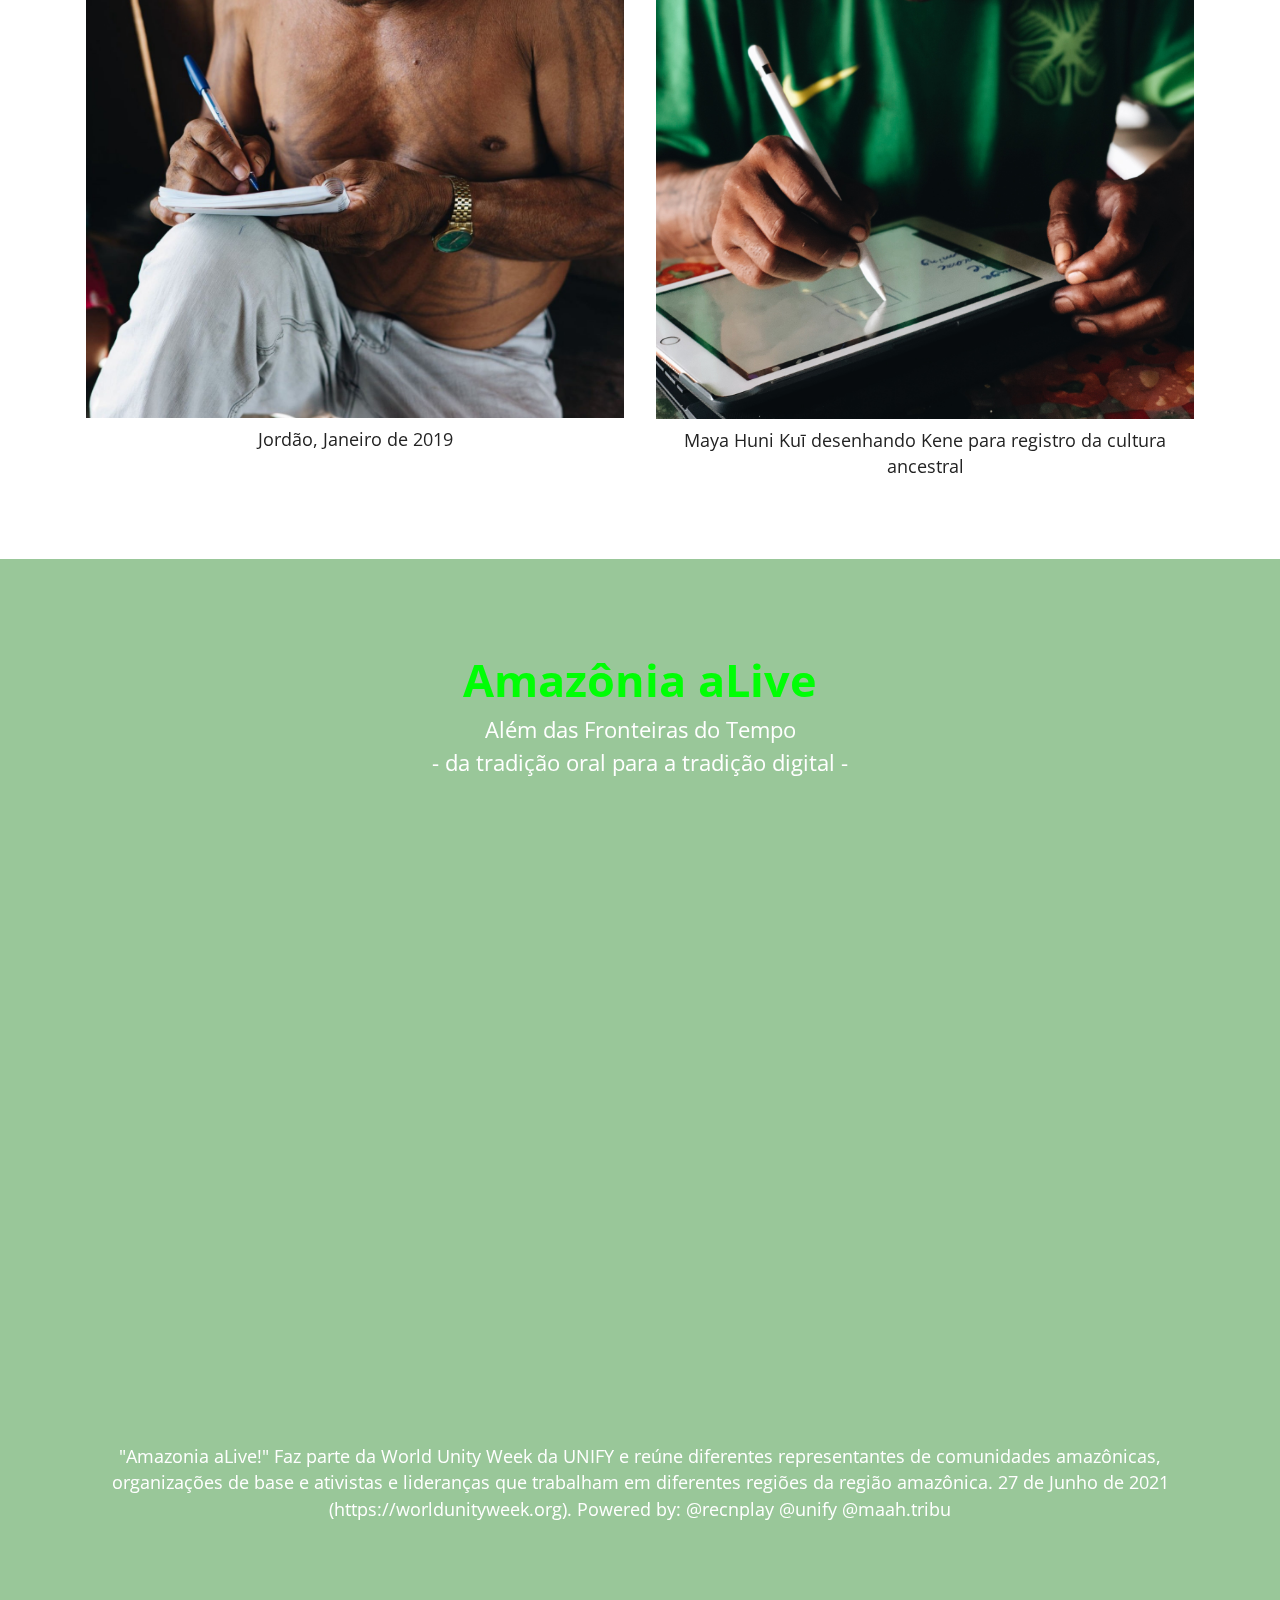
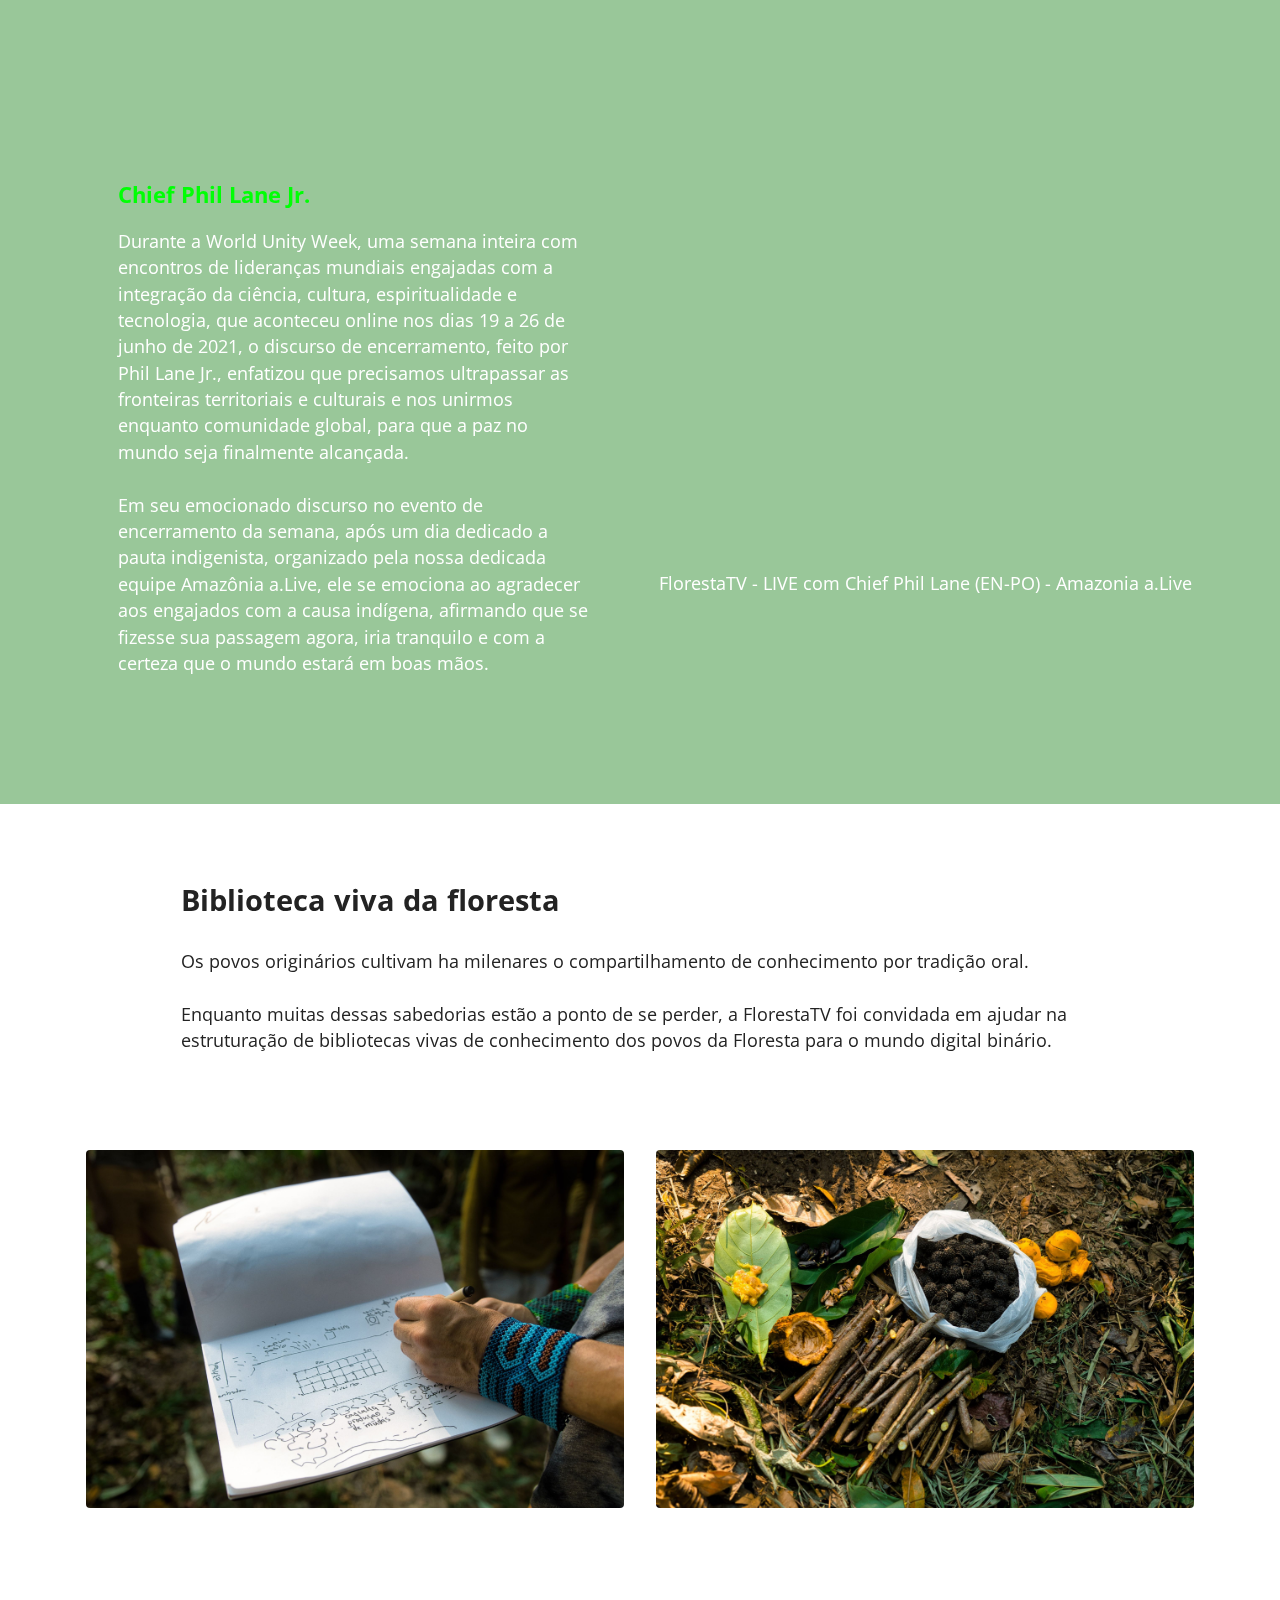
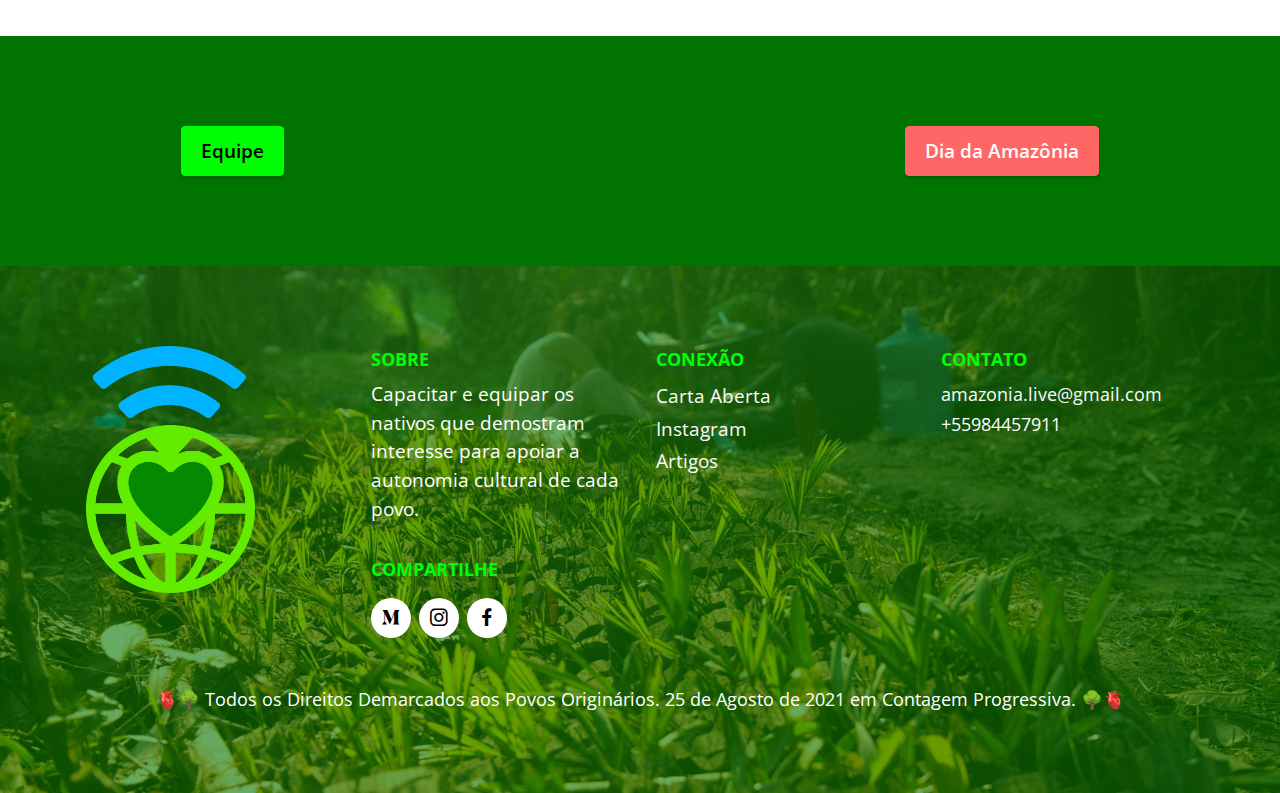
<file: voz-da-floresta.html>
<!DOCTYPE html>
<html  >
<head>
  
  <meta charset="UTF-8">
  <meta http-equiv="X-UA-Compatible" content="IE=edge">
  
  <meta name="twitter:card" content="summary_large_image"/>
  <meta name="twitter:image:src" content="assets/images/voz-da-floresta-meta.jpeg">
  <meta property="og:image" content="assets/images/voz-da-floresta-meta.jpeg">
  <meta name="twitter:title" content="Voz da Floresta — Floresta.TV">
  <meta name="viewport" content="width=device-width, initial-scale=1, minimum-scale=1">
  <link rel="shortcut icon" href="assets/images/floresta-tv-quadrado-128x128-1.png" type="image/x-icon">
  <meta name="description" content="O movimento coletivo Floresta TV partiu de um pedido dos próprios Povos Originários do mundo em ter autonomia para registrar, compartilhar e ampliar milhares de anos de cultura e sabedoria altamente sustentável, integrativa, coletiva e pacífica com o mundo digital binário.">
  
  
  <title>Voz da Floresta — Floresta.TV</title>
  <link rel="stylesheet" href="assets/bootstrap/css/bootstrap.min.css">
  <link rel="stylesheet" href="assets/bootstrap/css/bootstrap-grid.min.css">
  <link rel="stylesheet" href="assets/bootstrap/css/bootstrap-reboot.min.css">
  <link rel="stylesheet" href="assets/parallax/jarallax.css">
  <link rel="stylesheet" href="assets/dropdown/css/style.css">
  <link rel="stylesheet" href="assets/socicon/css/styles.css">
  <link rel="stylesheet" href="assets/theme/css/style.css">
  <link rel="preload" href="https://fonts.googleapis.com/css?family=Open+Sans:300,300i,400,400i,600,600i,700,700i,800,800i&display=swap" as="style" onload="this.onload=null;this.rel='stylesheet'">
  <noscript><link rel="stylesheet" href="https://fonts.googleapis.com/css?family=Open+Sans:300,300i,400,400i,600,600i,700,700i,800,800i&display=swap"></noscript>
  <link rel="preload" as="style" href="assets/mobirise/css/mbr-additional.css"><link rel="stylesheet" href="assets/mobirise/css/mbr-additional.css" type="text/css">
  
  
    <!-- Global site tag (gtag.js) - Google Analytics -->
<script async src="https://www.googletagmanager.com/gtag/js?id=G-87SZ1PJH34"></script>
<script>
  window.dataLayer = window.dataLayer || [];
  function gtag(){dataLayer.push(arguments);}
  gtag('js', new Date());

  gtag('config', 'G-87SZ1PJH34');
</script>
  

</head>
<body>
  
  <section data-bs-version="5.1" class="menu cid-s48OLK6784" once="menu" id="menu1-h">
    
    <nav class="navbar navbar-dropdown navbar-expand-lg">
        <div class="container">
            <div class="navbar-brand">
                <span class="navbar-logo">
                    <a href="#">
                        <img src="assets/images/floresta-tv-2.png" alt="" style="height: 3.8rem;">
                    </a>
                </span>
                <span class="navbar-caption-wrap"><a class="navbar-caption text-white text-primary display-4" href="index.html">FLORESTA.TV</a></span>
            </div>
            <button class="navbar-toggler" type="button" data-toggle="collapse" data-bs-toggle="collapse" data-target="#navbarSupportedContent" data-bs-target="#navbarSupportedContent" aria-controls="navbarNavAltMarkup" aria-expanded="false" aria-label="Toggle navigation">
                <div class="hamburger">
                    <span></span>
                    <span></span>
                    <span></span>
                    <span></span>
                </div>
            </button>
            <div class="collapse navbar-collapse" id="navbarSupportedContent">
                <ul class="navbar-nav nav-dropdown nav-right" data-app-modern-menu="true"><li class="nav-item"><a class="nav-link link text-white text-primary display-4" href="index.html">Home</a></li><li class="nav-item"><a class="nav-link link text-white text-primary display-4" href="equipe.html">Equipe</a></li></ul>
                
                
            </div>
        </div>
    </nav>

</section>

<section data-bs-version="5.1" class="header4 cid-sHFWqZqv88 mbr-fullscreen" id="header4-r">

    
    
    <div class="container">
        <div class="row">
            <div class="content-wrap">
                <h1 class="mbr-section-title mbr-fonts-style mbr-white mb-3 display-1"><strong>FLORESTA TV</strong></h1>
                <h2 class="mbr-section-title mbr-fonts-style mbr-white mb-3 display-2">Ouvir a voz da floresta</h2>
                <p class="mbr-fonts-style mbr-text mbr-white mb-3 display-7">
                    O movimento coletivo Floresta TV partiu de um pedido dos próprios Povos Originários do mundo em ter autonomia para registrar, compartilhar e ampliar milhares de anos de cultura e sabedoria altamente sustentável, integrativa, coletiva e pacífica com o mundo digital binário.
                </p>

                <div class="mbr-section-btn"><a class="btn btn-primary display-4" href="equipe.html">Equipe</a> <a class="btn btn-primary display-4" href="voz-da-floresta.html#content4-l">Carta Aberta</a>  <a class="btn btn-warning-outline display-4" href="equipe.html">Contato</a></div>
            </div>
        </div>
    </div>
</section>

<section data-bs-version="5.1" class="countdown4 cid-sHIvq3FW3m mbr-fullscreen mbr-parallax-background" id="countdown4-18">
    
    <div class="mbr-overlay" style="opacity: 0.4; background-color: rgb(1, 115, 0);">
    </div>
    <div class="container">
        <div class="row justify-content-center">
            <div class="col-lg-8">
                <h3 class="mbr-section-title mb-5 align-center mbr-fonts-style display-1">
                    <strong>CONTAGEM PROGRESSIVA</strong></h3>
                <h4 class="mbr-section-subtitle mb-5 align-center mbr-fonts-style display-7">Documentário longa-metragem sobre o crescimento da cultura originária a partir de registros independentes em colaboração com os próprios povos originários.</h4>
                <div class="countdown-cont align-center mb-5">
                    <div class="daysCountdown col-xs-3 col-sm-3 col-md-3" title="Dias"></div>
                    <div class="hoursCountdown col-xs-3 col-sm-3 col-md-3" title="Horas"></div>
                    <div class="minutesCountdown col-xs-3 col-sm-3 col-md-3" title="Minutos"></div>
                    <div class="secondsCountdown col-xs-3 col-sm-3 col-md-3" title="Seguntos"></div>
                    <div class="countdown" data-due-date="2021/08/25"></div>
                </div>
                <p class="mbr-text mb-5 align-center mbr-fonts-style display-7">A partir do dia 25 de Agosto de 2021</p>
                <div class="icons-menu row justify-content-center display-7">
                    
                    
                    
                    
                <div class="soc-item col-auto">
                        <a href="https://instagram.com/florestatv" target="_blank" class="social__link">
                            <span class="mbr-iconfont socicon-instagram socicon"></span>
                        </a>
                    </div><div class="soc-item col-auto">
                        <a href="https://facebook.com/florestatv" target="_blank" class="social__link">
                            <span class="mbr-iconfont socicon-facebook socicon"></span>
                        </a>
                    </div><div class="soc-item col-auto">
                        <a href="http://medium.com/florestatv" target="_blank" class="social__link">
                            <span class="mbr-iconfont socicon-medium socicon"></span>
                        </a>
                    </div><div class="soc-item col-auto">
                        <a href="https://youtube.com/recnplay" target="_blank" class="social__link">
                            <span class="mbr-iconfont socicon-youtube socicon"></span>
                        </a>
                    </div></div>
                
            </div>
        </div>
    </div>
</section>

<section data-bs-version="5.1" class="video2 cid-sHGNRiB4dv" id="video2-z">
    
    
    <div class="container">
        <div class="mbr-section-head">
            <h4 class="mbr-section-title mbr-fonts-style mb-0 display-2"><strong>DOCUMENTÁRIO EM TEMPO REAL SOBRE O MARCO ANCESTRAL</strong></h4>
            <h5 class="mbr-section-subtitle mbr-fonts-style mb-0 mt-2 display-7">Levantamento crescente da influência dos Povos Originários no mundo através da sabedoria ancestral que zela pela vida e meio ambiente.</h5>
        </div>
        <div class="row justify-content-center mt-4">
            <div class="col-12 col-md-12 video-block">
                <div class="video-wrapper"><iframe class="mbr-embedded-video" src="https://www.youtube.com/embed/WVmItbV5rbg?rel=0&amp;amp;showinfo=0&amp;autoplay=0&amp;loop=0" width="1280" height="720" frameborder="0" allowfullscreen></iframe></div>
                <p class="mbr-text pt-2 mbr-fonts-style display-7">
                    Direto de Brasília um breve resumo dos conteúdos que viemos somando na realização da CONTAGEM PROGRESSIVA, um documentário longa-metragem que cresce com a participação e compartilhamento de cada um de vocês. Uma carta aberta acompanha esse filme e já passam 1300 assinaturas! [25-31ago2021]</p>
            </div>
        </div>
    </div>
</section>

<section data-bs-version="5.1" class="video5 cid-sHMCf1gwnC mbr-parallax-background" id="video5-1c">
    
    <div class="mbr-overlay" style="opacity: 0.5; background-color: rgb(1, 115, 0);"></div>
    <div class="container">
        <div class="title-wrapper mb-5">
            
        </div>
        <div class="row align-items-center">
            <div class="col-12 col-lg-6 video-block">
                <div class="video-wrapper"><iframe class="mbr-embedded-video" src="https://www.youtube.com/embed/6nTFdAVXTAg?rel=0&amp;amp;showinfo=0&amp;autoplay=0&amp;loop=0" width="1280" height="720" frameborder="0" allowfullscreen></iframe></div>
                <p class="mbr-description pt-2 mbr-fonts-style display-7">
                    Contagem Progressiva — Marco Ancestral 25ago-1set2021</p>
            </div>
            <div class="col-12 col-lg">
                <div class="text-wrapper">
                    <h3 class="mbr-section-subtitle mbr-fonts-style mb-3 display-5"><strong>FLORESTA TV na LUTA PELA VIDA</strong><br></h3>
                    <p class="mbr-text mbr-fonts-style display-7"><em>
                        O julgamento do recurso que discute se o Marco Temporal é ou não compatível com a Constituição de 1988 atinge diretamente 421 terras indígenas homologadas e que somam mais de 100 milhões de hectares onde vivem mais de meio milhão de pessoas.</em><br><br>[1set2021-12:04]<br><br><a href="https://medium.com/florestatv/floresta-tv-acompanha-de-perto-a-mobilização-da-luta-pela-vida-2d89fb3572d0" class="text-primary" target="_blank">Leia o artigo de Flora Dutra na íntegra</a><br></p>
                </div>
            </div>
        </div>
    </div>
</section>

<section data-bs-version="5.1" class="content4 cid-sHFMs4ZM3Z" id="content4-l">
    
    
    <div class="container">
        <div class="row justify-content-center">
            <div class="title col-md-12 col-lg-10">
                <h3 class="mbr-section-title mbr-fonts-style align-center mb-4 display-2"><strong>CARTA ABERTA DOS <br>POVOS ORIGINÁRIOS DO BRASIL</strong></h3>
                <h4 class="mbr-section-subtitle align-center mbr-fonts-style mb-4 display-7">
                    27 de Agosto de 2021</h4>
                <div class="mbr-section-btn align-center"><a class="btn btn-primary display-4" href="https://www.change.org/p/carta-aberta-dos-povos-originários-do-brasil-contagem-progressiva">ASSINE AGORA</a></div>
            </div>
        </div>
    </div>
</section>

<section data-bs-version="5.1" class="image3 cid-sHGM7rLvWB" id="image3-x">
    

    

    <div class="container">
        <div class="row justify-content-center">
            <div class="col-12 col-lg-10">
                <div class="image-wrapper">
                    <img src="assets/images/20210824l1004305.jpg" alt="">
                    <p class="mbr-description mbr-fonts-style mt-2 align-center display-7">Vigília em Brasília. 25 de Agosto de 2021. Foto: Hugo Takemoto</p>
                </div>
            </div>
        </div>
    </div>
</section>

<section data-bs-version="5.1" class="content5 cid-sHFMJwGZ0R" id="content5-m">
    
    <div class="container">
        <div class="row justify-content-center">
            <div class="col-md-12 col-lg-8">
                
                
                <p class="mbr-text mbr-fonts-style display-7">Sabemos que a Floresta Amazônica é considerada o coração do mundo por ser o maior polo de biodiversidade do planeta, e vivemos em uma nova era onde a sociedade está plenamente ciente da necessidade de preservação da vida e do meio ambiente.<br><br>Paralelamente, segundo nossas tradições originárias estamos vivendo o Novo Pensamento, conhecido como Xinã Bena. Após séculos de perseguição, exploração e conflitos, estamos ganhando voz ativa na sociedade e acreditamos que é chegado o momento de abrir-nos para interagir com o mundo todo.<br><br>Neste Novo Tempo, todos colaboramos e juntos cocriamos um novo mundo, feito por nós, Povos Coloridos: todas as raças de todas as cores alcançam uma nova forma de sentir e integrar o verdadeiro Xinã Bena e atuar em prol das florestas. Cientes de nossa importância e nossos direitos, queremos mostrar nosso legado cultural e nossa maneira de enxergar o ser humano como parte da natureza.<br><br>Estamos gritando por atenção há mais de 500 anos. Nossa premissa é engajar cada vez mais pessoas na conservação da biodiversidade e desta cultura ancestral que tanto pode ajudar o planeta com nossos conhecimentos milenares sobre viver em harmonia com a floresta.<br><br>Pedimos pela REJEIÇÃO do Projeto de Lei 490 de 2007, que está tramitando na Câmara dos Deputados e versa sobre a mudança na legislação sobre a demarcação de territórios dos Povos Originários no Brasil. O texto do PL 490, e seus adendos, abre caminho para nosso extermínio e a desertificação da Floresta Amazônica. Sendo assim, é irrefutável que este projeto de lei deve ser REJEITADO em sua totalidade pela Casa Legislativa deste país, bem como os demais projetos que tramitam com o mesmo tema e propósito.<br><br>Por fim, estamos cientes de uma urgência global e incorporamos uma agenda de políticas de proteção e defesa planetária quando falamos do maior berço da biodiversidade do planeta. Somos o movimento de mudança, somos os Guardiões da Floresta.</p>
            </div>
        </div>
    </div>
</section>

<section data-bs-version="5.1" class="content7 cid-sHFMK0XYH5" id="content7-n">
    
    <div class="container">
        <div class="row justify-content-center">
            <div class="col-12 col-md-10">
                <blockquote>
                <h5 class="mbr-section-title mbr-fonts-style mb-2 display-7"><strong>Assinam essa carta [em contagem progressiva]:</strong></h5>
                <p class="mbr-text mbr-fonts-style display-4">Pajé Txaná Ixã, Pajé Txaná Kixtin, Ibã Huni kuin, Eduardo Pizaroli [Tete Beru], Shane Inu Bake [Guilherme Meneghelli], Camila Saibro, Mathilde Everaere, Flora Dutra, Advan Haschi, Rael Castro, Hugo Takemoto, Daniel Heberle, Graziele Borges, Gabriela Guidetti, Chloe Malkine, Nathalie Malkine [Pranad Monja do Amor], Vhera Xunú, Cacique Nasso, Cacique Geral da Nação Huni Kui Ninawa Inu Huni KuĪ...</p></blockquote>
            </div>
        </div>
    </div>
</section>

<section data-bs-version="5.1" class="image1 cid-sHHQIzcLxN mbr-parallax-background" id="image1-16">
    

    <div class="mbr-overlay" style="opacity: 0.5; background-color: rgb(1, 115, 0);">
    </div>

    <div class="container">
        <div class="row align-items-center">
            <div class="col-12 col-lg-4">
                <div class="image-wrapper">
                    <img src="assets/images/225159924-10224551686038190-2235061486854413325-n-816x612.jpg" alt="">
                    <p class="mbr-description mbr-fonts-style pt-2 align-center display-7">Bimi . Aldeia Segredo do Artesão . 2ago2021&nbsp;</p>
                </div>
            </div>
            <div class="col-12 col-lg">
                <div class="text-wrapper">
                    <h3 class="mbr-section-title mbr-fonts-style mb-3 display-2"><strong>Autonomia cultural&nbsp;</strong><br></h3>
                    <p class="mbr-text mbr-fonts-style display-7">Capacitar e equipar os nativos que demostram interesse nas tecnologias audiovisuais  para apoiar a autonomia, o empoderamento e a expansão cultural de cada povo a partir da fonte para o mundo.<br><br>CINEMA DA VIDA REAL<br>BIMI SHU KAYA [AMAZON PRIME]<br><br>A aldeia Segredo do Artesão tem um grupo de cinema: "Audiovisual Consciência Ambiental" liderado por Isaka Huni Kuin,  que já se lançou no mercado audiovisual internacional. Um modelo a ser replicado e compartilhado com o mundo.<br></p>
                </div>
            </div>
        </div>
    </div>
</section>

<section data-bs-version="5.1" class="video2 cid-sHGCy0vFkS mbr-parallax-background" id="video2-w">
    
    <div class="mbr-overlay" style="opacity: 0.5; background-color: rgb(1, 115, 0);"></div>
    <div class="container">
        <div class="mbr-section-head">
            <h4 class="mbr-section-title mbr-fonts-style mb-0 display-2">
                <strong>Mapu Huni Kuī — Ni Ni Ni Naya Naya Ne</strong></h4>
            <h5 class="mbr-section-subtitle mbr-fonts-style mb-0 mt-2 display-7">Fortalecimento da Cultura Huni Kuī</h5>
        </div>
        <div class="row justify-content-center mt-4">
            <div class="col-12 col-md-12 video-block">
                <div class="video-wrapper"><iframe class="mbr-embedded-video" src="https://www.youtube.com/embed/7HzO-IiJZYw?rel=0&amp;amp;showinfo=0&amp;autoplay=0&amp;loop=0" width="1280" height="720" frameborder="0" allowfullscreen></iframe></div>
                <p class="mbr-text pt-2 mbr-fonts-style display-7">
                    No filme Mapu Huni Kui — cacique e líder espiritual do Centro Huwã Karu Yuxibu que tem como missão o fortalecimento da identidade cultural do povo Huni Kuî — apresenta o Reggae Kuî com o perfume da floresta. Lançado 25 de Agosto de 2021 e início da Contagem Progressiva.</p>
            </div>
        </div>
    </div>
</section>

<section data-bs-version="5.1" class="content1 cid-s48udlf8KU" id="content1-8">
    
    <div class="container">
        <div class="row justify-content-center">
            <div class="title col-12 col-md-9">
                <h3 class="mbr-section-title mbr-fonts-style align-center mb-4 display-2"><strong>Proteção da cultura</strong></h3>
                <h4 class="mbr-section-subtitle align-center mbr-fonts-style mb-4 display-7">Frente ao alarmante contexto da PL490 no Brasil, a Floresta TV nasceu para apoiar a digitalização da cultura dos Povos Originários e garantir o Marco Atemporal através da representatividade cultural daqueles que habitam e protegem as nossas florestas a milhares de anos.&nbsp;</h4>
                
            </div>
        </div>
    </div>
</section>

<section data-bs-version="5.1" class="image4 cid-sHGMrcQqDL" id="image4-y">
    

    

    <div class="container">
        <div class="row">
            <div class="col-12 col-lg-6">
                <div class="image-wrapper">
                    <img src="assets/images/qhzp2609.jpg" alt="">
                    <p class="mbr-text mbr-fonts-style mt-2 align-center display-7">
                        Maya Huni Kuī desenhando Kene para registro da cultura ancestral</p>
                </div>
            </div>
            <div class="col-12 col-lg-6">
                <div class="image-wrapper">
                    <img src="assets/images/20190117-1225-190117-190117-1225-l1019973-1256x1888.jpeg" alt="">
                    <p class="mbr-text mbr-fonts-style mt-2 align-center display-7">
                        Jordão, Janeiro de 2019</p>
                </div>
            </div>
        </div>
    </div>
</section>

<section data-bs-version="5.1" class="video2 cid-sHHaae8irr mbr-parallax-background" id="video2-10">
    
    <div class="mbr-overlay" style="opacity: 0.4; background-color: rgb(1, 115, 0);"></div>
    <div class="container">
        <div class="mbr-section-head">
            <h4 class="mbr-section-title mbr-fonts-style mb-0 display-1">
                <strong>Amazônia aLive</strong></h4>
            <h5 class="mbr-section-subtitle mbr-fonts-style mb-0 mt-2 display-5">Além das Fronteiras do Tempo<div>- da tradição oral para a tradição digital -</div></h5>
        </div>
        <div class="row justify-content-center mt-4">
            <div class="col-12 col-md-12 video-block">
                <div class="video-wrapper"><iframe class="mbr-embedded-video" src="https://www.youtube.com/embed/9qbc0xnPQNI?rel=0&amp;amp;showinfo=0&amp;autoplay=0&amp;loop=0" width="1280" height="720" frameborder="0" allowfullscreen></iframe></div>
                <p class="mbr-text pt-2 mbr-fonts-style display-7">
                    "Amazonia aLive!" Faz parte da World Unity Week da UNIFY e reúne diferentes representantes de comunidades amazônicas, organizações de base e ativistas e lideranças que trabalham em diferentes regiões da região amazônica. 27 de Junho de 2021 (https://worldunityweek.org). Powered by: @recnplay @unify @maah.tribu</p>
            </div>
        </div>
    </div>
</section>

<section data-bs-version="5.1" class="video5 cid-sHMSj2HCFK mbr-parallax-background" id="video5-1e">
    
    <div class="mbr-overlay" style="opacity: 0.4; background-color: rgb(1, 115, 0);"></div>
    <div class="container">
        <div class="title-wrapper mb-5">
            
        </div>
        <div class="row align-items-center">
            <div class="col-12 col-lg-6 video-block">
                <div class="video-wrapper"><iframe class="mbr-embedded-video" src="https://www.youtube.com/embed/0bDVbECBgcM?rel=0&amp;amp;showinfo=0&amp;autoplay=0&amp;loop=0" width="1280" height="720" frameborder="0" allowfullscreen></iframe></div>
                <p class="mbr-description pt-2 mbr-fonts-style display-7">
                    FlorestaTV - LIVE com Chief Phil Lane (EN-PO) - Amazonia a.Live</p>
            </div>
            <div class="col-12 col-lg">
                <div class="text-wrapper">
                    <h3 class="mbr-section-subtitle mbr-fonts-style mb-3 display-5">
                        <strong>Chief Phil Lane Jr.</strong></h3>
                    <p class="mbr-text mbr-fonts-style display-7">Durante a World Unity Week, uma semana inteira com encontros de lideranças mundiais engajadas com a integração da ciência, cultura, espiritualidade e tecnologia, que aconteceu online nos dias 19 a 26 de junho de 2021, o discurso de encerramento, feito por Phil Lane Jr., enfatizou que precisamos ultrapassar as fronteiras territoriais e culturais e nos unirmos enquanto comunidade global, para que a paz no mundo seja finalmente alcançada.<br><br>Em seu emocionado discurso no evento de encerramento da semana, após um dia dedicado a pauta indigenista, organizado pela nossa dedicada equipe Amazônia a.Live, ele se emociona ao agradecer aos engajados com a causa indígena, afirmando que se fizesse sua passagem agora, iria tranquilo e com a certeza que o mundo estará em boas mãos.</p>
                </div>
            </div>
        </div>
    </div>
</section>

<section data-bs-version="5.1" class="content1 cid-s48vaXqeL6" id="content1-b">
    
    <div class="container">
        <div class="row justify-content-center">
            <div class="title col-12 col-md-10">
                <h3 class="mbr-section-title mbr-fonts-style align-center mb-4 display-2"><strong>Biblioteca viva da floresta</strong></h3>
                <h4 class="mbr-section-subtitle align-center mbr-fonts-style mb-4 display-7">Os povos originários cultivam ha milenares o compartilhamento de conhecimento por tradição oral.<br><br><div>Enquanto muitas dessas sabedorias estão a ponto de se perder, a FlorestaTV foi convidada em ajudar na estruturação de bibliotecas vivas de conhecimento dos povos da Floresta para o mundo digital binário.&nbsp;</div></h4>
                
            </div>
        </div>
    </div>
</section>

<section data-bs-version="5.1" class="gallery3 cid-sHFYlozIsL" id="gallery3-u">
    
    
    <div class="container">
        
        <div class="row mt-4">
            <div class="item features-image сol-12 col-md-6 col-lg-6">
                <div class="item-wrapper">
                    <div class="item-img">
                        <img src="assets/images/20210810-1523-mg-9343.jpg" alt="">
                    </div>
                    
                    
                </div>
            </div>
            <div class="item features-image сol-12 col-md-6 col-lg-6">
                <div class="item-wrapper">
                    <div class="item-img">
                        <img src="assets/images/20210810-1453-mg-9325.jpg" alt="">
                    </div>
                    
                    
                </div>
            </div>
            
            
        </div>
    </div>
</section>

<section data-bs-version="5.1" class="content12 cid-sIb75muKhp" id="content12-45">
    
    <div class="container">
        <div class="row justify-content-center">
            <div class="col-md-12 col-lg-10">
                <div class="mbr-section-btn align-center"><a class="btn btn-primary display-4" href="equipe.html">Equipe</a> <a class="btn btn-secondary display-4" href="dia-da-amazonia.html">Dia da Amazônia</a></div>
            </div>
        </div>
    </div>
</section>

<section data-bs-version="5.1" class="footer4 cid-sHLW0I0p1a" once="footers" id="footer4-19">

    
    <div class="mbr-overlay" style="opacity: 0.6; background-color: rgb(1, 115, 0);"></div>
    <div class="container">
        <div class="row mbr-white">
            <div class="col-6 col-lg-3">
                <div class="media-wrap col-md-8 col-12">
                    <a href="#">
                        <img src="assets/images/floresta-tv-2.png" alt="">
                    </a>
                </div>
            </div>
            <div class="col-12 col-md-6 col-lg-3">
                <h5 class="mbr-section-subtitle mbr-fonts-style mb-2 display-7"><strong>SOBRE</strong></h5>
                <p class="mbr-text mbr-fonts-style mb-4 display-4">
                    Capacitar e equipar os nativos que demostram interesse para apoiar a autonomia cultural de cada povo.</p>
                <h5 class="mbr-section-subtitle mbr-fonts-style mb-3 display-7">
                    <strong>COMPARTILHE</strong></h5>
                <div class="social-row display-7">
                    <div class="soc-item">
                        <a href="http://medium.com/florestatv" target="_blank">
                            <span class="mbr-iconfont socicon-medium socicon"></span>
                        </a>
                    </div>
                    <div class="soc-item">
                        <a href="https://www.instagram.com/florestatv/" target="_blank">
                            <span class="mbr-iconfont socicon-instagram socicon"></span>
                        </a>
                    </div>
                    <div class="soc-item">
                        <a href="http://facebook.com/florestatv" target="_blank">
                            <span class="mbr-iconfont socicon-facebook socicon"></span>
                        </a>
                    </div>
                    
                </div>
            </div>
            <div class="col-12 col-md-6 col-lg-3">
                <h5 class="mbr-section-subtitle mbr-fonts-style mb-2 display-7"><strong>CONEXÃO</strong></h5>
                <ul class="list mbr-fonts-style display-4">
                    <li class="mbr-text item-wrap"><a href="https://www.change.org/p/carta-aberta-dos-povos-originários-do-brasil-contagem-progressiva" class="text-white">Carta Aberta</a></li><li class="mbr-text item-wrap"><a href="http://instagram.com/florestatv" class="text-white">Instagram</a></li><li class="mbr-text item-wrap"><a href="http://medium.com/florestatv" class="text-white">Artigos</a></li><li class="mbr-text item-wrap"><br></li>
                </ul>
            </div>
            <div class="col-12 col-md-6 col-lg-3">
                <h5 class="mbr-section-subtitle mbr-fonts-style mb-2 display-7">
                    <strong>CONTATO</strong></h5>
                <ul class="list mbr-fonts-style display-7">
                    <li class="mbr-text item-wrap"><a href="mailto:amazonia.live@gmail.com" class="text-white">amazonia.live@gmail.com</a></li><li class="mbr-text item-wrap">+55984457911</li>
                </ul>
            </div>
            <div class="col-12 mt-4">
                <p class="mbr-text mb-0 mbr-fonts-style copyright align-center display-7">
                    🫀🌳 Todos os Direitos Demarcados aos Povos Originários. 25 de Agosto de 2021 em Contagem Progressiva. 🌳🫀
                </p>
            </div>
        </div>
    </div>
</section>


<script src="assets/bootstrap/js/bootstrap.bundle.min.js"></script>
  <script src="assets/parallax/jarallax.js"></script>
  <script src="assets/smoothscroll/smooth-scroll.js"></script>
  <script src="assets/ytplayer/index.js"></script>
  <script src="assets/countdown/countdown.js"></script>
  <script src="assets/playervimeo/vimeo_player.js"></script>
  <script src="assets/dropdown/js/navbar-dropdown.js"></script>
  <script src="assets/theme/js/script.js"></script>
  
  
  

</body>
</html>
</file>
<file: assets/parallax/jarallax.css>
.jarallax {
    position: relative;
    z-index: 0;
}
.jarallax > .jarallax-img {
    position: absolute;
    object-fit: cover;
    /* support for plugin https://github.com/bfred-it/object-fit-images */
    font-family: 'object-fit: cover;';
    top: 0;
    left: 0;
    width: 100%;
    height: 100%;
    z-index: -1;
}
</file>
<file: assets/dropdown/css/style.css>
.navbar-dropdown {
  left: 0;
  padding: 0;
  position: absolute;
  right: 0;
  top: 0;
  transition: all 0.45s ease;
  z-index: 1030;
  background: #282828; }
  .navbar-dropdown .navbar-logo {
    margin-right: 0.8rem;
    transition: margin 0.3s ease-in-out;
    vertical-align: middle; }
    .navbar-dropdown .navbar-logo img {
      height: 3.125rem;
      transition: all 0.3s ease-in-out; }
    .navbar-dropdown .navbar-logo.mbr-iconfont {
      font-size: 3.125rem;
      line-height: 3.125rem; }
  .navbar-dropdown .navbar-caption {
    font-weight: 700;
    white-space: normal;
    vertical-align: -4px;
    line-height: 3.125rem !important; }
    .navbar-dropdown .navbar-caption, .navbar-dropdown .navbar-caption:hover {
      color: inherit;
      text-decoration: none; }
  .navbar-dropdown .mbr-iconfont + .navbar-caption {
    vertical-align: -1px; }
  .navbar-dropdown.navbar-fixed-top {
    position: fixed; }
  .navbar-dropdown .navbar-brand span {
    vertical-align: -4px; }
  .navbar-dropdown.bg-color.transparent {
    background: none; }
  .navbar-dropdown.navbar-short .navbar-brand {
    padding: 0.625rem 0; }
    .navbar-dropdown.navbar-short .navbar-brand span {
      vertical-align: -1px; }
  .navbar-dropdown.navbar-short .navbar-caption {
    line-height: 2.375rem !important;
    vertical-align: -2px; }
  .navbar-dropdown.navbar-short .navbar-logo {
    margin-right: 0.5rem; }
    .navbar-dropdown.navbar-short .navbar-logo img {
      height: 2.375rem; }
    .navbar-dropdown.navbar-short .navbar-logo.mbr-iconfont {
      font-size: 2.375rem;
      line-height: 2.375rem; }
  .navbar-dropdown.navbar-short .mbr-table-cell {
    height: 3.625rem; }
  .navbar-dropdown .navbar-close {
    left: 0.6875rem;
    position: fixed;
    top: 0.75rem;
    z-index: 1000; }
  .navbar-dropdown .hamburger-icon {
    content: "";
    display: inline-block;
    vertical-align: middle;
    width: 16px;
    -webkit-box-shadow: 0 -6px 0 1px #282828,0 0 0 1px #282828,0 6px 0 1px #282828;
    -moz-box-shadow: 0 -6px 0 1px #282828,0 0 0 1px #282828,0 6px 0 1px #282828;
    box-shadow: 0 -6px 0 1px #282828,0 0 0 1px #282828,0 6px 0 1px #282828; }

.dropdown-menu .dropdown-toggle[data-toggle="dropdown-submenu"]::after {
  border-bottom: 0.35em solid transparent;
  border-left: 0.35em solid;
  border-right: 0;
  border-top: 0.35em solid transparent;
  margin-left: 0.3rem; }

.dropdown-menu .dropdown-item:focus {
  outline: 0; }

.nav-dropdown {
  font-size: 0.75rem;
  font-weight: 500;
  height: auto !important; }
  .nav-dropdown .nav-btn {
    padding-left: 1rem; }
  .nav-dropdown .link {
    margin: .667em 1.667em;
    font-weight: 500;
    padding: 0;
    transition: color .2s ease-in-out; }
    .nav-dropdown .link.dropdown-toggle {
      margin-right: 2.583em; }
      .nav-dropdown .link.dropdown-toggle::after {
        margin-left: .25rem;
        border-top: 0.35em solid;
        border-right: 0.35em solid transparent;
        border-left: 0.35em solid transparent;
        border-bottom: 0; }
      .nav-dropdown .link.dropdown-toggle[aria-expanded="true"] {
        margin: 0;
        padding: 0.667em 3.263em  0.667em 1.667em; }
  .nav-dropdown .link::after,
  .nav-dropdown .dropdown-item::after {
    color: inherit; }
  .nav-dropdown .btn {
    font-size: 0.75rem;
    font-weight: 700;
    letter-spacing: 0;
    margin-bottom: 0;
    padding-left: 1.25rem;
    padding-right: 1.25rem; }
  .nav-dropdown .dropdown-menu {
    border-radius: 0;
    border: 0;
    left: 0;
    margin: 0;
    padding-bottom: 1.25rem;
    padding-top: 1.25rem;
    position: relative; }
  .nav-dropdown .dropdown-submenu {
    margin-left: 0.125rem;
    top: 0; }
  .nav-dropdown .dropdown-item {
    font-weight: 500;
    line-height: 2;
    padding: 0.3846em 4.615em 0.3846em 1.5385em;
    position: relative;
    transition: color .2s ease-in-out, background-color .2s ease-in-out; }
    .nav-dropdown .dropdown-item::after {
      margin-top: -0.3077em;
      position: absolute;
      right: 1.1538em;
      top: 50%; }
    .nav-dropdown .dropdown-item:focus, .nav-dropdown .dropdown-item:hover {
      background: none; }

@media (max-width: 767px) {
  .nav-dropdown.navbar-toggleable-sm {
    bottom: 0;
    display: none;
    left: 0;
    overflow-x: hidden;
    position: fixed;
    top: 0;
    transform: translateX(-100%);
    -ms-transform: translateX(-100%);
    -webkit-transform: translateX(-100%);
    width: 18.75rem;
    z-index: 999; } }
.nav-dropdown.navbar-toggleable-xl {
  bottom: 0;
  display: none;
  left: 0;
  overflow-x: hidden;
  position: fixed;
  top: 0;
  transform: translateX(-100%);
  -ms-transform: translateX(-100%);
  -webkit-transform: translateX(-100%);
  width: 18.75rem;
  z-index: 999; }

.nav-dropdown-sm {
  display: block !important;
  overflow-x: hidden;
  overflow: auto;
  padding-top: 3.875rem; }
  .nav-dropdown-sm::after {
    content: "";
    display: block;
    height: 3rem;
    width: 100%; }
  .nav-dropdown-sm.collapse.in ~ .navbar-close {
    display: block !important; }
  .nav-dropdown-sm.collapsing, .nav-dropdown-sm.collapse.in {
    transform: translateX(0);
    -ms-transform: translateX(0);
    -webkit-transform: translateX(0);
    transition: all 0.25s ease-out;
    -webkit-transition: all 0.25s ease-out;
    background: #282828; }
  .nav-dropdown-sm.collapsing[aria-expanded="false"] {
    transform: translateX(-100%);
    -ms-transform: translateX(-100%);
    -webkit-transform: translateX(-100%); }
  .nav-dropdown-sm .nav-item {
    display: block;
    margin-left: 0 !important;
    padding-left: 0; }
  .nav-dropdown-sm .link,
  .nav-dropdown-sm .dropdown-item {
    border-top: 1px dotted rgba(255, 255, 255, 0.1);
    font-size: 0.8125rem;
    line-height: 1.6;
    margin: 0 !important;
    padding: 0.875rem 2.4rem 0.875rem 1.5625rem !important;
    position: relative;
    white-space: normal; }
    .nav-dropdown-sm .link:focus, .nav-dropdown-sm .link:hover,
    .nav-dropdown-sm .dropdown-item:focus,
    .nav-dropdown-sm .dropdown-item:hover {
      background: rgba(0, 0, 0, 0.2) !important;
      color: #c0a375; }
  .nav-dropdown-sm .nav-btn {
    position: relative;
    padding: 1.5625rem 1.5625rem 0 1.5625rem; }
    .nav-dropdown-sm .nav-btn::before {
      border-top: 1px dotted rgba(255, 255, 255, 0.1);
      content: "";
      left: 0;
      position: absolute;
      top: 0;
      width: 100%; }
    .nav-dropdown-sm .nav-btn + .nav-btn {
      padding-top: 0.625rem; }
      .nav-dropdown-sm .nav-btn + .nav-btn::before {
        display: none; }
  .nav-dropdown-sm .btn {
    padding: 0.625rem 0; }
  .nav-dropdown-sm .dropdown-toggle[data-toggle="dropdown-submenu"]::after {
    margin-left: .25rem;
    border-top: 0.35em solid;
    border-right: 0.35em solid transparent;
    border-left: 0.35em solid transparent;
    border-bottom: 0; }
  .nav-dropdown-sm .dropdown-toggle[data-toggle="dropdown-submenu"][aria-expanded="true"]::after {
    border-top: 0;
    border-right: 0.35em solid transparent;
    border-left: 0.35em solid transparent;
    border-bottom: 0.35em solid; }
  .nav-dropdown-sm .dropdown-menu {
    margin: 0;
    padding: 0;
    position: relative;
    top: 0;
    left: 0;
    width: 100%;
    border: 0;
    float: none;
    border-radius: 0;
    background: none; }
  .nav-dropdown-sm .dropdown-submenu {
    left: 100%;
    margin-left: 0.125rem;
    margin-top: -1.25rem;
    top: 0; }

.navbar-toggleable-sm .nav-dropdown .dropdown-menu {
  position: absolute; }

.navbar-toggleable-sm .nav-dropdown .dropdown-submenu {
  left: 100%;
  margin-left: 0.125rem;
  margin-top: -1.25rem;
  top: 0; }

.navbar-toggleable-sm.opened .nav-dropdown .dropdown-menu {
  position: relative; }

.navbar-toggleable-sm.opened .nav-dropdown .dropdown-submenu {
  left: 0;
  margin-left: 00rem;
  margin-top: 0rem;
  top: 0; }

.is-builder .nav-dropdown.collapsing {
  transition: none !important; }
</file>
<file: assets/socicon/css/styles.css>
@charset "UTF-8";

@font-face {
  font-family: 'Socicon';
  src:  url('../fonts/socicon.eot');
  src:  url('../fonts/socicon.eot?#iefix') format('embedded-opentype'),
    url('../fonts/socicon.woff2') format('woff2'),
    url('../fonts/socicon.ttf') format('truetype'),
    url('../fonts/socicon.woff') format('woff'),
    url('../fonts/socicon.svg#socicon') format('svg');
  font-weight: normal;
  font-style: normal;
  font-display: swap;
}

[data-icon]:before {
  font-family: "socicon" !important;
  content: attr(data-icon);
  font-style: normal !important;
  font-weight: normal !important;
  font-variant: normal !important;
  text-transform: none !important;
  speak: none;
  line-height: 1;
  -webkit-font-smoothing: antialiased;
  -moz-osx-font-smoothing: grayscale;
}

[class^="socicon-"], [class*=" socicon-"] {
  /* use !important to prevent issues with browser extensions that change fonts */
  font-family: 'Socicon' !important;
  speak: none;
  font-style: normal;
  font-weight: normal;
  font-variant: normal;
  text-transform: none;
  line-height: 1;

  /* Better Font Rendering =========== */
  -webkit-font-smoothing: antialiased;
  -moz-osx-font-smoothing: grayscale;
}

.socicon-eitaa:before {
  content: "\e97c";
}
.socicon-soroush:before {
  content: "\e97d";
}
.socicon-bale:before {
  content: "\e97e";
}
.socicon-zazzle:before {
  content: "\e97b";
}
.socicon-society6:before {
  content: "\e97a";
}
.socicon-redbubble:before {
  content: "\e979";
}
.socicon-avvo:before {
  content: "\e978";
}
.socicon-stitcher:before {
  content: "\e977";
}
.socicon-googlehangouts:before {
  content: "\e974";
}
.socicon-dlive:before {
  content: "\e975";
}
.socicon-vsco:before {
  content: "\e976";
}
.socicon-flipboard:before {
  content: "\e973";
}
.socicon-ubuntu:before {
  content: "\e958";
}
.socicon-artstation:before {
  content: "\e959";
}
.socicon-invision:before {
  content: "\e95a";
}
.socicon-torial:before {
  content: "\e95b";
}
.socicon-collectorz:before {
  content: "\e95c";
}
.socicon-seenthis:before {
  content: "\e95d";
}
.socicon-googleplaymusic:before {
  content: "\e95e";
}
.socicon-debian:before {
  content: "\e95f";
}
.socicon-filmfreeway:before {
  content: "\e960";
}
.socicon-gnome:before {
  content: "\e961";
}
.socicon-itchio:before {
  content: "\e962";
}
.socicon-jamendo:before {
  content: "\e963";
}
.socicon-mix:before {
  content: "\e964";
}
.socicon-sharepoint:before {
  content: "\e965";
}
.socicon-tinder:before {
  content: "\e966";
}
.socicon-windguru:before {
  content: "\e967";
}
.socicon-cdbaby:before {
  content: "\e968";
}
.socicon-elementaryos:before {
  content: "\e969";
}
.socicon-stage32:before {
  content: "\e96a";
}
.socicon-tiktok:before {
  content: "\e96b";
}
.socicon-gitter:before {
  content: "\e96c";
}
.socicon-letterboxd:before {
  content: "\e96d";
}
.socicon-threema:before {
  content: "\e96e";
}
.socicon-splice:before {
  content: "\e96f";
}
.socicon-metapop:before {
  content: "\e970";
}
.socicon-naver:before {
  content: "\e971";
}
.socicon-remote:before {
  content: "\e972";
}
.socicon-internet:before {
  content: "\e957";
}
.socicon-moddb:before {
  content: "\e94b";
}
.socicon-indiedb:before {
  content: "\e94c";
}
.socicon-traxsource:before {
  content: "\e94d";
}
.socicon-gamefor:before {
  content: "\e94e";
}
.socicon-pixiv:before {
  content: "\e94f";
}
.socicon-myanimelist:before {
  content: "\e950";
}
.socicon-blackberry:before {
  content: "\e951";
}
.socicon-wickr:before {
  content: "\e952";
}
.socicon-spip:before {
  content: "\e953";
}
.socicon-napster:before {
  content: "\e954";
}
.socicon-beatport:before {
  content: "\e955";
}
.socicon-hackerone:before {
  content: "\e956";
}
.socicon-hackernews:before {
  content: "\e946";
}
.socicon-smashwords:before {
  content: "\e947";
}
.socicon-kobo:before {
  content: "\e948";
}
.socicon-bookbub:before {
  content: "\e949";
}
.socicon-mailru:before {
  content: "\e94a";
}
.socicon-gitlab:before {
  content: "\e945";
}
.socicon-instructables:before {
  content: "\e944";
}
.socicon-portfolio:before {
  content: "\e943";
}
.socicon-codered:before {
  content: "\e940";
}
.socicon-origin:before {
  content: "\e941";
}
.socicon-nextdoor:before {
  content: "\e942";
}
.socicon-udemy:before {
  content: "\e93f";
}
.socicon-livemaster:before {
  content: "\e93e";
}
.socicon-crunchbase:before {
  content: "\e93b";
}
.socicon-homefy:before {
  content: "\e93c";
}
.socicon-calendly:before {
  content: "\e93d";
}
.socicon-realtor:before {
  content: "\e90f";
}
.socicon-tidal:before {
  content: "\e910";
}
.socicon-qobuz:before {
  content: "\e911";
}
.socicon-natgeo:before {
  content: "\e912";
}
.socicon-mastodon:before {
  content: "\e913";
}
.socicon-unsplash:before {
  content: "\e914";
}
.socicon-homeadvisor:before {
  content: "\e915";
}
.socicon-angieslist:before {
  content: "\e916";
}
.socicon-codepen:before {
  content: "\e917";
}
.socicon-slack:before {
  content: "\e918";
}
.socicon-openaigym:before {
  content: "\e919";
}
.socicon-logmein:before {
  content: "\e91a";
}
.socicon-fiverr:before {
  content: "\e91b";
}
.socicon-gotomeeting:before {
  content: "\e91c";
}
.socicon-aliexpress:before {
  content: "\e91d";
}
.socicon-guru:before {
  content: "\e91e";
}
.socicon-appstore:before {
  content: "\e91f";
}
.socicon-homes:before {
  content: "\e920";
}
.socicon-zoom:before {
  content: "\e921";
}
.socicon-alibaba:before {
  content: "\e922";
}
.socicon-craigslist:before {
  content: "\e923";
}
.socicon-wix:before {
  content: "\e924";
}
.socicon-redfin:before {
  content: "\e925";
}
.socicon-googlecalendar:before {
  content: "\e926";
}
.socicon-shopify:before {
  content: "\e927";
}
.socicon-freelancer:before {
  content: "\e928";
}
.socicon-seedrs:before {
  content: "\e929";
}
.socicon-bing:before {
  content: "\e92a";
}
.socicon-doodle:before {
  content: "\e92b";
}
.socicon-bonanza:before {
  content: "\e92c";
}
.socicon-squarespace:before {
  content: "\e92d";
}
.socicon-toptal:before {
  content: "\e92e";
}
.socicon-gust:before {
  content: "\e92f";
}
.socicon-ask:before {
  content: "\e930";
}
.socicon-trulia:before {
  content: "\e931";
}
.socicon-loomly:before {
  content: "\e932";
}
.socicon-ghost:before {
  content: "\e933";
}
.socicon-upwork:before {
  content: "\e934";
}
.socicon-fundable:before {
  content: "\e935";
}
.socicon-booking:before {
  content: "\e936";
}
.socicon-googlemaps:before {
  content: "\e937";
}
.socicon-zillow:before {
  content: "\e938";
}
.socicon-niconico:before {
  content: "\e939";
}
.socicon-toneden:before {
  content: "\e93a";
}
.socicon-augment:before {
  content: "\e908";
}
.socicon-bitbucket:before {
  content: "\e909";
}
.socicon-fyuse:before {
  content: "\e90a";
}
.socicon-yt-gaming:before {
  content: "\e90b";
}
.socicon-sketchfab:before {
  content: "\e90c";
}
.socicon-mobcrush:before {
  content: "\e90d";
}
.socicon-microsoft:before {
  content: "\e90e";
}
.socicon-pandora:before {
  content: "\e907";
}
.socicon-messenger:before {
  content: "\e906";
}
.socicon-gamewisp:before {
  content: "\e905";
}
.socicon-bloglovin:before {
  content: "\e904";
}
.socicon-tunein:before {
  content: "\e903";
}
.socicon-gamejolt:before {
  content: "\e901";
}
.socicon-trello:before {
  content: "\e902";
}
.socicon-spreadshirt:before {
  content: "\e900";
}
.socicon-500px:before {
  content: "\e000";
}
.socicon-8tracks:before {
  content: "\e001";
}
.socicon-airbnb:before {
  content: "\e002";
}
.socicon-alliance:before {
  content: "\e003";
}
.socicon-amazon:before {
  content: "\e004";
}
.socicon-amplement:before {
  content: "\e005";
}
.socicon-android:before {
  content: "\e006";
}
.socicon-angellist:before {
  content: "\e007";
}
.socicon-apple:before {
  content: "\e008";
}
.socicon-appnet:before {
  content: "\e009";
}
.socicon-baidu:before {
  content: "\e00a";
}
.socicon-bandcamp:before {
  content: "\e00b";
}
.socicon-battlenet:before {
  content: "\e00c";
}
.socicon-mixer:before {
  content: "\e00d";
}
.socicon-bebee:before {
  content: "\e00e";
}
.socicon-bebo:before {
  content: "\e00f";
}
.socicon-behance:before {
  content: "\e010";
}
.socicon-blizzard:before {
  content: "\e011";
}
.socicon-blogger:before {
  content: "\e012";
}
.socicon-buffer:before {
  content: "\e013";
}
.socicon-chrome:before {
  content: "\e014";
}
.socicon-coderwall:before {
  content: "\e015";
}
.socicon-curse:before {
  content: "\e016";
}
.socicon-dailymotion:before {
  content: "\e017";
}
.socicon-deezer:before {
  content: "\e018";
}
.socicon-delicious:before {
  content: "\e019";
}
.socicon-deviantart:before {
  content: "\e01a";
}
.socicon-diablo:before {
  content: "\e01b";
}
.socicon-digg:before {
  content: "\e01c";
}
.socicon-discord:before {
  content: "\e01d";
}
.socicon-disqus:before {
  content: "\e01e";
}
.socicon-douban:before {
  content: "\e01f";
}
.socicon-draugiem:before {
  content: "\e020";
}
.socicon-dribbble:before {
  content: "\e021";
}
.socicon-drupal:before {
  content: "\e022";
}
.socicon-ebay:before {
  content: "\e023";
}
.socicon-ello:before {
  content: "\e024";
}
.socicon-endomodo:before {
  content: "\e025";
}
.socicon-envato:before {
  content: "\e026";
}
.socicon-etsy:before {
  content: "\e027";
}
.socicon-facebook:before {
  content: "\e028";
}
.socicon-feedburner:before {
  content: "\e029";
}
.socicon-filmweb:before {
  content: "\e02a";
}
.socicon-firefox:before {
  content: "\e02b";
}
.socicon-flattr:before {
  content: "\e02c";
}
.socicon-flickr:before {
  content: "\e02d";
}
.socicon-formulr:before {
  content: "\e02e";
}
.socicon-forrst:before {
  content: "\e02f";
}
.socicon-foursquare:before {
  content: "\e030";
}
.socicon-friendfeed:before {
  content: "\e031";
}
.socicon-github:before {
  content: "\e032";
}
.socicon-goodreads:before {
  content: "\e033";
}
.socicon-google:before {
  content: "\e034";
}
.socicon-googlescholar:before {
  content: "\e035";
}
.socicon-googlegroups:before {
  content: "\e036";
}
.socicon-googlephotos:before {
  content: "\e037";
}
.socicon-googleplus:before {
  content: "\e038";
}
.socicon-grooveshark:before {
  content: "\e039";
}
.socicon-hackerrank:before {
  content: "\e03a";
}
.socicon-hearthstone:before {
  content: "\e03b";
}
.socicon-hellocoton:before {
  content: "\e03c";
}
.socicon-heroes:before {
  content: "\e03d";
}
.socicon-smashcast:before {
  content: "\e03e";
}
.socicon-horde:before {
  content: "\e03f";
}
.socicon-houzz:before {
  content: "\e040";
}
.socicon-icq:before {
  content: "\e041";
}
.socicon-identica:before {
  content: "\e042";
}
.socicon-imdb:before {
  content: "\e043";
}
.socicon-instagram:before {
  content: "\e044";
}
.socicon-issuu:before {
  content: "\e045";
}
.socicon-istock:before {
  content: "\e046";
}
.socicon-itunes:before {
  content: "\e047";
}
.socicon-keybase:before {
  content: "\e048";
}
.socicon-lanyrd:before {
  content: "\e049";
}
.socicon-lastfm:before {
  content: "\e04a";
}
.socicon-line:before {
  content: "\e04b";
}
.socicon-linkedin:before {
  content: "\e04c";
}
.socicon-livejournal:before {
  content: "\e04d";
}
.socicon-lyft:before {
  content: "\e04e";
}
.socicon-macos:before {
  content: "\e04f";
}
.socicon-mail:before {
  content: "\e050";
}
.socicon-medium:before {
  content: "\e051";
}
.socicon-meetup:before {
  content: "\e052";
}
.socicon-mixcloud:before {
  content: "\e053";
}
.socicon-modelmayhem:before {
  content: "\e054";
}
.socicon-mumble:before {
  content: "\e055";
}
.socicon-myspace:before {
  content: "\e056";
}
.socicon-newsvine:before {
  content: "\e057";
}
.socicon-nintendo:before {
  content: "\e058";
}
.socicon-npm:before {
  content: "\e059";
}
.socicon-odnoklassniki:before {
  content: "\e05a";
}
.socicon-openid:before {
  content: "\e05b";
}
.socicon-opera:before {
  content: "\e05c";
}
.socicon-outlook:before {
  content: "\e05d";
}
.socicon-overwatch:before {
  content: "\e05e";
}
.socicon-patreon:before {
  content: "\e05f";
}
.socicon-paypal:before {
  content: "\e060";
}
.socicon-periscope:before {
  content: "\e061";
}
.socicon-persona:before {
  content: "\e062";
}
.socicon-pinterest:before {
  content: "\e063";
}
.socicon-play:before {
  content: "\e064";
}
.socicon-player:before {
  content: "\e065";
}
.socicon-playstation:before {
  content: "\e066";
}
.socicon-pocket:before {
  content: "\e067";
}
.socicon-qq:before {
  content: "\e068";
}
.socicon-quora:before {
  content: "\e069";
}
.socicon-raidcall:before {
  content: "\e06a";
}
.socicon-ravelry:before {
  content: "\e06b";
}
.socicon-reddit:before {
  content: "\e06c";
}
.socicon-renren:before {
  content: "\e06d";
}
.socicon-researchgate:before {
  content: "\e06e";
}
.socicon-residentadvisor:before {
  content: "\e06f";
}
.socicon-reverbnation:before {
  content: "\e070";
}
.socicon-rss:before {
  content: "\e071";
}
.socicon-sharethis:before {
  content: "\e072";
}
.socicon-skype:before {
  content: "\e073";
}
.socicon-slideshare:before {
  content: "\e074";
}
.socicon-smugmug:before {
  content: "\e075";
}
.socicon-snapchat:before {
  content: "\e076";
}
.socicon-songkick:before {
  content: "\e077";
}
.socicon-soundcloud:before {
  content: "\e078";
}
.socicon-spotify:before {
  content: "\e079";
}
.socicon-stackexchange:before {
  content: "\e07a";
}
.socicon-stackoverflow:before {
  content: "\e07b";
}
.socicon-starcraft:before {
  content: "\e07c";
}
.socicon-stayfriends:before {
  content: "\e07d";
}
.socicon-steam:before {
  content: "\e07e";
}
.socicon-storehouse:before {
  content: "\e07f";
}
.socicon-strava:before {
  content: "\e080";
}
.socicon-streamjar:before {
  content: "\e081";
}
.socicon-stumbleupon:before {
  content: "\e082";
}
.socicon-swarm:before {
  content: "\e083";
}
.socicon-teamspeak:before {
  content: "\e084";
}
.socicon-teamviewer:before {
  content: "\e085";
}
.socicon-technorati:before {
  content: "\e086";
}
.socicon-telegram:before {
  content: "\e087";
}
.socicon-tripadvisor:before {
  content: "\e088";
}
.socicon-tripit:before {
  content: "\e089";
}
.socicon-triplej:before {
  content: "\e08a";
}
.socicon-tumblr:before {
  content: "\e08b";
}
.socicon-twitch:before {
  content: "\e08c";
}
.socicon-twitter:before {
  content: "\e08d";
}
.socicon-uber:before {
  content: "\e08e";
}
.socicon-ventrilo:before {
  content: "\e08f";
}
.socicon-viadeo:before {
  content: "\e090";
}
.socicon-viber:before {
  content: "\e091";
}
.socicon-viewbug:before {
  content: "\e092";
}
.socicon-vimeo:before {
  content: "\e093";
}
.socicon-vine:before {
  content: "\e094";
}
.socicon-vkontakte:before {
  content: "\e095";
}
.socicon-warcraft:before {
  content: "\e096";
}
.socicon-wechat:before {
  content: "\e097";
}
.socicon-weibo:before {
  content: "\e098";
}
.socicon-whatsapp:before {
  content: "\e099";
}
.socicon-wikipedia:before {
  content: "\e09a";
}
.socicon-windows:before {
  content: "\e09b";
}
.socicon-wordpress:before {
  content: "\e09c";
}
.socicon-wykop:before {
  content: "\e09d";
}
.socicon-xbox:before {
  content: "\e09e";
}
.socicon-xing:before {
  content: "\e09f";
}
.socicon-yahoo:before {
  content: "\e0a0";
}
.socicon-yammer:before {
  content: "\e0a1";
}
.socicon-yandex:before {
  content: "\e0a2";
}
.socicon-yelp:before {
  content: "\e0a3";
}
.socicon-younow:before {
  content: "\e0a4";
}
.socicon-youtube:before {
  content: "\e0a5";
}
.socicon-zapier:before {
  content: "\e0a6";
}
.socicon-zerply:before {
  content: "\e0a7";
}
.socicon-zomato:before {
  content: "\e0a8";
}
.socicon-zynga:before {
  content: "\e0a9";
}
</file>
<file: assets/theme/css/style.css>
@charset "UTF-8";
section {
  background-color: #ffffff;
}

body {
  font-style: normal;
  line-height: 1.5;
  font-weight: 400;
  color: #232323;
  position: relative;
}

button {
  background-color: transparent;
  border-color: transparent;
}

section,
.container,
.container-fluid {
  position: relative;
  word-wrap: break-word;
}

a.mbr-iconfont:hover {
  text-decoration: none;
}

.article .lead p,
.article .lead ul,
.article .lead ol,
.article .lead pre,
.article .lead blockquote {
  margin-bottom: 0;
}

a {
  font-style: normal;
  font-weight: 400;
  cursor: pointer;
}
a, a:hover {
  text-decoration: none;
}

.mbr-section-title {
  font-style: normal;
  line-height: 1.3;
}

.mbr-section-subtitle {
  line-height: 1.3;
}

.mbr-text {
  font-style: normal;
  line-height: 1.7;
}

h1,
h2,
h3,
h4,
h5,
h6,
.display-1,
.display-2,
.display-4,
.display-5,
.display-7,
span,
p,
a {
  line-height: 1;
  word-break: break-word;
  word-wrap: break-word;
  font-weight: 400;
}

b,
strong {
  font-weight: bold;
}

input:-webkit-autofill, input:-webkit-autofill:hover, input:-webkit-autofill:focus, input:-webkit-autofill:active {
  transition-delay: 9999s;
  -webkit-transition-property: background-color, color;
  transition-property: background-color, color;
}

textarea[type=hidden] {
  display: none;
}

section {
  background-position: 50% 50%;
  background-repeat: no-repeat;
  background-size: cover;
}
section .mbr-background-video,
section .mbr-background-video-preview {
  position: absolute;
  bottom: 0;
  left: 0;
  right: 0;
  top: 0;
}

.hidden {
  visibility: hidden;
}

.mbr-z-index20 {
  z-index: 20;
}

/*! Base colors */
.mbr-white {
  color: #ffffff;
}

.mbr-black {
  color: #111111;
}

.mbr-bg-white {
  background-color: #ffffff;
}

.mbr-bg-black {
  background-color: #000000;
}

/*! Text-aligns */
.align-left {
  text-align: left;
}

.align-center {
  text-align: center;
}

.align-right {
  text-align: right;
}

/*! Font-weight  */
.mbr-light {
  font-weight: 300;
}

.mbr-regular {
  font-weight: 400;
}

.mbr-semibold {
  font-weight: 500;
}

.mbr-bold {
  font-weight: 700;
}

/*! Media  */
.media-content {
  flex-basis: 100%;
}

.media-container-row {
  display: flex;
  flex-direction: row;
  flex-wrap: wrap;
  justify-content: center;
  align-content: center;
  align-items: start;
}
.media-container-row .media-size-item {
  width: 400px;
}

.media-container-column {
  display: flex;
  flex-direction: column;
  flex-wrap: wrap;
  justify-content: center;
  align-content: center;
  align-items: stretch;
}
.media-container-column > * {
  width: 100%;
}

@media (min-width: 992px) {
  .media-container-row {
    flex-wrap: nowrap;
  }
}
figure {
  margin-bottom: 0;
  overflow: hidden;
}

figure[mbr-media-size] {
  transition: width 0.1s;
}

img,
iframe {
  display: block;
  width: 100%;
}

.card {
  background-color: transparent;
  border: none;
}

.card-box {
  width: 100%;
}

.card-img {
  text-align: center;
  flex-shrink: 0;
  -webkit-flex-shrink: 0;
}

.media {
  max-width: 100%;
  margin: 0 auto;
}

.mbr-figure {
  align-self: center;
}

.media-container > div {
  max-width: 100%;
}

.mbr-figure img,
.card-img img {
  width: 100%;
}

@media (max-width: 991px) {
  .media-size-item {
    width: auto !important;
  }

  .media {
    width: auto;
  }

  .mbr-figure {
    width: 100% !important;
  }
}
/*! Buttons */
.mbr-section-btn {
  margin-left: -0.6rem;
  margin-right: -0.6rem;
  font-size: 0;
}

.btn {
  font-weight: 600;
  border-width: 1px;
  font-style: normal;
  margin: 0.6rem 0.6rem;
  white-space: normal;
  transition: all 0.2s ease-in-out;
  display: inline-flex;
  align-items: center;
  justify-content: center;
  word-break: break-word;
}

.btn-sm {
  font-weight: 600;
  letter-spacing: 0px;
  transition: all 0.3s ease-in-out;
}

.btn-md {
  font-weight: 600;
  letter-spacing: 0px;
  transition: all 0.3s ease-in-out;
}

.btn-lg {
  font-weight: 600;
  letter-spacing: 0px;
  transition: all 0.3s ease-in-out;
}

.btn-form {
  margin: 0;
}
.btn-form:hover {
  cursor: pointer;
}

nav .mbr-section-btn {
  margin-left: 0rem;
  margin-right: 0rem;
}

/*! Btn icon margin */
.btn .mbr-iconfont,
.btn.btn-sm .mbr-iconfont {
  order: 1;
  cursor: pointer;
  margin-left: 0.5rem;
  vertical-align: sub;
}

.btn.btn-md .mbr-iconfont,
.btn.btn-md .mbr-iconfont {
  margin-left: 0.8rem;
}

.mbr-regular {
  font-weight: 400;
}

.mbr-semibold {
  font-weight: 500;
}

.mbr-bold {
  font-weight: 700;
}

[type=submit] {
  -webkit-appearance: none;
}

/*! Full-screen */
.mbr-fullscreen .mbr-overlay {
  min-height: 100vh;
}

.mbr-fullscreen {
  display: flex;
  display: -moz-flex;
  display: -ms-flex;
  display: -o-flex;
  align-items: center;
  min-height: 100vh;
  padding-top: 3rem;
  padding-bottom: 3rem;
}

/*! Map */
.map {
  height: 25rem;
  position: relative;
}
.map iframe {
  width: 100%;
  height: 100%;
}

/*! Scroll to top arrow */
.mbr-arrow-up {
  bottom: 25px;
  right: 90px;
  position: fixed;
  text-align: right;
  z-index: 5000;
  color: #ffffff;
  font-size: 22px;
}

.mbr-arrow-up a {
  background: rgba(0, 0, 0, 0.2);
  border-radius: 50%;
  color: #fff;
  display: inline-block;
  height: 60px;
  width: 60px;
  border: 2px solid #fff;
  outline-style: none !important;
  position: relative;
  text-decoration: none;
  transition: all 0.3s ease-in-out;
  cursor: pointer;
  text-align: center;
}
.mbr-arrow-up a:hover {
  background-color: rgba(0, 0, 0, 0.4);
}
.mbr-arrow-up a i {
  line-height: 60px;
}

.mbr-arrow-up-icon {
  display: block;
  color: #fff;
}

.mbr-arrow-up-icon::before {
  content: "›";
  display: inline-block;
  font-family: serif;
  font-size: 22px;
  line-height: 1;
  font-style: normal;
  position: relative;
  top: 6px;
  left: -4px;
  transform: rotate(-90deg);
}

/*! Arrow Down */
.mbr-arrow {
  position: absolute;
  bottom: 45px;
  left: 50%;
  width: 60px;
  height: 60px;
  cursor: pointer;
  background-color: rgba(80, 80, 80, 0.5);
  border-radius: 50%;
  transform: translateX(-50%);
}
@media (max-width: 767px) {
  .mbr-arrow {
    display: none;
  }
}
.mbr-arrow > a {
  display: inline-block;
  text-decoration: none;
  outline-style: none;
  -webkit-animation: arrowdown 1.7s ease-in-out infinite;
          animation: arrowdown 1.7s ease-in-out infinite;
  color: #ffffff;
}
.mbr-arrow > a > i {
  position: absolute;
  top: -2px;
  left: 15px;
  font-size: 2rem;
}

#scrollToTop a i::before {
  content: "";
  position: absolute;
  display: block;
  border-bottom: 2.5px solid #fff;
  border-left: 2.5px solid #fff;
  width: 27.8%;
  height: 27.8%;
  left: 50%;
  top: 51%;
  transform: translateY(-30%) translateX(-50%) rotate(135deg);
}

@keyframes arrowdown {
  0% {
    transform: translateY(0px);
  }
  50% {
    transform: translateY(-5px);
  }
  100% {
    transform: translateY(0px);
  }
}
@-webkit-keyframes arrowdown {
  0% {
    transform: translateY(0px);
  }
  50% {
    transform: translateY(-5px);
  }
  100% {
    transform: translateY(0px);
  }
}
@media (max-width: 500px) {
  .mbr-arrow-up {
    left: 0;
    right: 0;
    text-align: center;
  }
}
/*Gradients animation*/
@keyframes gradient-animation {
  from {
    background-position: 0% 100%;
    -webkit-animation-timing-function: ease-in-out;
            animation-timing-function: ease-in-out;
  }
  to {
    background-position: 100% 0%;
    -webkit-animation-timing-function: ease-in-out;
            animation-timing-function: ease-in-out;
  }
}
@-webkit-keyframes gradient-animation {
  from {
    background-position: 0% 100%;
    -webkit-animation-timing-function: ease-in-out;
            animation-timing-function: ease-in-out;
  }
  to {
    background-position: 100% 0%;
    -webkit-animation-timing-function: ease-in-out;
            animation-timing-function: ease-in-out;
  }
}
.bg-gradient {
  background-size: 200% 200%;
  animation: gradient-animation 5s infinite alternate;
  -webkit-animation: gradient-animation 5s infinite alternate;
}

.menu .navbar-brand {
  display: -webkit-flex;
}
.menu .navbar-brand span {
  display: flex;
  display: -webkit-flex;
}
.menu .navbar-brand .navbar-caption-wrap {
  display: -webkit-flex;
}
.menu .navbar-brand .navbar-logo img {
  display: -webkit-flex;
  width: auto;
}
@media (min-width: 768px) and (max-width: 991px) {
  .menu .navbar-toggleable-sm .navbar-nav {
    display: -ms-flexbox;
  }
}
@media (max-width: 991px) {
  .menu .navbar-collapse {
    max-height: 93.5vh;
  }
  .menu .navbar-collapse.show {
    overflow: auto;
  }
}
@media (min-width: 992px) {
  .menu .navbar-nav.nav-dropdown {
    display: -webkit-flex;
  }
  .menu .navbar-toggleable-sm .navbar-collapse {
    display: -webkit-flex !important;
  }
  .menu .collapsed .navbar-collapse {
    max-height: 93.5vh;
  }
  .menu .collapsed .navbar-collapse.show {
    overflow: auto;
  }
}
@media (max-width: 767px) {
  .menu .navbar-collapse {
    max-height: 80vh;
  }
}

.nav-link .mbr-iconfont {
  margin-right: 0.5rem;
}

.navbar {
  display: -webkit-flex;
  -webkit-flex-wrap: wrap;
  -webkit-align-items: center;
  -webkit-justify-content: space-between;
}

.navbar-collapse {
  -webkit-flex-basis: 100%;
  -webkit-flex-grow: 1;
  -webkit-align-items: center;
}

.nav-dropdown .link {
  padding: 0.667em 1.667em !important;
  margin: 0 !important;
}

.nav {
  display: -webkit-flex;
  -webkit-flex-wrap: wrap;
}

.row {
  display: -webkit-flex;
  -webkit-flex-wrap: wrap;
}

.justify-content-center {
  -webkit-justify-content: center;
}

.form-inline {
  display: -webkit-flex;
}

.card-wrapper {
  -webkit-flex: 1;
}

.carousel-control {
  z-index: 10;
  display: -webkit-flex;
}

.carousel-controls {
  display: -webkit-flex;
}

.media {
  display: -webkit-flex;
}

.form-group:focus {
  outline: none;
}

.jq-selectbox__select {
  padding: 7px 0;
  position: relative;
}

.jq-selectbox__dropdown {
  overflow: hidden;
  border-radius: 10px;
  position: absolute;
  top: 100%;
  left: 0 !important;
  width: 100% !important;
}

.jq-selectbox__trigger-arrow {
  right: 0;
  transform: translateY(-50%);
}

.jq-selectbox li {
  padding: 1.07em 0.5em;
}

input[type=range] {
  padding-left: 0 !important;
  padding-right: 0 !important;
}

.modal-dialog,
.modal-content {
  height: 100%;
}

.modal-dialog .carousel-inner {
  height: calc(100vh - 1.75rem);
}
@media (max-width: 575px) {
  .modal-dialog .carousel-inner {
    height: calc(100vh - 1rem);
  }
}

.carousel-item {
  text-align: center;
}

.carousel-item img {
  margin: auto;
}

.navbar-toggler {
  align-self: flex-start;
  padding: 0.25rem 0.75rem;
  font-size: 1.25rem;
  line-height: 1;
  background: transparent;
  border: 1px solid transparent;
  border-radius: 0.25rem;
}

.navbar-toggler:focus,
.navbar-toggler:hover {
  text-decoration: none;
  box-shadow: none;
}

.navbar-toggler-icon {
  display: inline-block;
  width: 1.5em;
  height: 1.5em;
  vertical-align: middle;
  content: "";
  background: no-repeat center center;
  background-size: 100% 100%;
}

.navbar-toggler-left {
  position: absolute;
  left: 1rem;
}

.navbar-toggler-right {
  position: absolute;
  right: 1rem;
}

.card-img {
  width: auto;
}

.menu .navbar.collapsed:not(.beta-menu) {
  flex-direction: column;
}

.carousel-item.active,
.carousel-item-next,
.carousel-item-prev {
  display: flex;
}

.note-air-layout .dropup .dropdown-menu,
.note-air-layout .navbar-fixed-bottom .dropdown .dropdown-menu {
  bottom: initial !important;
}

html,
body {
  height: auto;
  min-height: 100vh;
}

.dropup .dropdown-toggle::after {
  display: none;
}

.form-asterisk {
  font-family: initial;
  position: absolute;
  top: -2px;
  font-weight: normal;
}

.form-control-label {
  position: relative;
  cursor: pointer;
  margin-bottom: 0.357em;
  padding: 0;
}

.alert {
  color: #ffffff;
  border-radius: 0;
  border: 0;
  font-size: 1.1rem;
  line-height: 1.5;
  margin-bottom: 1.875rem;
  padding: 1.25rem;
  position: relative;
  text-align: center;
}
.alert.alert-form::after {
  background-color: inherit;
  bottom: -7px;
  content: "";
  display: block;
  height: 14px;
  left: 50%;
  margin-left: -7px;
  position: absolute;
  transform: rotate(45deg);
  width: 14px;
}

.form-control {
  background-color: #ffffff;
  background-clip: border-box;
  color: #232323;
  line-height: 1rem !important;
  height: auto;
  padding: 0.6rem 1.2rem;
  transition: border-color 0.25s ease 0s;
  border: 1px solid transparent !important;
  border-radius: 4px;
  box-shadow: rgba(0, 0, 0, 0.07) 0px 1px 1px 0px, rgba(0, 0, 0, 0.07) 0px 1px 3px 0px, rgba(0, 0, 0, 0.03) 0px 0px 0px 1px;
}
.form-active .form-control:invalid {
  border-color: red;
}

form .row {
  margin-left: -0.6rem;
  margin-right: -0.6rem;
}
form .row [class*=col] {
  padding-left: 0.6rem;
  padding-right: 0.6rem;
}

form .mbr-section-btn {
  margin: 0;
  padding-left: 0.6rem;
  padding-right: 0.6rem;
}

form .btn {
  display: flex;
  padding: 0.6rem 1.2rem;
  margin: 0;
}

form .form-check-input {
  margin-top: 0.5;
}

textarea.form-control {
  line-height: 1.5rem !important;
}

.form-group {
  margin-bottom: 1.2rem;
}

.form-control,
form .btn {
  min-height: 48px;
}

.gdpr-block label span.textGDPR input[name=gdpr] {
  top: 7px;
}

.form-control:focus {
  box-shadow: none;
}

:focus {
  outline: none;
}

.mbr-overlay {
  background-color: #000;
  bottom: 0;
  left: 0;
  opacity: 0.5;
  position: absolute;
  right: 0;
  top: 0;
  z-index: 0;
  pointer-events: none;
}

blockquote {
  font-style: italic;
  padding: 3rem;
  font-size: 1.09rem;
  position: relative;
  border-left: 3px solid;
}

ul,
ol,
pre,
blockquote {
  margin-bottom: 2.3125rem;
}

.mt-4 {
  margin-top: 2rem !important;
}

.mb-4 {
  margin-bottom: 2rem !important;
}

@media (min-width: 992px) {
  .container {
    padding-left: 16px;
    padding-right: 16px;
  }

  .row {
    margin-left: -16px;
    margin-right: -16px;
  }
  .row > [class*=col] {
    padding-left: 16px;
    padding-right: 16px;
  }
}
@media (min-width: 768px) {
  .container-fluid {
    padding-left: 32px;
    padding-right: 32px;
  }
}
@media (min-width: 768px) and (max-width: 991px) {
  .mbr-container {
    padding-left: 32px;
    padding-right: 32px;
  }
}
@media (max-width: 767px) {
  .mbr-container {
    padding-left: 16px;
    padding-right: 16px;
  }
}
.card-wrapper,
.item-wrapper {
  overflow: hidden;
}

.app-video-wrapper > img {
  opacity: 1;
}

.item {
  position: relative;
}

.dropdown-menu .dropdown-menu {
  left: 100%;
}

.dropdown-item + .dropdown-menu {
  display: none;
}

.dropdown-item:hover + .dropdown-menu,
.dropdown-menu:hover {
  display: block;
}
</file>
<file: assets/mobirise/css/mbr-additional.css>
body {
  font-family: Jost;
}
.display-1 {
  font-family: 'Open Sans', sans-serif;
  font-size: 2.8rem;
  line-height: 1.1;
}
.display-1 > .mbr-iconfont {
  font-size: 3.5rem;
}
.display-2 {
  font-family: 'Open Sans', sans-serif;
  font-size: 1.8rem;
  line-height: 1.1;
}
.display-2 > .mbr-iconfont {
  font-size: 2.25rem;
}
.display-4 {
  font-family: 'Open Sans', sans-serif;
  font-size: 1.2rem;
  line-height: 1.5;
}
.display-4 > .mbr-iconfont {
  font-size: 1.5rem;
}
.display-5 {
  font-family: 'Open Sans', sans-serif;
  font-size: 1.4rem;
  line-height: 1.5;
}
.display-5 > .mbr-iconfont {
  font-size: 1.75rem;
}
.display-7 {
  font-family: 'Open Sans', sans-serif;
  font-size: 1.1rem;
  line-height: 1.5;
}
.display-7 > .mbr-iconfont {
  font-size: 1.375rem;
}
/* ---- Fluid typography for mobile devices ---- */
/* 1.4 - font scale ratio ( bootstrap == 1.42857 ) */
/* 100vw - current viewport width */
/* (48 - 20)  48 == 48rem == 768px, 20 == 20rem == 320px(minimal supported viewport) */
/* 0.65 - min scale variable, may vary */
@media (max-width: 992px) {
  .display-1 {
    font-size: 2.24rem;
  }
}
@media (max-width: 768px) {
  .display-1 {
    font-size: 1.96rem;
    font-size: calc( 1.63rem + (2.8 - 1.63) * ((100vw - 20rem) / (48 - 20)));
    line-height: calc( 1.1 * (1.63rem + (2.8 - 1.63) * ((100vw - 20rem) / (48 - 20))));
  }
  .display-2 {
    font-size: 1.44rem;
    font-size: calc( 1.28rem + (1.8 - 1.28) * ((100vw - 20rem) / (48 - 20)));
    line-height: calc( 1.3 * (1.28rem + (1.8 - 1.28) * ((100vw - 20rem) / (48 - 20))));
  }
  .display-4 {
    font-size: 0.96rem;
    font-size: calc( 1.07rem + (1.2 - 1.07) * ((100vw - 20rem) / (48 - 20)));
    line-height: calc( 1.4 * (1.07rem + (1.2 - 1.07) * ((100vw - 20rem) / (48 - 20))));
  }
  .display-5 {
    font-size: 1.12rem;
    font-size: calc( 1.14rem + (1.4 - 1.14) * ((100vw - 20rem) / (48 - 20)));
    line-height: calc( 1.4 * (1.14rem + (1.4 - 1.14) * ((100vw - 20rem) / (48 - 20))));
  }
  .display-7 {
    font-size: 0.88rem;
    font-size: calc( 1.0350000000000001rem + (1.1 - 1.0350000000000001) * ((100vw - 20rem) / (48 - 20)));
    line-height: calc( 1.4 * (1.0350000000000001rem + (1.1 - 1.0350000000000001) * ((100vw - 20rem) / (48 - 20))));
  }
}
/* Buttons */
.btn {
  padding: 0.6rem 1.2rem;
  border-radius: 4px;
}
.btn-sm {
  padding: 0.6rem 1.2rem;
  border-radius: 4px;
}
.btn-md {
  padding: 0.6rem 1.2rem;
  border-radius: 4px;
}
.btn-lg {
  padding: 1rem 2.6rem;
  border-radius: 4px;
}
.bg-primary {
  background-color: #00ff05 !important;
}
.bg-success {
  background-color: #017300 !important;
}
.bg-info {
  background-color: #47b5ed !important;
}
.bg-warning {
  background-color: #ffe161 !important;
}
.bg-danger {
  background-color: #ff9966 !important;
}
.btn-primary,
.btn-primary:active {
  background-color: #00ff05 !important;
  border-color: #00ff05 !important;
  color: #000000 !important;
  box-shadow: 0 2px 2px 0 rgba(0, 0, 0, 0.2);
}
.btn-primary:hover,
.btn-primary:focus,
.btn-primary.focus,
.btn-primary.active {
  color: #ffffff !important;
  background-color: #00a803 !important;
  border-color: #00a803 !important;
  box-shadow: 0 2px 5px 0 rgba(0, 0, 0, 0.2);
}
.btn-primary.disabled,
.btn-primary:disabled {
  color: #000000 !important;
  background-color: #00a803 !important;
  border-color: #00a803 !important;
}
.btn-secondary,
.btn-secondary:active {
  background-color: #ff6666 !important;
  border-color: #ff6666 !important;
  color: #ffffff !important;
  box-shadow: 0 2px 2px 0 rgba(0, 0, 0, 0.2);
}
.btn-secondary:hover,
.btn-secondary:focus,
.btn-secondary.focus,
.btn-secondary.active {
  color: #ffffff !important;
  background-color: #ff0f0f !important;
  border-color: #ff0f0f !important;
  box-shadow: 0 2px 5px 0 rgba(0, 0, 0, 0.2);
}
.btn-secondary.disabled,
.btn-secondary:disabled {
  color: #ffffff !important;
  background-color: #ff0f0f !important;
  border-color: #ff0f0f !important;
}
.btn-info,
.btn-info:active {
  background-color: #47b5ed !important;
  border-color: #47b5ed !important;
  color: #ffffff !important;
  box-shadow: 0 2px 2px 0 rgba(0, 0, 0, 0.2);
}
.btn-info:hover,
.btn-info:focus,
.btn-info.focus,
.btn-info.active {
  color: #ffffff !important;
  background-color: #148cca !important;
  border-color: #148cca !important;
  box-shadow: 0 2px 5px 0 rgba(0, 0, 0, 0.2);
}
.btn-info.disabled,
.btn-info:disabled {
  color: #ffffff !important;
  background-color: #148cca !important;
  border-color: #148cca !important;
}
.btn-success,
.btn-success:active {
  background-color: #017300 !important;
  border-color: #017300 !important;
  color: #ffffff !important;
  box-shadow: 0 2px 2px 0 rgba(0, 0, 0, 0.2);
}
.btn-success:hover,
.btn-success:focus,
.btn-success.focus,
.btn-success.active {
  color: #ffffff !important;
  background-color: #001c00 !important;
  border-color: #001c00 !important;
  box-shadow: 0 2px 5px 0 rgba(0, 0, 0, 0.2);
}
.btn-success.disabled,
.btn-success:disabled {
  color: #ffffff !important;
  background-color: #001c00 !important;
  border-color: #001c00 !important;
}
.btn-warning,
.btn-warning:active {
  background-color: #ffe161 !important;
  border-color: #ffe161 !important;
  color: #614f00 !important;
  box-shadow: 0 2px 2px 0 rgba(0, 0, 0, 0.2);
}
.btn-warning:hover,
.btn-warning:focus,
.btn-warning.focus,
.btn-warning.active {
  color: #0a0800 !important;
  background-color: #ffd10a !important;
  border-color: #ffd10a !important;
  box-shadow: 0 2px 5px 0 rgba(0, 0, 0, 0.2);
}
.btn-warning.disabled,
.btn-warning:disabled {
  color: #614f00 !important;
  background-color: #ffd10a !important;
  border-color: #ffd10a !important;
}
.btn-danger,
.btn-danger:active {
  background-color: #ff9966 !important;
  border-color: #ff9966 !important;
  color: #ffffff !important;
  box-shadow: 0 2px 2px 0 rgba(0, 0, 0, 0.2);
}
.btn-danger:hover,
.btn-danger:focus,
.btn-danger.focus,
.btn-danger.active {
  color: #ffffff !important;
  background-color: #ff5f0f !important;
  border-color: #ff5f0f !important;
  box-shadow: 0 2px 5px 0 rgba(0, 0, 0, 0.2);
}
.btn-danger.disabled,
.btn-danger:disabled {
  color: #ffffff !important;
  background-color: #ff5f0f !important;
  border-color: #ff5f0f !important;
}
.btn-white,
.btn-white:active {
  background-color: #fafafa !important;
  border-color: #fafafa !important;
  color: #7a7a7a !important;
  box-shadow: 0 2px 2px 0 rgba(0, 0, 0, 0.2);
}
.btn-white:hover,
.btn-white:focus,
.btn-white.focus,
.btn-white.active {
  color: #4f4f4f !important;
  background-color: #cfcfcf !important;
  border-color: #cfcfcf !important;
  box-shadow: 0 2px 5px 0 rgba(0, 0, 0, 0.2);
}
.btn-white.disabled,
.btn-white:disabled {
  color: #7a7a7a !important;
  background-color: #cfcfcf !important;
  border-color: #cfcfcf !important;
}
.btn-black,
.btn-black:active {
  background-color: #232323 !important;
  border-color: #232323 !important;
  color: #ffffff !important;
  box-shadow: 0 2px 2px 0 rgba(0, 0, 0, 0.2);
}
.btn-black:hover,
.btn-black:focus,
.btn-black.focus,
.btn-black.active {
  color: #ffffff !important;
  background-color: #000000 !important;
  border-color: #000000 !important;
  box-shadow: 0 2px 5px 0 rgba(0, 0, 0, 0.2);
}
.btn-black.disabled,
.btn-black:disabled {
  color: #ffffff !important;
  background-color: #000000 !important;
  border-color: #000000 !important;
}
.btn-primary-outline,
.btn-primary-outline:active {
  background-color: transparent !important;
  border-color: transparent;
  color: #00ff05;
}
.btn-primary-outline:hover,
.btn-primary-outline:focus,
.btn-primary-outline.focus,
.btn-primary-outline.active {
  color: #00a803 !important;
  background-color: transparent!important;
  border-color: transparent!important;
  box-shadow: none!important;
}
.btn-primary-outline.disabled,
.btn-primary-outline:disabled {
  color: #000000 !important;
  background-color: #00ff05 !important;
  border-color: #00ff05 !important;
}
.btn-secondary-outline,
.btn-secondary-outline:active {
  background-color: transparent !important;
  border-color: transparent;
  color: #ff6666;
}
.btn-secondary-outline:hover,
.btn-secondary-outline:focus,
.btn-secondary-outline.focus,
.btn-secondary-outline.active {
  color: #ff0f0f !important;
  background-color: transparent!important;
  border-color: transparent!important;
  box-shadow: none!important;
}
.btn-secondary-outline.disabled,
.btn-secondary-outline:disabled {
  color: #ffffff !important;
  background-color: #ff6666 !important;
  border-color: #ff6666 !important;
}
.btn-info-outline,
.btn-info-outline:active {
  background-color: transparent !important;
  border-color: transparent;
  color: #47b5ed;
}
.btn-info-outline:hover,
.btn-info-outline:focus,
.btn-info-outline.focus,
.btn-info-outline.active {
  color: #148cca !important;
  background-color: transparent!important;
  border-color: transparent!important;
  box-shadow: none!important;
}
.btn-info-outline.disabled,
.btn-info-outline:disabled {
  color: #ffffff !important;
  background-color: #47b5ed !important;
  border-color: #47b5ed !important;
}
.btn-success-outline,
.btn-success-outline:active {
  background-color: transparent !important;
  border-color: transparent;
  color: #017300;
}
.btn-success-outline:hover,
.btn-success-outline:focus,
.btn-success-outline.focus,
.btn-success-outline.active {
  color: #001c00 !important;
  background-color: transparent!important;
  border-color: transparent!important;
  box-shadow: none!important;
}
.btn-success-outline.disabled,
.btn-success-outline:disabled {
  color: #ffffff !important;
  background-color: #017300 !important;
  border-color: #017300 !important;
}
.btn-warning-outline,
.btn-warning-outline:active {
  background-color: transparent !important;
  border-color: transparent;
  color: #ffe161;
}
.btn-warning-outline:hover,
.btn-warning-outline:focus,
.btn-warning-outline.focus,
.btn-warning-outline.active {
  color: #ffd10a !important;
  background-color: transparent!important;
  border-color: transparent!important;
  box-shadow: none!important;
}
.btn-warning-outline.disabled,
.btn-warning-outline:disabled {
  color: #614f00 !important;
  background-color: #ffe161 !important;
  border-color: #ffe161 !important;
}
.btn-danger-outline,
.btn-danger-outline:active {
  background-color: transparent !important;
  border-color: transparent;
  color: #ff9966;
}
.btn-danger-outline:hover,
.btn-danger-outline:focus,
.btn-danger-outline.focus,
.btn-danger-outline.active {
  color: #ff5f0f !important;
  background-color: transparent!important;
  border-color: transparent!important;
  box-shadow: none!important;
}
.btn-danger-outline.disabled,
.btn-danger-outline:disabled {
  color: #ffffff !important;
  background-color: #ff9966 !important;
  border-color: #ff9966 !important;
}
.btn-black-outline,
.btn-black-outline:active {
  background-color: transparent !important;
  border-color: transparent;
  color: #232323;
}
.btn-black-outline:hover,
.btn-black-outline:focus,
.btn-black-outline.focus,
.btn-black-outline.active {
  color: #000000 !important;
  background-color: transparent!important;
  border-color: transparent!important;
  box-shadow: none!important;
}
.btn-black-outline.disabled,
.btn-black-outline:disabled {
  color: #ffffff !important;
  background-color: #232323 !important;
  border-color: #232323 !important;
}
.btn-white-outline,
.btn-white-outline:active {
  background-color: transparent !important;
  border-color: transparent;
  color: #fafafa;
}
.btn-white-outline:hover,
.btn-white-outline:focus,
.btn-white-outline.focus,
.btn-white-outline.active {
  color: #cfcfcf !important;
  background-color: transparent!important;
  border-color: transparent!important;
  box-shadow: none!important;
}
.btn-white-outline.disabled,
.btn-white-outline:disabled {
  color: #7a7a7a !important;
  background-color: #fafafa !important;
  border-color: #fafafa !important;
}
.text-primary {
  color: #00ff05 !important;
}
.text-secondary {
  color: #ff6666 !important;
}
.text-success {
  color: #017300 !important;
}
.text-info {
  color: #47b5ed !important;
}
.text-warning {
  color: #ffe161 !important;
}
.text-danger {
  color: #ff9966 !important;
}
.text-white {
  color: #fafafa !important;
}
.text-black {
  color: #232323 !important;
}
a.text-primary:hover,
a.text-primary:focus,
a.text-primary.active {
  color: #009903 !important;
}
a.text-secondary:hover,
a.text-secondary:focus,
a.text-secondary.active {
  color: #ff0000 !important;
}
a.text-success:hover,
a.text-success:focus,
a.text-success.active {
  color: #000d00 !important;
}
a.text-info:hover,
a.text-info:focus,
a.text-info.active {
  color: #1283bc !important;
}
a.text-warning:hover,
a.text-warning:focus,
a.text-warning.active {
  color: #facb00 !important;
}
a.text-danger:hover,
a.text-danger:focus,
a.text-danger.active {
  color: #ff5500 !important;
}
a.text-white:hover,
a.text-white:focus,
a.text-white.active {
  color: #c7c7c7 !important;
}
a.text-black:hover,
a.text-black:focus,
a.text-black.active {
  color: #000000 !important;
}
a[class*="text-"]:not(.nav-link):not(.dropdown-item):not([role]):not(.navbar-caption) {
  position: relative;
  background-image: transparent;
  background-size: 10000px 2px;
  background-repeat: no-repeat;
  background-position: 0px 1.2em;
  background-position: -10000px 1.2em;
}
a[class*="text-"]:not(.nav-link):not(.dropdown-item):not([role]):not(.navbar-caption):hover {
  transition: background-position 2s ease-in-out;
  background-image: linear-gradient(currentColor 50%, currentColor 50%);
  background-position: 0px 1.2em;
}
.nav-tabs .nav-link.active {
  color: #00ff05;
}
.nav-tabs .nav-link:not(.active) {
  color: #232323;
}
.alert-success {
  background-color: #70c770;
}
.alert-info {
  background-color: #47b5ed;
}
.alert-warning {
  background-color: #ffe161;
}
.alert-danger {
  background-color: #ff9966;
}
.mbr-gallery-filter li.active .btn {
  background-color: #00ff05;
  border-color: #00ff05;
  color: #001900;
}
.mbr-gallery-filter li.active .btn:focus {
  box-shadow: none;
}
a,
a:hover {
  color: #00ff05;
}
.mbr-plan-header.bg-primary .mbr-plan-subtitle,
.mbr-plan-header.bg-primary .mbr-plan-price-desc {
  color: #ccffcd;
}
.mbr-plan-header.bg-success .mbr-plan-subtitle,
.mbr-plan-header.bg-success .mbr-plan-price-desc {
  color: #02f300;
}
.mbr-plan-header.bg-info .mbr-plan-subtitle,
.mbr-plan-header.bg-info .mbr-plan-price-desc {
  color: #ffffff;
}
.mbr-plan-header.bg-warning .mbr-plan-subtitle,
.mbr-plan-header.bg-warning .mbr-plan-price-desc {
  color: #ffffff;
}
.mbr-plan-header.bg-danger .mbr-plan-subtitle,
.mbr-plan-header.bg-danger .mbr-plan-price-desc {
  color: #ffffff;
}
/* Scroll to top button*/
.scrollToTop_wraper {
  display: none;
}
.form-control {
  font-family: 'Open Sans', sans-serif;
  font-size: 1.2rem;
  line-height: 1.5;
  font-weight: 400;
}
.form-control > .mbr-iconfont {
  font-size: 1.5rem;
}
.form-control:hover,
.form-control:focus {
  box-shadow: rgba(0, 0, 0, 0.07) 0px 1px 1px 0px, rgba(0, 0, 0, 0.07) 0px 1px 3px 0px, rgba(0, 0, 0, 0.03) 0px 0px 0px 1px;
  border-color: #00ff05 !important;
}
.form-control:-webkit-input-placeholder {
  font-family: 'Open Sans', sans-serif;
  font-size: 1.2rem;
  line-height: 1.5;
  font-weight: 400;
}
.form-control:-webkit-input-placeholder > .mbr-iconfont {
  font-size: 1.5rem;
}
blockquote {
  border-color: #00ff05;
}
/* Forms */
.jq-selectbox li:hover,
.jq-selectbox li.selected {
  background-color: #00ff05;
  color: #000000;
}
.jq-number__spin {
  transition: 0.25s ease;
}
.jq-number__spin:hover {
  border-color: #00ff05;
}
.jq-selectbox .jq-selectbox__trigger-arrow,
.jq-number__spin.minus:after,
.jq-number__spin.plus:after {
  transition: 0.4s;
  border-top-color: #353535;
  border-bottom-color: #353535;
}
.jq-selectbox:hover .jq-selectbox__trigger-arrow,
.jq-number__spin.minus:hover:after,
.jq-number__spin.plus:hover:after {
  border-top-color: #00ff05;
  border-bottom-color: #00ff05;
}
.xdsoft_datetimepicker .xdsoft_calendar td.xdsoft_default,
.xdsoft_datetimepicker .xdsoft_calendar td.xdsoft_current,
.xdsoft_datetimepicker .xdsoft_timepicker .xdsoft_time_box > div > div.xdsoft_current {
  color: #000000 !important;
  background-color: #00ff05 !important;
  box-shadow: none !important;
}
.xdsoft_datetimepicker .xdsoft_calendar td:hover,
.xdsoft_datetimepicker .xdsoft_timepicker .xdsoft_time_box > div > div:hover {
  color: #000000 !important;
  background: #ff6666 !important;
  box-shadow: none !important;
}
.lazy-bg {
  background-image: none !important;
}
.lazy-placeholder:not(section),
.lazy-none {
  display: block;
  position: relative;
  padding-bottom: 56.25%;
  width: 100%;
  height: auto;
}
iframe.lazy-placeholder,
.lazy-placeholder:after {
  content: '';
  position: absolute;
  width: 200px;
  height: 200px;
  background: transparent no-repeat center;
  background-size: contain;
  top: 50%;
  left: 50%;
  transform: translateX(-50%) translateY(-50%);
  background-image: url("data:image/svg+xml;charset=UTF-8,%3csvg width='32' height='32' viewBox='0 0 64 64' xmlns='http://www.w3.org/2000/svg' stroke='%2300ff05' %3e%3cg fill='none' fill-rule='evenodd'%3e%3cg transform='translate(16 16)' stroke-width='2'%3e%3ccircle stroke-opacity='.5' cx='16' cy='16' r='16'/%3e%3cpath d='M32 16c0-9.94-8.06-16-16-16'%3e%3canimateTransform attributeName='transform' type='rotate' from='0 16 16' to='360 16 16' dur='1s' repeatCount='indefinite'/%3e%3c/path%3e%3c/g%3e%3c/g%3e%3c/svg%3e");
}
section.lazy-placeholder:after {
  opacity: 0.5;
}
body {
  overflow-x: hidden;
}
a {
  transition: color 0.6s;
}
.cid-sHZIZ3F8NT {
  background-image: url("../../../assets/images/-mg-1033-2000x1118.jpg");
}
.cid-sHZIZ3F8NT .mbr-section-title {
  text-align: center;
}
.cid-sHZOznzYue {
  padding-top: 5rem;
  padding-bottom: 5rem;
  background-color: #ffffff;
}
.cid-sHZKuVRxUs {
  padding-top: 0rem;
  padding-bottom: 0rem;
  background-color: #ffffff;
}
@media (max-width: 991px) {
  .cid-sHZKuVRxUs .image-wrapper {
    margin-bottom: 1rem;
  }
}
.cid-sHZKuVRxUs .row {
  flex-direction: row-reverse;
}
.cid-sHZKuVRxUs img {
  width: 100%;
}
.cid-sHZM8Z90J2 {
  padding-top: 5rem;
  padding-bottom: 5rem;
  background-color: #ffffff;
}
.cid-sHZKJP3p1L {
  padding-top: 0px;
  padding-bottom: 60px;
  background-color: #ffffff;
}
.cid-sHZKJP3p1L .row {
  align-items: stretch;
  justify-content: center;
}
.cid-sHZKJP3p1L .row .img-item {
  display: -webkit-flex;
  flex-direction: column;
  justify-content: center;
  width: 100%;
}
.cid-sHZKJP3p1L .row .img-item img {
  width: 100%;
  object-fit: cover;
  min-height: 1px;
}
.cid-sHZJNowQMZ {
  background-image: url("../../../assets/images/-mg-1029-2000x1333.jpg");
}
.cid-sHZJNowQMZ .number-wrap {
  color: #00ff05;
  text-align: center;
}
.cid-sHZJNowQMZ .number {
  color: #00ff05;
}
.cid-sHZJNowQMZ .period {
  display: block;
}
.cid-sHZJNowQMZ .dot {
  display: none;
}
@media (max-width: 767px) {
  .cid-sHZJNowQMZ .period {
    font-size: 0.8rem;
  }
}
.cid-sHZJNowQMZ .btn {
  height: 100%;
  margin: 0;
}
.cid-sHZJNowQMZ .mbr-section-btn {
  margin-bottom: 1.2rem;
}
.cid-sHZJNowQMZ .mbr-section-title {
  color: #ffffff;
}
.cid-sHZJNowQMZ .mbr-text {
  color: #ffffff;
}
.cid-sHZJNowQMZ .icons-menu .soc-item {
  padding-left: 8px;
  padding-right: 8px;
}
.cid-sHZJNowQMZ .icons-menu .soc-item .mbr-iconfont {
  font-size: 2rem;
  display: flex;
  border-radius: 50%;
  text-align: center;
  color: #00ff05;
  border: 2px solid #00ff05;
  justify-content: center;
  align-content: center;
  transition: all 0.3s;
}
.cid-sHZJNowQMZ .icons-menu .soc-item .mbr-iconfont:before {
  padding: 0.6rem;
}
.cid-sHZJNowQMZ .icons-menu .soc-item .mbr-iconfont:hover {
  background-color: #00ff05;
  color: #000000;
}
.cid-sHZJNowQMZ .mbr-section-subtitle {
  color: #ffffff;
}
.cid-sHZPXEeHmD {
  padding-top: 6rem;
  padding-bottom: 2rem;
  background-color: #ffffff;
}
.cid-sHZPXEeHmD .video-wrapper iframe {
  width: 100%;
}
.cid-sHZPXEeHmD .mbr-section-title,
.cid-sHZPXEeHmD .mbr-section-subtitle,
.cid-sHZPXEeHmD .mbr-text {
  text-align: center;
}
.cid-sHLW0I0p1a {
  padding-top: 5rem;
  padding-bottom: 5rem;
  background-image: url("../../../assets/images/20210810-1454-mg-9326-2000x1333.jpg");
}
.cid-sHLW0I0p1a .media-wrap {
  padding: 0;
}
@media (max-width: 991px) {
  .cid-sHLW0I0p1a .media-wrap {
    margin-bottom: 1rem;
  }
}
@media (max-width: 767px) {
  .cid-sHLW0I0p1a .row {
    text-align: center;
  }
  .cid-sHLW0I0p1a .row > div {
    margin: auto;
  }
  .cid-sHLW0I0p1a .social-row {
    justify-content: center;
  }
}
.cid-sHLW0I0p1a .social-row {
  display: flex;
  flex-wrap: wrap;
}
.cid-sHLW0I0p1a .list {
  list-style: none;
  padding-left: 0;
  color: #bbbbbb;
}
@media (max-width: 991px) {
  .cid-sHLW0I0p1a .list {
    margin-bottom: 2rem;
  }
}
@media (min-width: 992px) {
  .cid-sHLW0I0p1a .list {
    margin-bottom: 0rem;
  }
}
.cid-sHLW0I0p1a .mbr-text {
  color: #ffffff;
}
.cid-sHLW0I0p1a .soc-item {
  display: flex;
  align-items: center;
  justify-content: center;
  border-radius: 50%;
  background-color: white;
  margin-right: 0.5rem;
  margin-bottom: 1rem;
  padding: 0.5rem;
  height: 2.5rem;
  width: 2.5rem;
}
.cid-sHLW0I0p1a .mbr-iconfont {
  color: black;
}
@media (max-width: 991px) {
  .cid-sHLW0I0p1a div > *:last-child {
    margin-top: 0 !important;
  }
}
.cid-sHLW0I0p1a .mbr-section-subtitle {
  color: #00ff05;
}
.cid-s48OLK6784 .navbar-dropdown {
  position: relative !important;
}
.cid-s48OLK6784 .dropdown-item:before {
  font-family: Moririse2 !important;
  content: '\e966';
  display: inline-block;
  width: 0;
  position: absolute;
  left: 1rem;
  top: 0.5rem;
  margin-right: 0.5rem;
  line-height: 1;
  font-size: inherit;
  vertical-align: middle;
  text-align: center;
  overflow: hidden;
  transform: scale(0, 1);
  transition: all 0.25s ease-in-out;
}
.cid-s48OLK6784 .dropdown-menu {
  padding: 0;
}
.cid-s48OLK6784 .dropdown-item {
  border-bottom: 1px solid #e6e6e6;
}
.cid-s48OLK6784 .dropdown-item:hover,
.cid-s48OLK6784 .dropdown-item:focus {
  background: #00ff05 !important;
  color: white !important;
}
.cid-s48OLK6784 .nav-dropdown .link {
  padding: 0 0.3em !important;
  margin: .667em 1em !important;
}
.cid-s48OLK6784 .nav-dropdown .link.dropdown-toggle::after {
  margin-left: 0.5rem;
  margin-top: 0.2rem;
}
.cid-s48OLK6784 .nav-link {
  position: relative;
}
.cid-s48OLK6784 .container {
  display: flex;
  margin: auto;
}
.cid-s48OLK6784 .iconfont-wrapper {
  color: #000000 !important;
  font-size: 1.5rem;
  padding-right: .5rem;
}
.cid-s48OLK6784 .navbar-caption {
  padding-right: 4rem;
}
.cid-s48OLK6784 .dropdown-menu,
.cid-s48OLK6784 .navbar.opened {
  background: #017300 !important;
}
.cid-s48OLK6784 .nav-item:focus,
.cid-s48OLK6784 .nav-link:focus {
  outline: none;
}
.cid-s48OLK6784 .dropdown .dropdown-menu .dropdown-item {
  width: auto;
  transition: all 0.25s ease-in-out;
}
.cid-s48OLK6784 .dropdown .dropdown-menu .dropdown-item::after {
  right: 0.5rem;
}
.cid-s48OLK6784 .dropdown .dropdown-menu .dropdown-item .mbr-iconfont {
  margin-left: -1.8rem;
  padding-right: 1rem;
  font-size: inherit;
}
.cid-s48OLK6784 .dropdown .dropdown-menu .dropdown-item .mbr-iconfont:before {
  display: inline-block;
  transform: scale(1, 1);
  transition: all 0.25s ease-in-out;
}
.cid-s48OLK6784 .collapsed .dropdown-menu .dropdown-item:before {
  display: none;
}
.cid-s48OLK6784 .collapsed .dropdown .dropdown-menu .dropdown-item {
  padding: 0.235em 1.5em 0.235em 1.5em !important;
  transition: none;
  margin: 0 !important;
}
.cid-s48OLK6784 .navbar {
  min-height: 77px;
  transition: all .3s;
  border-bottom: 1px solid transparent;
  background: #017300;
}
.cid-s48OLK6784 .navbar:not(.navbar-short) {
  border-bottom: 1px solid #e6e6e6;
}
.cid-s48OLK6784 .navbar.opened {
  transition: all .3s;
}
.cid-s48OLK6784 .navbar .dropdown-item {
  padding: .5rem 1.8rem;
}
.cid-s48OLK6784 .navbar .navbar-logo img {
  width: auto;
}
.cid-s48OLK6784 .navbar .navbar-collapse {
  justify-content: flex-end;
  z-index: 1;
}
.cid-s48OLK6784 .navbar.collapsed .nav-item .nav-link::before {
  display: none;
}
.cid-s48OLK6784 .navbar.collapsed.opened .dropdown-menu {
  top: 0;
}
@media (min-width: 992px) {
  .cid-s48OLK6784 .navbar.collapsed.opened:not(.navbar-short) .navbar-collapse {
    max-height: calc(98.5vh - 3.8rem);
  }
}
.cid-s48OLK6784 .navbar.collapsed .dropdown-menu .dropdown-submenu {
  left: 0 !important;
}
.cid-s48OLK6784 .navbar.collapsed .dropdown-menu .dropdown-item:after {
  right: auto;
}
.cid-s48OLK6784 .navbar.collapsed .dropdown-menu .dropdown-toggle[data-toggle="dropdown-submenu"]:after {
  margin-left: 0.5rem;
  margin-top: 0.2rem;
  border-top: 0.35em solid;
  border-right: 0.35em solid transparent;
  border-left: 0.35em solid transparent;
  border-bottom: 0;
  top: 55%;
}
.cid-s48OLK6784 .navbar.collapsed ul.navbar-nav li {
  margin: auto;
}
.cid-s48OLK6784 .navbar.collapsed .dropdown-menu .dropdown-item {
  padding: .25rem 1.5rem;
  text-align: center;
}
.cid-s48OLK6784 .navbar.collapsed .icons-menu {
  padding-left: 0;
  padding-right: 0;
  padding-top: .5rem;
  padding-bottom: .5rem;
}
@media (max-width: 991px) {
  .cid-s48OLK6784 .navbar .nav-item .nav-link::before {
    display: none;
  }
  .cid-s48OLK6784 .navbar.opened .dropdown-menu {
    top: 0;
  }
  .cid-s48OLK6784 .navbar .dropdown-menu .dropdown-submenu {
    left: 0 !important;
  }
  .cid-s48OLK6784 .navbar .dropdown-menu .dropdown-item:after {
    right: auto;
  }
  .cid-s48OLK6784 .navbar .dropdown-menu .dropdown-toggle[data-toggle="dropdown-submenu"]:after {
    margin-left: 0.5rem;
    margin-top: 0.2rem;
    border-top: 0.35em solid;
    border-right: 0.35em solid transparent;
    border-left: 0.35em solid transparent;
    border-bottom: 0;
    top: 55%;
  }
  .cid-s48OLK6784 .navbar .navbar-logo img {
    height: 3.8rem !important;
  }
  .cid-s48OLK6784 .navbar ul.navbar-nav li {
    margin: auto;
  }
  .cid-s48OLK6784 .navbar .dropdown-menu .dropdown-item {
    padding: .25rem 1.5rem !important;
    text-align: center;
  }
  .cid-s48OLK6784 .navbar .navbar-brand {
    flex-shrink: initial;
    flex-basis: auto;
    word-break: break-word;
    padding-right: 2rem;
  }
  .cid-s48OLK6784 .navbar .navbar-toggler {
    flex-basis: auto;
  }
  .cid-s48OLK6784 .navbar .icons-menu {
    padding-left: 0;
    padding-top: .5rem;
    padding-bottom: .5rem;
  }
}
.cid-s48OLK6784 .navbar.navbar-short {
  min-height: 60px;
}
.cid-s48OLK6784 .navbar.navbar-short .navbar-logo img {
  height: 3rem !important;
}
.cid-s48OLK6784 .navbar.navbar-short .navbar-brand {
  padding: 0;
}
.cid-s48OLK6784 .navbar-brand {
  flex-shrink: 0;
  align-items: center;
  margin-right: 0;
  padding: 0;
  transition: all .3s;
  word-break: break-word;
  z-index: 1;
}
.cid-s48OLK6784 .navbar-brand .navbar-caption {
  line-height: inherit !important;
}
.cid-s48OLK6784 .navbar-brand .navbar-logo a {
  outline: none;
}
.cid-s48OLK6784 .dropdown-item.active,
.cid-s48OLK6784 .dropdown-item:active {
  background-color: transparent;
}
.cid-s48OLK6784 .navbar-expand-lg .navbar-nav .nav-link {
  padding: 0;
}
.cid-s48OLK6784 .nav-dropdown .link.dropdown-toggle {
  margin-right: 1.667em;
}
.cid-s48OLK6784 .nav-dropdown .link.dropdown-toggle[aria-expanded="true"] {
  margin-right: 0;
  padding: 0.667em 1.667em;
}
.cid-s48OLK6784 .navbar.navbar-expand-lg .dropdown .dropdown-menu {
  background: #017300;
}
.cid-s48OLK6784 .navbar.navbar-expand-lg .dropdown .dropdown-menu .dropdown-submenu {
  margin: 0;
  left: 100%;
}
.cid-s48OLK6784 .navbar .dropdown.open > .dropdown-menu {
  display: block;
}
.cid-s48OLK6784 ul.navbar-nav {
  flex-wrap: wrap;
}
.cid-s48OLK6784 .navbar-buttons {
  text-align: center;
  min-width: 170px;
}
.cid-s48OLK6784 button.navbar-toggler {
  outline: none;
  width: 31px;
  height: 20px;
  cursor: pointer;
  transition: all .2s;
  position: relative;
  align-self: center;
}
.cid-s48OLK6784 button.navbar-toggler .hamburger span {
  position: absolute;
  right: 0;
  width: 30px;
  height: 2px;
  border-right: 5px;
  background-color: currentColor;
}
.cid-s48OLK6784 button.navbar-toggler .hamburger span:nth-child(1) {
  top: 0;
  transition: all .2s;
}
.cid-s48OLK6784 button.navbar-toggler .hamburger span:nth-child(2) {
  top: 8px;
  transition: all .15s;
}
.cid-s48OLK6784 button.navbar-toggler .hamburger span:nth-child(3) {
  top: 8px;
  transition: all .15s;
}
.cid-s48OLK6784 button.navbar-toggler .hamburger span:nth-child(4) {
  top: 16px;
  transition: all .2s;
}
.cid-s48OLK6784 nav.opened .hamburger span:nth-child(1) {
  top: 8px;
  width: 0;
  opacity: 0;
  right: 50%;
  transition: all .2s;
}
.cid-s48OLK6784 nav.opened .hamburger span:nth-child(2) {
  transform: rotate(45deg);
  transition: all .25s;
}
.cid-s48OLK6784 nav.opened .hamburger span:nth-child(3) {
  transform: rotate(-45deg);
  transition: all .25s;
}
.cid-s48OLK6784 nav.opened .hamburger span:nth-child(4) {
  top: 8px;
  width: 0;
  opacity: 0;
  right: 50%;
  transition: all .2s;
}
.cid-s48OLK6784 .navbar-dropdown {
  padding: .5rem 1rem;
}
.cid-s48OLK6784 a.nav-link {
  display: flex;
  align-items: center;
  justify-content: center;
}
.cid-s48OLK6784 .icons-menu {
  flex-wrap: nowrap;
  display: flex;
  justify-content: center;
  padding-left: 1rem;
  padding-right: 1rem;
  padding-top: 0.3rem;
  text-align: center;
}
@media screen and (-ms-high-contrast: active), (-ms-high-contrast: none) {
  .cid-s48OLK6784 .navbar {
    height: 77px;
  }
  .cid-s48OLK6784 .navbar.opened {
    height: auto;
  }
  .cid-s48OLK6784 .nav-item .nav-link:hover::before {
    width: 175%;
    max-width: calc(100% + 2rem);
    left: -1rem;
  }
}
.cid-sI46HmOa4W {
  background-image: url("../../../assets/images/20210731-1626-dji-154-2000x1499.jpg");
}
.cid-sI46HmOa4W .mbr-section-title {
  text-align: left;
  color: #ffffff;
}
.cid-sI46HmOa4W .mbr-text,
.cid-sI46HmOa4W .mbr-section-btn {
  color: #ffffff;
  text-align: left;
}
@media (max-width: 991px) {
  .cid-sI46HmOa4W .mbr-section-title,
  .cid-sI46HmOa4W .mbr-section-btn,
  .cid-sI46HmOa4W .mbr-text {
    text-align: center;
  }
}
.cid-sI46LbrVfS {
  padding-top: 6rem;
  padding-bottom: 1rem;
  background-color: #fafafa;
}
.cid-sI46LbrVfS .mbr-section-title {
  text-align: center;
}
.cid-sI46LbrVfS .mbr-section-subtitle {
  text-align: left;
}
.cid-sI46LyVBPT {
  padding-top: 0rem;
  padding-bottom: 2rem;
  background-color: #fafafa;
}
.cid-sI46LyVBPT .mbr-section-title {
  text-align: center;
}
.cid-sI46LyVBPT .mbr-section-subtitle {
  text-align: center;
}
.cid-sI46LyVBPT .mbr-section-subtitle DIV {
  text-align: center;
}
.cid-sI46M1437J {
  padding-top: 6rem;
  padding-bottom: 6rem;
  background-color: #ffffff;
}
@media (max-width: 991px) {
  .cid-sI46M1437J .image-wrapper {
    margin-bottom: 1rem;
  }
}
.cid-sI46M1437J .row {
  flex-direction: row-reverse;
}
.cid-sI46M1437J img {
  width: 100%;
}
.cid-sI46Mo3JW1 {
  padding-top: 6rem;
  padding-bottom: 1rem;
  background-color: #fafafa;
}
.cid-sI46Mo3JW1 .card:not(:nth-last-child(1)) {
  margin-bottom: 2rem;
}
.cid-sI46Mo3JW1 .card-wrapper {
  background-color: #ffffff;
  border-radius: 4px;
}
.cid-sI46Mo3JW1 .image-wrapper img {
  width: 100%;
  object-fit: cover;
}
.cid-sI46Mo3JW1 .social-row .soc-item {
  display: inline-block;
  text-align: center;
  border-radius: 50%;
  margin-right: 0.6rem;
  margin-bottom: 1rem;
  padding: 0.5rem;
  border: 2px solid #00ff05;
  transition: all 0.3s;
}
.cid-sI46Mo3JW1 .social-row .soc-item .mbr-iconfont {
  display: flex;
  justify-content: center;
  align-content: center;
  color: #00ff05;
  font-size: 1.5rem;
  transition: all 0.3s;
}
.cid-sI46Mo3JW1 .social-row .soc-item:hover {
  background-color: #00ff05;
}
.cid-sI46Mo3JW1 .social-row .soc-item:hover .mbr-iconfont {
  color: #000000;
}
@media (max-width: 767px) {
  .cid-sI46Mo3JW1 .card-box {
    padding: 1rem;
  }
}
@media (min-width: 768px) {
  .cid-sI46Mo3JW1 .card-box {
    padding-right: 2rem;
  }
}
@media (min-width: 992px) {
  .cid-sI46Mo3JW1 .card-box {
    padding-left: 2rem;
    padding-right: 4rem;
  }
}
.cid-sI478lMFXB {
  padding-top: 0rem;
  padding-bottom: 1rem;
  background-color: #fafafa;
}
.cid-sI478lMFXB .card:not(:nth-last-child(1)) {
  margin-bottom: 2rem;
}
.cid-sI478lMFXB .card-wrapper {
  background-color: #ffffff;
  border-radius: 4px;
}
.cid-sI478lMFXB .image-wrapper img {
  width: 100%;
  object-fit: cover;
}
.cid-sI478lMFXB .social-row .soc-item {
  display: inline-block;
  text-align: center;
  border-radius: 50%;
  margin-right: 0.6rem;
  margin-bottom: 1rem;
  padding: 0.5rem;
  border: 2px solid #00ff05;
  transition: all 0.3s;
}
.cid-sI478lMFXB .social-row .soc-item .mbr-iconfont {
  display: flex;
  justify-content: center;
  align-content: center;
  color: #00ff05;
  font-size: 1.5rem;
  transition: all 0.3s;
}
.cid-sI478lMFXB .social-row .soc-item:hover {
  background-color: #00ff05;
}
.cid-sI478lMFXB .social-row .soc-item:hover .mbr-iconfont {
  color: #000000;
}
@media (max-width: 767px) {
  .cid-sI478lMFXB .card-box {
    padding: 1rem;
  }
}
@media (min-width: 768px) {
  .cid-sI478lMFXB .card-box {
    padding-right: 2rem;
  }
}
@media (min-width: 992px) {
  .cid-sI478lMFXB .card-box {
    padding-left: 2rem;
    padding-right: 4rem;
  }
}
.cid-sI478JQtvf {
  padding-top: 0rem;
  padding-bottom: 6rem;
  background-color: #fafafa;
}
.cid-sI478JQtvf .card:not(:nth-last-child(1)) {
  margin-bottom: 2rem;
}
.cid-sI478JQtvf .card-wrapper {
  background-color: #ffffff;
  border-radius: 4px;
}
.cid-sI478JQtvf .image-wrapper img {
  width: 100%;
  object-fit: cover;
}
.cid-sI478JQtvf .social-row .soc-item {
  display: inline-block;
  text-align: center;
  border-radius: 50%;
  margin-right: 0.6rem;
  margin-bottom: 1rem;
  padding: 0.5rem;
  border: 2px solid #00ff05;
  transition: all 0.3s;
}
.cid-sI478JQtvf .social-row .soc-item .mbr-iconfont {
  display: flex;
  justify-content: center;
  align-content: center;
  color: #00ff05;
  font-size: 1.5rem;
  transition: all 0.3s;
}
.cid-sI478JQtvf .social-row .soc-item:hover {
  background-color: #00ff05;
}
.cid-sI478JQtvf .social-row .soc-item:hover .mbr-iconfont {
  color: #000000;
}
@media (max-width: 767px) {
  .cid-sI478JQtvf .card-box {
    padding: 1rem;
  }
}
@media (min-width: 768px) {
  .cid-sI478JQtvf .card-box {
    padding-right: 2rem;
  }
}
@media (min-width: 992px) {
  .cid-sI478JQtvf .card-box {
    padding-left: 2rem;
    padding-right: 4rem;
  }
}
.cid-sI47avnxBh {
  padding-top: 6rem;
  padding-bottom: 6rem;
  background-color: #ffffff;
}
@media (max-width: 991px) {
  .cid-sI47avnxBh .image-wrapper {
    margin-bottom: 1rem;
  }
}
.cid-sI47avnxBh .row {
  flex-direction: row-reverse;
}
.cid-sI47avnxBh img {
  width: 100%;
}
.cid-sIb7rXLVxk {
  padding-top: 5rem;
  padding-bottom: 5rem;
  background-color: #017300;
}
.cid-sIb7rXLVxk .mbr-section-btn {
  justify-content: space-between;
  display: flex;
  flex-wrap: wrap;
}
.cid-sHYHOeK9Mx {
  padding-top: 5rem;
  padding-bottom: 5rem;
  background-image: url("../../../assets/images/20210810-1454-mg-9326-2000x1333.jpg");
}
.cid-sHYHOeK9Mx .media-wrap {
  padding: 0;
}
@media (max-width: 991px) {
  .cid-sHYHOeK9Mx .media-wrap {
    margin-bottom: 1rem;
  }
}
@media (max-width: 767px) {
  .cid-sHYHOeK9Mx .row {
    text-align: center;
  }
  .cid-sHYHOeK9Mx .row > div {
    margin: auto;
  }
  .cid-sHYHOeK9Mx .social-row {
    justify-content: center;
  }
}
.cid-sHYHOeK9Mx .social-row {
  display: flex;
  flex-wrap: wrap;
}
.cid-sHYHOeK9Mx .list {
  list-style: none;
  padding-left: 0;
  color: #bbbbbb;
}
@media (max-width: 991px) {
  .cid-sHYHOeK9Mx .list {
    margin-bottom: 2rem;
  }
}
@media (min-width: 992px) {
  .cid-sHYHOeK9Mx .list {
    margin-bottom: 0rem;
  }
}
.cid-sHYHOeK9Mx .mbr-text {
  color: #ffffff;
}
.cid-sHYHOeK9Mx .soc-item {
  display: flex;
  align-items: center;
  justify-content: center;
  border-radius: 50%;
  background-color: white;
  margin-right: 0.5rem;
  margin-bottom: 1rem;
  padding: 0.5rem;
  height: 2.5rem;
  width: 2.5rem;
}
.cid-sHYHOeK9Mx .mbr-iconfont {
  color: black;
}
@media (max-width: 991px) {
  .cid-sHYHOeK9Mx div > *:last-child {
    margin-top: 0 !important;
  }
}
.cid-sHYHOeK9Mx .mbr-section-subtitle {
  color: #00ff05;
}
.cid-sHYHOfq6uM .navbar-dropdown {
  position: relative !important;
}
.cid-sHYHOfq6uM .dropdown-item:before {
  font-family: Moririse2 !important;
  content: '\e966';
  display: inline-block;
  width: 0;
  position: absolute;
  left: 1rem;
  top: 0.5rem;
  margin-right: 0.5rem;
  line-height: 1;
  font-size: inherit;
  vertical-align: middle;
  text-align: center;
  overflow: hidden;
  transform: scale(0, 1);
  transition: all 0.25s ease-in-out;
}
.cid-sHYHOfq6uM .dropdown-menu {
  padding: 0;
}
.cid-sHYHOfq6uM .dropdown-item {
  border-bottom: 1px solid #e6e6e6;
}
.cid-sHYHOfq6uM .dropdown-item:hover,
.cid-sHYHOfq6uM .dropdown-item:focus {
  background: #00ff05 !important;
  color: white !important;
}
.cid-sHYHOfq6uM .nav-dropdown .link {
  padding: 0 0.3em !important;
  margin: .667em 1em !important;
}
.cid-sHYHOfq6uM .nav-dropdown .link.dropdown-toggle::after {
  margin-left: 0.5rem;
  margin-top: 0.2rem;
}
.cid-sHYHOfq6uM .nav-link {
  position: relative;
}
.cid-sHYHOfq6uM .container {
  display: flex;
  margin: auto;
}
.cid-sHYHOfq6uM .iconfont-wrapper {
  color: #000000 !important;
  font-size: 1.5rem;
  padding-right: .5rem;
}
.cid-sHYHOfq6uM .navbar-caption {
  padding-right: 4rem;
}
.cid-sHYHOfq6uM .dropdown-menu,
.cid-sHYHOfq6uM .navbar.opened {
  background: #017300 !important;
}
.cid-sHYHOfq6uM .nav-item:focus,
.cid-sHYHOfq6uM .nav-link:focus {
  outline: none;
}
.cid-sHYHOfq6uM .dropdown .dropdown-menu .dropdown-item {
  width: auto;
  transition: all 0.25s ease-in-out;
}
.cid-sHYHOfq6uM .dropdown .dropdown-menu .dropdown-item::after {
  right: 0.5rem;
}
.cid-sHYHOfq6uM .dropdown .dropdown-menu .dropdown-item .mbr-iconfont {
  margin-left: -1.8rem;
  padding-right: 1rem;
  font-size: inherit;
}
.cid-sHYHOfq6uM .dropdown .dropdown-menu .dropdown-item .mbr-iconfont:before {
  display: inline-block;
  transform: scale(1, 1);
  transition: all 0.25s ease-in-out;
}
.cid-sHYHOfq6uM .collapsed .dropdown-menu .dropdown-item:before {
  display: none;
}
.cid-sHYHOfq6uM .collapsed .dropdown .dropdown-menu .dropdown-item {
  padding: 0.235em 1.5em 0.235em 1.5em !important;
  transition: none;
  margin: 0 !important;
}
.cid-sHYHOfq6uM .navbar {
  min-height: 77px;
  transition: all .3s;
  border-bottom: 1px solid transparent;
  background: #017300;
}
.cid-sHYHOfq6uM .navbar:not(.navbar-short) {
  border-bottom: 1px solid #e6e6e6;
}
.cid-sHYHOfq6uM .navbar.opened {
  transition: all .3s;
}
.cid-sHYHOfq6uM .navbar .dropdown-item {
  padding: .5rem 1.8rem;
}
.cid-sHYHOfq6uM .navbar .navbar-logo img {
  width: auto;
}
.cid-sHYHOfq6uM .navbar .navbar-collapse {
  justify-content: flex-end;
  z-index: 1;
}
.cid-sHYHOfq6uM .navbar.collapsed .nav-item .nav-link::before {
  display: none;
}
.cid-sHYHOfq6uM .navbar.collapsed.opened .dropdown-menu {
  top: 0;
}
@media (min-width: 992px) {
  .cid-sHYHOfq6uM .navbar.collapsed.opened:not(.navbar-short) .navbar-collapse {
    max-height: calc(98.5vh - 3.8rem);
  }
}
.cid-sHYHOfq6uM .navbar.collapsed .dropdown-menu .dropdown-submenu {
  left: 0 !important;
}
.cid-sHYHOfq6uM .navbar.collapsed .dropdown-menu .dropdown-item:after {
  right: auto;
}
.cid-sHYHOfq6uM .navbar.collapsed .dropdown-menu .dropdown-toggle[data-toggle="dropdown-submenu"]:after {
  margin-left: 0.5rem;
  margin-top: 0.2rem;
  border-top: 0.35em solid;
  border-right: 0.35em solid transparent;
  border-left: 0.35em solid transparent;
  border-bottom: 0;
  top: 55%;
}
.cid-sHYHOfq6uM .navbar.collapsed ul.navbar-nav li {
  margin: auto;
}
.cid-sHYHOfq6uM .navbar.collapsed .dropdown-menu .dropdown-item {
  padding: .25rem 1.5rem;
  text-align: center;
}
.cid-sHYHOfq6uM .navbar.collapsed .icons-menu {
  padding-left: 0;
  padding-right: 0;
  padding-top: .5rem;
  padding-bottom: .5rem;
}
@media (max-width: 991px) {
  .cid-sHYHOfq6uM .navbar .nav-item .nav-link::before {
    display: none;
  }
  .cid-sHYHOfq6uM .navbar.opened .dropdown-menu {
    top: 0;
  }
  .cid-sHYHOfq6uM .navbar .dropdown-menu .dropdown-submenu {
    left: 0 !important;
  }
  .cid-sHYHOfq6uM .navbar .dropdown-menu .dropdown-item:after {
    right: auto;
  }
  .cid-sHYHOfq6uM .navbar .dropdown-menu .dropdown-toggle[data-toggle="dropdown-submenu"]:after {
    margin-left: 0.5rem;
    margin-top: 0.2rem;
    border-top: 0.35em solid;
    border-right: 0.35em solid transparent;
    border-left: 0.35em solid transparent;
    border-bottom: 0;
    top: 55%;
  }
  .cid-sHYHOfq6uM .navbar .navbar-logo img {
    height: 3.8rem !important;
  }
  .cid-sHYHOfq6uM .navbar ul.navbar-nav li {
    margin: auto;
  }
  .cid-sHYHOfq6uM .navbar .dropdown-menu .dropdown-item {
    padding: .25rem 1.5rem !important;
    text-align: center;
  }
  .cid-sHYHOfq6uM .navbar .navbar-brand {
    flex-shrink: initial;
    flex-basis: auto;
    word-break: break-word;
    padding-right: 2rem;
  }
  .cid-sHYHOfq6uM .navbar .navbar-toggler {
    flex-basis: auto;
  }
  .cid-sHYHOfq6uM .navbar .icons-menu {
    padding-left: 0;
    padding-top: .5rem;
    padding-bottom: .5rem;
  }
}
.cid-sHYHOfq6uM .navbar.navbar-short {
  min-height: 60px;
}
.cid-sHYHOfq6uM .navbar.navbar-short .navbar-logo img {
  height: 3rem !important;
}
.cid-sHYHOfq6uM .navbar.navbar-short .navbar-brand {
  padding: 0;
}
.cid-sHYHOfq6uM .navbar-brand {
  flex-shrink: 0;
  align-items: center;
  margin-right: 0;
  padding: 0;
  transition: all .3s;
  word-break: break-word;
  z-index: 1;
}
.cid-sHYHOfq6uM .navbar-brand .navbar-caption {
  line-height: inherit !important;
}
.cid-sHYHOfq6uM .navbar-brand .navbar-logo a {
  outline: none;
}
.cid-sHYHOfq6uM .dropdown-item.active,
.cid-sHYHOfq6uM .dropdown-item:active {
  background-color: transparent;
}
.cid-sHYHOfq6uM .navbar-expand-lg .navbar-nav .nav-link {
  padding: 0;
}
.cid-sHYHOfq6uM .nav-dropdown .link.dropdown-toggle {
  margin-right: 1.667em;
}
.cid-sHYHOfq6uM .nav-dropdown .link.dropdown-toggle[aria-expanded="true"] {
  margin-right: 0;
  padding: 0.667em 1.667em;
}
.cid-sHYHOfq6uM .navbar.navbar-expand-lg .dropdown .dropdown-menu {
  background: #017300;
}
.cid-sHYHOfq6uM .navbar.navbar-expand-lg .dropdown .dropdown-menu .dropdown-submenu {
  margin: 0;
  left: 100%;
}
.cid-sHYHOfq6uM .navbar .dropdown.open > .dropdown-menu {
  display: block;
}
.cid-sHYHOfq6uM ul.navbar-nav {
  flex-wrap: wrap;
}
.cid-sHYHOfq6uM .navbar-buttons {
  text-align: center;
  min-width: 170px;
}
.cid-sHYHOfq6uM button.navbar-toggler {
  outline: none;
  width: 31px;
  height: 20px;
  cursor: pointer;
  transition: all .2s;
  position: relative;
  align-self: center;
}
.cid-sHYHOfq6uM button.navbar-toggler .hamburger span {
  position: absolute;
  right: 0;
  width: 30px;
  height: 2px;
  border-right: 5px;
  background-color: currentColor;
}
.cid-sHYHOfq6uM button.navbar-toggler .hamburger span:nth-child(1) {
  top: 0;
  transition: all .2s;
}
.cid-sHYHOfq6uM button.navbar-toggler .hamburger span:nth-child(2) {
  top: 8px;
  transition: all .15s;
}
.cid-sHYHOfq6uM button.navbar-toggler .hamburger span:nth-child(3) {
  top: 8px;
  transition: all .15s;
}
.cid-sHYHOfq6uM button.navbar-toggler .hamburger span:nth-child(4) {
  top: 16px;
  transition: all .2s;
}
.cid-sHYHOfq6uM nav.opened .hamburger span:nth-child(1) {
  top: 8px;
  width: 0;
  opacity: 0;
  right: 50%;
  transition: all .2s;
}
.cid-sHYHOfq6uM nav.opened .hamburger span:nth-child(2) {
  transform: rotate(45deg);
  transition: all .25s;
}
.cid-sHYHOfq6uM nav.opened .hamburger span:nth-child(3) {
  transform: rotate(-45deg);
  transition: all .25s;
}
.cid-sHYHOfq6uM nav.opened .hamburger span:nth-child(4) {
  top: 8px;
  width: 0;
  opacity: 0;
  right: 50%;
  transition: all .2s;
}
.cid-sHYHOfq6uM .navbar-dropdown {
  padding: .5rem 1rem;
}
.cid-sHYHOfq6uM a.nav-link {
  display: flex;
  align-items: center;
  justify-content: center;
}
.cid-sHYHOfq6uM .icons-menu {
  flex-wrap: nowrap;
  display: flex;
  justify-content: center;
  padding-left: 1rem;
  padding-right: 1rem;
  padding-top: 0.3rem;
  text-align: center;
}
@media screen and (-ms-high-contrast: active), (-ms-high-contrast: none) {
  .cid-sHYHOfq6uM .navbar {
    height: 77px;
  }
  .cid-sHYHOfq6uM .navbar.opened {
    height: auto;
  }
  .cid-sHYHOfq6uM .nav-item .nav-link:hover::before {
    width: 175%;
    max-width: calc(100% + 2rem);
    left: -1rem;
  }
}
.cid-sHFWqZqv88 {
  display: flex;
  background-image: url("../../../assets/images/20210814-1104-mg-9827.jpg");
}
.cid-sHFWqZqv88 .mbr-overlay {
  background-color: #353535;
  opacity: 0.5;
}
.cid-sHFWqZqv88 .content-wrap {
  padding: 5rem 1rem;
}
@media (min-width: 768px) {
  .cid-sHFWqZqv88 {
    align-items: flex-end;
  }
  .cid-sHFWqZqv88 .row {
    justify-content: flex-start;
  }
  .cid-sHFWqZqv88 .content-wrap {
    width: 51%;
  }
}
@media (max-width: 991px) and (min-width: 768px) {
  .cid-sHFWqZqv88 .content-wrap {
    min-width: 50%;
  }
}
@media (max-width: 767px) {
  .cid-sHFWqZqv88 {
    -webkit-align-items: center;
    align-items: center;
  }
  .cid-sHFWqZqv88 .mbr-row {
    -webkit-justify-content: center;
    justify-content: center;
  }
  .cid-sHFWqZqv88 .content-wrap {
    width: 100%;
  }
}
.cid-sHFWqZqv88 .mbr-section-title {
  color: #00ff05;
}
.cid-sHIvq3FW3m {
  background-image: url("../../../assets/images/20210824l1004075-2000x1336.jpg");
}
.cid-sHIvq3FW3m .number-wrap {
  color: #00ff05;
  text-align: center;
}
.cid-sHIvq3FW3m .number {
  color: #00ff05;
}
.cid-sHIvq3FW3m .period {
  display: block;
}
.cid-sHIvq3FW3m .dot {
  display: none;
}
@media (max-width: 767px) {
  .cid-sHIvq3FW3m .period {
    font-size: 0.8rem;
  }
}
.cid-sHIvq3FW3m .btn {
  height: 100%;
  margin: 0;
}
.cid-sHIvq3FW3m .mbr-section-btn {
  margin-bottom: 1.2rem;
}
.cid-sHIvq3FW3m .mbr-section-title {
  color: #ffffff;
}
.cid-sHIvq3FW3m .mbr-text {
  color: #ffffff;
}
.cid-sHIvq3FW3m .icons-menu .soc-item {
  padding-left: 8px;
  padding-right: 8px;
}
.cid-sHIvq3FW3m .icons-menu .soc-item .mbr-iconfont {
  font-size: 2rem;
  display: flex;
  border-radius: 50%;
  text-align: center;
  color: #00ff05;
  border: 2px solid #00ff05;
  justify-content: center;
  align-content: center;
  transition: all 0.3s;
}
.cid-sHIvq3FW3m .icons-menu .soc-item .mbr-iconfont:before {
  padding: 0.6rem;
}
.cid-sHIvq3FW3m .icons-menu .soc-item .mbr-iconfont:hover {
  background-color: #00ff05;
  color: #000000;
}
.cid-sHIvq3FW3m .mbr-section-subtitle {
  color: #ffffff;
}
.cid-sHGNRiB4dv {
  padding-top: 6rem;
  padding-bottom: 2rem;
  background-color: #ffffff;
}
.cid-sHGNRiB4dv .video-wrapper iframe {
  width: 100%;
}
.cid-sHGNRiB4dv .mbr-section-title,
.cid-sHGNRiB4dv .mbr-section-subtitle,
.cid-sHGNRiB4dv .mbr-text {
  text-align: center;
}
.cid-sHMCf1gwnC {
  padding-top: 1rem;
  padding-bottom: 3rem;
  background-image: url("../../../assets/images/20210726-0627-mg-7937-2000x1333.jpg");
}
.cid-sHMCf1gwnC .row {
  flex-direction: row-reverse;
}
.cid-sHMCf1gwnC .video-wrapper iframe {
  width: 100%;
}
.cid-sHMCf1gwnC .mbr-section-title,
.cid-sHMCf1gwnC .mbr-description {
  text-align: center;
}
@media (min-width: 992px) {
  .cid-sHMCf1gwnC .text-wrapper {
    padding: 2rem;
  }
}
.cid-sHMCf1gwnC .mbr-text {
  color: #ffffff;
}
.cid-sHMCf1gwnC .mbr-section-subtitle {
  color: #00ff05;
}
.cid-sHMCf1gwnC .mbr-description {
  color: #ffffff;
}
.cid-sHFMs4ZM3Z {
  padding-top: 4rem;
  padding-bottom: 0rem;
  background-color: #ffffff;
}
.cid-sHGM7rLvWB {
  padding-top: 3rem;
  padding-bottom: 3rem;
  background-color: #ffffff;
}
@media (max-width: 991px) {
  .cid-sHGM7rLvWB .image-wrapper {
    margin-bottom: 1rem;
  }
}
.cid-sHGM7rLvWB .row {
  flex-direction: row-reverse;
}
.cid-sHGM7rLvWB img {
  width: 100%;
}
.cid-sHFMJwGZ0R {
  padding-top: 0rem;
  padding-bottom: 5rem;
  background-color: #ffffff;
}
.cid-sHFMK0XYH5 {
  padding-top: 0rem;
  padding-bottom: 5rem;
  background-color: #ffffff;
}
.cid-sHFMK0XYH5 blockquote {
  border-color: #6592e6;
  border-radius: 4px;
  background-color: #fafafa;
}
.cid-sHHQIzcLxN {
  padding-top: 6rem;
  padding-bottom: 6rem;
  background-image: url("../../../assets/images/20210801-1243-mg-8649-2000x1333.jpg");
}
@media (max-width: 991px) {
  .cid-sHHQIzcLxN .image-wrapper {
    margin-bottom: 1rem;
  }
}
.cid-sHHQIzcLxN img {
  width: 100%;
}
@media (min-width: 992px) {
  .cid-sHHQIzcLxN .text-wrapper {
    padding: 2rem;
  }
}
.cid-sHHQIzcLxN .mbr-section-title {
  color: #00ff05;
}
.cid-sHHQIzcLxN .mbr-text {
  color: #ffffff;
}
.cid-sHHQIzcLxN .mbr-description {
  color: #ffffff;
}
.cid-sHGCy0vFkS {
  padding-top: 6rem;
  padding-bottom: 6rem;
  background-image: url("../../../assets/images/20210810-1534-mg-9395-2000x1333.jpg");
}
.cid-sHGCy0vFkS .video-wrapper iframe {
  width: 100%;
}
.cid-sHGCy0vFkS .mbr-section-title,
.cid-sHGCy0vFkS .mbr-section-subtitle,
.cid-sHGCy0vFkS .mbr-text {
  text-align: center;
}
.cid-sHGCy0vFkS .mbr-text {
  color: #ffffff;
}
.cid-sHGCy0vFkS .mbr-section-title {
  color: #ffffff;
}
.cid-sHGCy0vFkS .mbr-section-subtitle {
  color: #ffffff;
}
.cid-s48udlf8KU {
  padding-top: 5rem;
  padding-bottom: 2rem;
  background-color: #ffffff;
}
.cid-s48udlf8KU .mbr-section-title {
  text-align: left;
}
.cid-s48udlf8KU .mbr-section-subtitle {
  text-align: left;
}
.cid-sHGMrcQqDL {
  padding-top: 2rem;
  padding-bottom: 4rem;
  background-color: #ffffff;
}
@media (max-width: 991px) {
  .cid-sHGMrcQqDL .image-wrapper {
    margin-bottom: 1rem;
  }
}
.cid-sHGMrcQqDL .row {
  flex-direction: row-reverse;
}
.cid-sHGMrcQqDL img {
  width: 100%;
}
.cid-sHHaae8irr {
  padding-top: 6rem;
  padding-bottom: 6rem;
  background-image: url("../../../assets/images/amazonia-8resultado-2000x1125.jpg");
}
.cid-sHHaae8irr .video-wrapper iframe {
  width: 100%;
}
.cid-sHHaae8irr .mbr-section-title,
.cid-sHHaae8irr .mbr-section-subtitle,
.cid-sHHaae8irr .mbr-text {
  text-align: center;
}
.cid-sHHaae8irr .mbr-section-title {
  color: #00ff05;
}
.cid-sHHaae8irr .mbr-section-subtitle {
  color: #ffffff;
}
.cid-sHHaae8irr .mbr-text {
  color: #ffffff;
}
.cid-sHMSj2HCFK {
  padding-top: 4rem;
  padding-bottom: 5rem;
  background-image: url("../../../assets/images/amazonia-6resultado-2000x1125.jpg");
}
.cid-sHMSj2HCFK .row {
  flex-direction: row-reverse;
}
.cid-sHMSj2HCFK .video-wrapper iframe {
  width: 100%;
}
.cid-sHMSj2HCFK .mbr-section-title,
.cid-sHMSj2HCFK .mbr-description {
  text-align: center;
}
@media (min-width: 992px) {
  .cid-sHMSj2HCFK .text-wrapper {
    padding: 2rem;
  }
}
.cid-sHMSj2HCFK .mbr-text {
  color: #ffffff;
}
.cid-sHMSj2HCFK .mbr-section-subtitle {
  color: #00ff05;
}
.cid-sHMSj2HCFK .mbr-description {
  color: #ffffff;
}
.cid-s48vaXqeL6 {
  padding-top: 5rem;
  padding-bottom: 2rem;
  background-color: #ffffff;
}
.cid-s48vaXqeL6 .mbr-section-title {
  text-align: left;
}
.cid-s48vaXqeL6 .mbr-section-subtitle {
  text-align: left;
}
.cid-sHFYlozIsL {
  padding-top: 0rem;
  padding-bottom: 6rem;
  background-color: #ffffff;
}
.cid-sHFYlozIsL img,
.cid-sHFYlozIsL .item-img {
  width: 100%;
}
.cid-sHFYlozIsL .item:focus,
.cid-sHFYlozIsL span:focus {
  outline: none;
}
.cid-sHFYlozIsL .item {
  cursor: pointer;
  margin-bottom: 2rem;
}
.cid-sHFYlozIsL .item-wrapper {
  position: relative;
  border-radius: 4px;
  background: #fafafa;
  height: 100%;
  display: flex;
  flex-flow: column nowrap;
}
@media (min-width: 992px) {
  .cid-sHFYlozIsL .item-wrapper .item-content {
    padding: 2rem;
  }
}
@media (max-width: 991px) {
  .cid-sHFYlozIsL .item-wrapper .item-content {
    padding: 1rem;
  }
}
.cid-sHFYlozIsL .mbr-section-btn {
  margin-top: auto !important;
}
.cid-sHFYlozIsL .mbr-section-title {
  color: #232323;
}
.cid-sHFYlozIsL .mbr-text,
.cid-sHFYlozIsL .mbr-section-btn {
  text-align: left;
}
.cid-sHFYlozIsL .item-title {
  text-align: left;
}
.cid-sHFYlozIsL .item-subtitle {
  text-align: center;
}
.cid-sIb75muKhp {
  padding-top: 5rem;
  padding-bottom: 5rem;
  background-color: #017300;
}
.cid-sIb75muKhp .mbr-section-btn {
  justify-content: space-between;
  display: flex;
  flex-wrap: wrap;
}
.cid-sHLW0I0p1a {
  padding-top: 5rem;
  padding-bottom: 5rem;
  background-image: url("../../../assets/images/20210810-1454-mg-9326-2000x1333.jpg");
}
.cid-sHLW0I0p1a .media-wrap {
  padding: 0;
}
@media (max-width: 991px) {
  .cid-sHLW0I0p1a .media-wrap {
    margin-bottom: 1rem;
  }
}
@media (max-width: 767px) {
  .cid-sHLW0I0p1a .row {
    text-align: center;
  }
  .cid-sHLW0I0p1a .row > div {
    margin: auto;
  }
  .cid-sHLW0I0p1a .social-row {
    justify-content: center;
  }
}
.cid-sHLW0I0p1a .social-row {
  display: flex;
  flex-wrap: wrap;
}
.cid-sHLW0I0p1a .list {
  list-style: none;
  padding-left: 0;
  color: #bbbbbb;
}
@media (max-width: 991px) {
  .cid-sHLW0I0p1a .list {
    margin-bottom: 2rem;
  }
}
@media (min-width: 992px) {
  .cid-sHLW0I0p1a .list {
    margin-bottom: 0rem;
  }
}
.cid-sHLW0I0p1a .mbr-text {
  color: #ffffff;
}
.cid-sHLW0I0p1a .soc-item {
  display: flex;
  align-items: center;
  justify-content: center;
  border-radius: 50%;
  background-color: white;
  margin-right: 0.5rem;
  margin-bottom: 1rem;
  padding: 0.5rem;
  height: 2.5rem;
  width: 2.5rem;
}
.cid-sHLW0I0p1a .mbr-iconfont {
  color: black;
}
@media (max-width: 991px) {
  .cid-sHLW0I0p1a div > *:last-child {
    margin-top: 0 !important;
  }
}
.cid-sHLW0I0p1a .mbr-section-subtitle {
  color: #00ff05;
}
.cid-s48OLK6784 .navbar-dropdown {
  position: relative !important;
}
.cid-s48OLK6784 .dropdown-item:before {
  font-family: Moririse2 !important;
  content: '\e966';
  display: inline-block;
  width: 0;
  position: absolute;
  left: 1rem;
  top: 0.5rem;
  margin-right: 0.5rem;
  line-height: 1;
  font-size: inherit;
  vertical-align: middle;
  text-align: center;
  overflow: hidden;
  transform: scale(0, 1);
  transition: all 0.25s ease-in-out;
}
.cid-s48OLK6784 .dropdown-menu {
  padding: 0;
}
.cid-s48OLK6784 .dropdown-item {
  border-bottom: 1px solid #e6e6e6;
}
.cid-s48OLK6784 .dropdown-item:hover,
.cid-s48OLK6784 .dropdown-item:focus {
  background: #00ff05 !important;
  color: white !important;
}
.cid-s48OLK6784 .nav-dropdown .link {
  padding: 0 0.3em !important;
  margin: .667em 1em !important;
}
.cid-s48OLK6784 .nav-dropdown .link.dropdown-toggle::after {
  margin-left: 0.5rem;
  margin-top: 0.2rem;
}
.cid-s48OLK6784 .nav-link {
  position: relative;
}
.cid-s48OLK6784 .container {
  display: flex;
  margin: auto;
}
.cid-s48OLK6784 .iconfont-wrapper {
  color: #000000 !important;
  font-size: 1.5rem;
  padding-right: .5rem;
}
.cid-s48OLK6784 .navbar-caption {
  padding-right: 4rem;
}
.cid-s48OLK6784 .dropdown-menu,
.cid-s48OLK6784 .navbar.opened {
  background: #017300 !important;
}
.cid-s48OLK6784 .nav-item:focus,
.cid-s48OLK6784 .nav-link:focus {
  outline: none;
}
.cid-s48OLK6784 .dropdown .dropdown-menu .dropdown-item {
  width: auto;
  transition: all 0.25s ease-in-out;
}
.cid-s48OLK6784 .dropdown .dropdown-menu .dropdown-item::after {
  right: 0.5rem;
}
.cid-s48OLK6784 .dropdown .dropdown-menu .dropdown-item .mbr-iconfont {
  margin-left: -1.8rem;
  padding-right: 1rem;
  font-size: inherit;
}
.cid-s48OLK6784 .dropdown .dropdown-menu .dropdown-item .mbr-iconfont:before {
  display: inline-block;
  transform: scale(1, 1);
  transition: all 0.25s ease-in-out;
}
.cid-s48OLK6784 .collapsed .dropdown-menu .dropdown-item:before {
  display: none;
}
.cid-s48OLK6784 .collapsed .dropdown .dropdown-menu .dropdown-item {
  padding: 0.235em 1.5em 0.235em 1.5em !important;
  transition: none;
  margin: 0 !important;
}
.cid-s48OLK6784 .navbar {
  min-height: 77px;
  transition: all .3s;
  border-bottom: 1px solid transparent;
  background: #017300;
}
.cid-s48OLK6784 .navbar:not(.navbar-short) {
  border-bottom: 1px solid #e6e6e6;
}
.cid-s48OLK6784 .navbar.opened {
  transition: all .3s;
}
.cid-s48OLK6784 .navbar .dropdown-item {
  padding: .5rem 1.8rem;
}
.cid-s48OLK6784 .navbar .navbar-logo img {
  width: auto;
}
.cid-s48OLK6784 .navbar .navbar-collapse {
  justify-content: flex-end;
  z-index: 1;
}
.cid-s48OLK6784 .navbar.collapsed .nav-item .nav-link::before {
  display: none;
}
.cid-s48OLK6784 .navbar.collapsed.opened .dropdown-menu {
  top: 0;
}
@media (min-width: 992px) {
  .cid-s48OLK6784 .navbar.collapsed.opened:not(.navbar-short) .navbar-collapse {
    max-height: calc(98.5vh - 3.8rem);
  }
}
.cid-s48OLK6784 .navbar.collapsed .dropdown-menu .dropdown-submenu {
  left: 0 !important;
}
.cid-s48OLK6784 .navbar.collapsed .dropdown-menu .dropdown-item:after {
  right: auto;
}
.cid-s48OLK6784 .navbar.collapsed .dropdown-menu .dropdown-toggle[data-toggle="dropdown-submenu"]:after {
  margin-left: 0.5rem;
  margin-top: 0.2rem;
  border-top: 0.35em solid;
  border-right: 0.35em solid transparent;
  border-left: 0.35em solid transparent;
  border-bottom: 0;
  top: 55%;
}
.cid-s48OLK6784 .navbar.collapsed ul.navbar-nav li {
  margin: auto;
}
.cid-s48OLK6784 .navbar.collapsed .dropdown-menu .dropdown-item {
  padding: .25rem 1.5rem;
  text-align: center;
}
.cid-s48OLK6784 .navbar.collapsed .icons-menu {
  padding-left: 0;
  padding-right: 0;
  padding-top: .5rem;
  padding-bottom: .5rem;
}
@media (max-width: 991px) {
  .cid-s48OLK6784 .navbar .nav-item .nav-link::before {
    display: none;
  }
  .cid-s48OLK6784 .navbar.opened .dropdown-menu {
    top: 0;
  }
  .cid-s48OLK6784 .navbar .dropdown-menu .dropdown-submenu {
    left: 0 !important;
  }
  .cid-s48OLK6784 .navbar .dropdown-menu .dropdown-item:after {
    right: auto;
  }
  .cid-s48OLK6784 .navbar .dropdown-menu .dropdown-toggle[data-toggle="dropdown-submenu"]:after {
    margin-left: 0.5rem;
    margin-top: 0.2rem;
    border-top: 0.35em solid;
    border-right: 0.35em solid transparent;
    border-left: 0.35em solid transparent;
    border-bottom: 0;
    top: 55%;
  }
  .cid-s48OLK6784 .navbar .navbar-logo img {
    height: 3.8rem !important;
  }
  .cid-s48OLK6784 .navbar ul.navbar-nav li {
    margin: auto;
  }
  .cid-s48OLK6784 .navbar .dropdown-menu .dropdown-item {
    padding: .25rem 1.5rem !important;
    text-align: center;
  }
  .cid-s48OLK6784 .navbar .navbar-brand {
    flex-shrink: initial;
    flex-basis: auto;
    word-break: break-word;
    padding-right: 2rem;
  }
  .cid-s48OLK6784 .navbar .navbar-toggler {
    flex-basis: auto;
  }
  .cid-s48OLK6784 .navbar .icons-menu {
    padding-left: 0;
    padding-top: .5rem;
    padding-bottom: .5rem;
  }
}
.cid-s48OLK6784 .navbar.navbar-short {
  min-height: 60px;
}
.cid-s48OLK6784 .navbar.navbar-short .navbar-logo img {
  height: 3rem !important;
}
.cid-s48OLK6784 .navbar.navbar-short .navbar-brand {
  padding: 0;
}
.cid-s48OLK6784 .navbar-brand {
  flex-shrink: 0;
  align-items: center;
  margin-right: 0;
  padding: 0;
  transition: all .3s;
  word-break: break-word;
  z-index: 1;
}
.cid-s48OLK6784 .navbar-brand .navbar-caption {
  line-height: inherit !important;
}
.cid-s48OLK6784 .navbar-brand .navbar-logo a {
  outline: none;
}
.cid-s48OLK6784 .dropdown-item.active,
.cid-s48OLK6784 .dropdown-item:active {
  background-color: transparent;
}
.cid-s48OLK6784 .navbar-expand-lg .navbar-nav .nav-link {
  padding: 0;
}
.cid-s48OLK6784 .nav-dropdown .link.dropdown-toggle {
  margin-right: 1.667em;
}
.cid-s48OLK6784 .nav-dropdown .link.dropdown-toggle[aria-expanded="true"] {
  margin-right: 0;
  padding: 0.667em 1.667em;
}
.cid-s48OLK6784 .navbar.navbar-expand-lg .dropdown .dropdown-menu {
  background: #017300;
}
.cid-s48OLK6784 .navbar.navbar-expand-lg .dropdown .dropdown-menu .dropdown-submenu {
  margin: 0;
  left: 100%;
}
.cid-s48OLK6784 .navbar .dropdown.open > .dropdown-menu {
  display: block;
}
.cid-s48OLK6784 ul.navbar-nav {
  flex-wrap: wrap;
}
.cid-s48OLK6784 .navbar-buttons {
  text-align: center;
  min-width: 170px;
}
.cid-s48OLK6784 button.navbar-toggler {
  outline: none;
  width: 31px;
  height: 20px;
  cursor: pointer;
  transition: all .2s;
  position: relative;
  align-self: center;
}
.cid-s48OLK6784 button.navbar-toggler .hamburger span {
  position: absolute;
  right: 0;
  width: 30px;
  height: 2px;
  border-right: 5px;
  background-color: currentColor;
}
.cid-s48OLK6784 button.navbar-toggler .hamburger span:nth-child(1) {
  top: 0;
  transition: all .2s;
}
.cid-s48OLK6784 button.navbar-toggler .hamburger span:nth-child(2) {
  top: 8px;
  transition: all .15s;
}
.cid-s48OLK6784 button.navbar-toggler .hamburger span:nth-child(3) {
  top: 8px;
  transition: all .15s;
}
.cid-s48OLK6784 button.navbar-toggler .hamburger span:nth-child(4) {
  top: 16px;
  transition: all .2s;
}
.cid-s48OLK6784 nav.opened .hamburger span:nth-child(1) {
  top: 8px;
  width: 0;
  opacity: 0;
  right: 50%;
  transition: all .2s;
}
.cid-s48OLK6784 nav.opened .hamburger span:nth-child(2) {
  transform: rotate(45deg);
  transition: all .25s;
}
.cid-s48OLK6784 nav.opened .hamburger span:nth-child(3) {
  transform: rotate(-45deg);
  transition: all .25s;
}
.cid-s48OLK6784 nav.opened .hamburger span:nth-child(4) {
  top: 8px;
  width: 0;
  opacity: 0;
  right: 50%;
  transition: all .2s;
}
.cid-s48OLK6784 .navbar-dropdown {
  padding: .5rem 1rem;
}
.cid-s48OLK6784 a.nav-link {
  display: flex;
  align-items: center;
  justify-content: center;
}
.cid-s48OLK6784 .icons-menu {
  flex-wrap: nowrap;
  display: flex;
  justify-content: center;
  padding-left: 1rem;
  padding-right: 1rem;
  padding-top: 0.3rem;
  text-align: center;
}
@media screen and (-ms-high-contrast: active), (-ms-high-contrast: none) {
  .cid-s48OLK6784 .navbar {
    height: 77px;
  }
  .cid-s48OLK6784 .navbar.opened {
    height: auto;
  }
  .cid-s48OLK6784 .nav-item .nav-link:hover::before {
    width: 175%;
    max-width: calc(100% + 2rem);
    left: -1rem;
  }
}
.cid-s48OLK6784 .navbar-dropdown {
  position: relative !important;
}
.cid-s48OLK6784 .dropdown-item:before {
  font-family: Moririse2 !important;
  content: '\e966';
  display: inline-block;
  width: 0;
  position: absolute;
  left: 1rem;
  top: 0.5rem;
  margin-right: 0.5rem;
  line-height: 1;
  font-size: inherit;
  vertical-align: middle;
  text-align: center;
  overflow: hidden;
  transform: scale(0, 1);
  transition: all 0.25s ease-in-out;
}
.cid-s48OLK6784 .dropdown-menu {
  padding: 0;
}
.cid-s48OLK6784 .dropdown-item {
  border-bottom: 1px solid #e6e6e6;
}
.cid-s48OLK6784 .dropdown-item:hover,
.cid-s48OLK6784 .dropdown-item:focus {
  background: #00ff05 !important;
  color: white !important;
}
.cid-s48OLK6784 .nav-dropdown .link {
  padding: 0 0.3em !important;
  margin: .667em 1em !important;
}
.cid-s48OLK6784 .nav-dropdown .link.dropdown-toggle::after {
  margin-left: 0.5rem;
  margin-top: 0.2rem;
}
.cid-s48OLK6784 .nav-link {
  position: relative;
}
.cid-s48OLK6784 .container {
  display: flex;
  margin: auto;
}
.cid-s48OLK6784 .iconfont-wrapper {
  color: #000000 !important;
  font-size: 1.5rem;
  padding-right: .5rem;
}
.cid-s48OLK6784 .navbar-caption {
  padding-right: 4rem;
}
.cid-s48OLK6784 .dropdown-menu,
.cid-s48OLK6784 .navbar.opened {
  background: #017300 !important;
}
.cid-s48OLK6784 .nav-item:focus,
.cid-s48OLK6784 .nav-link:focus {
  outline: none;
}
.cid-s48OLK6784 .dropdown .dropdown-menu .dropdown-item {
  width: auto;
  transition: all 0.25s ease-in-out;
}
.cid-s48OLK6784 .dropdown .dropdown-menu .dropdown-item::after {
  right: 0.5rem;
}
.cid-s48OLK6784 .dropdown .dropdown-menu .dropdown-item .mbr-iconfont {
  margin-left: -1.8rem;
  padding-right: 1rem;
  font-size: inherit;
}
.cid-s48OLK6784 .dropdown .dropdown-menu .dropdown-item .mbr-iconfont:before {
  display: inline-block;
  transform: scale(1, 1);
  transition: all 0.25s ease-in-out;
}
.cid-s48OLK6784 .collapsed .dropdown-menu .dropdown-item:before {
  display: none;
}
.cid-s48OLK6784 .collapsed .dropdown .dropdown-menu .dropdown-item {
  padding: 0.235em 1.5em 0.235em 1.5em !important;
  transition: none;
  margin: 0 !important;
}
.cid-s48OLK6784 .navbar {
  min-height: 77px;
  transition: all .3s;
  border-bottom: 1px solid transparent;
  background: #017300;
}
.cid-s48OLK6784 .navbar:not(.navbar-short) {
  border-bottom: 1px solid #e6e6e6;
}
.cid-s48OLK6784 .navbar.opened {
  transition: all .3s;
}
.cid-s48OLK6784 .navbar .dropdown-item {
  padding: .5rem 1.8rem;
}
.cid-s48OLK6784 .navbar .navbar-logo img {
  width: auto;
}
.cid-s48OLK6784 .navbar .navbar-collapse {
  justify-content: flex-end;
  z-index: 1;
}
.cid-s48OLK6784 .navbar.collapsed .nav-item .nav-link::before {
  display: none;
}
.cid-s48OLK6784 .navbar.collapsed.opened .dropdown-menu {
  top: 0;
}
@media (min-width: 992px) {
  .cid-s48OLK6784 .navbar.collapsed.opened:not(.navbar-short) .navbar-collapse {
    max-height: calc(98.5vh - 3.8rem);
  }
}
.cid-s48OLK6784 .navbar.collapsed .dropdown-menu .dropdown-submenu {
  left: 0 !important;
}
.cid-s48OLK6784 .navbar.collapsed .dropdown-menu .dropdown-item:after {
  right: auto;
}
.cid-s48OLK6784 .navbar.collapsed .dropdown-menu .dropdown-toggle[data-toggle="dropdown-submenu"]:after {
  margin-left: 0.5rem;
  margin-top: 0.2rem;
  border-top: 0.35em solid;
  border-right: 0.35em solid transparent;
  border-left: 0.35em solid transparent;
  border-bottom: 0;
  top: 55%;
}
.cid-s48OLK6784 .navbar.collapsed ul.navbar-nav li {
  margin: auto;
}
.cid-s48OLK6784 .navbar.collapsed .dropdown-menu .dropdown-item {
  padding: .25rem 1.5rem;
  text-align: center;
}
.cid-s48OLK6784 .navbar.collapsed .icons-menu {
  padding-left: 0;
  padding-right: 0;
  padding-top: .5rem;
  padding-bottom: .5rem;
}
@media (max-width: 991px) {
  .cid-s48OLK6784 .navbar .nav-item .nav-link::before {
    display: none;
  }
  .cid-s48OLK6784 .navbar.opened .dropdown-menu {
    top: 0;
  }
  .cid-s48OLK6784 .navbar .dropdown-menu .dropdown-submenu {
    left: 0 !important;
  }
  .cid-s48OLK6784 .navbar .dropdown-menu .dropdown-item:after {
    right: auto;
  }
  .cid-s48OLK6784 .navbar .dropdown-menu .dropdown-toggle[data-toggle="dropdown-submenu"]:after {
    margin-left: 0.5rem;
    margin-top: 0.2rem;
    border-top: 0.35em solid;
    border-right: 0.35em solid transparent;
    border-left: 0.35em solid transparent;
    border-bottom: 0;
    top: 55%;
  }
  .cid-s48OLK6784 .navbar .navbar-logo img {
    height: 3.8rem !important;
  }
  .cid-s48OLK6784 .navbar ul.navbar-nav li {
    margin: auto;
  }
  .cid-s48OLK6784 .navbar .dropdown-menu .dropdown-item {
    padding: .25rem 1.5rem !important;
    text-align: center;
  }
  .cid-s48OLK6784 .navbar .navbar-brand {
    flex-shrink: initial;
    flex-basis: auto;
    word-break: break-word;
    padding-right: 2rem;
  }
  .cid-s48OLK6784 .navbar .navbar-toggler {
    flex-basis: auto;
  }
  .cid-s48OLK6784 .navbar .icons-menu {
    padding-left: 0;
    padding-top: .5rem;
    padding-bottom: .5rem;
  }
}
.cid-s48OLK6784 .navbar.navbar-short {
  min-height: 60px;
}
.cid-s48OLK6784 .navbar.navbar-short .navbar-logo img {
  height: 3rem !important;
}
.cid-s48OLK6784 .navbar.navbar-short .navbar-brand {
  padding: 0;
}
.cid-s48OLK6784 .navbar-brand {
  flex-shrink: 0;
  align-items: center;
  margin-right: 0;
  padding: 0;
  transition: all .3s;
  word-break: break-word;
  z-index: 1;
}
.cid-s48OLK6784 .navbar-brand .navbar-caption {
  line-height: inherit !important;
}
.cid-s48OLK6784 .navbar-brand .navbar-logo a {
  outline: none;
}
.cid-s48OLK6784 .dropdown-item.active,
.cid-s48OLK6784 .dropdown-item:active {
  background-color: transparent;
}
.cid-s48OLK6784 .navbar-expand-lg .navbar-nav .nav-link {
  padding: 0;
}
.cid-s48OLK6784 .nav-dropdown .link.dropdown-toggle {
  margin-right: 1.667em;
}
.cid-s48OLK6784 .nav-dropdown .link.dropdown-toggle[aria-expanded="true"] {
  margin-right: 0;
  padding: 0.667em 1.667em;
}
.cid-s48OLK6784 .navbar.navbar-expand-lg .dropdown .dropdown-menu {
  background: #017300;
}
.cid-s48OLK6784 .navbar.navbar-expand-lg .dropdown .dropdown-menu .dropdown-submenu {
  margin: 0;
  left: 100%;
}
.cid-s48OLK6784 .navbar .dropdown.open > .dropdown-menu {
  display: block;
}
.cid-s48OLK6784 ul.navbar-nav {
  flex-wrap: wrap;
}
.cid-s48OLK6784 .navbar-buttons {
  text-align: center;
  min-width: 170px;
}
.cid-s48OLK6784 button.navbar-toggler {
  outline: none;
  width: 31px;
  height: 20px;
  cursor: pointer;
  transition: all .2s;
  position: relative;
  align-self: center;
}
.cid-s48OLK6784 button.navbar-toggler .hamburger span {
  position: absolute;
  right: 0;
  width: 30px;
  height: 2px;
  border-right: 5px;
  background-color: currentColor;
}
.cid-s48OLK6784 button.navbar-toggler .hamburger span:nth-child(1) {
  top: 0;
  transition: all .2s;
}
.cid-s48OLK6784 button.navbar-toggler .hamburger span:nth-child(2) {
  top: 8px;
  transition: all .15s;
}
.cid-s48OLK6784 button.navbar-toggler .hamburger span:nth-child(3) {
  top: 8px;
  transition: all .15s;
}
.cid-s48OLK6784 button.navbar-toggler .hamburger span:nth-child(4) {
  top: 16px;
  transition: all .2s;
}
.cid-s48OLK6784 nav.opened .hamburger span:nth-child(1) {
  top: 8px;
  width: 0;
  opacity: 0;
  right: 50%;
  transition: all .2s;
}
.cid-s48OLK6784 nav.opened .hamburger span:nth-child(2) {
  transform: rotate(45deg);
  transition: all .25s;
}
.cid-s48OLK6784 nav.opened .hamburger span:nth-child(3) {
  transform: rotate(-45deg);
  transition: all .25s;
}
.cid-s48OLK6784 nav.opened .hamburger span:nth-child(4) {
  top: 8px;
  width: 0;
  opacity: 0;
  right: 50%;
  transition: all .2s;
}
.cid-s48OLK6784 .navbar-dropdown {
  padding: .5rem 1rem;
}
.cid-s48OLK6784 a.nav-link {
  display: flex;
  align-items: center;
  justify-content: center;
}
.cid-s48OLK6784 .icons-menu {
  flex-wrap: nowrap;
  display: flex;
  justify-content: center;
  padding-left: 1rem;
  padding-right: 1rem;
  padding-top: 0.3rem;
  text-align: center;
}
@media screen and (-ms-high-contrast: active), (-ms-high-contrast: none) {
  .cid-s48OLK6784 .navbar {
    height: 77px;
  }
  .cid-s48OLK6784 .navbar.opened {
    height: auto;
  }
  .cid-s48OLK6784 .nav-item .nav-link:hover::before {
    width: 175%;
    max-width: calc(100% + 2rem);
    left: -1rem;
  }
}
.cid-sIaUm6kSw4 {
  display: flex;
  background-image: url("../../../assets/images/amazonia-1-2136x3019.jpg");
}
.cid-sIaUm6kSw4 .mbr-overlay {
  background-color: #353535;
  opacity: 0.5;
}
.cid-sIaUm6kSw4 .content-wrap {
  padding: 5rem 1rem;
}
@media (min-width: 768px) {
  .cid-sIaUm6kSw4 {
    align-items: flex-end;
  }
  .cid-sIaUm6kSw4 .row {
    justify-content: flex-start;
  }
  .cid-sIaUm6kSw4 .content-wrap {
    width: 51%;
  }
}
@media (max-width: 991px) and (min-width: 768px) {
  .cid-sIaUm6kSw4 .content-wrap {
    min-width: 50%;
  }
}
@media (max-width: 767px) {
  .cid-sIaUm6kSw4 {
    -webkit-align-items: center;
    align-items: center;
  }
  .cid-sIaUm6kSw4 .mbr-row {
    -webkit-justify-content: center;
    justify-content: center;
  }
  .cid-sIaUm6kSw4 .content-wrap {
    width: 100%;
  }
}
.cid-sIaWP46XzN {
  background-image: url("../../../assets/images/bg-xn.jpg");
}
.cid-sIaWP46XzN .number-wrap {
  color: #00ff05;
  text-align: center;
}
.cid-sIaWP46XzN .number {
  color: #00ff05;
}
.cid-sIaWP46XzN .period {
  display: block;
}
.cid-sIaWP46XzN .dot {
  display: none;
}
@media (max-width: 767px) {
  .cid-sIaWP46XzN .period {
    font-size: 0.8rem;
  }
}
.cid-sIaWP46XzN .btn {
  height: 100%;
  margin: 0;
}
.cid-sIaWP46XzN .mbr-section-btn {
  margin-bottom: 1.2rem;
}
.cid-sIaWP46XzN .mbr-section-title {
  color: #ffffff;
}
.cid-sIaWP46XzN .mbr-text {
  color: #ffffff;
}
.cid-sIaWP46XzN .icons-menu .soc-item {
  padding-left: 8px;
  padding-right: 8px;
}
.cid-sIaWP46XzN .icons-menu .soc-item .mbr-iconfont {
  font-size: 2rem;
  display: flex;
  border-radius: 50%;
  text-align: center;
  color: #00ff05;
  border: 2px solid #00ff05;
  justify-content: center;
  align-content: center;
  transition: all 0.3s;
}
.cid-sIaWP46XzN .icons-menu .soc-item .mbr-iconfont:before {
  padding: 0.6rem;
}
.cid-sIaWP46XzN .icons-menu .soc-item .mbr-iconfont:hover {
  background-color: #00ff05;
  color: #000000;
}
.cid-sIaWP46XzN .mbr-section-subtitle {
  color: #ffffff;
}
.cid-sIaYQhv8WK {
  padding-top: 6rem;
  padding-bottom: 2rem;
  background-color: #e43f3f;
}
.cid-sIaYQhv8WK .video-wrapper iframe {
  width: 100%;
}
.cid-sIaYQhv8WK .mbr-section-title,
.cid-sIaYQhv8WK .mbr-section-subtitle,
.cid-sIaYQhv8WK .mbr-text {
  text-align: center;
}
.cid-sIaYQhv8WK .mbr-section-subtitle {
  text-align: center;
  color: #ffffff;
}
.cid-sIaWzisSii {
  padding-top: 5rem;
  padding-bottom: 5rem;
  background-color: #ffffff;
}
.cid-sIaVK9L6SF {
  padding-top: 6rem;
  padding-bottom: 6rem;
  background-color: #ffffff;
}
@media (max-width: 991px) {
  .cid-sIaVK9L6SF .image-wrapper {
    margin-bottom: 1rem;
  }
}
.cid-sIaVK9L6SF .row {
  flex-direction: row-reverse;
}
.cid-sIaVK9L6SF img {
  width: 100%;
}
.cid-sIaXfh9fHo {
  padding-top: 60px;
  padding-bottom: 60px;
  background-color: #fafafa;
}
.cid-sIaXfh9fHo .row {
  align-items: stretch;
  justify-content: center;
}
.cid-sIaXfh9fHo .img-item {
  position: relative;
}
.cid-sIaXfh9fHo .img-item img {
  width: 100%;
  object-fit: cover;
}
.cid-sIaXfh9fHo .img-item .img-description {
  position: absolute;
  bottom: 0;
  width: 100%;
  z-index: 2;
  padding: .5rem 1rem .5rem;
  word-break: break-word;
}
.cid-sIaXfh9fHo .img-item .img-description p {
  margin-bottom: 0;
}
.cid-sIaXOWMlm9 {
  padding-top: 5rem;
  padding-bottom: 5rem;
  background-color: #ffffff;
}
.cid-sIaYueMhCC {
  padding-top: 6rem;
  padding-bottom: 6rem;
  background-color: #ffffff;
}
@media (max-width: 991px) {
  .cid-sIaYueMhCC .image-wrapper {
    margin-bottom: 1rem;
  }
}
.cid-sIaYueMhCC .row {
  flex-direction: row-reverse;
}
.cid-sIaYueMhCC img {
  width: 100%;
}
.cid-sIaXD0j0P4 {
  padding-top: 5rem;
  padding-bottom: 5rem;
  background-color: #ffffff;
}
.cid-sIb2VFBDUc {
  padding-top: 60px;
  padding-bottom: 60px;
  background-color: #e43f3f;
}
.cid-sIb2VFBDUc .row {
  align-items: stretch;
  justify-content: center;
}
.cid-sIb2VFBDUc .row .img-item {
  display: -webkit-flex;
  flex-direction: column;
  justify-content: center;
  width: 100%;
}
.cid-sIb2VFBDUc .row .img-item img {
  width: 100%;
  object-fit: cover;
  min-height: 1px;
}
.cid-sIb2VFBDUc P {
  color: #ffffff;
}
.cid-sIb2OZRGOy {
  padding-top: 5rem;
  padding-bottom: 5rem;
  background-color: #ffffff;
}
.cid-sIb0QdUWJh {
  padding-top: 5rem;
  padding-bottom: 5rem;
  background-color: #00ff05;
}
.cid-sIb0QdUWJh .line {
  background-color: #017300;
  align: center;
  height: 2px;
  margin: 0 auto;
}
.cid-sIb1lrAY0z {
  padding-top: 6rem;
  padding-bottom: 0rem;
  background-color: #e43f3f;
}
.cid-sIb1lrAY0z .mbr-section-title {
  color: #ffffff;
}
.cid-sIaYy7UW2r {
  padding-top: 2rem;
  padding-bottom: 6rem;
  background-color: #e43f3f;
}
@media (max-width: 991px) {
  .cid-sIaYy7UW2r .image-wrapper {
    margin-bottom: 1rem;
  }
}
.cid-sIaYy7UW2r .row {
  flex-direction: row-reverse;
}
.cid-sIaYy7UW2r img {
  width: 100%;
}
.cid-sIaYy7UW2r .mbr-description {
  color: #000000;
}
.cid-sIaYHAbs76 {
  padding-top: 5rem;
  padding-bottom: 5rem;
  background-color: #017300;
}
.cid-sIaYHAbs76 blockquote {
  border-color: #ffffff;
  border-radius: 4px;
  background-color: #00ff05;
}
.cid-sIaYCHmzf7 {
  padding-top: 5rem;
  padding-bottom: 5rem;
  background-color: #ffffff;
}
.cid-sIaYCHmzf7 ul {
  list-style: none;
  margin: 0;
  padding-left: 2.5rem;
}
.cid-sIaYCHmzf7 li {
  position: relative;
  margin-bottom: 1rem;
}
.cid-sIaYCHmzf7 ul li::before {
  position: absolute;
  left: -1.6rem;
  content: "\2022";
  color: #00ff05;
  font-weight: bold;
  font-size: 2rem;
  width: 1.6rem;
}
.cid-sIaYCHmzf7 .list {
  text-align: left;
}
.cid-sIaVcAt5xn {
  padding-top: 6rem;
  padding-bottom: 6rem;
  background-color: #ffffff;
}
.cid-sIaVcAt5xn .content-wrapper {
  background: #fafafa;
}
@media (max-width: 991px) {
  .cid-sIaVcAt5xn .content-wrapper .image-wrapper {
    margin-bottom: 2rem;
  }
}
@media (max-width: 767px) {
  .cid-sIaVcAt5xn .content-wrapper {
    padding: 1rem;
  }
}
@media (min-width: 768px) and (max-width: 991px) {
  .cid-sIaVcAt5xn .content-wrapper {
    padding: 2rem;
  }
}
@media (min-width: 992px) {
  .cid-sIaVcAt5xn .content-wrapper {
    padding: 5rem 3rem;
  }
  .cid-sIaVcAt5xn .content-wrapper .text-wrapper {
    padding-left: 2rem;
  }
}
.cid-sIaVcAt5xn .image-wrapper img {
  width: 100%;
  object-fit: cover;
}
.cid-sIb6gfpti5 {
  padding-top: 5rem;
  padding-bottom: 5rem;
  background-color: #017300;
}
.cid-sIb6gfpti5 .mbr-section-btn {
  justify-content: space-between;
  display: flex;
  flex-wrap: wrap;
}
.cid-sHLW0I0p1a {
  padding-top: 5rem;
  padding-bottom: 5rem;
  background-image: url("../../../assets/images/20210810-1454-mg-9326-2000x1333.jpg");
}
.cid-sHLW0I0p1a .media-wrap {
  padding: 0;
}
@media (max-width: 991px) {
  .cid-sHLW0I0p1a .media-wrap {
    margin-bottom: 1rem;
  }
}
@media (max-width: 767px) {
  .cid-sHLW0I0p1a .row {
    text-align: center;
  }
  .cid-sHLW0I0p1a .row > div {
    margin: auto;
  }
  .cid-sHLW0I0p1a .social-row {
    justify-content: center;
  }
}
.cid-sHLW0I0p1a .social-row {
  display: flex;
  flex-wrap: wrap;
}
.cid-sHLW0I0p1a .list {
  list-style: none;
  padding-left: 0;
  color: #bbbbbb;
}
@media (max-width: 991px) {
  .cid-sHLW0I0p1a .list {
    margin-bottom: 2rem;
  }
}
@media (min-width: 992px) {
  .cid-sHLW0I0p1a .list {
    margin-bottom: 0rem;
  }
}
.cid-sHLW0I0p1a .mbr-text {
  color: #ffffff;
}
.cid-sHLW0I0p1a .soc-item {
  display: flex;
  align-items: center;
  justify-content: center;
  border-radius: 50%;
  background-color: white;
  margin-right: 0.5rem;
  margin-bottom: 1rem;
  padding: 0.5rem;
  height: 2.5rem;
  width: 2.5rem;
}
.cid-sHLW0I0p1a .mbr-iconfont {
  color: black;
}
@media (max-width: 991px) {
  .cid-sHLW0I0p1a div > *:last-child {
    margin-top: 0 !important;
  }
}
.cid-sHLW0I0p1a .mbr-section-subtitle {
  color: #00ff05;
}
.cid-sInklB21ip {
  display: flex;
  background-image: url("../../../assets/images/dji-0207-xn.jpg");
}
.cid-sInklB21ip .mbr-overlay {
  background-color: #017300;
  opacity: 0.7;
}
.cid-sInklB21ip .content-wrap {
  padding: 5rem 1rem;
}
@media (min-width: 768px) {
  .cid-sInklB21ip {
    align-items: flex-end;
  }
  .cid-sInklB21ip .row {
    justify-content: flex-start;
  }
  .cid-sInklB21ip .content-wrap {
    width: 51%;
  }
}
@media (max-width: 991px) and (min-width: 768px) {
  .cid-sInklB21ip .content-wrap {
    min-width: 50%;
  }
}
@media (max-width: 767px) {
  .cid-sInklB21ip {
    -webkit-align-items: center;
    align-items: center;
  }
  .cid-sInklB21ip .mbr-row {
    -webkit-justify-content: center;
    justify-content: center;
  }
  .cid-sInklB21ip .content-wrap {
    width: 100%;
  }
}
.cid-sIocWS3ihm {
  padding-top: 6rem;
  padding-bottom: 2rem;
  background-color: #ffffff;
}
.cid-sIocWS3ihm .video-wrapper iframe {
  width: 100%;
}
.cid-sIocWS3ihm .mbr-section-title,
.cid-sIocWS3ihm .mbr-section-subtitle,
.cid-sIocWS3ihm .mbr-text {
  text-align: center;
}
.cid-sIrhQfFpIx {
  padding-top: 5rem;
  padding-bottom: 5rem;
  background-color: #ff1500;
}
.cid-sIrhQfFpIx .mbr-section-title {
  color: #00ff05;
}
.cid-sIrhQfFpIx .mbr-text {
  color: #ffffff;
}
.cid-sIri92vyIP {
  padding-top: 5rem;
  padding-bottom: 5rem;
  background-color: #017300;
}
.cid-sIq9iVVuDh {
  padding-top: 0rem;
  padding-bottom: 5rem;
  background-color: #017300;
}
.cid-sIq9iVVuDh .line {
  background-color: #00ff05;
  align: center;
  height: 2px;
  margin: 0 auto;
}
.cid-sIq9iVVuDh .mbr-text {
  color: #ffffff;
}
.cid-sIqlt3cSeH {
  padding-top: 6rem;
  padding-bottom: 6rem;
  background-color: #ffffff;
}
.cid-sIqlt3cSeH img,
.cid-sIqlt3cSeH .item-img {
  width: 100%;
}
.cid-sIqlt3cSeH .item:focus,
.cid-sIqlt3cSeH span:focus {
  outline: none;
}
.cid-sIqlt3cSeH .item {
  cursor: pointer;
  margin-bottom: 2rem;
  position: relative;
}
.cid-sIqlt3cSeH .row {
  margin-left: 0;
  margin-right: 0;
}
.cid-sIqlt3cSeH .item {
  padding: 0;
  margin: 0;
}
.cid-sIqlt3cSeH .item-wrapper {
  position: unset;
  border-radius: 4px;
  background: #fafafa;
  height: 100%;
  display: flex;
  flex-flow: column nowrap;
}
@media (min-width: 992px) {
  .cid-sIqlt3cSeH .item-wrapper .item-content {
    padding: 2rem;
  }
}
@media (max-width: 991px) {
  .cid-sIqlt3cSeH .item-wrapper .item-content {
    padding: 1rem;
  }
}
.cid-sIqlt3cSeH .mbr-section-btn {
  margin-top: auto !important;
}
.cid-sIqlt3cSeH .mbr-section-title {
  color: #232323;
}
.cid-sInvWCDGg3 {
  padding-top: 5rem;
  padding-bottom: 5rem;
  background-color: #017300;
}
.cid-sInvWCDGg3 blockquote {
  border-color: #ffffff;
  border-radius: 4px;
  background-color: #00ff05;
}
.cid-sIqav5hP6V {
  background-image: url("../../../assets/images/mg-1109-xn.jpg");
}
.cid-sInsJ0nLd7 {
  padding-top: 5rem;
  padding-bottom: 5rem;
  background-color: #017300;
}
.cid-sInsJ0nLd7 blockquote {
  border-color: #ffffff;
  border-radius: 4px;
  background-color: #00ff05;
}
.cid-sInsSaZ5tQ {
  padding-top: 6rem;
  padding-bottom: 0rem;
  background-color: #353535;
}
.cid-sInsSaZ5tQ .mbr-section-title {
  color: #ffffff;
}
.cid-sInsSaZ5tQ .mbr-text,
.cid-sInsSaZ5tQ .mbr-section-btn {
  color: #ffffff;
}
.cid-sInsRGprCf {
  padding-top: 2rem;
  padding-bottom: 6rem;
  background-color: #353535;
}
@media (max-width: 991px) {
  .cid-sInsRGprCf .image-wrapper {
    margin-bottom: 1rem;
  }
}
.cid-sInsRGprCf .row {
  flex-direction: row-reverse;
}
.cid-sInsRGprCf img {
  width: 100%;
}
.cid-sInsRGprCf .mbr-description {
  color: #ffffff;
}
.cid-sIrpKBE3po {
  padding-top: 2rem;
  padding-bottom: 6rem;
  background-color: #353535;
}
@media (max-width: 991px) {
  .cid-sIrpKBE3po .image-wrapper {
    margin-bottom: 1rem;
  }
}
.cid-sIrpKBE3po .row {
  flex-direction: row-reverse;
}
.cid-sIrpKBE3po img {
  width: 100%;
}
.cid-sIrpKBE3po .mbr-description {
  color: #ffffff;
}
.cid-sInuZYV6so {
  padding-top: 5rem;
  padding-bottom: 5rem;
  background-color: #017300;
}
.cid-sInuZYV6so blockquote {
  border-color: #ffffff;
  border-radius: 4px;
  background-color: #00ff05;
}
.cid-sIro9yMRwS {
  padding-top: 6rem;
  padding-bottom: 0rem;
  background-image: url("../../../assets/images/-mg-1038-1076x717.jpg");
}
.cid-sIro9yMRwS .image-wrap img {
  width: 100%;
}
@media (min-width: 992px) {
  .cid-sIro9yMRwS .image-wrap img {
    display: block;
    margin: auto;
    width: 80%;
  }
}
.cid-sIro9yMRwS .mbr-section-title {
  color: #00ff05;
}
.cid-sIro9yMRwS .mbr-text,
.cid-sIro9yMRwS .mbr-section-btn {
  color: #ffffff;
}
.cid-sInv35rf1e {
  padding-top: 5rem;
  padding-bottom: 5rem;
  background-color: #017300;
}
.cid-sInv35rf1e blockquote {
  border-color: #ffffff;
  border-radius: 4px;
  background-color: #00ff05;
}
.cid-sIod3ezXZj {
  background-image: url("../../../assets/images/mg-1074-xn.jpg");
}
.cid-sIod3ezXZj .number-wrap {
  color: #00ff05;
  text-align: center;
}
.cid-sIod3ezXZj .number {
  color: #00ff05;
}
.cid-sIod3ezXZj .period {
  display: block;
}
.cid-sIod3ezXZj .dot {
  display: none;
}
@media (max-width: 767px) {
  .cid-sIod3ezXZj .period {
    font-size: 0.8rem;
  }
}
.cid-sIod3ezXZj .btn {
  height: 100%;
  margin: 0;
}
.cid-sIod3ezXZj .mbr-section-btn {
  margin-bottom: 1.2rem;
}
.cid-sIod3ezXZj .mbr-section-title {
  color: #ffffff;
}
.cid-sIod3ezXZj .mbr-text {
  color: #ffffff;
}
.cid-sIod3ezXZj .icons-menu .soc-item {
  padding-left: 8px;
  padding-right: 8px;
}
.cid-sIod3ezXZj .icons-menu .soc-item .mbr-iconfont {
  font-size: 2rem;
  display: flex;
  border-radius: 50%;
  text-align: center;
  color: #00ff05;
  border: 2px solid #00ff05;
  justify-content: center;
  align-content: center;
  transition: all 0.3s;
}
.cid-sIod3ezXZj .icons-menu .soc-item .mbr-iconfont:before {
  padding: 0.6rem;
}
.cid-sIod3ezXZj .icons-menu .soc-item .mbr-iconfont:hover {
  background-color: #00ff05;
  color: #000000;
}
.cid-sIod3ezXZj .mbr-section-subtitle {
  color: #ffffff;
}
.cid-sIq9AnkUVs {
  padding-top: 5rem;
  padding-bottom: 5rem;
  background-color: #ffffff;
}
.cid-sIq9AnkUVs .mbr-text {
  text-align: center;
}
.cid-sIqn0XoyGi {
  padding-top: 3rem;
  padding-bottom: 3rem;
  background-color: #ffffff;
}
@media (max-width: 991px) {
  .cid-sIqn0XoyGi .image-wrapper {
    margin-bottom: 1rem;
  }
}
.cid-sIqn0XoyGi .row {
  flex-direction: row-reverse;
}
.cid-sIqn0XoyGi img {
  width: 100%;
}
.cid-sIqmsSwe8Q {
  padding-top: 5rem;
  padding-bottom: 5rem;
  background-color: #ffffff;
}
.cid-sIqmsSwe8Q ul {
  list-style: none;
  margin: 0;
  padding-left: 2.5rem;
}
.cid-sIqmsSwe8Q li {
  position: relative;
  margin-bottom: 1rem;
}
.cid-sIqmsSwe8Q ul li::before {
  position: absolute;
  left: -1.6rem;
  content: "\2022";
  color: #00ff05;
  font-weight: bold;
  font-size: 2rem;
  width: 1.6rem;
}
.cid-sIqmsSwe8Q .list {
  text-align: left;
}
.cid-sHLW0I0p1a {
  padding-top: 5rem;
  padding-bottom: 5rem;
  background-image: url("../../../assets/images/20210810-1454-mg-9326-2000x1333.jpg");
}
.cid-sHLW0I0p1a .media-wrap {
  padding: 0;
}
@media (max-width: 991px) {
  .cid-sHLW0I0p1a .media-wrap {
    margin-bottom: 1rem;
  }
}
@media (max-width: 767px) {
  .cid-sHLW0I0p1a .row {
    text-align: center;
  }
  .cid-sHLW0I0p1a .row > div {
    margin: auto;
  }
  .cid-sHLW0I0p1a .social-row {
    justify-content: center;
  }
}
.cid-sHLW0I0p1a .social-row {
  display: flex;
  flex-wrap: wrap;
}
.cid-sHLW0I0p1a .list {
  list-style: none;
  padding-left: 0;
  color: #bbbbbb;
}
@media (max-width: 991px) {
  .cid-sHLW0I0p1a .list {
    margin-bottom: 2rem;
  }
}
@media (min-width: 992px) {
  .cid-sHLW0I0p1a .list {
    margin-bottom: 0rem;
  }
}
.cid-sHLW0I0p1a .mbr-text {
  color: #ffffff;
}
.cid-sHLW0I0p1a .soc-item {
  display: flex;
  align-items: center;
  justify-content: center;
  border-radius: 50%;
  background-color: white;
  margin-right: 0.5rem;
  margin-bottom: 1rem;
  padding: 0.5rem;
  height: 2.5rem;
  width: 2.5rem;
}
.cid-sHLW0I0p1a .mbr-iconfont {
  color: black;
}
@media (max-width: 991px) {
  .cid-sHLW0I0p1a div > *:last-child {
    margin-top: 0 !important;
  }
}
.cid-sHLW0I0p1a .mbr-section-subtitle {
  color: #00ff05;
}
.cid-s48OLK6784 .navbar-dropdown {
  position: relative !important;
}
.cid-s48OLK6784 .dropdown-item:before {
  font-family: Moririse2 !important;
  content: '\e966';
  display: inline-block;
  width: 0;
  position: absolute;
  left: 1rem;
  top: 0.5rem;
  margin-right: 0.5rem;
  line-height: 1;
  font-size: inherit;
  vertical-align: middle;
  text-align: center;
  overflow: hidden;
  transform: scale(0, 1);
  transition: all 0.25s ease-in-out;
}
.cid-s48OLK6784 .dropdown-menu {
  padding: 0;
}
.cid-s48OLK6784 .dropdown-item {
  border-bottom: 1px solid #e6e6e6;
}
.cid-s48OLK6784 .dropdown-item:hover,
.cid-s48OLK6784 .dropdown-item:focus {
  background: #00ff05 !important;
  color: white !important;
}
.cid-s48OLK6784 .nav-dropdown .link {
  padding: 0 0.3em !important;
  margin: .667em 1em !important;
}
.cid-s48OLK6784 .nav-dropdown .link.dropdown-toggle::after {
  margin-left: 0.5rem;
  margin-top: 0.2rem;
}
.cid-s48OLK6784 .nav-link {
  position: relative;
}
.cid-s48OLK6784 .container {
  display: flex;
  margin: auto;
}
.cid-s48OLK6784 .iconfont-wrapper {
  color: #000000 !important;
  font-size: 1.5rem;
  padding-right: .5rem;
}
.cid-s48OLK6784 .navbar-caption {
  padding-right: 4rem;
}
.cid-s48OLK6784 .dropdown-menu,
.cid-s48OLK6784 .navbar.opened {
  background: #017300 !important;
}
.cid-s48OLK6784 .nav-item:focus,
.cid-s48OLK6784 .nav-link:focus {
  outline: none;
}
.cid-s48OLK6784 .dropdown .dropdown-menu .dropdown-item {
  width: auto;
  transition: all 0.25s ease-in-out;
}
.cid-s48OLK6784 .dropdown .dropdown-menu .dropdown-item::after {
  right: 0.5rem;
}
.cid-s48OLK6784 .dropdown .dropdown-menu .dropdown-item .mbr-iconfont {
  margin-left: -1.8rem;
  padding-right: 1rem;
  font-size: inherit;
}
.cid-s48OLK6784 .dropdown .dropdown-menu .dropdown-item .mbr-iconfont:before {
  display: inline-block;
  transform: scale(1, 1);
  transition: all 0.25s ease-in-out;
}
.cid-s48OLK6784 .collapsed .dropdown-menu .dropdown-item:before {
  display: none;
}
.cid-s48OLK6784 .collapsed .dropdown .dropdown-menu .dropdown-item {
  padding: 0.235em 1.5em 0.235em 1.5em !important;
  transition: none;
  margin: 0 !important;
}
.cid-s48OLK6784 .navbar {
  min-height: 77px;
  transition: all .3s;
  border-bottom: 1px solid transparent;
  background: #017300;
}
.cid-s48OLK6784 .navbar:not(.navbar-short) {
  border-bottom: 1px solid #e6e6e6;
}
.cid-s48OLK6784 .navbar.opened {
  transition: all .3s;
}
.cid-s48OLK6784 .navbar .dropdown-item {
  padding: .5rem 1.8rem;
}
.cid-s48OLK6784 .navbar .navbar-logo img {
  width: auto;
}
.cid-s48OLK6784 .navbar .navbar-collapse {
  justify-content: flex-end;
  z-index: 1;
}
.cid-s48OLK6784 .navbar.collapsed .nav-item .nav-link::before {
  display: none;
}
.cid-s48OLK6784 .navbar.collapsed.opened .dropdown-menu {
  top: 0;
}
@media (min-width: 992px) {
  .cid-s48OLK6784 .navbar.collapsed.opened:not(.navbar-short) .navbar-collapse {
    max-height: calc(98.5vh - 3.8rem);
  }
}
.cid-s48OLK6784 .navbar.collapsed .dropdown-menu .dropdown-submenu {
  left: 0 !important;
}
.cid-s48OLK6784 .navbar.collapsed .dropdown-menu .dropdown-item:after {
  right: auto;
}
.cid-s48OLK6784 .navbar.collapsed .dropdown-menu .dropdown-toggle[data-toggle="dropdown-submenu"]:after {
  margin-left: 0.5rem;
  margin-top: 0.2rem;
  border-top: 0.35em solid;
  border-right: 0.35em solid transparent;
  border-left: 0.35em solid transparent;
  border-bottom: 0;
  top: 55%;
}
.cid-s48OLK6784 .navbar.collapsed ul.navbar-nav li {
  margin: auto;
}
.cid-s48OLK6784 .navbar.collapsed .dropdown-menu .dropdown-item {
  padding: .25rem 1.5rem;
  text-align: center;
}
.cid-s48OLK6784 .navbar.collapsed .icons-menu {
  padding-left: 0;
  padding-right: 0;
  padding-top: .5rem;
  padding-bottom: .5rem;
}
@media (max-width: 991px) {
  .cid-s48OLK6784 .navbar .nav-item .nav-link::before {
    display: none;
  }
  .cid-s48OLK6784 .navbar.opened .dropdown-menu {
    top: 0;
  }
  .cid-s48OLK6784 .navbar .dropdown-menu .dropdown-submenu {
    left: 0 !important;
  }
  .cid-s48OLK6784 .navbar .dropdown-menu .dropdown-item:after {
    right: auto;
  }
  .cid-s48OLK6784 .navbar .dropdown-menu .dropdown-toggle[data-toggle="dropdown-submenu"]:after {
    margin-left: 0.5rem;
    margin-top: 0.2rem;
    border-top: 0.35em solid;
    border-right: 0.35em solid transparent;
    border-left: 0.35em solid transparent;
    border-bottom: 0;
    top: 55%;
  }
  .cid-s48OLK6784 .navbar .navbar-logo img {
    height: 3.8rem !important;
  }
  .cid-s48OLK6784 .navbar ul.navbar-nav li {
    margin: auto;
  }
  .cid-s48OLK6784 .navbar .dropdown-menu .dropdown-item {
    padding: .25rem 1.5rem !important;
    text-align: center;
  }
  .cid-s48OLK6784 .navbar .navbar-brand {
    flex-shrink: initial;
    flex-basis: auto;
    word-break: break-word;
    padding-right: 2rem;
  }
  .cid-s48OLK6784 .navbar .navbar-toggler {
    flex-basis: auto;
  }
  .cid-s48OLK6784 .navbar .icons-menu {
    padding-left: 0;
    padding-top: .5rem;
    padding-bottom: .5rem;
  }
}
.cid-s48OLK6784 .navbar.navbar-short {
  min-height: 60px;
}
.cid-s48OLK6784 .navbar.navbar-short .navbar-logo img {
  height: 3rem !important;
}
.cid-s48OLK6784 .navbar.navbar-short .navbar-brand {
  padding: 0;
}
.cid-s48OLK6784 .navbar-brand {
  flex-shrink: 0;
  align-items: center;
  margin-right: 0;
  padding: 0;
  transition: all .3s;
  word-break: break-word;
  z-index: 1;
}
.cid-s48OLK6784 .navbar-brand .navbar-caption {
  line-height: inherit !important;
}
.cid-s48OLK6784 .navbar-brand .navbar-logo a {
  outline: none;
}
.cid-s48OLK6784 .dropdown-item.active,
.cid-s48OLK6784 .dropdown-item:active {
  background-color: transparent;
}
.cid-s48OLK6784 .navbar-expand-lg .navbar-nav .nav-link {
  padding: 0;
}
.cid-s48OLK6784 .nav-dropdown .link.dropdown-toggle {
  margin-right: 1.667em;
}
.cid-s48OLK6784 .nav-dropdown .link.dropdown-toggle[aria-expanded="true"] {
  margin-right: 0;
  padding: 0.667em 1.667em;
}
.cid-s48OLK6784 .navbar.navbar-expand-lg .dropdown .dropdown-menu {
  background: #017300;
}
.cid-s48OLK6784 .navbar.navbar-expand-lg .dropdown .dropdown-menu .dropdown-submenu {
  margin: 0;
  left: 100%;
}
.cid-s48OLK6784 .navbar .dropdown.open > .dropdown-menu {
  display: block;
}
.cid-s48OLK6784 ul.navbar-nav {
  flex-wrap: wrap;
}
.cid-s48OLK6784 .navbar-buttons {
  text-align: center;
  min-width: 170px;
}
.cid-s48OLK6784 button.navbar-toggler {
  outline: none;
  width: 31px;
  height: 20px;
  cursor: pointer;
  transition: all .2s;
  position: relative;
  align-self: center;
}
.cid-s48OLK6784 button.navbar-toggler .hamburger span {
  position: absolute;
  right: 0;
  width: 30px;
  height: 2px;
  border-right: 5px;
  background-color: currentColor;
}
.cid-s48OLK6784 button.navbar-toggler .hamburger span:nth-child(1) {
  top: 0;
  transition: all .2s;
}
.cid-s48OLK6784 button.navbar-toggler .hamburger span:nth-child(2) {
  top: 8px;
  transition: all .15s;
}
.cid-s48OLK6784 button.navbar-toggler .hamburger span:nth-child(3) {
  top: 8px;
  transition: all .15s;
}
.cid-s48OLK6784 button.navbar-toggler .hamburger span:nth-child(4) {
  top: 16px;
  transition: all .2s;
}
.cid-s48OLK6784 nav.opened .hamburger span:nth-child(1) {
  top: 8px;
  width: 0;
  opacity: 0;
  right: 50%;
  transition: all .2s;
}
.cid-s48OLK6784 nav.opened .hamburger span:nth-child(2) {
  transform: rotate(45deg);
  transition: all .25s;
}
.cid-s48OLK6784 nav.opened .hamburger span:nth-child(3) {
  transform: rotate(-45deg);
  transition: all .25s;
}
.cid-s48OLK6784 nav.opened .hamburger span:nth-child(4) {
  top: 8px;
  width: 0;
  opacity: 0;
  right: 50%;
  transition: all .2s;
}
.cid-s48OLK6784 .navbar-dropdown {
  padding: .5rem 1rem;
}
.cid-s48OLK6784 a.nav-link {
  display: flex;
  align-items: center;
  justify-content: center;
}
.cid-s48OLK6784 .icons-menu {
  flex-wrap: nowrap;
  display: flex;
  justify-content: center;
  padding-left: 1rem;
  padding-right: 1rem;
  padding-top: 0.3rem;
  text-align: center;
}
@media screen and (-ms-high-contrast: active), (-ms-high-contrast: none) {
  .cid-s48OLK6784 .navbar {
    height: 77px;
  }
  .cid-s48OLK6784 .navbar.opened {
    height: auto;
  }
  .cid-s48OLK6784 .nav-item .nav-link:hover::before {
    width: 175%;
    max-width: calc(100% + 2rem);
    left: -1rem;
  }
}
.cid-sIE2A8p4oe {
  display: flex;
  background-image: url("../../../assets/images/mg-1307-xn.jpg");
}
.cid-sIE2A8p4oe .mbr-overlay {
  background-color: #353535;
  opacity: 0.4;
}
.cid-sIE2A8p4oe .content-wrap {
  padding: 5rem 1rem;
}
@media (min-width: 768px) {
  .cid-sIE2A8p4oe {
    align-items: flex-end;
  }
  .cid-sIE2A8p4oe .row {
    justify-content: flex-start;
  }
  .cid-sIE2A8p4oe .content-wrap {
    width: 51%;
  }
}
@media (max-width: 991px) and (min-width: 768px) {
  .cid-sIE2A8p4oe .content-wrap {
    min-width: 50%;
  }
}
@media (max-width: 767px) {
  .cid-sIE2A8p4oe {
    -webkit-align-items: center;
    align-items: center;
  }
  .cid-sIE2A8p4oe .mbr-row {
    -webkit-justify-content: center;
    justify-content: center;
  }
  .cid-sIE2A8p4oe .content-wrap {
    width: 100%;
  }
}
.cid-sIE3aAGZPv {
  padding-top: 5rem;
  padding-bottom: 5rem;
  background-color: #ffffff;
}
.cid-sIE1ZQkHOj {
  background-image: url("../../../assets/images/mg-1340-xn.jpg");
}
.cid-sIE1ZQkHOj .number-wrap {
  color: #00ff05;
  text-align: center;
}
.cid-sIE1ZQkHOj .number {
  color: #00ff05;
}
.cid-sIE1ZQkHOj .period {
  display: block;
}
.cid-sIE1ZQkHOj .dot {
  display: none;
}
@media (max-width: 767px) {
  .cid-sIE1ZQkHOj .period {
    font-size: 0.8rem;
  }
}
.cid-sIE1ZQkHOj .btn {
  height: 100%;
  margin: 0;
}
.cid-sIE1ZQkHOj .mbr-section-btn {
  margin-bottom: 1.2rem;
}
.cid-sIE1ZQkHOj .mbr-section-title {
  color: #ffffff;
}
.cid-sIE1ZQkHOj .mbr-text {
  color: #ffffff;
}
.cid-sIE1ZQkHOj .icons-menu .soc-item {
  padding-left: 8px;
  padding-right: 8px;
}
.cid-sIE1ZQkHOj .icons-menu .soc-item .mbr-iconfont {
  font-size: 2rem;
  display: flex;
  border-radius: 50%;
  text-align: center;
  color: #00ff05;
  border: 2px solid #00ff05;
  justify-content: center;
  align-content: center;
  transition: all 0.3s;
}
.cid-sIE1ZQkHOj .icons-menu .soc-item .mbr-iconfont:before {
  padding: 0.6rem;
}
.cid-sIE1ZQkHOj .icons-menu .soc-item .mbr-iconfont:hover {
  background-color: #00ff05;
  color: #000000;
}
.cid-sIE1ZQkHOj .mbr-section-subtitle {
  color: #ffffff;
}
.cid-sIE28w8ORe {
  padding-top: 3rem;
  padding-bottom: 3rem;
  background-color: #ffffff;
}
@media (max-width: 991px) {
  .cid-sIE28w8ORe .image-wrapper {
    margin-bottom: 1rem;
  }
}
.cid-sIE28w8ORe .row {
  flex-direction: row-reverse;
}
.cid-sIE28w8ORe img {
  width: 100%;
}
.cid-sIE271WeJk {
  padding-top: 5rem;
  padding-bottom: 5rem;
  background-color: #ffffff;
}
.cid-sIE6ymfAWN {
  display: flex;
  background-image: url("../../../assets/images/mg-1427-xn.jpg");
}
.cid-sIE6ymfAWN .mbr-overlay {
  background-color: #353535;
  opacity: 0.5;
}
.cid-sIE6ymfAWN .content-wrap {
  padding: 5rem 1rem;
}
@media (min-width: 768px) {
  .cid-sIE6ymfAWN {
    align-items: flex-end;
  }
  .cid-sIE6ymfAWN .row {
    justify-content: flex-start;
  }
  .cid-sIE6ymfAWN .content-wrap {
    width: 51%;
  }
}
@media (max-width: 991px) and (min-width: 768px) {
  .cid-sIE6ymfAWN .content-wrap {
    min-width: 50%;
  }
}
@media (max-width: 767px) {
  .cid-sIE6ymfAWN {
    -webkit-align-items: center;
    align-items: center;
  }
  .cid-sIE6ymfAWN .mbr-row {
    -webkit-justify-content: center;
    justify-content: center;
  }
  .cid-sIE6ymfAWN .content-wrap {
    width: 100%;
  }
}
.cid-sIE22SnT9Q {
  padding-top: 5rem;
  padding-bottom: 5rem;
  background-color: #ffffff;
}
.cid-sIE4fTl447 {
  padding-top: 6rem;
  padding-bottom: 6rem;
  background-color: #ffffff;
}
@media (max-width: 991px) {
  .cid-sIE4fTl447 .image-wrapper {
    margin-bottom: 1rem;
  }
}
.cid-sIE4fTl447 .row {
  flex-direction: row-reverse;
}
.cid-sIE4fTl447 img {
  width: 100%;
}
.cid-sIE26lGBFU {
  padding-top: 5rem;
  padding-bottom: 5rem;
  background-color: #017300;
}
.cid-sIE26lGBFU blockquote {
  border-color: #ffffff;
  border-radius: 4px;
  background-color: #00ff05;
}
.cid-sIE2aIwI9X {
  padding-top: 6rem;
  padding-bottom: 0rem;
  background-color: #e43f3f;
}
.cid-sIE2aIwI9X .mbr-section-title {
  color: #ffffff;
}
.cid-sIE2bhmkPJ {
  padding-top: 2rem;
  padding-bottom: 6rem;
  background-color: #e43f3f;
}
@media (max-width: 991px) {
  .cid-sIE2bhmkPJ .image-wrapper {
    margin-bottom: 1rem;
  }
}
.cid-sIE2bhmkPJ .row {
  flex-direction: row-reverse;
}
.cid-sIE2bhmkPJ img {
  width: 100%;
}
.cid-sIE2bhmkPJ .mbr-description {
  color: #000000;
}
.cid-sIE5vmKHLt {
  padding-top: 5rem;
  padding-bottom: 5rem;
  background-color: #ffffff;
}
.cid-sIE5JozcXk {
  padding-top: 3rem;
  padding-bottom: 3rem;
  background-color: #ffffff;
}
@media (max-width: 991px) {
  .cid-sIE5JozcXk .image-wrapper {
    margin-bottom: 1rem;
  }
}
.cid-sIE5JozcXk .row {
  flex-direction: row-reverse;
}
.cid-sIE5JozcXk img {
  width: 100%;
}
.cid-sIE67LwxTo {
  padding-top: 6rem;
  padding-bottom: 6rem;
  background-color: #ffffff;
}
.cid-sIE67LwxTo img,
.cid-sIE67LwxTo .item-img {
  width: 100%;
}
.cid-sIE67LwxTo .item:focus,
.cid-sIE67LwxTo span:focus {
  outline: none;
}
.cid-sIE67LwxTo .item {
  cursor: pointer;
  margin-bottom: 2rem;
  position: relative;
}
.cid-sIE67LwxTo .row {
  margin-left: 0;
  margin-right: 0;
}
.cid-sIE67LwxTo .item {
  padding: 0;
  margin: 0;
}
.cid-sIE67LwxTo .item-wrapper {
  position: unset;
  border-radius: 4px;
  background: #fafafa;
  height: 100%;
  display: flex;
  flex-flow: column nowrap;
}
@media (min-width: 992px) {
  .cid-sIE67LwxTo .item-wrapper .item-content {
    padding: 2rem;
  }
}
@media (max-width: 991px) {
  .cid-sIE67LwxTo .item-wrapper .item-content {
    padding: 1rem;
  }
}
.cid-sIE67LwxTo .mbr-section-btn {
  margin-top: auto !important;
}
.cid-sIE67LwxTo .mbr-section-title {
  color: #232323;
}
.cid-sIE6o1cNum {
  padding-top: 5rem;
  padding-bottom: 5rem;
  background-color: #ffffff;
}
.cid-sIE6o1cNum ul {
  list-style: none;
  margin: 0;
  padding-left: 2.5rem;
}
.cid-sIE6o1cNum li {
  position: relative;
  margin-bottom: 1rem;
}
.cid-sIE6o1cNum ul li::before {
  position: absolute;
  left: -1.6rem;
  content: "\2022";
  color: #00ff05;
  font-weight: bold;
  font-size: 2rem;
  width: 1.6rem;
}
.cid-sIE6o1cNum .list {
  text-align: left;
}
.cid-sIE1RRtxoO {
  padding-top: 5rem;
  padding-bottom: 5rem;
  background-color: #ffffff;
}
.cid-sIE1RRtxoO .mbr-section-btn {
  justify-content: space-between;
  display: flex;
  flex-wrap: wrap;
}
.cid-sHLW0I0p1a {
  padding-top: 5rem;
  padding-bottom: 5rem;
  background-image: url("../../../assets/images/20210810-1454-mg-9326-2000x1333.jpg");
}
.cid-sHLW0I0p1a .media-wrap {
  padding: 0;
}
@media (max-width: 991px) {
  .cid-sHLW0I0p1a .media-wrap {
    margin-bottom: 1rem;
  }
}
@media (max-width: 767px) {
  .cid-sHLW0I0p1a .row {
    text-align: center;
  }
  .cid-sHLW0I0p1a .row > div {
    margin: auto;
  }
  .cid-sHLW0I0p1a .social-row {
    justify-content: center;
  }
}
.cid-sHLW0I0p1a .social-row {
  display: flex;
  flex-wrap: wrap;
}
.cid-sHLW0I0p1a .list {
  list-style: none;
  padding-left: 0;
  color: #bbbbbb;
}
@media (max-width: 991px) {
  .cid-sHLW0I0p1a .list {
    margin-bottom: 2rem;
  }
}
@media (min-width: 992px) {
  .cid-sHLW0I0p1a .list {
    margin-bottom: 0rem;
  }
}
.cid-sHLW0I0p1a .mbr-text {
  color: #ffffff;
}
.cid-sHLW0I0p1a .soc-item {
  display: flex;
  align-items: center;
  justify-content: center;
  border-radius: 50%;
  background-color: white;
  margin-right: 0.5rem;
  margin-bottom: 1rem;
  padding: 0.5rem;
  height: 2.5rem;
  width: 2.5rem;
}
.cid-sHLW0I0p1a .mbr-iconfont {
  color: black;
}
@media (max-width: 991px) {
  .cid-sHLW0I0p1a div > *:last-child {
    margin-top: 0 !important;
  }
}
.cid-sHLW0I0p1a .mbr-section-subtitle {
  color: #00ff05;
}
.cid-s48OLK6784 .navbar-dropdown {
  position: relative !important;
}
.cid-s48OLK6784 .dropdown-item:before {
  font-family: Moririse2 !important;
  content: '\e966';
  display: inline-block;
  width: 0;
  position: absolute;
  left: 1rem;
  top: 0.5rem;
  margin-right: 0.5rem;
  line-height: 1;
  font-size: inherit;
  vertical-align: middle;
  text-align: center;
  overflow: hidden;
  transform: scale(0, 1);
  transition: all 0.25s ease-in-out;
}
.cid-s48OLK6784 .dropdown-menu {
  padding: 0;
}
.cid-s48OLK6784 .dropdown-item {
  border-bottom: 1px solid #e6e6e6;
}
.cid-s48OLK6784 .dropdown-item:hover,
.cid-s48OLK6784 .dropdown-item:focus {
  background: #00ff05 !important;
  color: white !important;
}
.cid-s48OLK6784 .nav-dropdown .link {
  padding: 0 0.3em !important;
  margin: .667em 1em !important;
}
.cid-s48OLK6784 .nav-dropdown .link.dropdown-toggle::after {
  margin-left: 0.5rem;
  margin-top: 0.2rem;
}
.cid-s48OLK6784 .nav-link {
  position: relative;
}
.cid-s48OLK6784 .container {
  display: flex;
  margin: auto;
}
.cid-s48OLK6784 .iconfont-wrapper {
  color: #000000 !important;
  font-size: 1.5rem;
  padding-right: .5rem;
}
.cid-s48OLK6784 .navbar-caption {
  padding-right: 4rem;
}
.cid-s48OLK6784 .dropdown-menu,
.cid-s48OLK6784 .navbar.opened {
  background: #017300 !important;
}
.cid-s48OLK6784 .nav-item:focus,
.cid-s48OLK6784 .nav-link:focus {
  outline: none;
}
.cid-s48OLK6784 .dropdown .dropdown-menu .dropdown-item {
  width: auto;
  transition: all 0.25s ease-in-out;
}
.cid-s48OLK6784 .dropdown .dropdown-menu .dropdown-item::after {
  right: 0.5rem;
}
.cid-s48OLK6784 .dropdown .dropdown-menu .dropdown-item .mbr-iconfont {
  margin-left: -1.8rem;
  padding-right: 1rem;
  font-size: inherit;
}
.cid-s48OLK6784 .dropdown .dropdown-menu .dropdown-item .mbr-iconfont:before {
  display: inline-block;
  transform: scale(1, 1);
  transition: all 0.25s ease-in-out;
}
.cid-s48OLK6784 .collapsed .dropdown-menu .dropdown-item:before {
  display: none;
}
.cid-s48OLK6784 .collapsed .dropdown .dropdown-menu .dropdown-item {
  padding: 0.235em 1.5em 0.235em 1.5em !important;
  transition: none;
  margin: 0 !important;
}
.cid-s48OLK6784 .navbar {
  min-height: 77px;
  transition: all .3s;
  border-bottom: 1px solid transparent;
  background: #017300;
}
.cid-s48OLK6784 .navbar:not(.navbar-short) {
  border-bottom: 1px solid #e6e6e6;
}
.cid-s48OLK6784 .navbar.opened {
  transition: all .3s;
}
.cid-s48OLK6784 .navbar .dropdown-item {
  padding: .5rem 1.8rem;
}
.cid-s48OLK6784 .navbar .navbar-logo img {
  width: auto;
}
.cid-s48OLK6784 .navbar .navbar-collapse {
  justify-content: flex-end;
  z-index: 1;
}
.cid-s48OLK6784 .navbar.collapsed .nav-item .nav-link::before {
  display: none;
}
.cid-s48OLK6784 .navbar.collapsed.opened .dropdown-menu {
  top: 0;
}
@media (min-width: 992px) {
  .cid-s48OLK6784 .navbar.collapsed.opened:not(.navbar-short) .navbar-collapse {
    max-height: calc(98.5vh - 3.8rem);
  }
}
.cid-s48OLK6784 .navbar.collapsed .dropdown-menu .dropdown-submenu {
  left: 0 !important;
}
.cid-s48OLK6784 .navbar.collapsed .dropdown-menu .dropdown-item:after {
  right: auto;
}
.cid-s48OLK6784 .navbar.collapsed .dropdown-menu .dropdown-toggle[data-toggle="dropdown-submenu"]:after {
  margin-left: 0.5rem;
  margin-top: 0.2rem;
  border-top: 0.35em solid;
  border-right: 0.35em solid transparent;
  border-left: 0.35em solid transparent;
  border-bottom: 0;
  top: 55%;
}
.cid-s48OLK6784 .navbar.collapsed ul.navbar-nav li {
  margin: auto;
}
.cid-s48OLK6784 .navbar.collapsed .dropdown-menu .dropdown-item {
  padding: .25rem 1.5rem;
  text-align: center;
}
.cid-s48OLK6784 .navbar.collapsed .icons-menu {
  padding-left: 0;
  padding-right: 0;
  padding-top: .5rem;
  padding-bottom: .5rem;
}
@media (max-width: 991px) {
  .cid-s48OLK6784 .navbar .nav-item .nav-link::before {
    display: none;
  }
  .cid-s48OLK6784 .navbar.opened .dropdown-menu {
    top: 0;
  }
  .cid-s48OLK6784 .navbar .dropdown-menu .dropdown-submenu {
    left: 0 !important;
  }
  .cid-s48OLK6784 .navbar .dropdown-menu .dropdown-item:after {
    right: auto;
  }
  .cid-s48OLK6784 .navbar .dropdown-menu .dropdown-toggle[data-toggle="dropdown-submenu"]:after {
    margin-left: 0.5rem;
    margin-top: 0.2rem;
    border-top: 0.35em solid;
    border-right: 0.35em solid transparent;
    border-left: 0.35em solid transparent;
    border-bottom: 0;
    top: 55%;
  }
  .cid-s48OLK6784 .navbar .navbar-logo img {
    height: 3.8rem !important;
  }
  .cid-s48OLK6784 .navbar ul.navbar-nav li {
    margin: auto;
  }
  .cid-s48OLK6784 .navbar .dropdown-menu .dropdown-item {
    padding: .25rem 1.5rem !important;
    text-align: center;
  }
  .cid-s48OLK6784 .navbar .navbar-brand {
    flex-shrink: initial;
    flex-basis: auto;
    word-break: break-word;
    padding-right: 2rem;
  }
  .cid-s48OLK6784 .navbar .navbar-toggler {
    flex-basis: auto;
  }
  .cid-s48OLK6784 .navbar .icons-menu {
    padding-left: 0;
    padding-top: .5rem;
    padding-bottom: .5rem;
  }
}
.cid-s48OLK6784 .navbar.navbar-short {
  min-height: 60px;
}
.cid-s48OLK6784 .navbar.navbar-short .navbar-logo img {
  height: 3rem !important;
}
.cid-s48OLK6784 .navbar.navbar-short .navbar-brand {
  padding: 0;
}
.cid-s48OLK6784 .navbar-brand {
  flex-shrink: 0;
  align-items: center;
  margin-right: 0;
  padding: 0;
  transition: all .3s;
  word-break: break-word;
  z-index: 1;
}
.cid-s48OLK6784 .navbar-brand .navbar-caption {
  line-height: inherit !important;
}
.cid-s48OLK6784 .navbar-brand .navbar-logo a {
  outline: none;
}
.cid-s48OLK6784 .dropdown-item.active,
.cid-s48OLK6784 .dropdown-item:active {
  background-color: transparent;
}
.cid-s48OLK6784 .navbar-expand-lg .navbar-nav .nav-link {
  padding: 0;
}
.cid-s48OLK6784 .nav-dropdown .link.dropdown-toggle {
  margin-right: 1.667em;
}
.cid-s48OLK6784 .nav-dropdown .link.dropdown-toggle[aria-expanded="true"] {
  margin-right: 0;
  padding: 0.667em 1.667em;
}
.cid-s48OLK6784 .navbar.navbar-expand-lg .dropdown .dropdown-menu {
  background: #017300;
}
.cid-s48OLK6784 .navbar.navbar-expand-lg .dropdown .dropdown-menu .dropdown-submenu {
  margin: 0;
  left: 100%;
}
.cid-s48OLK6784 .navbar .dropdown.open > .dropdown-menu {
  display: block;
}
.cid-s48OLK6784 ul.navbar-nav {
  flex-wrap: wrap;
}
.cid-s48OLK6784 .navbar-buttons {
  text-align: center;
  min-width: 170px;
}
.cid-s48OLK6784 button.navbar-toggler {
  outline: none;
  width: 31px;
  height: 20px;
  cursor: pointer;
  transition: all .2s;
  position: relative;
  align-self: center;
}
.cid-s48OLK6784 button.navbar-toggler .hamburger span {
  position: absolute;
  right: 0;
  width: 30px;
  height: 2px;
  border-right: 5px;
  background-color: currentColor;
}
.cid-s48OLK6784 button.navbar-toggler .hamburger span:nth-child(1) {
  top: 0;
  transition: all .2s;
}
.cid-s48OLK6784 button.navbar-toggler .hamburger span:nth-child(2) {
  top: 8px;
  transition: all .15s;
}
.cid-s48OLK6784 button.navbar-toggler .hamburger span:nth-child(3) {
  top: 8px;
  transition: all .15s;
}
.cid-s48OLK6784 button.navbar-toggler .hamburger span:nth-child(4) {
  top: 16px;
  transition: all .2s;
}
.cid-s48OLK6784 nav.opened .hamburger span:nth-child(1) {
  top: 8px;
  width: 0;
  opacity: 0;
  right: 50%;
  transition: all .2s;
}
.cid-s48OLK6784 nav.opened .hamburger span:nth-child(2) {
  transform: rotate(45deg);
  transition: all .25s;
}
.cid-s48OLK6784 nav.opened .hamburger span:nth-child(3) {
  transform: rotate(-45deg);
  transition: all .25s;
}
.cid-s48OLK6784 nav.opened .hamburger span:nth-child(4) {
  top: 8px;
  width: 0;
  opacity: 0;
  right: 50%;
  transition: all .2s;
}
.cid-s48OLK6784 .navbar-dropdown {
  padding: .5rem 1rem;
}
.cid-s48OLK6784 a.nav-link {
  display: flex;
  align-items: center;
  justify-content: center;
}
.cid-s48OLK6784 .icons-menu {
  flex-wrap: nowrap;
  display: flex;
  justify-content: center;
  padding-left: 1rem;
  padding-right: 1rem;
  padding-top: 0.3rem;
  text-align: center;
}
@media screen and (-ms-high-contrast: active), (-ms-high-contrast: none) {
  .cid-s48OLK6784 .navbar {
    height: 77px;
  }
  .cid-s48OLK6784 .navbar.opened {
    height: auto;
  }
  .cid-s48OLK6784 .nav-item .nav-link:hover::before {
    width: 175%;
    max-width: calc(100% + 2rem);
    left: -1rem;
  }
}
</file>
<file: assets/web/assets/mobirise-icons-bold/mobirise-icons-bold.css>
@font-face {
  font-family: 'mobirise-icons-bold';
  font-display: swap;
  src:  url('mobirise-icons-bold.eot?m1l4yr');
  src:  url('mobirise-icons-bold.eot?m1l4yr#iefix') format('embedded-opentype'),
    url('mobirise-icons-bold.ttf?m1l4yr') format('truetype'),
    url('mobirise-icons-bold.woff?m1l4yr') format('woff'),
    url('mobirise-icons-bold.svg?m1l4yr#mobirise-icons-bold') format('svg');
  font-weight: normal;
  font-style: normal;
}

[class^="mbrib-"], [class*="mbrib-"] {
  /* use !important to prevent issues with browser extensions that change fonts */
  font-family: 'mobirise-icons-bold' !important;
  speak: none;
  font-style: normal;
  font-weight: normal;
  font-variant: normal;
  text-transform: none;
  line-height: 1;

  /* Better Font Rendering =========== */
  -webkit-font-smoothing: antialiased;
  -moz-osx-font-smoothing: grayscale;
}

.mbrib-add-submenu:before {
  content: "\e900";
}
.mbrib-alert:before {
  content: "\e901";
}
.mbrib-align-center:before {
  content: "\e902";
}
.mbrib-align-justify:before {
  content: "\e903";
}
.mbrib-align-left:before {
  content: "\e904";
}
.mbrib-align-right:before {
  content: "\e905";
}
.mbrib-android:before {
  content: "\e906";
}
.mbrib-apple:before {
  content: "\e907";
}
.mbrib-arrow-down:before {
  content: "\e908";
}
.mbrib-arrow-next:before {
  content: "\e909";
}
.mbrib-arrow-prev:before {
  content: "\e90a";
}
.mbrib-arrow-up:before {
  content: "\e90b";
}
.mbrib-bold:before {
  content: "\e90c";
}
.mbrib-bookmark:before {
  content: "\e90d";
}
.mbrib-bootstrap:before {
  content: "\e90e";
}
.mbrib-briefcase:before {
  content: "\e90f";
}
.mbrib-browse:before {
  content: "\e910";
}
.mbrib-bulleted-list:before {
  content: "\e911";
}
.mbrib-calendar:before {
  content: "\e912";
}
.mbrib-camera:before {
  content: "\e913";
}
.mbrib-cart-add:before {
  content: "\e914";
}
.mbrib-cart-full:before {
  content: "\e915";
}
.mbrib-cash:before {
  content: "\e916";
}
.mbrib-change-style:before {
  content: "\e917";
}
.mbrib-chat:before {
  content: "\e918";
}
.mbrib-clock:before {
  content: "\e919";
}
.mbrib-close:before {
  content: "\e91a";
}
.mbrib-cloud:before {
  content: "\e91b";
}
.mbrib-code:before {
  content: "\e91c";
}
.mbrib-contact-form:before {
  content: "\e91d";
}
.mbrib-credit-card:before {
  content: "\e91e";
}
.mbrib-cursor-click:before {
  content: "\e91f";
}
.mbrib-cust-feedback:before {
  content: "\e920";
}
.mbrib-database:before {
  content: "\e921";
}
.mbrib-delivery:before {
  content: "\e922";
}
.mbrib-desktop:before {
  content: "\e923";
}
.mbrib-devices:before {
  content: "\e924";
}
.mbrib-down:before {
  content: "\e925";
}
.mbrib-download:before {
  content: "\e926";
}
.mbrib-drag-n-drop:before {
  content: "\e927";
}
.mbrib-drag-n-drop2:before {
  content: "\e928";
}
.mbrib-edit:before {
  content: "\e929";
}
.mbrib-edit2:before {
  content: "\e92a";
}
.mbrib-error:before {
  content: "\e92b";
}
.mbrib-extension:before {
  content: "\e92c";
}
.mbrib-features:before {
  content: "\e92d";
}
.mbrib-file:before {
  content: "\e92e";
}
.mbrib-flag:before {
  content: "\e92f";
}
.mbrib-folder:before {
  content: "\e930";
}
.mbrib-gift:before {
  content: "\e931";
}
.mbrib-github:before {
  content: "\e932";
}
.mbrib-globe-2:before {
  content: "\e933";
}
.mbrib-globe:before {
  content: "\e934";
}
.mbrib-growing-chart:before {
  content: "\e935";
}
.mbrib-hearth:before {
  content: "\e936";
}
.mbrib-help:before {
  content: "\e937";
}
.mbrib-home:before {
  content: "\e938";
}
.mbrib-hot-cup:before {
  content: "\e939";
}
.mbrib-idea:before {
  content: "\e93a";
}
.mbrib-image-gallery:before {
  content: "\e93b";
}
.mbrib-image-slider:before {
  content: "\e93c";
}
.mbrib-info:before {
  content: "\e93d";
}
.mbrib-italic:before {
  content: "\e93e";
}
.mbrib-key:before {
  content: "\e93f";
}
.mbrib-laptop:before {
  content: "\e940";
}
.mbrib-layers:before {
  content: "\e941";
}
.mbrib-left-right:before {
  content: "\e942";
}
.mbrib-left:before {
  content: "\e943";
}
.mbrib-letter:before {
  content: "\e944";
}
.mbrib-like:before {
  content: "\e945";
}
.mbrib-link:before {
  content: "\e946";
}
.mbrib-lock:before {
  content: "\e947";
}
.mbrib-login:before {
  content: "\e948";
}
.mbrib-logout:before {
  content: "\e949";
}
.mbrib-magic-stick:before {
  content: "\e94a";
}
.mbrib-map-pin:before {
  content: "\e94b";
}
.mbrib-menu:before {
  content: "\e94c";
}
.mbrib-mobile:before {
  content: "\e94d";
}
.mbrib-mobile2:before {
  content: "\e94e";
}
.mbrib-mobirise:before {
  content: "\e94f";
}
.mbrib-more-horizontal:before {
  content: "\e950";
}
.mbrib-more-vertical:before {
  content: "\e951";
}
.mbrib-music:before {
  content: "\e952";
}
.mbrib-new-file:before {
  content: "\e953";
}
.mbrib-numbered-list:before {
  content: "\e954";
}
.mbrib-opened-folder:before {
  content: "\e955";
}
.mbrib-pages:before {
  content: "\e956";
}
.mbrib-paper-plane:before {
  content: "\e957";
}
.mbrib-paperclip:before {
  content: "\e958";
}
.mbrib-photo:before {
  content: "\e959";
}
.mbrib-photos:before {
  content: "\e95a";
}
.mbrib-pin:before {
  content: "\e95b";
}
.mbrib-play:before {
  content: "\e95c";
}
.mbrib-plus:before {
  content: "\e95d";
}
.mbrib-preview:before {
  content: "\e95e";
}
.mbrib-print:before {
  content: "\e95f";
}
.mbrib-protect:before {
  content: "\e960";
}
.mbrib-question:before {
  content: "\e961";
}
.mbrib-quote-left:before {
  content: "\e962";
}
.mbrib-quote-right:before {
  content: "\e963";
}
.mbrib-redo:before {
  content: "\e964";
}
.mbrib-refresh:before {
  content: "\e965";
}
.mbrib-responsive:before {
  content: "\e966";
}
.mbrib-right:before {
  content: "\e967";
}
.mbrib-rocket:before {
  content: "\e968";
}
.mbrib-sad-face:before {
  content: "\e969";
}
.mbrib-sale:before {
  content: "\e96a";
}
.mbrib-save:before {
  content: "\e96b";
}
.mbrib-search:before {
  content: "\e96c";
}
.mbrib-setting:before {
  content: "\e96d";
}
.mbrib-setting2:before {
  content: "\e96e";
}
.mbrib-setting3:before {
  content: "\e96f";
}
.mbrib-share:before {
  content: "\e970";
}
.mbrib-shopping-bag:before {
  content: "\e971";
}
.mbrib-shopping-basket:before {
  content: "\e972";
}
.mbrib-shopping-cart:before {
  content: "\e973";
}
.mbrib-sites:before {
  content: "\e974";
}
.mbrib-smile-face:before {
  content: "\e975";
}
.mbrib-speed:before {
  content: "\e976";
}
.mbrib-star:before {
  content: "\e977";
}
.mbrib-success:before {
  content: "\e978";
}
.mbrib-sun:before {
  content: "\e979";
}
.mbrib-sun2:before {
  content: "\e97a";
}
.mbrib-tablet-vertical:before {
  content: "\e97b";
}
.mbrib-tablet:before {
  content: "\e97c";
}
.mbrib-target:before {
  content: "\e97d";
}
.mbrib-timer:before {
  content: "\e97e";
}
.mbrib-to-ftp:before {
  content: "\e97f";
}
.mbrib-to-local-drive:before {
  content: "\e980";
}
.mbrib-touch-swipe:before {
  content: "\e981";
}
.mbrib-touch:before {
  content: "\e982";
}
.mbrib-trash:before {
  content: "\e983";
}
.mbrib-underline:before {
  content: "\e984";
}
.mbrib-undo:before {
  content: "\e985";
}
.mbrib-unlink:before {
  content: "\e986";
}
.mbrib-unlock:before {
  content: "\e987";
}
.mbrib-up-down:before {
  content: "\e988";
}
.mbrib-up:before {
  content: "\e989";
}
.mbrib-update:before {
  content: "\e98a";
}
.mbrib-upload:before {
  content: "\e98b";
}
.mbrib-user:before {
  content: "\e98c";
}
.mbrib-user2:before {
  content: "\e98d";
}
.mbrib-users:before {
  content: "\e98e";
}
.mbrib-video-play:before {
  content: "\e98f";
}
.mbrib-video:before {
  content: "\e990";
}
.mbrib-watch:before {
  content: "\e991";
}
.mbrib-website-theme:before {
  content: "\e992";
}
.mbrib-wifi:before {
  content: "\e993";
}
.mbrib-windows:before {
  content: "\e994";
}
.mbrib-zoom-out:before {
  content: "\e995";
}
</file>
